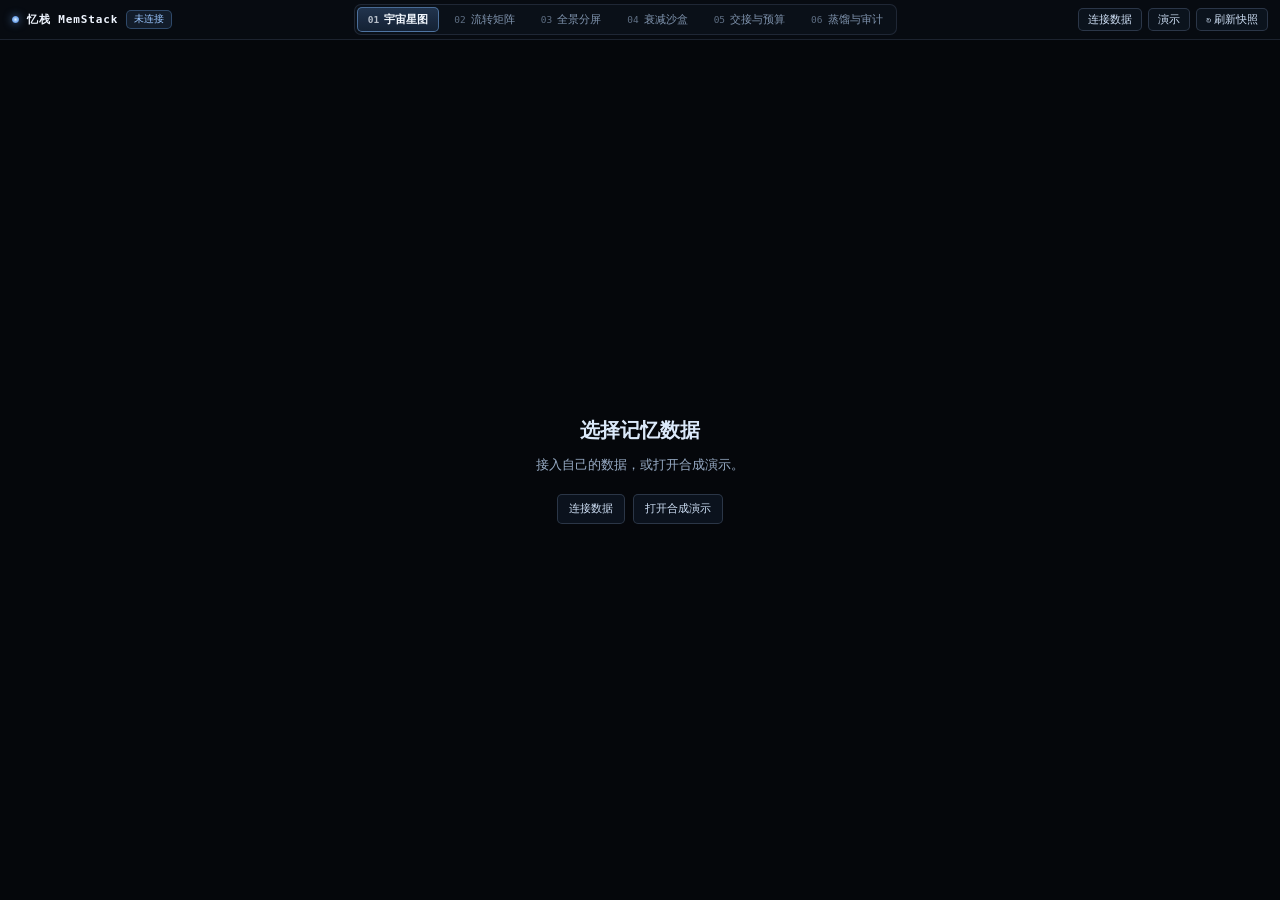
<file: desktop/web/index.html>
<!DOCTYPE html>
<html lang="zh-CN">
<head>
<meta http-equiv="Content-Security-Policy" content="default-src 'self'; script-src 'self' 'unsafe-inline'; style-src 'self' 'unsafe-inline'; img-src 'self' data:; connect-src 'none'; object-src 'none'; base-uri 'none'; form-action 'none'">
<meta charset="utf-8" />
<meta name="viewport" content="width=device-width, initial-scale=1.0" />
<title>忆栈 MemStack</title>
<link rel="icon" type="image/png" sizes="32x32" href="favicon.png" />
<link rel="icon" type="image/png" sizes="192x192" href="icon-192.png" />
<link rel="apple-touch-icon" sizes="512x512" href="icon-512.png" />
<meta name="theme-color" content="#0B1220" />
<style>
  * { box-sizing: border-box; margin: 0; padding: 0; }
  :root {
    --bg: #05070B;
    --bar: rgba(8, 12, 18, 0.94);
    --line: rgba(154, 182, 222, 0.14);
    --text: #EAF1FA;
    --muted: #7F93AD;
    --blue: #659BE6;
    --blue-hi: #9AC6FF;
    --ok: #64D4B4;
    --warn: #E4B56E;
    --err: #F08A95;
    --mono: "JetBrains Mono", "Cascadia Mono", Consolas, monospace;
    --sans: "PingFang SC", "Microsoft YaHei UI", "Segoe UI", sans-serif;
  }
  html, body {
    width: 100%; height: 100%; overflow: hidden;
    background: var(--bg); color: var(--text);
    font-family: var(--sans);
  }
  .shell {
    width: 100vw; height: 100vh;
    display: flex; flex-direction: column;
  }
  .nav {
    height: 40px; flex-shrink: 0;
    background: var(--bar);
    border-bottom: 1px solid var(--line);
    padding: 0 12px;
    display: flex; align-items: center; justify-content: space-between; gap: 10px;
    user-select: none;
  }
  .nav-l, .nav-c, .nav-r {
    display: flex; align-items: center; gap: 8px;
  }
  .nav-l { flex-shrink: 0; }
  .nav-r { flex-shrink: 0; }
  .orb {
    width: 7px; height: 7px; border-radius: 50%;
    background: radial-gradient(circle, #D8EEFF 0%, #659BE6 65%, rgba(101,155,230,0) 100%);
    box-shadow: 0 0 8px rgba(101,155,230,0.7);
  }
  .brand {
    font-family: var(--mono); font-size: 11px; font-weight: 700;
    letter-spacing: 0.08em; color: #EFF5FF; white-space: nowrap;
  }
  .pill-stat {
    font-family: var(--mono); font-size: 9.8px; color: var(--blue-hi);
    background: rgba(101, 155, 230, 0.12);
    border: 1px solid rgba(118, 178, 250, 0.30);
    border-radius: 5px; padding: 2px 7px; white-space: nowrap;
  }
  .tabs {
    display: flex; align-items: center; gap: 4px;
    background: rgba(12, 17, 26, 0.9);
    border: 1px solid var(--line); border-radius: 7px; padding: 2px;
    overflow-x: auto; max-width: 100%;
  }
  .tab {
    background: transparent; border: 1px solid transparent;
    color: var(--muted); font-family: var(--sans); font-size: 11px; font-weight: 500;
    padding: 4px 10px; border-radius: 5px; cursor: pointer;
    white-space: nowrap; transition: all .14s;
    display: flex; align-items: center; gap: 5px;
  }
  .tab:hover { color: #DCE8F8; background: rgba(101,155,230,0.08); }
  .tab.active {
    color: #F4F9FF; font-weight: 600;
    background: linear-gradient(180deg, rgba(101,155,230,0.26), rgba(74,126,204,0.16));
    border-color: rgba(130,188,255,0.48);
  }
  .tab .num { font-family: var(--mono); font-size: 9.5px; opacity: 0.72; }
  .btn-nav {
    background: rgba(13, 20, 32, 0.9);
    border: 1px solid rgba(154,182,222,0.22);
    color: #CFE0F6; font-family: var(--sans); font-size: 10.6px;
    padding: 3.5px 9px; border-radius: 5px; cursor: pointer;
    white-space: nowrap; transition: all .14s;
  }
  .btn-nav:hover { border-color: rgba(130,188,255,0.52); color: #FFF; }
  .btn-nav:disabled { opacity: 0.55; cursor: wait; }
  .lock-pill {
    font-family: var(--mono); font-size: 9.8px; color: var(--ok);
    background: rgba(82, 200, 168, 0.10);
    border: 1px solid rgba(82, 200, 168, 0.32);
    border-radius: 5px; padding: 2px 7px; white-space: nowrap;
  }
  .lock-pill.warn { color: var(--warn); background: rgba(228,181,110,0.10); border-color: rgba(228,181,110,0.34); }
  .lock-pill.err { color: var(--err); background: rgba(240,138,149,0.12); border-color: rgba(240,138,149,0.4); }
  .sched-txt {
    font-family: var(--mono); font-size: 9.8px; color: var(--muted); white-space: nowrap;
  }
  iframe#stage {
    flex: 1; width: 100%; border: 0; background: var(--bg); display: block;
  }
  @media (max-width: 1180px) {
    .sched-txt, .brand { display: none; }
    .tab { padding: 4px 7px; font-size: 10.5px; }
  }
</style>
<link rel="stylesheet" href="connection.css">
<link rel="stylesheet" href="button-feedback.css">
</head>
<body>
<div class="shell">
  <header class="nav">
    <div class="nav-l">
      <i class="orb"></i>
      <span class="brand">忆栈 MemStack</span>
      <span class="pill-stat" id="navTotal">未连接</span>
    </div>
    <nav class="tabs" id="navTabs">
      <button class="tab active" data-mod="m1"><span class="num">01</span>宇宙星图</button>
      <button class="tab" data-mod="m2"><span class="num">02</span>流转矩阵</button>
      <button class="tab" data-mod="m3"><span class="num">03</span>全景分屏</button>
      <button class="tab" data-mod="m4"><span class="num">04</span>衰减沙盒</button>
      <button class="tab" data-mod="m5"><span class="num">05</span>交接与预算</button>
      <button class="tab" data-mod="m6"><span class="num">06</span>蒸馏与审计</button>
    </nav>
    <div class="nav-r">
      <button class="btn-nav" id="btnSource">连接数据</button><button class="btn-nav" id="btnDemo">演示</button>
      <button class="btn-nav" id="btnRefresh">↻ 刷新快照</button>
      <button class="btn-nav" id="btnUndo" hidden>撤销写入</button>
      <span class="lock-pill" id="navLock">只读</span>
    </div>
  </header>
  <iframe id="stage" title="记忆可视化" hidden></iframe>
  <section id="workspaceEmpty" class="workspace-empty">
    <h1 id="emptyTitle">选择记忆数据</h1>
    <p id="emptyDetail">接入自己的数据，或打开合成演示。</p>
    <div class="source-actions">
      <button class="btn-nav" id="emptySource">连接数据</button>
      <button class="btn-nav" id="emptyDemo">打开合成演示</button>
    </div>
  </section>
</div>
<dialog class="source-dialog" id="sourceDialog" aria-labelledby="sourceTitle">
  <div class="source-head">
    <h2 id="sourceTitle">连接记忆数据</h2>
    <button class="btn-nav" id="sourceClose" aria-label="关闭">关闭</button>
  </div>
  <div class="source-types">
    <button class="btn-nav" id="pickFolder">选忆栈数据目录</button>
    <button class="btn-nav" id="pickFile">选 SQLite / JSONL</button>
    <button class="btn-nav" id="pickHttp">连接 HTTP 接口</button>
  </div>
  <div id="folderExtras" hidden>
    <button class="btn-nav" id="pickDsh">关联 DSH 会话目录</button>
    <button class="btn-nav" id="pickVault">关联 Vault 笔记库</button>
    <button class="btn-nav" id="toggleWrite">启用本机写入</button>
  </div>
  <form id="urlForm" hidden>
    <label>接口基础地址 <input type="url" id="httpUrl" placeholder="http://127.0.0.1:8787" required></label>
    <div><button class="btn-nav" type="submit">连接</button></div>
  </form>
  <form id="mapForm" hidden>
    <p id="fileName"></p>
    <label id="tableLabel">数据表 <select id="tableSelect"></select></label>
    <div class="fields-grid">
      <label>内容字段 <input id="map-content" data-field="content" list="fields" required></label>
      <label>强度字段 <input id="map-strength" data-field="strength" list="fields"></label>
      <label>时间字段 <input id="map-time" data-field="time" list="fields"></label>
      <label>分组 / 池字段 <input id="map-pool" data-field="pool" list="fields"></label>
      <label>实体标签字段 <input id="map-entities" data-field="entities" list="fields"></label>
    </div>
    <datalist id="fields"></datalist>
    <div><button class="btn-nav" type="submit">连接</button></div>
  </form>
  <p id="sourceError" role="status"></p>
  <button class="btn-nav" id="disconnect">断开当前连接</button>
</dialog>
<script src="projection.js"></script>
<script src="lab-runtime.js"></script>
<script src="desktop.js"></script>
</body>
</html>
</file>
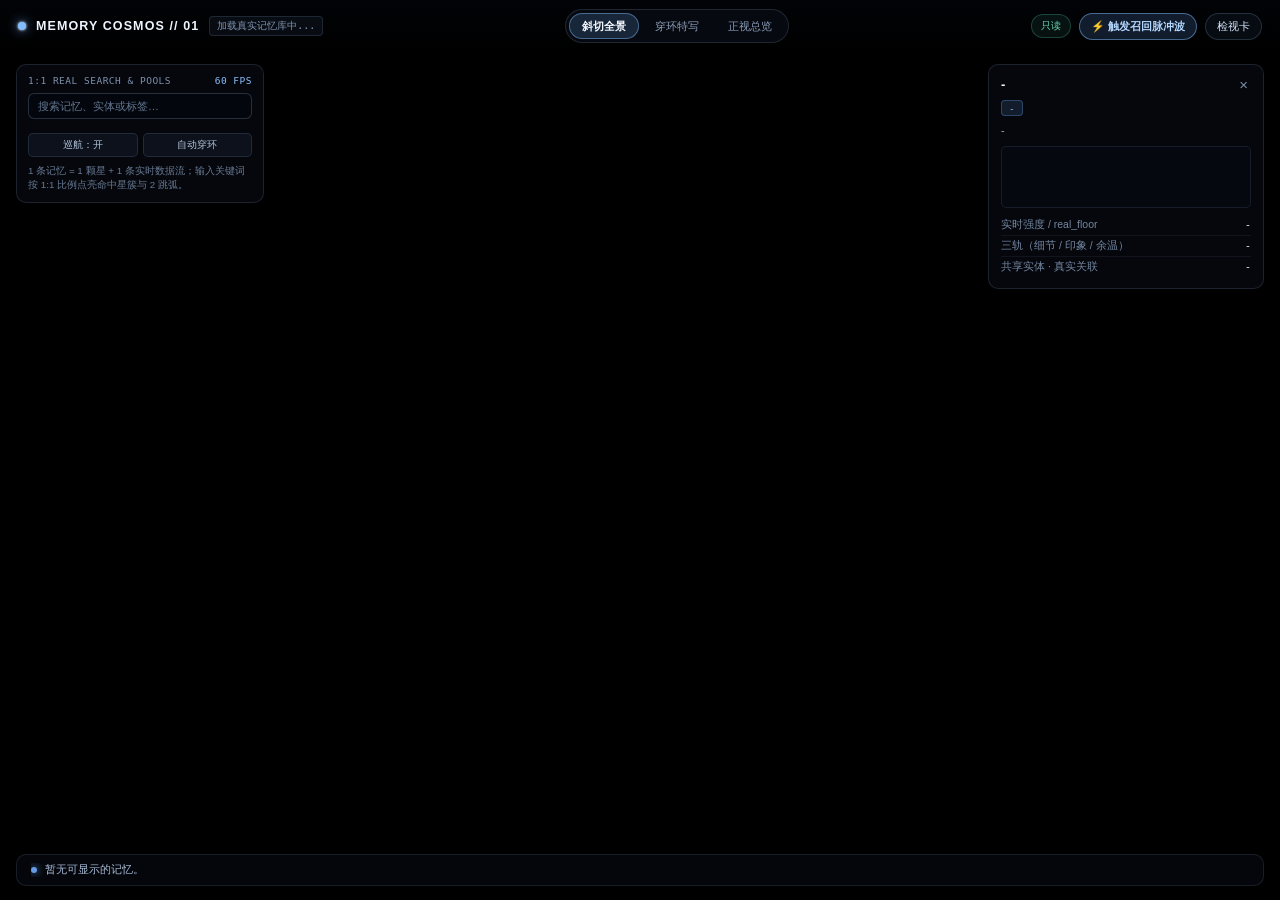
<file: desktop/web/m1.html>
<!DOCTYPE html>
<html lang="zh-CN">
<head>
<meta http-equiv="Content-Security-Policy" content="default-src 'self'; script-src 'self' 'unsafe-inline'; style-src 'self' 'unsafe-inline'; img-src 'self' data:; connect-src 'none'; object-src 'none'; base-uri 'none'; form-action 'none'">
<meta charset="UTF-8" />
<meta name="viewport" content="width=device-width, initial-scale=1.0" />
<title>MEMORY COSMOS · 模块 01 电影级 GPU 机械星环神经宇宙</title>
<style>
  * { box-sizing: border-box; margin: 0; padding: 0; }
  html, body {
    width: 100%; height: 100%; overflow: hidden;
    background: #020306; color: #E4ECF8;
    font-family: -apple-system, BlinkMacSystemFont, "Segoe UI", "PingFang SC", "Microsoft YaHei", sans-serif;
    user-select: none;
  }
  #stage { position: fixed; inset: 0; }
  #stage canvas { position: absolute; inset: 0; width: 100%; height: 100%; display: block; }
  #hudCanvas { cursor: grab; z-index: 4; }
  #hudCanvas.dragging { cursor: grabbing; }

  /* Ultra-sleek floating cinema HUD (never suffocates the 3D megastructure) */
  .top-hud {
    position: fixed; top: 0; left: 0; right: 0; height: 52px; z-index: 12;
    display: flex; align-items: center; justify-content: space-between;
    padding: 0 18px; pointer-events: none;
    background: linear-gradient(180deg, rgba(2,4,8,0.82) 0%, rgba(2,4,8,0) 100%);
  }
  .top-hud > * { pointer-events: auto; }
  .brand { display: flex; align-items: center; gap: 10px; }
  .orb {
    width: 8px; height: 8px; border-radius: 50%; background: #82BEFF;
    box-shadow: 0 0 12px #659BE6, 0 0 3px #FFF;
  }
  .b-title { font-size: 12.5px; font-weight: 700; letter-spacing: 1.1px; color: #EFF5FF; }
  .b-meta {
    font-family: "JetBrains Mono", Consolas, monospace; font-size: 10px; color: #7F93B0;
    padding: 2px 7px; border-radius: 4px;
    background: rgba(12, 17, 26, 0.72); border: 1px solid rgba(148,178,216,0.16);
  }

  .cam-pills {
    display: inline-flex; gap: 3px; padding: 3px; border-radius: 999px;
    background: rgba(8, 12, 20, 0.78); border: 1px solid rgba(148,178,216,0.18);
    backdrop-filter: blur(10px);
  }
  .cam-btn {
    background: transparent; border: 1px solid transparent; color: #8A9DB8;
    font-size: 11px; padding: 4.5px 12px; border-radius: 999px; cursor: pointer;
    transition: all .16s ease; font-family: inherit;
  }
  .cam-btn:hover { color: #E4EEF9; }
  .cam-btn.active {
    background: rgba(101, 155, 230, 0.20); border-color: rgba(130, 188, 255, 0.45);
    color: #F4F9FF; font-weight: 600;
  }

  .top-actions { display: flex; align-items: center; gap: 8px; }
  .hud-btn {
    background: rgba(10, 15, 24, 0.78); border: 1px solid rgba(148,178,216,0.22);
    color: #CFE0F5; font-size: 11px; padding: 5px 11px; border-radius: 999px;
    cursor: pointer; backdrop-filter: blur(10px); transition: all .15s; font-family: inherit;
  }
  .hud-btn:hover { border-color: rgba(130,188,255,0.6); color: #FFF; background: rgba(20, 34, 56, 0.85); }
  .hud-btn.pri {
    background: rgba(96, 154, 235, 0.18); border-color: rgba(130,188,255,0.48);
    color: #B4D7FF; font-weight: 600;
  }
  .ro-badge {
    font-family: "JetBrains Mono", Consolas, monospace; font-size: 10px; color: #67D6B8;
    padding: 4px 9px; border-radius: 999px;
    background: rgba(78, 196, 168, 0.09); border: 1px solid rgba(78, 196, 168, 0.28);
  }

  /* Left Slim Entity / Pool Filter + Live 3D Search Rail */
  .left-rail {
    position: fixed; left: 16px; top: 64px; z-index: 10; width: 248px;
    background: rgba(7, 10, 16, 0.78); border: 1px solid rgba(148,178,216,0.16);
    border-radius: 10px; padding: 10px 11px; backdrop-filter: blur(12px);
    display: flex; flex-direction: column; gap: 7px;
  }
  .search-wrap { position: relative; display: flex; align-items: center; }
  .search-inp {
    width: 100%; background: rgba(4, 7, 13, 0.90); border: 1px solid rgba(148,178,216,0.24);
    border-radius: 6px; color: #EDF4FF; font-size: 11px; padding: 6px 26px 6px 9px;
    outline: none; font-family: inherit; transition: border-color .14s;
  }
  .search-inp:focus { border-color: rgba(130, 188, 255, 0.68); box-shadow: 0 0 0 2px rgba(101,155,230,0.16); }
  .search-inp::placeholder { color: #647792; }
  .search-clr {
    position: absolute; right: 6px; background: none; border: none; color: #7C90AB;
    font-size: 13px; cursor: pointer; display: none; padding: 0 3px;
  }
  .search-clr.show { display: block; }
  .search-clr:hover { color: #FFF; }
  .search-res {
    display: none; flex-direction: column; gap: 3px; max-height: 185px; overflow-y: auto;
    padding-top: 2px; border-top: 1px solid rgba(148,178,216,0.10);
  }
  .search-res.show { display: flex; }
  .sr-item {
    display: flex; justify-content: space-between; align-items: center; gap: 6px;
    padding: 5px 7px; border-radius: 5px; cursor: pointer;
    background: rgba(14, 21, 34, 0.65); border: 1px solid transparent;
    transition: all .12s;
  }
  .sr-item:hover, .sr-item.active {
    background: rgba(101, 155, 230, 0.18); border-color: rgba(130, 188, 255, 0.45);
  }
  .sr-t { font-size: 11px; color: #E8F1FD; white-space: nowrap; overflow: hidden; text-overflow: ellipsis; }
  .sr-m { font-family: "JetBrains Mono", Consolas, monospace; font-size: 9.5px; color: #8AC2FF; flex-shrink: 0; }
  .sr-empty { font-size: 10.5px; color: #6E819B; padding: 6px 4px; text-align: center; }
  .rail-head {
    display: flex; justify-content: space-between; align-items: center;
    font-family: "JetBrains Mono", Consolas, monospace; font-size: 9.5px; color: #7E92AE; letter-spacing: 0.5px;
  }
  .chip-row { display: flex; flex-wrap: wrap; gap: 4px; }
  .chip {
    font-size: 10px; padding: 2.5px 7px; border-radius: 99px; cursor: pointer;
    background: rgba(148,178,216,0.07); border: 1px solid rgba(148,178,216,0.15);
    color: #A4B5CC; transition: all .14s;
  }
  .chip:hover, .chip.active {
    background: rgba(101,155,230,0.22); border-color: rgba(130,188,255,0.52); color: #F2F7FF;
  }
  .mini-ctrl { display: flex; gap: 5px; }
  .mini-ctrl button {
    flex: 1; background: rgba(14,20,32,0.8); border: 1px solid rgba(148,178,216,0.16);
    color: #B4C5DC; font-size: 10px; padding: 4px 0; border-radius: 5px; cursor: pointer; font-family: inherit;
  }
  .mini-ctrl button:hover { border-color: rgba(130,188,255,0.48); color: #FFF; }
  .hint-txt { font-size: 9.8px; color: #687A94; line-height: 1.42; }

  /* Right Selected Memory Card (Compact & Closable) */
  .right-card {
    position: fixed; right: 16px; top: 64px; z-index: 10; width: 276px;
    background: rgba(7, 10, 16, 0.78); border: 1px solid rgba(148,178,216,0.16);
    border-radius: 10px; padding: 11px 12px; backdrop-filter: blur(12px);
    display: flex; flex-direction: column; gap: 7px; transition: opacity .2s, transform .2s;
  }
  .right-card.hidden { opacity: 0; pointer-events: none; transform: translateX(16px); }
  .rc-top { display: flex; justify-content: space-between; align-items: center; }
  .rc-title { font-size: 13px; font-weight: 600; color: #F3F8FF; }
  .rc-close { background: none; border: none; color: #7C8FA8; font-size: 15px; cursor: pointer; padding: 0 3px; }
  .rc-close:hover { color: #FFF; }
  .rc-badge {
    display: inline-block; font-family: "JetBrains Mono", Consolas, monospace; font-size: 9.5px;
    color: #8FC4FF; background: rgba(101,155,230,0.14); border: 1px solid rgba(101,155,230,0.34);
    padding: 1.5px 7px; border-radius: 4px; width: fit-content;
  }
  .rc-desc { font-size: 10.8px; color: #9FB0C8; line-height: 1.48; }
  .rc-kv { display: flex; justify-content: space-between; font-size: 10.5px; padding: 3px 0; border-bottom: 1px solid rgba(148,178,216,0.08); }
  .rc-kv:last-child { border-bottom: none; }
  .rc-kv span:first-child { color: #7487A2; }
  .rc-kv span:last-child { font-family: "JetBrains Mono", Consolas, monospace; color: #E2EEFC; }

  /* Ultra-slim bottom cinema telemetry strip */
  .bot-strip {
    position: fixed; left: 16px; right: 16px; bottom: 14px; z-index: 10;
    background: rgba(6, 9, 15, 0.76); border: 1px solid rgba(148,178,216,0.14);
    border-radius: 10px; padding: 8px 14px; backdrop-filter: blur(10px);
    display: flex; align-items: center; justify-content: space-between; gap: 16px;
    font-family: "JetBrains Mono", Consolas, monospace; font-size: 10.5px;
  }
  .bot-stream { display: flex; align-items: center; gap: 8px; color: #A8BCD6; overflow: hidden; white-space: nowrap; }
  .live-dot { width: 6px; height: 6px; border-radius: 50%; background: #659BE6; box-shadow: 0 0 8px #659BE6; flex-shrink: 0; }
  .bot-metrics { display: flex; align-items: center; gap: 14px; flex-shrink: 0; }
  .bm { color: #7A8DA8; }
  .bm strong { color: #EAF2FF; font-weight: 600; margin-left: 4px; }
  .bm.hi strong { color: #8AC2FF; }

  #tip {
    position: fixed; pointer-events: none; z-index: 20;
    background: rgba(7, 11, 18, 0.92); border: 1px solid rgba(120,180,255,0.45);
    border-radius: 6px; padding: 5px 9px; font-size: 11px; color: #EDF4FF;
    display: none; backdrop-filter: blur(6px);
  }
</style>
</head>
<body>
<div id="stage">
  <canvas id="glCanvas"></canvas>
  <canvas id="hudCanvas"></canvas>
</div>

<div class="top-hud">
  <div class="brand">
    <i class="orb"></i>
    <span class="b-title">MEMORY COSMOS // 01</span>
    <span class="b-meta" id="topMeta">加载真实记忆库中...</span>
  </div>

  <div class="cam-pills" id="camPills">
    <button class="cam-btn active" data-cam="wide">斜切全景</button>
    <button class="cam-btn" data-cam="close">穿环特写</button>
    <button class="cam-btn" data-cam="top">正视总览</button>
  </div>

  <div class="top-actions">
    <span class="ro-badge">只读</span>
    <button class="hud-btn pri" id="btnRecall">⚡ 触发召回脉冲波</button>
    <button class="hud-btn" id="btnToggleCard">检视卡</button>
  </div>
</div>

<div class="left-rail">
  <div class="rail-head"><span>1:1 REAL SEARCH &amp; POOLS</span><span style="color:#8AC2FF" id="fpsOut">60 FPS</span></div>
  <div class="search-wrap">
    <input class="search-inp" id="searchInp" placeholder="搜索记忆、实体或标签…" aria-label="搜索记忆、实体或标签" autocomplete="off" />
    <button class="search-clr" id="searchClr" title="清空 (Esc)">×</button>
  </div>
  <div class="search-res" id="searchRes"></div>
  <div class="chip-row" id="poolChips"></div>
  <div class="mini-ctrl">
    <button id="btnOrbit">巡航：开</button>
    <button id="btnFly">自动穿环</button>
  </div>
  <div class="hint-txt" id="hintTxt">1 条记忆 = 1 颗星 + 1 条实时数据流；输入关键词按 1:1 比例点亮命中星簇与 2 跳弧。</div>
</div>

<div class="right-card" id="rightCard">
  <div class="rc-top">
    <span class="rc-title" id="rcTitle">-</span>
    <button class="rc-close" id="rcClose" title="收起以全屏欣赏">×</button>
  </div>
  <span class="rc-badge" id="rcBadge">-</span>
  <div class="rc-desc" id="rcDesc">-</div>
  <canvas id="miniCurve" height="62" style="width:100%;height:62px;border-radius:5px;background:#05080F;border:1px solid rgba(148,178,216,0.12)"></canvas>
  <div>
    <div class="rc-kv"><span>实时强度 / real_floor</span><span id="rcFloor">-</span></div>
    <div class="rc-kv"><span>三轨（细节 / 印象 / 余温）</span><span id="rcTri">-</span></div>
    <div class="rc-kv"><span>共享实体 · 真实关联</span><span id="rcEnt">-</span></div>
  </div>
</div>

<div class="bot-strip">
  <div class="bot-stream">
    <i class="live-dot"></i>
    <span id="liveFeed">正在载入记忆快照…</span>
  </div>
  <div class="bot-metrics" id="botMetrics"></div>
</div>

<div id="tip"></div>

<script src="gemini-data.js"></script>
<script src="m1-live.js"></script>
<script>
(function(){
  const glCanvas = document.getElementById('glCanvas');
  const hudCanvas = document.getElementById('hudCanvas');
  const hud = hudCanvas.getContext('2d');
  const tip = document.getElementById('tip');
  let W = 0, H = 0, DPR = Math.min(2, window.devicePixelRatio || 1);

  let seed = 2026112199;
  function rnd() { seed = (seed * 1664525 + 1013904223) >>> 0; return seed / 4294967296; }

  // ===== 4x4 MATRIX MATH (WITH CAMERA ROLL FOR DIAGONAL FRAMING) =====
  function mat4Perspective(fovRad, aspect, near, far) {
    const f = 1.0 / Math.tan(fovRad * 0.5), nf = 1.0 / (near - far);
    return new Float32Array([f/aspect,0,0,0, 0,f,0,0, 0,0,(far+near)*nf,-1, 0,0,2*far*near*nf,0]);
  }
  function mat4LookAt(eye, target, up) {
    let zx=eye[0]-target[0], zy=eye[1]-target[1], zz=eye[2]-target[2];
    let zl=Math.hypot(zx,zy,zz)||1; zx/=zl; zy/=zl; zz/=zl;
    let xx=up[1]*zz-up[2]*zy, xy=up[2]*zx-up[0]*zz, xz=up[0]*zy-up[1]*zx;
    let xl=Math.hypot(xx,xy,xz)||1; xx/=xl; xy/=xl; xz/=xl;
    let yx=zy*xz-zz*xy, yy=zz*xx-zx*xz, yz=zx*xy-zy*xx;
    return new Float32Array([
      xx,yx,zx,0, xy,yy,zy,0, xz,yz,zz,0,
      -(xx*eye[0]+xy*eye[1]+xz*eye[2]),
      -(yx*eye[0]+yy*eye[1]+yz*eye[2]),
      -(zx*eye[0]+zy*eye[1]+zz*eye[2]), 1
    ]);
  }
  function mat4Mul(a, b) {
    const o = new Float32Array(16);
    for (let i=0;i<4;i++) for (let j=0;j<4;j++) o[j*4+i]=a[i]*b[j*4]+a[4+i]*b[j*4+1]+a[8+i]*b[j*4+2]+a[12+i]*b[j*4+3];
    return o;
  }

  // ===== CAMERA PRESETS (WIDE DIAGONAL & FLY-THROUGH CLOSE-UP) =====
  const CAM_PRESETS = {
    wide:  { yaw: 0.42, pitch: 0.62, dist: 3.15, roll: 0.46, tx: 0.14, ty: -0.06, tz: 0.0 },
    close: { yaw: 0.18, pitch: 0.24, dist: 1.88, roll: 0.34, tx: 0.46, ty: 0.04,  tz: 0.25 },
    top:   { yaw: 0.00, pitch: 1.05, dist: 4.15, roll: 0.00, tx: 0.00, ty: 0.00,  tz: 0.0 }
  };
  const urlCam = new URLSearchParams(location.search).get('cam');
  const initKey = (urlCam && CAM_PRESETS[urlCam]) ? urlCam : 'wide';
  const cam = { ...CAM_PRESETS[initKey], tyaw: CAM_PRESETS[initKey].yaw, tpitch: CAM_PRESETS[initKey].pitch, tdist: CAM_PRESETS[initKey].dist, troll: CAM_PRESETS[initKey].roll, ttx: CAM_PRESETS[initKey].tx, tty: CAM_PRESETS[initKey].ty, ttz: CAM_PRESETS[initKey].tz };
  let autoOrbit = true, autoFly = false, dragging = false, focusPool = -1, burst = 0, burstPhase = 0;

  // ===== WEBGL INITIALIZATION =====
  const gl = glCanvas.getContext('webgl', { alpha: false, antialias: false, powerPreference: 'high-performance' });
  if (!gl) {
    document.getElementById('topMeta').textContent = '当前设备无法渲染 WebGL，可使用流转矩阵。';
    return;
  }
  function compile(type, src) {
    const s = gl.createShader(type);
    gl.shaderSource(s, src); gl.compileShader(s);
    if (!gl.getShaderParameter(s, gl.COMPILE_STATUS)) console.error('SHADER:', gl.getShaderInfoLog(s));
    return s;
  }
  function makeProg(vs, fs) {
    const p = gl.createProgram();
    gl.attachShader(p, compile(gl.VERTEX_SHADER, vs));
    gl.attachShader(p, compile(gl.FRAGMENT_SHADER, fs));
    gl.linkProgram(p);
    if (!gl.getProgramParameter(p, gl.LINK_STATUS)) console.error('LINK:', gl.getProgramInfoLog(p));
    return p;
  }

  // ---- SHADER A: 3D MECHANICAL RING BLOCKS (ZERO pow() NaN-SAFE D3D11/NVIDIA!) ----
  const RING_VS = `
    precision highp float;
    attribute vec3 aPos;
    attribute vec3 aCol;
    attribute float aPhase;
    attribute float aBright;
    uniform mat4 uMVP;
    uniform float uTime;
    uniform float uBurst;
    varying vec3 vCol;
    varying float vAlpha;
    void main() {
      float ang = uTime * (aPhase >= 0.0 ? 0.032 : -0.022);
      float c = cos(ang), s = sin(ang);
      vec3 p = vec3(aPos.x * c - aPos.z * s, aPos.y, aPos.x * s + aPos.z * c);
      gl_Position = uMVP * vec4(p, 1.0);
      float wave = 0.65 + 0.35 * sin(abs(aPhase) * 6.2831 - uTime * 2.2);
      float s0 = max(0.0, sin(abs(aPhase) * 2.0 - uTime * 1.15));
      float s2 = s0 * s0; float s4 = s2 * s2; float scan = s4 * s4 * s4;
      vCol = aCol * (0.9 + 0.55 * scan + uBurst * 0.45);
      vAlpha = clamp(aBright * (0.72 + 0.28 * wave + scan * 0.65), 0.0, 1.0);
    }
  `;
  const RING_FS = `
    precision highp float;
    varying vec3 vCol;
    varying float vAlpha;
    void main() {
      gl_FragColor = vec4(vCol * vAlpha, vAlpha);
    }
  `;

  // ---- SHADER B: POLYCHROMATIC SYNAPTIC FILAMENTS (NaN-SAFE) ----
  const WEB_VS = `
    precision highp float;
    attribute vec3 aPos;
    attribute vec3 aCol;
    attribute float aAlong;
    attribute float aSeed;
    attribute float aPool;
    uniform mat4 uMVP;
    uniform float uTime;
    uniform float uFocusPool;
    uniform float uBurst;
    uniform float uDim;
    varying vec3 vCol;
    varying float vAlong;
    varying float vSeed;
    varying float vAlpha;
    void main() {
      float rot = uTime * 0.018;
      float c = cos(rot), s = sin(rot);
      vec3 p = vec3(aPos.x * c - aPos.z * s, aPos.y, aPos.x * s + aPos.z * c);
      p.y += sin(p.x * 3.5 + uTime * 0.8 + aSeed * 6.28) * 0.008;
      gl_Position = uMVP * vec4(p, 1.0);
      float fBoost = (uFocusPool < -0.5) ? 1.0 : ((abs(aPool - uFocusPool) < 0.3) ? 2.1 : 0.14);
      vCol = aCol * (1.0 + uBurst * 0.45);
      vAlong = aAlong;
      vSeed = aSeed;
      vAlpha = fBoost * uDim;
    }
  `;
  const WEB_FS = `
    precision highp float;
    uniform float uTime;
    uniform float uBurst;
    uniform float uDensity;
    varying vec3 vCol;
    varying float vAlong;
    varying float vSeed;
    varying float vAlpha;
    void main() {
      float pulsePos = fract(uTime * (0.18 + vSeed * 0.25) + vSeed * 7.3);
      float k = max(0.0, 1.0 - abs(vAlong - pulsePos) * 6.5);
      float k2 = k * k;
      float spark = k2 * k2;
      float base = (0.076 + spark * (0.33 + uBurst * 0.36)) * uDensity;
      vec3 col = mix(vCol, vec3(0.92, 0.97, 1.0), spark * 0.56);
      gl_FragColor = vec4(col * base * vAlpha, base * vAlpha);
    }
  `;

  // ---- SHADER C: 1:1 REAL MEMORY COMET DATA-FLOW STREAKS (NaN-SAFE) ----
  const COMET_VS = `
    precision highp float;
    attribute vec3 aStart;
    attribute vec3 aDir;
    attribute vec3 aCol;
    attribute float aEnd;
    attribute float aSeed;
    attribute float aPool;
    attribute float aMatch;
    uniform mat4 uMVP;
    uniform float uTime;
    uniform float uFocusPool;
    uniform float uBurst;
    uniform float uBurstPhase;
    uniform float uSearchActive;
    varying vec3 vCol;
    varying float vEnd;
    varying float vFade;
    void main() {
      float poolHit = (uFocusPool < -0.5) ? 1.0 : ((abs(aPool - uFocusPool) < 0.3) ? 1.35 : 0.08);
      float mBoost = (uSearchActive > 0.5) ? ((aMatch > 0.5) ? 1.45 : 0.06) : 1.0;
      float spd = (0.22 + aSeed * 0.36) * ((aMatch > 0.5 && uSearchActive > 0.5) ? 1.25 : 1.0);
      float life = fract(aSeed * 13.7 + uTime * spd + uBurstPhase * (0.35 + aSeed * 0.55));
      float len = 0.18 + aSeed * 0.24;
      float uPos = mix(max(0.0, life - len), life, aEnd);
      vec3 p = aStart + aDir * uPos;
      float rot = uTime * 0.018;
      float c = cos(rot), s = sin(rot);
      p = vec3(p.x * c - p.z * s, p.y, p.x * s + p.z * c);
      gl_Position = uMVP * vec4(p, 1.0);
      vCol = mix(aCol, vec3(1.0, 0.99, 1.0), aEnd * 0.88);
      vEnd = aEnd;
      vFade = max(0.0, sin(life * 3.14159)) * poolHit * mBoost;
    }
  `;
  const COMET_FS = `
    precision highp float;
    varying vec3 vCol;
    varying float vEnd;
    varying float vFade;
    void main() {
      float e = clamp(vEnd, 0.0, 1.0);
      float a = (e * e) * clamp(vFade, 0.0, 1.28) * 0.86;
      gl_FragColor = vec4(vCol * a * 1.28, a);
    }
  `;

  // ---- SHADER C2: INCOMING NEW-STAR DATA-FLOW STREAMS (REUSES EXACT COMET_FS!) ----
  const ARR_VS = `
    precision highp float;
    attribute vec3 aPos;
    attribute vec3 aCol;
    attribute float aEnd;
    attribute float aFade;
    uniform mat4 uMVP;
    uniform float uTime;
    varying vec3 vCol;
    varying float vEnd;
    varying float vFade;
    void main() {
      float rot = uTime * 0.018;
      float c = cos(rot), s = sin(rot);
      vec3 p = vec3(aPos.x * c - aPos.z * s, aPos.y, aPos.x * s + aPos.z * c);
      gl_Position = uMVP * vec4(p, 1.0);
      vCol = mix(aCol, vec3(1.0, 0.99, 1.0), aEnd * 0.88);
      vEnd = aEnd;
      vFade = aFade;
    }
  `;

  // ---- SHADER D: 1:1 REAL MEMORY STARS + DEEP COSMOS BACKDROP (NaN-SAFE) ----
  const STAR_VS = `
    precision highp float;
    attribute vec3 aPos;
    attribute vec3 aCol;
    attribute float aSize;
    attribute float aSeed;
    attribute float aPool;
    attribute float aMatch;
    uniform mat4 uMVP;
    uniform float uTime;
    uniform float uDpr;
    uniform float uFocusPool;
    uniform float uBurst;
    uniform float uDim;
    uniform float uSearchActive;
    varying vec3 vCol;
    varying float vAlpha;
    void main() {
      float rot = uTime * (aPool > 4.5 ? 0.004 : 0.018);
      float c = cos(rot), s = sin(rot);
      vec3 p = vec3(aPos.x * c - aPos.z * s, aPos.y, aPos.x * s + aPos.z * c);
      vec4 clip = uMVP * vec4(p, 1.0);
      gl_Position = clip;
      float depth = clamp(4.2 / max(0.7, clip.w), 0.35, 2.4);
      float tw = 0.78 + 0.22 * sin(uTime * (1.8 + aSeed * 3.0) + aSeed * 25.0);
      float isHit = (uSearchActive > 0.5 && aPool < 4.5) ? ((aMatch > 0.5) ? 1.75 : 0.16) : 1.0;
      gl_PointSize = clamp(aSize * depth * uDpr * ((aMatch > 0.5 && uSearchActive > 0.5 && aPool < 4.5) ? 1.45 : 1.0), 1.0, 16.0);
      float fBoost = (uFocusPool < -0.5 || aPool > 4.5) ? 1.0 : ((abs(aPool - uFocusPool) < 0.3) ? 1.65 : 0.10);
      vCol = aCol * (1.0 + uBurst * 0.32);
      float baseA = (aPool > 4.5) ? (0.14 + 0.32 * aSeed) : (0.42 + 0.52 * aSeed);
      vAlpha = clamp(baseA * tw * fBoost * isHit * (aPool > 4.5 ? 1.0 : mix(uDim, 1.0, aMatch)), 0.0, 1.0);
    }
  `;
  const STAR_FS = `
    precision highp float;
    varying vec3 vCol;
    varying float vAlpha;
    void main() {
      vec2 uv = gl_PointCoord - 0.5;
      float d = length(uv) * 2.0;
      if (d > 1.0) discard;
      float core = exp(-d * d * 18.0);
      float h = max(0.0, 1.0 - d);
      float halo = h * h * h * 0.32;
      float I = core + halo;
      vec3 col = mix(vCol, vec3(1.0), core * 0.45);
      gl_FragColor = vec4(col * I * vAlpha, I * vAlpha);
    }
  `;

  // ---- SHADER E: DUAL-SCALE MULTI-PASS HDR BLOOM + ACES FILMIC COMPOSITE ----
  const QUAD_VS = `attribute vec2 aPos; varying vec2 vUv; void main(){ vUv=aPos*0.5+0.5; gl_Position=vec4(aPos,0.0,1.0); }`;
  const BRIGHT_FS = `
    precision highp float;
    uniform sampler2D uTex; varying vec2 vUv;
    void main() {
      vec3 c = texture2D(uTex, vUv).rgb;
      float lum = dot(c, vec3(0.2126, 0.7152, 0.0722));
      float s = smoothstep(0.22, 0.88, lum);
      gl_FragColor = vec4(c * s * 1.04, 1.0);
    }
  `;
  const BLUR_FS = `
    precision highp float;
    uniform sampler2D uTex; uniform vec2 uDir; varying vec2 vUv;
    void main() {
      vec3 sum = texture2D(uTex, vUv).rgb * 0.227027;
      sum += texture2D(uTex, vUv + uDir * 1.384615).rgb * 0.316216;
      sum += texture2D(uTex, vUv - uDir * 1.384615).rgb * 0.316216;
      sum += texture2D(uTex, vUv + uDir * 3.230769).rgb * 0.070270;
      sum += texture2D(uTex, vUv - uDir * 3.230769).rgb * 0.070270;
      gl_FragColor = vec4(sum, 1.0);
    }
  `;
  const COMP_FS = `
    precision highp float;
    uniform sampler2D uScene;
    uniform sampler2D uBloomTight;
    uniform sampler2D uBloomWide;
    varying vec2 vUv;
    void main() {
      // Pure deep cosmos obsidian with whisper of dark space-blue depth
      vec2 d = (vUv - vec2(0.50, 0.48)) * vec2(1.45, 1.0);
      vec3 bg = mix(vec3(0.014, 0.022, 0.038), vec3(0.004, 0.006, 0.011), smoothstep(0.0, 0.95, length(d)));
      vec3 sc = texture2D(uScene, vUv).rgb;
      vec3 bt = texture2D(uBloomTight, vUv).rgb;
      vec3 bw = texture2D(uBloomWide, vUv).rgb;
      vec3 col = bg + sc * 0.97 + bt * 0.41 + bw * 0.36;
      // ACES Filmic tone mapping -> crisp highlights, rich deep-space saturation!
      col = (col * (2.51 * col + 0.03)) / (col * (2.43 * col + 0.59) + 0.14);
      gl_FragColor = vec4(clamp(col, 0.0, 1.0), 1.0);
    }
  `;

  // ===== BUILD ALL GPU GEOMETRY BUFFERS (1:1 REAL MEMORY COSMOS) =====
  let SNAP = window.MEMORY_SNAPSHOT;
  if (!SNAP || !Array.isArray(SNAP.items) || SNAP.items.length === 0) {
    document.getElementById('liveFeed').textContent = '暂无可显示的记忆。';
    return;
  }
  const connection = parent.m1Connection;
  const resumed = parent.m1Scene && parent.m1Scene.connection === connection ? parent.m1Scene.state : null;
  let scene = resumed ? M1Live.merge(resumed, SNAP) : M1Live.anchor(SNAP.items);
  if (parent.m1Connection === connection) parent.m1Scene = { connection, state: scene };
  let RAW_ITEMS = scene.items;
  let N_MEM = RAW_ITEMS.length;
  let arrivals = null;
  const POOL_COLS = [
    [0.40, 0.68, 1.00], // 0: Active L0/L1 electric starry blue
    [0.92, 0.68, 0.38], // 1: Short-term 3d warm golden amber
    [0.74, 0.44, 0.98], // 2: Intimate cosmic violet-rose
    [0.34, 0.86, 0.68], // 3: Schedule / Working emerald-teal
    [0.48, 0.62, 0.80]  // 4: Cold archive cool slate-blue
  ];
  const visPoolOf = m => {
    const a = m.appearance || m;
    return (a.sc === 1 || a.p === 4) ? 3 : (a.p === 0 ? 0 : a.p === 1 ? 1 : a.p === 2 ? 2 : 4);
  };
  let NODES = [], ANCHORS = [], searchActiveFlag = 0.0;

  let progRing, progWeb, progComet, progArrFlow, progStar, progBright, progBlur, progComp;
  let bufQuad, bufRingQuads, bufRingRails, bufWeb, bufComets, bufStars, bufStarMatch, bufCometMatch, bufArrLines, bufArrStars, bufArrStarMatch;
  let cntRingQuads = 0, cntRingRails = 0, cntWeb = 0, cntComets = 0, cntStars = 0;
  let fboScene, fboH1, fboH2, fboQ1, fboQ2;

  function makeFBO(w, h) {
    const tex = gl.createTexture();
    gl.bindTexture(gl.TEXTURE_2D, tex);
    gl.texImage2D(gl.TEXTURE_2D, 0, gl.RGBA, w, h, 0, gl.RGBA, gl.UNSIGNED_BYTE, null);
    gl.texParameteri(gl.TEXTURE_2D, gl.TEXTURE_MIN_FILTER, gl.LINEAR);
    gl.texParameteri(gl.TEXTURE_2D, gl.TEXTURE_MAG_FILTER, gl.LINEAR);
    gl.texParameteri(gl.TEXTURE_2D, gl.TEXTURE_WRAP_S, gl.CLAMP_TO_EDGE);
    gl.texParameteri(gl.TEXTURE_2D, gl.TEXTURE_WRAP_T, gl.CLAMP_TO_EDGE);
    const fbo = gl.createFramebuffer();
    gl.bindFramebuffer(gl.FRAMEBUFFER, fbo);
    gl.framebufferTexture2D(gl.FRAMEBUFFER, gl.COLOR_ATTACHMENT0, gl.TEXTURE_2D, tex, 0);
    const ok = gl.checkFramebufferStatus(gl.FRAMEBUFFER) === gl.FRAMEBUFFER_COMPLETE;
    gl.bindFramebuffer(gl.FRAMEBUFFER, null);
    return { fbo, tex, w, h, ok };
  }
  function rebuildFBOs() {
    if (!gl) return;
    [fboScene, fboH1, fboH2, fboQ1, fboQ2].forEach(f => { if (f) { gl.deleteFramebuffer(f.fbo); gl.deleteTexture(f.tex); } });
    const w = Math.max(64, glCanvas.width), h = Math.max(64, glCanvas.height);
    fboScene = makeFBO(w, h);
    fboH1 = makeFBO(Math.max(4, w>>1), Math.max(4, h>>1));
    fboH2 = makeFBO(Math.max(4, w>>1), Math.max(4, h>>1));
    fboQ1 = makeFBO(Math.max(4, w>>2), Math.max(4, h>>2));
    fboQ2 = makeFBO(Math.max(4, w>>2), Math.max(4, h>>2));
  }

  function buildGeometry() {
    seed = 2026112199;
    // 1. MONUMENTAL 3D MECHANICAL RING CHASSIS (3,600+ glowing 3D arc-block slabs across 7 concentric tiers + Y thickness!)
    const rq = [];
    const addArcQuad = (rIn, rOut, a0, a1, y, col, phase, bright) => {
      const c0=Math.cos(a0), s0=Math.sin(a0), c1=Math.cos(a1), s1=Math.sin(a1);
      const p00=[c0*rIn, y, s0*rIn], p01=[c0*rOut, y, s0*rOut];
      const p10=[c1*rIn, y, s1*rIn], p11=[c1*rOut, y, s1*rOut];
      const push = p => rq.push(p[0],p[1],p[2], col[0],col[1],col[2], phase, bright);
      push(p00); push(p01); push(p11);
      push(p00); push(p11); push(p10);
    };

    const ringTracks = [
      // rIn,   rOut,  count, yOff, dir, baseCol,                   density
      [1.37, 1.388, 380,  0.022,  1, [0.76, 0.88, 0.96], 0.86], // Innermost razor vernier ticks
      [1.398,1.434, 260,  0.008,  1, [0.54, 0.84, 0.94], 0.76], // Sleek cyan-silver segmented data blocks
      [1.442,1.464, 200, -0.020, -1, [0.85, 0.75, 0.58], 0.54], // Subtle champagne-amber counter-ring
      [1.476,1.516, 300,  0.028,  1, [0.68, 0.82, 0.92], 0.80], // Main dense telemetry ledger array
      [1.524,1.548, 280, -0.026, -1, [0.46, 0.74, 0.88], 0.68], // Lower depth parallel cyan blocks
      [1.564,1.608, 220,  0.006,  1, [0.78, 0.86, 0.94], 0.72], // Outer structural armor segments
      [1.622,1.652, 340, -0.012, -1, [0.42, 0.58, 0.74], 0.56], // Outer staggered fin ticks
      [1.668,1.694, 180,  0.036,  1, [0.55, 0.76, 0.88], 0.44]  // Elevated upper crown ticks
    ];
    ringTracks.forEach(([rIn, rOut, count, yOff, dir, col, dens]) => {
      const step = (Math.PI * 2) / count;
      for (let i = 0; i < count; i++) {
        const a = i * step;
        // Honest "历史缺测" darkened gap sector around angle 3.7..4.25 rad
        const inMissing = (a > 3.75 && a < 4.22);
        if (inMissing && rnd() > 0.22) continue;
        if (rnd() > dens) continue;
        const fillFrac = (i % 8 === 0) ? 0.78 : (0.28 + rnd() * 0.46);
        const isNow = (a > 0.62 && a < 0.70);
        const c = isNow ? [1.0, 0.90, 0.70] : [col[0]*(0.8+rnd()*0.35), col[1]*(0.8+rnd()*0.35), col[2]*(0.85+rnd()*0.25)];
        const br = isNow ? 1.0 : inMissing ? 0.14 : (0.22 + rnd() * 0.70);
        addArcQuad(rIn, rOut, a, a + step * fillFrac, yOff, c, dir * (i / count), br);
        // Mirror slight bottom thickness for real 3D parallax in close-up!
        if (i % 3 === 0) {
          addArcQuad(rIn + 0.005, rOut - 0.005, a, a + step * fillFrac, yOff - 0.045, [c[0]*0.55, c[1]*0.65, c[2]*0.78], dir * (i / count), br * 0.48);
        }
      }
    });
    cntRingQuads = rq.length / 8;
    if (!bufRingQuads) bufRingQuads = gl.createBuffer();
    gl.bindBuffer(gl.ARRAY_BUFFER, bufRingQuads);
    gl.bufferData(gl.ARRAY_BUFFER, new Float32Array(rq), gl.STATIC_DRAW);

    // 2. RAZOR-CRISP CONCENTRIC STRUCTURAL RAILS + RADIAL CROSS-STRUTS (gl.LINES)
    const rr = [];
    const addRailCircle = (rad, y, col, br, segs = 220) => {
      for (let i = 0; i < segs; i++) {
        const a0 = (i / segs) * Math.PI * 2, a1 = ((i + 1) / segs) * Math.PI * 2;
        const miss = (a0 > 3.75 && a0 < 4.22) ? 0.22 : 1.0;
        rr.push(Math.cos(a0)*rad, y, Math.sin(a0)*rad, col[0],col[1],col[2], i/segs, br*miss,
                Math.cos(a1)*rad, y, Math.sin(a1)*rad, col[0],col[1],col[2], (i+1)/segs, br*miss);
      }
    };
    [
      [1.362,  0.022, [0.82, 0.92, 1.00], 0.72],
      [1.394,  0.008, [0.60, 0.85, 0.95], 0.50],
      [1.470,  0.028, [0.76, 0.88, 0.98], 0.62],
      [1.470, -0.030, [0.46, 0.68, 0.86], 0.36],
      [1.556,  0.006, [0.80, 0.88, 0.95], 0.56],
      [1.615, -0.012, [0.54, 0.74, 0.88], 0.44],
      [1.660,  0.036, [0.70, 0.82, 0.92], 0.38],
      [1.706,  0.000, [0.42, 0.58, 0.74], 0.28]
    ].forEach(([r,y,c,b]) => addRailCircle(r, y, c, b));

    // 72 Radial Structural Ribs across the ring chassis
    for (let i = 0; i < 72; i++) {
      const a = (i / 72) * Math.PI * 2;
      const major = i % 6 === 0;
      const c = major ? [0.78, 0.90, 0.98] : [0.48, 0.65, 0.80];
      const b = major ? 0.48 : 0.20;
      rr.push(Math.cos(a)*1.362, 0.022, Math.sin(a)*1.362, c[0],c[1],c[2], i/72, b,
              Math.cos(a)*1.706, 0.000, Math.sin(a)*1.706, c[0],c[1],c[2], i/72, b);
    }
    cntRingRails = rr.length / 8;
    if (!bufRingRails) bufRingRails = gl.createBuffer();
    gl.bindBuffer(gl.ARRAY_BUFFER, bufRingRails);
    gl.bufferData(gl.ARRAY_BUFFER, new Float32Array(rr), gl.STATIC_DRAW);

    // 3. STRICT 1:1 REAL MEMORY NODES (EXACTLY N_MEM = SNAP.items.length NODES!)
    NODES = RAW_ITEMS.map(m => {
      const vp = visPoolOf(m);
      const [x, y, z] = m.pos;
      const rad = Math.hypot(x, y, z);
      const coreMix = Math.exp(-rad * rad * 4.0) * 0.72;
      const bc = POOL_COLS[vp];
      const col = [
        bc[0] + (0.96 - bc[0]) * coreMix,
        bc[1] + (0.98 - bc[1]) * coreMix,
        bc[2] + (1.00 - bc[2]) * coreMix
      ];
      return { x, y, z, col, pool: vp, rad, m };
    });

    const poolLbl = SNAP.poolLabels;
    ANCHORS = RAW_ITEMS.map(m => {
      const vp = visPoolOf(m);
      const pName = m.sc ? '课表/工作窗' : (m.p === 0 ? `活跃 L${m.ag <= 7 ? 0 : (m.ag <= 30 ? 1 : 2)}` : m.label || poolLbl[m.p]);
      const entStr = m.en.length ? m.en.join(' · ') : (m.tg[0] || m.k);
      const kw = [m.t, m.id, m.k, pName, ...m.en, ...m.tg].join(' ').toLowerCase();
      return {
        id: m.i, key: m.key, memId: m.id, pool: vp, rawPool: m.p, title: m.t.slice(0,22) + (m.t.length>22 ? '…' : ''),
        badge: `${pName} · 地板 ${m.f.toFixed(1)} · ${m.k}`,
        desc: `${m.en.length ? '关联实体「' + m.en.join('、') + '」；' : ''}归属${poolLbl[m.p]}池（强度 ${m.s.toFixed(1)} / 真实地板 ${m.f.toFixed(1)}），实时出边 ${(m.lk||[]).length} 条。`,
        floor: `${m.s.toFixed(1)} / ${m.f.toFixed(1)}`,
        tri: `${m.s.toFixed(0)} / ${m.im.toFixed(0)} / ${m.em.toFixed(0)}`,
        ent: `${entStr} · ${(m.lk||[]).length} 边`,
        kw, s: m.s, f: m.f, imp: m.im, emo: m.em, p: m.pos,
        links: (m.lk || []).map(x => x[0]), lkRaw: m.lk || [], en: m.en, sc: m.sc, rc: m.rc
      };
    });

    // 3b. LOCAL 3D-CELL OPTICAL ATTENUATION (prevents 8-bit additive saturation in dense clusters)
    const cellCnt = new Map();
    NODES.forEach(n => {
      const ck = `${Math.round(n.x * 5)},${Math.round(n.y * 5)},${Math.round(n.z * 5)}`;
      n._ck = ck;
      cellCnt.set(ck, (cellCnt.get(ck) || 0) + 1);
    });
    NODES.forEach(n => {
      n.densAtten = 1.0 / Math.sqrt(Math.max(1.0, (cellCnt.get(n._ck) || 1) / 4.0));
    });

    // 4. REAL SYNAPTIC WEB FROM ACTUAL bge-m3 + ENTITY + ±3D COMPUTED EDGES
    const web = [];
    const REASON_TINT = [[0.42,0.72,1.00], [0.92,0.70,0.34], [0.34,0.88,0.68]];
    NODES.forEach(a => {
      (a.m.lk || []).forEach(([tIdx, rType]) => {
        const b = NODES[tIdx];
        if (!b) return;
        const rc = REASON_TINT[rType] || a.col;
        const att = 0.35 + 0.65 * Math.min(a.densAtten, b.densAtten);
        const cA = [(a.col[0]*0.6 + rc[0]*0.4)*att, (a.col[1]*0.6 + rc[1]*0.4)*att, (a.col[2]*0.6 + rc[2]*0.4)*att];
        const sd = rnd();
        web.push(a.x,a.y,a.z, cA[0],cA[1],cA[2], 0.0, sd, a.pool,
                 b.x,b.y,b.z, cA[0],cA[1],cA[2], 1.0, sd, a.pool);
      });
    });
    const entGroups = new Map();
    NODES.forEach(n => (n.m.edgeEntities || n.m.en || []).forEach(e => { if (!entGroups.has(e)) entGroups.set(e, []); entGroups.get(e).push(n); }));
    entGroups.forEach(grp => {
      const step = grp.length > 26 ? Math.ceil(grp.length / 26) : 1;
      for (let i = 0; i < grp.length - step; i += step) {
        const a = grp[i], b = grp[i + step], sd = rnd();
        const att = 0.42 + 0.58 * Math.min(a.densAtten, b.densAtten);
        web.push(a.x,a.y,a.z, 0.34*att,0.85*att,0.68*att, 0.0, sd, a.pool,
                 b.x,b.y,b.z, 0.34*att,0.85*att,0.68*att, 1.0, sd, a.pool);
      }
    });
    cntWeb = web.length / 9;
    if (!bufWeb) bufWeb = gl.createBuffer();
    gl.bindBuffer(gl.ARRAY_BUFFER, bufWeb);
    gl.bufferData(gl.ARRAY_BUFFER, new Float32Array(web), gl.STATIC_DRAW);

    // 5. STRICT 1:1 LIVE COMET DATA-FLOW STREAMS: EXACTLY N_MEM = SNAP.items.length STREAMS!
    const cm = [];
    const cmMatch = new Float32Array(N_MEM * 2);
    NODES.forEach((n, idx) => {
      const tgtIdx = (n.m.lk && n.m.lk.length > 0) ? n.m.lk[0][0] : ((idx + 1) % N_MEM);
      const tgt = NODES[tgtIdx] || { x: 0, y: 0, z: 0 };
      let dx = tgt.x - n.x, dy = tgt.y - n.y, dz = tgt.z - n.z;
      if (Math.hypot(dx, dy, dz) < 0.05) { dx = -n.x * 0.7; dy = -n.y * 0.7; dz = -n.z * 0.7; }
      const baseCol = POOL_COLS[n.pool];
      const ca = 0.48 + 0.52 * n.densAtten;
      const col = [baseCol[0]*ca, baseCol[1]*ca, baseCol[2]*ca];
      const sd = 0.25 + (n.m.s / 100) * 0.65 + (idx % 17) * 0.006;
      cm.push(n.x,n.y,n.z, dx,dy,dz, col[0],col[1],col[2], 0.0, sd, n.pool,
              n.x,n.y,n.z, dx,dy,dz, col[0],col[1],col[2], 1.0, sd, n.pool);
      cmMatch[idx * 2] = 1.0; cmMatch[idx * 2 + 1] = 1.0;
    });
    cntComets = cm.length / 12; // cntComets / 2 === N_MEM strictly 1:1!
    if (!bufComets) bufComets = gl.createBuffer();
    gl.bindBuffer(gl.ARRAY_BUFFER, bufComets);
    gl.bufferData(gl.ARRAY_BUFFER, new Float32Array(cm), gl.STATIC_DRAW);

    if (!bufCometMatch) bufCometMatch = gl.createBuffer();
    gl.bindBuffer(gl.ARRAY_BUFFER, bufCometMatch);
    gl.bufferData(gl.ARRAY_BUFFER, cmMatch, gl.DYNAMIC_DRAW);

    // 6. 1:1 REAL MEMORY STARS (N_MEM points) + DEEP-SPACE COSMOS BACKDROP (2,600 ambient outer stars, aPool=5.0)
    const st = [];
    const BACKDROP = 2600;
    const stMatch = new Float32Array(N_MEM + BACKDROP);
    NODES.forEach((n, idx) => {
      const ap = n.m.appearance || n.m;
      const sz = (2.0 + (ap.s / 100) * 2.1 + (ap.rc > 0 ? 1.2 : 0)) * (0.76 + 0.24 * n.densAtten);
      const sa = 0.48 + 0.52 * n.densAtten;
      st.push(n.x, n.y, n.z, n.col[0]*sa, n.col[1]*sa, n.col[2]*sa, sz, 0.35 + (ap.s / 100) * 0.6, n.pool);
      stMatch[idx] = 1.0;
    });
    seed = 2026112201;
    for (let i = 0; i < BACKDROP; i++) {
      const a = rnd() * Math.PI * 2, phi = Math.acos(2 * rnd() - 1);
      const rad = 2.4 + rnd() * 5.2;
      st.push(rad*Math.sin(phi)*Math.cos(a), rad*Math.cos(phi), rad*Math.sin(phi)*Math.sin(a), 0.72, 0.84, 1.0, 0.8 + rnd()*1.1, rnd()*0.5, 5.0);
      stMatch[N_MEM + i] = 1.0;
    }
    cntStars = st.length / 9;
    if (!bufStars) bufStars = gl.createBuffer();
    gl.bindBuffer(gl.ARRAY_BUFFER, bufStars);
    gl.bufferData(gl.ARRAY_BUFFER, new Float32Array(st), gl.STATIC_DRAW);

    if (!bufStarMatch) bufStarMatch = gl.createBuffer();
    gl.bindBuffer(gl.ARRAY_BUFFER, bufStarMatch);
    gl.bufferData(gl.ARRAY_BUFFER, stMatch, gl.DYNAMIC_DRAW);
  }

  function initWebGL() {
    if (!gl) return;
    progRing = makeProg(RING_VS, RING_FS);
    progWeb = makeProg(WEB_VS, WEB_FS);
    progComet = makeProg(COMET_VS, COMET_FS);
    progArrFlow = makeProg(ARR_VS, COMET_FS);
    progStar = makeProg(STAR_VS, STAR_FS);
    progBright = makeProg(QUAD_VS, BRIGHT_FS);
    progBlur = makeProg(QUAD_VS, BLUR_FS);
    progComp = makeProg(QUAD_VS, COMP_FS);

    bufQuad = gl.createBuffer();
    gl.bindBuffer(gl.ARRAY_BUFFER, bufQuad);
    gl.bufferData(gl.ARRAY_BUFFER, new Float32Array([-1,-1, 1,-1, -1,1, -1,1, 1,-1, 1,1]), gl.STATIC_DRAW);
    bufArrLines = gl.createBuffer();
    bufArrStars = gl.createBuffer();
    bufArrStarMatch = gl.createBuffer();

    buildGeometry();
  }

  function bindA(prog, name, sz, stride, off) {
    const loc = gl.getAttribLocation(prog, name);
    if (loc >= 0) { gl.enableVertexAttribArray(loc); gl.vertexAttribPointer(loc, sz, gl.FLOAT, false, stride, off); }
  }
  function drawQuad(prog, tex, fn) {
    gl.disable(gl.BLEND);
    gl.useProgram(prog);
    gl.bindBuffer(gl.ARRAY_BUFFER, bufQuad);
    const loc = gl.getAttribLocation(prog, 'aPos');
    gl.enableVertexAttribArray(loc); gl.vertexAttribPointer(loc, 2, gl.FLOAT, false, 0, 0);
    gl.activeTexture(gl.TEXTURE0); gl.bindTexture(gl.TEXTURE_2D, tex);
    if (fn) fn();
    gl.drawArrays(gl.TRIANGLES, 0, 6);
  }

  // ===== LIVE 1:1 REAL MEMORY STATE, FILTER & GPU MATCH SYNC =====
  let selAnchor = null, hovAnchor = null, lastMVP = null;
  let FEATURED_IDS = new Set();
  let searchQuery = '', matchedIds = new Set(), neighborIds = new Set(), searchDim = 1.0, targetDim = 1.0;

  function syncMatchBuffers() {
    if (!gl || !bufStarMatch || !bufCometMatch) return;
    const BACKDROP = 2600;
    const stM = new Float32Array(N_MEM + BACKDROP);
    const cmM = new Float32Array(N_MEM * 2);
    const hasQ = matchedIds.size > 0 || searchQuery.length > 0;
    for (let i = 0; i < N_MEM; i++) {
      const m = !hasQ || matchedIds.has(i) || (selAnchor && selAnchor.id === i) ? 1.0 : (neighborIds.has(i) ? 0.55 : 0.0);
      stM[i] = m;
      cmM[i * 2] = m;
      cmM[i * 2 + 1] = m;
    }
    for (let i = 0; i < BACKDROP; i++) stM[N_MEM + i] = 1.0;
    gl.bindBuffer(gl.ARRAY_BUFFER, bufStarMatch);
    gl.bufferSubData(gl.ARRAY_BUFFER, 0, stM);
    gl.bindBuffer(gl.ARRAY_BUFFER, bufCometMatch);
    gl.bufferSubData(gl.ARRAY_BUFFER, 0, cmM);
  }

  function populateRealHUD() {
    const p = SNAP.pools;
    const schedWork = ANCHORS.filter(a => a.pool === 3).length;
    const coldCnt = ANCHORS.filter(a => a.pool === 4).length;
    const actCnt = ANCHORS.filter(a => a.pool === 0).length;
    const stCnt = ANCHORS.filter(a => a.pool === 1).length;
    const intCnt = ANCHORS.filter(a => a.pool === 2).length;

    document.getElementById('topMeta').textContent = `WEBGL HDR · ${N_MEM.toLocaleString()} 真实记忆 · ${N_MEM.toLocaleString()} 条 1:1 数据流 · ${SNAP.edge_counts.total.toLocaleString()} 关联边`;
    document.getElementById('poolChips').innerHTML = [
      [-1, `全宇宙 ${N_MEM.toLocaleString()}`],
      [0, `活跃 ${actCnt}`],
      [1, `短期 ${stCnt}`],
      [2, `亲密 ${intCnt}`],
      [3, `课表/工作 ${schedWork}`],
      [4, `冷存 ${coldCnt}`]
    ].map(([id, txt]) => `<span class="chip${id === focusPool ? ' active' : ''}" data-p="${id}">${txt}</span>`).join('');

    document.querySelectorAll('#poolChips .chip').forEach(ch => ch.addEventListener('click', () => {
      document.querySelectorAll('#poolChips .chip').forEach(x => x.classList.remove('active'));
      ch.classList.add('active'); focusPool = Number(ch.dataset.p); burst = 0.55;
      updateFlowMetric();
    }));

    document.getElementById('botMetrics').innerHTML = `
      <span class="bm hi">活跃<strong>${p.active}</strong></span>
      <span class="bm">短期 3d<strong>${p.shortterm}</strong></span>
      <span class="bm">亲密 70<strong>${p.intimate}</strong></span>
      <span class="bm">冷存<strong>${p.cold}</strong></span>
      <span class="bm">工作<strong>${p.working}</strong></span>
      <span class="bm">实体簇<strong>${SNAP.entities.length}</strong></span>
      <span class="bm hi">1:1数据流<strong id="cometCnt">${N_MEM} / ${N_MEM}</strong></span>
    `;

    // Pick top 12 prominent real nodes spanning entities & pools as default soft reticles
    const picks = [];
    const byScore = [...ANCHORS].sort((a, b) => (b.en.length * 15 + b.s + (b.sc ? 20 : 0)) - (a.en.length * 15 + a.s + (a.sc ? 20 : 0)));
    for (const a of byScore) {
      if (picks.length >= 12) break;
      if (picks.filter(x => x.pool === a.pool).length < 4) picks.push(a);
    }
    FEATURED_IDS = new Set(picks.map(x => x.id));
    if (selAnchor) selAnchor = ANCHORS.find(a => a.key === selAnchor.key) || byScore[0];
    else selAnchor = byScore[0];
  }

  function updateFlowMetric() {
    const el = document.getElementById('cometCnt');
    if (!el) return;
    if (searchQuery) {
      el.textContent = `${matchedIds.size} / ${N_MEM}`;
    } else if (focusPool >= 0) {
      const cnt = ANCHORS.filter(a => a.pool === focusPool).length;
      el.textContent = `${cnt} / ${N_MEM}`;
    } else {
      el.textContent = `${N_MEM} / ${N_MEM}`;
    }
  }

  function drawMiniCurve(a) {
    const cv = document.getElementById('miniCurve');
    const r = cv.getBoundingClientRect();
    const mw = Math.max(220, r.width || 248), mh = 62;
    cv.width = Math.round(mw * DPR); cv.height = Math.round(mh * DPR);
    const c = cv.getContext('2d'); c.setTransform(DPR, 0, 0, DPR, 0, 0);
    c.clearRect(0, 0, mw, mh);
    c.fillStyle = 'rgba(148,178,216,0.045)'; c.fillRect(0, 0, mw * 0.24, mh);
    c.fillStyle = '#566882'; c.font = '9px sans-serif'; c.fillText('示意', 14, 34);
    const nx = mw * 0.64;
    c.strokeStyle = 'rgba(130,188,255,0.42)'; c.setLineDash([2,2]);
    c.beginPath(); c.moveTo(nx, 4); c.lineTo(nx, mh-4); c.stroke(); c.setLineDash([]);
    const fy = v => 54 - (v / 100) * 44;
    const line = (y1, y2, y3, col, lw) => {
      c.strokeStyle = col; c.lineWidth = lw;
      c.beginPath(); c.moveTo(mw*0.24, fy(y1)); c.quadraticCurveTo(mw*0.44, fy((y1+y2)/2+3), nx, fy(y2)); c.stroke();
      c.setLineDash([3,3]); c.beginPath(); c.moveTo(nx, fy(y2)); c.lineTo(mw-8, fy(y3)); c.stroke(); c.setLineDash([]);
    };
    const fut = a.rawPool === 3 ? a.s : Math.max(a.f, a.s - (a.rawPool === 1 ? 36 : 16));
    line(Math.min(98, a.s+8), a.s, fut, '#659BE6', 1.65);
    if (a.imp > 0) line(a.imp+3, a.imp, Math.max(20, a.imp-4), '#A6B6CC', 1.05);
    line(Math.min(95, a.emo+6), a.emo, Math.max(a.emo*0.25, a.emo-14), '#837CC4', 0.8);
  }
  function selectAnchor(a) {
    selAnchor = a;
    document.getElementById('rcTitle').textContent = a.title;
    document.getElementById('rcBadge').textContent = a.badge;
    document.getElementById('rcDesc').textContent = a.desc;
    document.getElementById('rcFloor').textContent = a.floor;
    document.getElementById('rcTri').textContent = a.tri;
    document.getElementById('rcEnt').textContent = a.ent;
    document.getElementById('rightCard').classList.remove('hidden');
    drawMiniCurve(a);
  }

  function projPt(p, mvp, t) {
    const rot = t * 0.018, c = Math.cos(rot), s = Math.sin(rot);
    const x = p[0]*c - p[2]*s, y = p[1], z = p[0]*s + p[2]*c;
    const cx = mvp[0]*x + mvp[4]*y + mvp[8]*z + mvp[12];
    const cy = mvp[1]*x + mvp[5]*y + mvp[9]*z + mvp[13];
    const cw = mvp[3]*x + mvp[7]*y + mvp[11]*z + mvp[15];
    if (cw <= 0.1) return null;
    return { x: (cx/cw*0.5+0.5)*W, y: (-cy/cw*0.5+0.5)*H };
  }

  // ===== MASTER 60FPS GPU RENDER LOOP =====
  let lastT = 0, fpsAcc = 0, fpsFrames = 0;
  function render(ts) {
    const t = ts * 0.001;
    const dt = lastT ? Math.min(0.05, (ts - lastT) * 0.001) : 0.016;
    if (lastT) {
      fpsAcc += (ts - lastT); fpsFrames++;
      if (fpsAcc > 500) {
        document.getElementById('fpsOut').textContent = Math.round(fpsFrames * 1000 / fpsAcc) + ' FPS';
        fpsAcc = 0; fpsFrames = 0;
      }
    }
    lastT = ts;

    if (burst > 0) {
      burstPhase += dt * burst * 1.15;
      burst = Math.max(0, burst - dt * 0.85);
    }
    searchDim += (targetDim - searchDim) * 0.08;
    if (autoFly && !dragging) {
      const cyc = (Math.sin(t * 0.35) + 1) * 0.5;
      cam.tyaw = 0.42 - cyc * 0.28;
      cam.tpitch = 0.62 - cyc * 0.38;
      cam.tdist = 3.15 - cyc * 1.25;
      cam.ttx = 0.14 + cyc * 0.32;
    } else if (autoOrbit && !dragging) {
      cam.tyaw += 0.0014;
    }

    cam.yaw += (cam.tyaw - cam.yaw) * 0.07;
    cam.pitch += (cam.tpitch - cam.pitch) * 0.07;
    cam.dist += (cam.tdist - cam.dist) * 0.07;
    cam.roll += (cam.troll - cam.roll) * 0.07;
    cam.tx += (cam.ttx - cam.tx) * 0.07;
    cam.ty += (cam.tty - cam.ty) * 0.07;
    cam.tz += (cam.ttz - cam.tz) * 0.07;

    const eye = [
      cam.tx + Math.sin(cam.yaw) * Math.cos(cam.pitch) * cam.dist,
      cam.ty + Math.sin(cam.pitch) * cam.dist,
      cam.tz + Math.cos(cam.yaw) * Math.cos(cam.pitch) * cam.dist
    ];
    // Tilted up vector creates diagonal orbital framing
    const up = [Math.sin(cam.roll), Math.cos(cam.roll), 0];
    const proj = mat4Perspective(46 * Math.PI / 180, Math.max(1, W) / Math.max(1, H), 0.08, 40.0);
    const view = mat4LookAt(eye, [cam.tx, cam.ty, cam.tz], up);
    const mvp = mat4Mul(proj, view);
    lastMVP = mvp;

    if (gl && fboScene) {
      const useBloom = fboScene.ok && fboH1 && fboH1.ok && fboH2 && fboH2.ok && fboQ1 && fboQ1.ok && fboQ2 && fboQ2.ok;
      gl.bindFramebuffer(gl.FRAMEBUFFER, useBloom ? fboScene.fbo : null);
      gl.viewport(0, 0, useBloom ? fboScene.w : glCanvas.width, useBloom ? fboScene.h : glCanvas.height);
      gl.clearColor(0.008, 0.012, 0.022, 1);
      gl.clear(gl.COLOR_BUFFER_BIT);
      gl.enable(gl.BLEND);
      gl.blendFunc(gl.ONE, gl.ONE);

      // 1a. 22,000+ Polychromatic Synaptic Micro-Filaments
      gl.useProgram(progWeb);
      gl.bindBuffer(gl.ARRAY_BUFFER, bufWeb);
      bindA(progWeb, 'aPos', 3, 36, 0);
      bindA(progWeb, 'aCol', 3, 36, 12);
      bindA(progWeb, 'aAlong', 1, 36, 24);
      bindA(progWeb, 'aSeed', 1, 36, 28);
      bindA(progWeb, 'aPool', 1, 36, 32);
      gl.uniformMatrix4fv(gl.getUniformLocation(progWeb, 'uMVP'), false, mvp);
      gl.uniform1f(gl.getUniformLocation(progWeb, 'uTime'), t);
      gl.uniform1f(gl.getUniformLocation(progWeb, 'uFocusPool'), focusPool);
      gl.uniform1f(gl.getUniformLocation(progWeb, 'uBurst'), burst);
      const densityGain = Math.min(1.0, Math.sqrt(1550 / Math.max(400, N_MEM)));
      gl.uniform1f(gl.getUniformLocation(progWeb, 'uDim'), searchDim);
      gl.uniform1f(gl.getUniformLocation(progWeb, 'uDensity'), densityGain);
      gl.drawArrays(gl.LINES, 0, cntWeb);

      // 1b. 1:1 Real Memory Stars (1,641 memories) + Deep Cosmos Backdrop
      gl.useProgram(progStar);
      gl.bindBuffer(gl.ARRAY_BUFFER, bufStars);
      bindA(progStar, 'aPos', 3, 36, 0);
      bindA(progStar, 'aCol', 3, 36, 12);
      bindA(progStar, 'aSize', 1, 36, 24);
      bindA(progStar, 'aSeed', 1, 36, 28);
      bindA(progStar, 'aPool', 1, 36, 32);
      gl.bindBuffer(gl.ARRAY_BUFFER, bufStarMatch);
      bindA(progStar, 'aMatch', 1, 4, 0);
      gl.uniformMatrix4fv(gl.getUniformLocation(progStar, 'uMVP'), false, mvp);
      gl.uniform1f(gl.getUniformLocation(progStar, 'uTime'), t);
      gl.uniform1f(gl.getUniformLocation(progStar, 'uDpr'), DPR);
      gl.uniform1f(gl.getUniformLocation(progStar, 'uFocusPool'), focusPool);
      gl.uniform1f(gl.getUniformLocation(progStar, 'uBurst'), burst);
      gl.uniform1f(gl.getUniformLocation(progStar, 'uDim'), searchDim);
      gl.uniform1f(gl.getUniformLocation(progStar, 'uSearchActive'), searchActiveFlag);
      gl.drawArrays(gl.POINTS, 0, cntStars);

      // 1c. Strict 1:1 Real Memory Comet Data-Flow Streaks (1 stream per real memory!)
      gl.useProgram(progComet);
      gl.bindBuffer(gl.ARRAY_BUFFER, bufComets);
      bindA(progComet, 'aStart', 3, 48, 0);
      bindA(progComet, 'aDir', 3, 48, 12);
      bindA(progComet, 'aCol', 3, 48, 24);
      bindA(progComet, 'aEnd', 1, 48, 36);
      bindA(progComet, 'aSeed', 1, 48, 40);
      bindA(progComet, 'aPool', 1, 48, 44);
      gl.bindBuffer(gl.ARRAY_BUFFER, bufCometMatch);
      bindA(progComet, 'aMatch', 1, 4, 0);
      gl.uniformMatrix4fv(gl.getUniformLocation(progComet, 'uMVP'), false, mvp);
      gl.uniform1f(gl.getUniformLocation(progComet, 'uTime'), t);
      gl.uniform1f(gl.getUniformLocation(progComet, 'uFocusPool'), focusPool);
      gl.uniform1f(gl.getUniformLocation(progComet, 'uBurst'), burst);
      gl.uniform1f(gl.getUniformLocation(progComet, 'uBurstPhase'), burstPhase);
      gl.uniform1f(gl.getUniformLocation(progComet, 'uSearchActive'), searchActiveFlag);
      gl.drawArrays(gl.LINES, 0, cntComets);
      drawWebGLArrivals(mvp, t, searchActiveFlag);

      // 1d. Monumental 3D Mechanical Ring Rails + 3,600+ Segmented Glow Slabs
      gl.useProgram(progRing);
      gl.uniformMatrix4fv(gl.getUniformLocation(progRing, 'uMVP'), false, mvp);
      gl.uniform1f(gl.getUniformLocation(progRing, 'uTime'), t);
      gl.uniform1f(gl.getUniformLocation(progRing, 'uBurst'), burst);

      gl.bindBuffer(gl.ARRAY_BUFFER, bufRingRails);
      bindA(progRing, 'aPos', 3, 32, 0);
      bindA(progRing, 'aCol', 3, 32, 12);
      bindA(progRing, 'aPhase', 1, 32, 24);
      bindA(progRing, 'aBright', 1, 32, 28);
      gl.drawArrays(gl.LINES, 0, cntRingRails);

      gl.bindBuffer(gl.ARRAY_BUFFER, bufRingQuads);
      bindA(progRing, 'aPos', 3, 32, 0);
      bindA(progRing, 'aCol', 3, 32, 12);
      bindA(progRing, 'aPhase', 1, 32, 24);
      bindA(progRing, 'aBright', 1, 32, 28);
      gl.drawArrays(gl.TRIANGLES, 0, cntRingQuads);

      if (fboScene.ok && fboH1.ok && fboH2.ok && fboQ1.ok && fboQ2.ok) {
        // PASS 2: BRIGHT EXTRACT -> HALF-RES (TIGHT BLOOM) & QUARTER-RES (WIDE NEBULA HALO)
        gl.bindFramebuffer(gl.FRAMEBUFFER, fboH1.fbo);
        gl.viewport(0, 0, fboH1.w, fboH1.h);
        drawQuad(progBright, fboScene.tex, () => gl.uniform1i(gl.getUniformLocation(progBright, 'uTex'), 0));

        for (let p = 0; p < 2; p++) {
          const sp = 1.3 + p * 1.0;
          gl.bindFramebuffer(gl.FRAMEBUFFER, fboH2.fbo);
          drawQuad(progBlur, fboH1.tex, () => { gl.uniform1i(gl.getUniformLocation(progBlur, 'uTex'), 0); gl.uniform2f(gl.getUniformLocation(progBlur, 'uDir'), sp / fboH1.w, 0); });
          gl.bindFramebuffer(gl.FRAMEBUFFER, fboH1.fbo);
          drawQuad(progBlur, fboH2.tex, () => { gl.uniform1i(gl.getUniformLocation(progBlur, 'uTex'), 0); gl.uniform2f(gl.getUniformLocation(progBlur, 'uDir'), 0, sp / fboH1.h); });
        }

        gl.bindFramebuffer(gl.FRAMEBUFFER, fboQ1.fbo);
        gl.viewport(0, 0, fboQ1.w, fboQ1.h);
        drawQuad(progBlur, fboH1.tex, () => { gl.uniform1i(gl.getUniformLocation(progBlur, 'uTex'), 0); gl.uniform2f(gl.getUniformLocation(progBlur, 'uDir'), 1.8 / fboQ1.w, 0); });
        for (let p = 0; p < 2; p++) {
          const sp = 2.0 + p * 1.4;
          gl.bindFramebuffer(gl.FRAMEBUFFER, fboQ2.fbo);
          drawQuad(progBlur, fboQ1.tex, () => { gl.uniform1i(gl.getUniformLocation(progBlur, 'uTex'), 0); gl.uniform2f(gl.getUniformLocation(progBlur, 'uDir'), sp / fboQ1.w, 0); });
          gl.bindFramebuffer(gl.FRAMEBUFFER, fboQ1.fbo);
          drawQuad(progBlur, fboQ2.tex, () => { gl.uniform1i(gl.getUniformLocation(progBlur, 'uTex'), 0); gl.uniform2f(gl.getUniformLocation(progBlur, 'uDir'), 0, sp / fboQ1.h); });
        }

        // PASS 3: ACES FILMIC COMPOSITE TO SCREEN
        gl.bindFramebuffer(gl.FRAMEBUFFER, null);
        gl.viewport(0, 0, glCanvas.width, glCanvas.height);
        gl.disable(gl.BLEND);
        gl.useProgram(progComp);
        gl.bindBuffer(gl.ARRAY_BUFFER, bufQuad);
        const loc = gl.getAttribLocation(progComp, 'aPos');
        gl.enableVertexAttribArray(loc); gl.vertexAttribPointer(loc, 2, gl.FLOAT, false, 0, 0);
        gl.activeTexture(gl.TEXTURE0); gl.bindTexture(gl.TEXTURE_2D, fboScene.tex); gl.uniform1i(gl.getUniformLocation(progComp, 'uScene'), 0);
        gl.activeTexture(gl.TEXTURE1); gl.bindTexture(gl.TEXTURE_2D, fboH1.tex); gl.uniform1i(gl.getUniformLocation(progComp, 'uBloomTight'), 1);
        gl.activeTexture(gl.TEXTURE2); gl.bindTexture(gl.TEXTURE_2D, fboQ1.tex); gl.uniform1i(gl.getUniformLocation(progComp, 'uBloomWide'), 2);
        gl.drawArrays(gl.TRIANGLES, 0, 6);
      }
    }

    // CRISP 2D HUD: SELECTED / SEARCH CONSTELLATION 2-HOP BEAMS + RETICLES + LABELS
    hud.clearRect(0, 0, W, H);
    const hasSearch = searchQuery.length > 0;
    const screenMap = new Map();
    const hudSet = new Set(FEATURED_IDS);
    if (selAnchor) {
      hudSet.add(selAnchor.id);
      (selAnchor.links || []).forEach(tid => hudSet.add(tid));
    }
    if (hovAnchor) hudSet.add(hovAnchor.id);
    let hitRenderCnt = 0;
    if (hasSearch) {
      for (const id of matchedIds) {
        if (hitRenderCnt++ >= 36) break;
        hudSet.add(id);
        (ANCHORS[id].links || []).slice(0, 2).forEach(lid => hudSet.add(lid));
      }
    }
    hudSet.forEach(id => {
      const a = ANCHORS[id];
      if (!a) return;
      const sp = projPt(a.p, mvp, t);
      if (sp) screenMap.set(id, sp);
    });

    const drawArc = (a, b, bright) => {
      const p1 = screenMap.get(a.id), p2 = screenMap.get(b.id);
      if (!p1 || !p2) return;
      const mx = (p1.x + p2.x) * 0.5, my = (p1.y + p2.y) * 0.5 - 28;
      hud.save();
      hud.strokeStyle = bright ? 'rgba(130, 198, 255, 0.78)' : 'rgba(130, 188, 255, 0.28)';
      hud.lineWidth = bright ? 1.5 : 0.9;
      if (!bright) hud.setLineDash([4, 4]);
      hud.beginPath(); hud.moveTo(p1.x, p1.y); hud.quadraticCurveTo(mx, my, p2.x, p2.y); hud.stroke();
      const u = (t * (bright ? 0.65 : 0.35) + a.id * 0.21) % 1;
      const m = 1 - u;
      const sx = m*m*p1.x + 2*m*u*mx + u*u*p2.x;
      const sy = m*m*p1.y + 2*m*u*my + u*u*p2.y;
      hud.fillStyle = '#FFFFFF';
      hud.shadowColor = '#78BCFF'; hud.shadowBlur = 8;
      hud.beginPath(); hud.arc(sx, sy, bright ? 2.4 : 1.6, 0, Math.PI * 2); hud.fill();
      hud.restore();
    };

    hudSet.forEach(id => {
      const a = ANCHORS[id];
      if (!a) return;
      const isMatch = matchedIds.has(id);
      if ((hasSearch && isMatch) || (!hasSearch && selAnchor && id === selAnchor.id)) {
        (a.links || []).forEach(tid => {
          const target = ANCHORS[tid];
          if (target) drawArc(a, target, hasSearch ? (isMatch && matchedIds.has(tid)) : true);
        });
      }
    });

    let pillCount = 0;
    hudSet.forEach(id => {
      const a = ANCHORS[id];
      const sp = screenMap.get(id);
      if (!a || !sp || sp.x < 20 || sp.x > W - 20 || sp.y < 52 || sp.y > H - 56) return;
      const isSel = selAnchor && a.id === selAnchor.id;
      const isHov = a === hovAnchor;
      const isMatch = matchedIds.has(a.id);
      const isNbr = neighborIds.has(a.id);

      if (isSel || (hasSearch && isMatch && pillCount < 14)) {
        if (!isSel) pillCount++;
        const ph = (t * 0.65 + a.id * 0.17) % 1;
        hud.strokeStyle = `rgba(146, 206, 255, ${((1 - ph) * 0.65).toFixed(2)})`;
        hud.lineWidth = 1;
        hud.beginPath(); hud.arc(sp.x, sp.y, 10 + ph * 22, 0, Math.PI * 2); hud.stroke();
        hud.strokeStyle = isSel ? '#FFFFFF' : '#8AC4FF'; hud.lineWidth = isSel ? 1.45 : 1.15;
        hud.beginPath(); hud.arc(sp.x, sp.y, isSel ? 10 : 8, 0, Math.PI * 2); hud.stroke();
        hud.fillStyle = '#FFFFFF';
        hud.beginPath(); hud.arc(sp.x, sp.y, isSel ? 2.8 : 2.2, 0, Math.PI * 2); hud.fill();
        hud.font = (isSel ? '600 ' : '500 ') + '10.5px "PingFang SC", sans-serif';
        const tw = hud.measureText(a.title).width;
        hud.fillStyle = isSel ? 'rgba(10, 18, 32, 0.90)' : 'rgba(6, 10, 18, 0.80)';
        hud.strokeStyle = isSel ? 'rgba(155, 208, 255, 0.72)' : 'rgba(120, 178, 245, 0.42)'; hud.lineWidth = 0.9;
        hud.beginPath(); hud.roundRect(sp.x + 14, sp.y - 10, tw + 14, 20, 4); hud.fill(); hud.stroke();
        hud.fillStyle = '#EDF5FF'; hud.textAlign = 'left';
        hud.fillText(a.title, sp.x + 21, sp.y + 3.5);
      } else if (hasSearch && isNbr && pillCount < 18) {
        hud.strokeStyle = 'rgba(130, 188, 255, 0.55)'; hud.lineWidth = 1;
        hud.beginPath(); hud.arc(sp.x, sp.y, 5.5, 0, Math.PI * 2); hud.stroke();
        hud.fillStyle = '#A8D0FF'; hud.beginPath(); hud.arc(sp.x, sp.y, 1.8, 0, Math.PI * 2); hud.fill();
      } else if (!hasSearch) {
        hud.strokeStyle = isHov ? 'rgba(200,230,255,0.88)' : 'rgba(160,196,238,0.34)';
        hud.lineWidth = 1;
        hud.beginPath(); hud.arc(sp.x, sp.y, isHov ? 8 : 4.5, 0, Math.PI * 2); hud.stroke();
      }
    });

    requestAnimationFrame(render);
  }

  function resize() {
    W = Math.max(320, window.innerWidth || document.documentElement.clientWidth || 1280);
    H = Math.max(240, window.innerHeight || document.documentElement.clientHeight || 720);
    glCanvas.width = Math.round(W * DPR); glCanvas.height = Math.round(H * DPR);
    hudCanvas.width = Math.round(W * DPR); hudCanvas.height = Math.round(H * DPR);
    hud.setTransform(DPR, 0, 0, DPR, 0, 0);
    rebuildFBOs();
  }

  // ===== INTERACTION =====
  let lx = 0, ly = 0, moved = 0;
  hudCanvas.addEventListener('mousedown', e => { dragging = true; lx = e.clientX; ly = e.clientY; moved = 0; hudCanvas.classList.add('dragging'); });
  window.addEventListener('mouseup', () => { dragging = false; hudCanvas.classList.remove('dragging'); });
  window.addEventListener('mousemove', e => {
    if (dragging) {
      const dx = e.clientX - lx, dy = e.clientY - ly; moved += Math.hypot(dx, dy);
      cam.tyaw -= dx * 0.006; cam.tpitch = Math.max(-0.35, Math.min(1.25, cam.tpitch + dy * 0.005));
      lx = e.clientX; ly = e.clientY;
    } else if (lastMVP) {
      const t = performance.now() * 0.001;
      let best = null, bd = 16 * 16;
      for (let i = 0; i < ANCHORS.length; i++) {
        const a = ANCHORS[i];
        if (focusPool >= 0 && a.pool !== focusPool) continue;
        if (searchQuery && !matchedIds.has(a.id) && !neighborIds.has(a.id)) continue;
        const sp = projPt(a.p, lastMVP, t); if (!sp) continue;
        const d = (sp.x - e.clientX) ** 2 + (sp.y - e.clientY) ** 2;
        if (d < bd) { bd = d; best = a; }
      }
      hovAnchor = best;
      if (best) {
        hudCanvas.style.cursor = 'pointer';
        tip.style.display = 'block';
        tip.style.left = Math.min(W - 260, e.clientX + 16) + 'px';
        tip.style.top = (e.clientY - 12) + 'px';
        tip.innerHTML = `<strong>${escapeHtml(best.title)}</strong> <span style="color:#8EA4C2">│ ${escapeHtml(best.badge)}</span>`;
      } else {
        hudCanvas.style.cursor = 'grab';
        tip.style.display = 'none';
      }
    }
  });
  hudCanvas.addEventListener('wheel', e => {
    e.preventDefault();
    cam.tdist = Math.max(1.25, Math.min(5.5, cam.tdist * (e.deltaY > 0 ? 1.09 : 0.92)));
  }, { passive: false });
  hudCanvas.addEventListener('click', () => { if (moved < 6 && hovAnchor) { selectAnchor(hovAnchor); burst = 0.8; syncMatchBuffers(); } });

  function applyCamPreset(key) {
    const p = CAM_PRESETS[key]; if (!p) return;
    autoFly = false; document.getElementById('btnFly').textContent = '自动穿环';
    cam.tyaw = p.yaw; cam.tpitch = p.pitch; cam.tdist = p.dist; cam.troll = p.roll;
    cam.ttx = p.tx; cam.tty = p.ty; cam.ttz = p.tz;
    document.querySelectorAll('#camPills .cam-btn').forEach(b => b.classList.toggle('active', b.dataset.cam === key));
  }
  document.querySelectorAll('#camPills .cam-btn').forEach(b => b.addEventListener('click', () => applyCamPreset(b.dataset.cam)));
  if (urlCam && CAM_PRESETS[urlCam]) applyCamPreset(urlCam);

  document.getElementById('btnOrbit').addEventListener('click', function(){ autoOrbit = !autoOrbit; this.textContent = '巡航：' + (autoOrbit ? '开' : '关'); });
  document.getElementById('btnFly').addEventListener('click', function(){ autoFly = !autoFly; this.textContent = autoFly ? '停止穿环' : '自动穿环'; });
  document.getElementById('rcClose').addEventListener('click', () => document.getElementById('rightCard').classList.add('hidden'));
  document.getElementById('btnToggleCard').addEventListener('click', () => document.getElementById('rightCard').classList.toggle('hidden'));

  let feedI = 0;
  document.getElementById('btnRecall').addEventListener('click', () => {
    burst = 1.0;
    const fIds = [...FEATURED_IDS];
    feedI = (feedI + 1) % Math.max(1, fIds.length);
    const a = ANCHORS[fIds[feedI]] || ANCHORS[0];
    selectAnchor(a);
    syncMatchBuffers();
    document.getElementById('liveFeed').textContent = `[真实脉冲] ${a.title} · ${a.badge} · 1:1 全库 ${N_MEM} 条流共振中`;
  });

  // ===== LIVE 3D SEARCH & CAMERA FLY-TO LINKAGE ACROSS ALL N_MEM MEMORIES =====
  const searchInp = document.getElementById('searchInp');
  const searchClr = document.getElementById('searchClr');
  const searchRes = document.getElementById('searchRes');

  function flyToAnchor(a) {
    selectAnchor(a);
    syncMatchBuffers();
    const t = performance.now() * 0.001, rot = t * 0.018;
    const wx = a.p[0] * Math.cos(rot) - a.p[2] * Math.sin(rot);
    const wy = a.p[1];
    const wz = a.p[0] * Math.sin(rot) + a.p[2] * Math.cos(rot);
    autoOrbit = false; document.getElementById('btnOrbit').textContent = '巡航：关';
    cam.ttx = wx * 0.75; cam.tty = wy * 0.75; cam.ttz = wz * 0.75;
    cam.tdist = 2.15; cam.tpitch = 0.44;
    burst = 0.9;
    document.getElementById('liveFeed').textContent = `[1:1 定位] 命中「${a.title}」(${matchedIds.size}条) · 等比例点亮 ${matchedIds.size} 条数据流`;
  }

  function runSearch(raw) {
    searchQuery = raw.trim().toLowerCase();
    searchClr.classList.toggle('show', searchQuery.length > 0);
    matchedIds.clear(); neighborIds.clear();

    if (!searchQuery) {
      searchActiveFlag = 0.0;
      searchRes.classList.remove('show');
      targetDim = 1.0;
      autoOrbit = true; document.getElementById('btnOrbit').textContent = '巡航：开';
      const p = CAM_PRESETS.wide;
      cam.ttx = p.tx; cam.tty = p.ty; cam.ttz = p.tz; cam.tdist = p.dist; cam.tpitch = p.pitch;
      syncMatchBuffers();
      updateFlowMetric();
      document.getElementById('liveFeed').textContent = `[当前快照] ${N_MEM.toLocaleString()} 条记忆 = ${N_MEM.toLocaleString()} 条实时星轨脉冲流 · 只读 (${SNAP.generated_at})`;
      return;
    }

    searchActiveFlag = 1.0;
    const terms = searchQuery.split(/\s+/).filter(Boolean);
    const hits = ANCHORS.map(a => {
      let score = 0;
      terms.forEach(tk => {
        if (a.title.toLowerCase().includes(tk)) score += 3;
        else if (a.en.some(e => e.toLowerCase().includes(tk))) score += 2.4;
        else if (a.kw.includes(tk)) score += 1.2;
      });
      return { a, score };
    }).filter(x => x.score > 0).sort((x, y) => y.score - x.score || y.a.s - x.a.s);

    hits.forEach(({ a }) => {
      matchedIds.add(a.id);
      (a.links || []).forEach(lid => neighborIds.add(lid));
    });
    targetDim = hits.length > 0 ? 0.30 : 0.20;
    updateFlowMetric();

    searchRes.classList.add('show');
    if (hits.length === 0) {
      syncMatchBuffers();
      searchRes.innerHTML = `<div class="sr-empty">未命中「${escapeHtml(raw)}」</div>`;
      return;
    }

    const headNote = `<div style="font-family:'JetBrains Mono',monospace;font-size:9px;color:#8AC2FF;padding:2px 5px">命中 ${hits.length} / ${N_MEM} 条 · 已点亮 ${hits.length} 条流</div>`;
    searchRes.innerHTML = headNote + hits.slice(0, 28).map(({ a }, idx) =>
      `<div class="sr-item ${idx === 0 ? 'active' : ''}" data-aid="${a.id}">
        <span class="sr-t">${escapeHtml(a.title)}</span>
        <span class="sr-m">${a.s.toFixed(0)} · F${a.f.toFixed(0)}</span>
      </div>`
    ).join('');
    searchRes.querySelectorAll('.sr-item').forEach(el => {
      el.addEventListener('click', () => {
        searchRes.querySelectorAll('.sr-item').forEach(x => x.classList.remove('active'));
        el.classList.add('active');
        const found = ANCHORS[Number(el.dataset.aid)];
        if (found) flyToAnchor(found);
      });
    });

    flyToAnchor(hits[0].a);
  }

  searchInp.addEventListener('input', e => runSearch(e.target.value));
  searchClr.addEventListener('click', () => { searchInp.value = ''; runSearch(''); searchInp.focus(); });
  window.addEventListener('keydown', e => { if (e.key === 'Escape' && searchQuery) { searchInp.value = ''; runSearch(''); } });

  initWebGL();
  populateRealHUD();
  syncMatchBuffers();
  if (selAnchor) selectAnchor(selAnchor);
  document.getElementById('liveFeed').textContent = `[当前快照] ${N_MEM.toLocaleString()} 条记忆 = ${N_MEM.toLocaleString()} 条实时星轨脉冲流 · 只读 (${SNAP.generated_at})`;

  const urlQ = new URLSearchParams(location.search).get('q');
  if (urlQ) { searchInp.value = urlQ; setTimeout(() => runSearch(urlQ), 80); }

  function applyMergedScene(merged, nextSnap, addedCount) {
    SNAP = nextSnap;
    scene = { items: merged.items, added: [] };
    if (parent.m1Connection === connection) parent.m1Scene = { connection, state: scene };
    RAW_ITEMS = scene.items;
    N_MEM = RAW_ITEMS.length;
    buildGeometry();
    populateRealHUD();
    if (searchQuery) {
      runSearch(searchInp.value);
    } else {
      syncMatchBuffers();
      if (selAnchor) selectAnchor(selAnchor);
      updateFlowMetric();
      document.getElementById('liveFeed').textContent = addedCount > 0
        ? `[增量落位] 新增 ${addedCount} 条记忆已融入星环 · 全库 ${N_MEM.toLocaleString()} 条（原星锚定未偏移）`
        : `[当前快照] ${N_MEM.toLocaleString()} 条记忆 = ${N_MEM.toLocaleString()} 条实时星轨脉冲流 · 只读 (${SNAP.generated_at})`;
    }
    if (addedCount > 0) burst = Math.max(burst, 0.45);
  }

  function drawWebGLArrivals(mvp, t, searchActiveFlag) {
    if (!arrivals || !gl || !progArrFlow) return;
    const now = performance.now() * 0.001;
    const { items, merged, snapshot, start, duration, step, end } = arrivals;
    const lineVerts = [];
    const starVerts = [];
    const starMatch = [];
    const SEGS = 12;
    const TAIL_LEN = 0.32;

    items.forEach((star, idx) => {
      const elapsed = now - (start + idx * step);
      if (elapsed < 0) return;
      const p = Math.min(1, elapsed / duration);
      const lane = ((idx % 7) - 3) * 0.055;
      const vp = visPoolOf(star);
      const col = POOL_COLS[vp] || POOL_COLS[0];
      const poolHit = (focusPool < -0.5) ? 1.0 : (Math.abs(vp - focusPool) < 0.3 ? 1.35 : 0.08);
      const fadeEnv = Math.max(0.28, Math.sin(Math.min(0.995, p) * Math.PI)) * poolHit * 1.28;

      const tailStart = Math.max(0, p - TAIL_LEN);
      let prevPt = M1Live.arrivalPoint(star.pos, tailStart, t, lane);
      let prevE = 0.0;
      for (let s = 1; s <= SEGS; s++) {
        const u = s / SEGS;
        const currPt = M1Live.arrivalPoint(star.pos, tailStart + (p - tailStart) * u, t, lane);
        lineVerts.push(
          prevPt[0], prevPt[1], prevPt[2], col[0], col[1], col[2], prevE, fadeEnv,
          currPt[0], currPt[1], currPt[2], col[0], col[1], col[2], u, fadeEnv
        );
        prevPt = currPt;
        prevE = u;
      }

      if (p > 0.62 && star.lk && star.lk.length > 0) {
        const tgt = merged.items[star.lk[0][0]];
        if (tgt && tgt.pos) {
          const tether = ((p - 0.62) / 0.38) * 0.32 * poolHit;
          lineVerts.push(
            prevPt[0], prevPt[1], prevPt[2], col[0], col[1], col[2], 0.52, tether,
            tgt.pos[0], tgt.pos[1], tgt.pos[2], col[0], col[1], col[2], 0.72, tether
          );
        }
      }

      const sz = 2.0 + ((star.s || 50) / 100) * 2.1 + 0.6;
      starVerts.push(prevPt[0], prevPt[1], prevPt[2], col[0], col[1], col[2], sz, 0.88, vp);
      starMatch.push(1.0);
    });

    if (lineVerts.length > 0) {
      gl.useProgram(progArrFlow);
      gl.bindBuffer(gl.ARRAY_BUFFER, bufArrLines);
      gl.bufferData(gl.ARRAY_BUFFER, new Float32Array(lineVerts), gl.DYNAMIC_DRAW);
      bindA(progArrFlow, 'aPos', 3, 32, 0);
      bindA(progArrFlow, 'aCol', 3, 32, 12);
      bindA(progArrFlow, 'aEnd', 1, 32, 24);
      bindA(progArrFlow, 'aFade', 1, 32, 28);
      gl.uniformMatrix4fv(gl.getUniformLocation(progArrFlow, 'uMVP'), false, mvp);
      gl.uniform1f(gl.getUniformLocation(progArrFlow, 'uTime'), t);
      gl.drawArrays(gl.LINES, 0, lineVerts.length / 8);
    }

    if (starVerts.length > 0) {
      gl.useProgram(progStar);
      gl.bindBuffer(gl.ARRAY_BUFFER, bufArrStars);
      gl.bufferData(gl.ARRAY_BUFFER, new Float32Array(starVerts), gl.DYNAMIC_DRAW);
      bindA(progStar, 'aPos', 3, 36, 0);
      bindA(progStar, 'aCol', 3, 36, 12);
      bindA(progStar, 'aSize', 1, 36, 24);
      bindA(progStar, 'aSeed', 1, 36, 28);
      bindA(progStar, 'aPool', 1, 36, 32);
      gl.bindBuffer(gl.ARRAY_BUFFER, bufArrStarMatch);
      gl.bufferData(gl.ARRAY_BUFFER, new Float32Array(starMatch), gl.DYNAMIC_DRAW);
      bindA(progStar, 'aMatch', 1, 4, 0);
      gl.uniformMatrix4fv(gl.getUniformLocation(progStar, 'uMVP'), false, mvp);
      gl.uniform1f(gl.getUniformLocation(progStar, 'uTime'), t);
      gl.uniform1f(gl.getUniformLocation(progStar, 'uDpr'), DPR);
      gl.uniform1f(gl.getUniformLocation(progStar, 'uFocusPool'), focusPool);
      gl.uniform1f(gl.getUniformLocation(progStar, 'uBurst'), Math.max(burst, 0.25));
      gl.uniform1f(gl.getUniformLocation(progStar, 'uDim'), searchDim);
      gl.uniform1f(gl.getUniformLocation(progStar, 'uSearchActive'), searchActiveFlag);
      gl.drawArrays(gl.POINTS, 0, starVerts.length / 9);
    }

    if (now >= end) {
      const done = arrivals;
      arrivals = null;
      applyMergedScene(done.merged, done.snapshot, done.items.length);
    }
  }

  window.updateM1Snapshot = function(nextSnap) {
    if (!nextSnap || !Array.isArray(nextSnap.items)) return;
    if (arrivals) {
      const prev = arrivals;
      arrivals = null;
      applyMergedScene(prev.merged, prev.snapshot, prev.items.length);
    }
    const merged = M1Live.merge(scene, nextSnap);
    if (!merged.added.length) {
      applyMergedScene(merged, nextSnap, 0);
      return;
    }
    const now = performance.now() * 0.001;
    const duration = 1.65;
    const step = Math.min(0.08, 0.9 / Math.max(1, merged.added.length - 1));
    arrivals = {
      items: merged.added,
      merged,
      snapshot: nextSnap,
      start: now,
      duration,
      step,
      end: now + duration + step * (merged.added.length - 1)
    };
    document.getElementById('liveFeed').textContent = `[新光点接入] 正在从环口接入 ${merged.added.length} 条新记忆（原有 ${N_MEM.toLocaleString()} 颗老星保持不动）…`;
  };

  resize();
  window.captureView = () => ({ cam: { ...cam }, query: searchInp.value, autoOrbit, autoFly, focusPool,
    showCard: !document.getElementById('rightCard').classList.contains('hidden') });
  const restored = parent.restoredView;
  if (restored?.mod === 'm1') {
    if (restored.query) { searchInp.value = restored.query; runSearch(restored.query); }
    Object.assign(cam, restored.cam);
    ({ autoOrbit, autoFly, focusPool } = restored);
    document.getElementById('btnOrbit').textContent = '巡航：' + (autoOrbit ? '开' : '关');
    document.getElementById('btnFly').textContent = autoFly ? '停止穿环' : '自动穿环';
    document.getElementById('rightCard').classList.toggle('hidden', !restored.showCard);
    document.querySelectorAll('#poolChips .chip').forEach(b => b.classList.toggle('active', Number(b.dataset.p) === focusPool));
    updateFlowMetric();
  }
  window.addEventListener('resize', resize);
  requestAnimationFrame(render);
})();
</script>
</body>
</html>
</file>
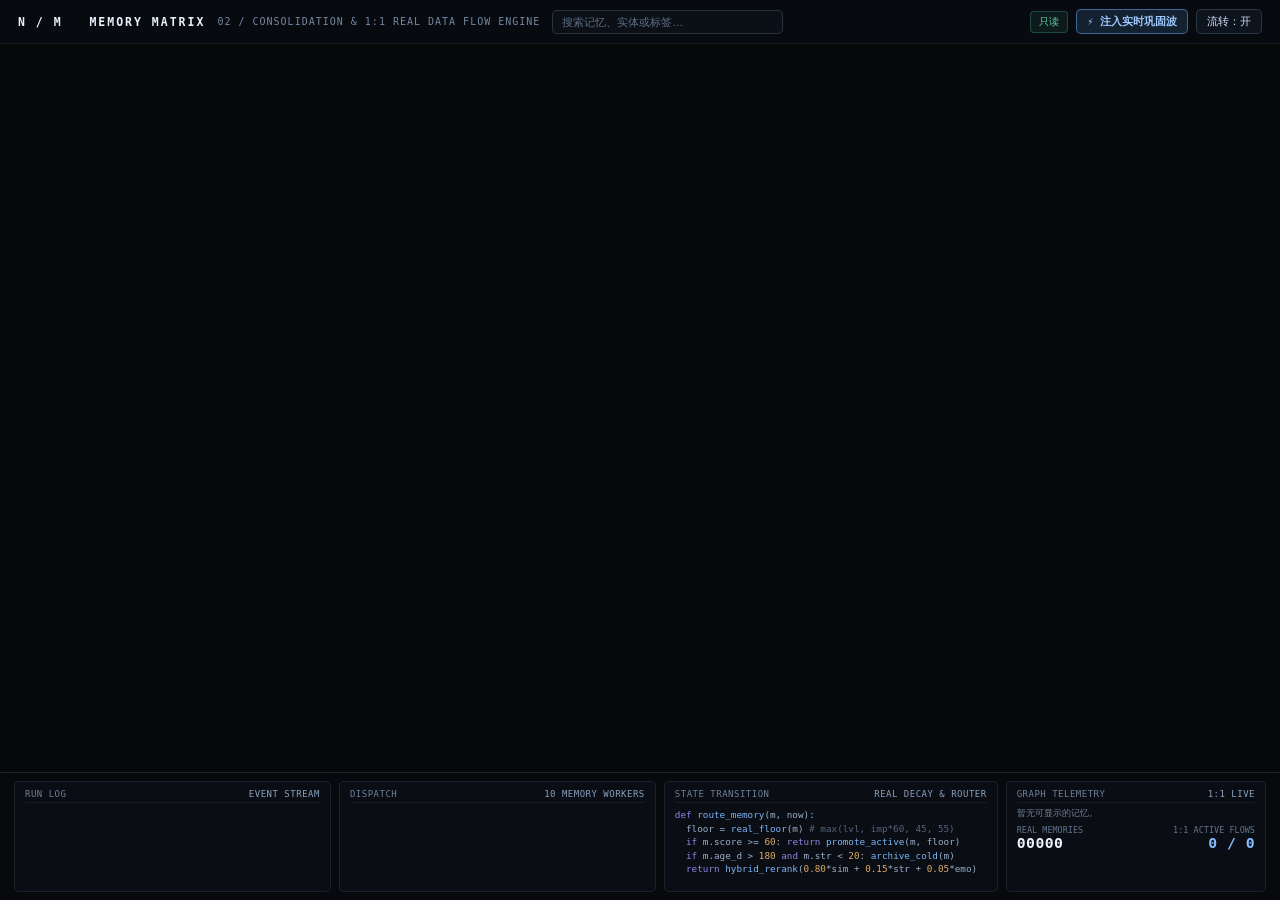
<file: desktop/web/m2.html>
<!DOCTYPE html>
<html lang="zh-CN">
<head>
<meta http-equiv="Content-Security-Policy" content="default-src 'self'; script-src 'self' 'unsafe-inline'; style-src 'self' 'unsafe-inline'; img-src 'self' data:; connect-src 'none'; object-src 'none'; base-uri 'none'; form-action 'none'">
<meta charset="UTF-8" />
<meta name="viewport" content="width=device-width, initial-scale=1.0" />
<title>MEMORY MATRIX · 模块 02 电影级高密流转与沉淀矩阵</title>
<style>
  * { box-sizing: border-box; margin: 0; padding: 0; }
  html, body {
    width: 100%; height: 100%; overflow: hidden;
    background: #06080A; color: #DCE6F4;
    font-family: -apple-system, BlinkMacSystemFont, "Segoe UI", "PingFang SC", "Microsoft YaHei", sans-serif;
    font-size: 11px; user-select: none;
  }
  .app { display: flex; flex-direction: column; height: 100vh; width: 100vw; }

  /* Ultra-crisp top strip engineering HUD */
  .top {
    height: 44px; flex-shrink: 0;
    background: #070A0E; border-bottom: 1px solid rgba(148, 174, 210, 0.12);
    display: flex; align-items: center; justify-content: space-between;
    padding: 0 18px; gap: 14px;
  }
  .top-l { display: flex; align-items: center; gap: 12px; min-width: 0; flex: 1; }
  .nm-tag {
    font-family: "JetBrains Mono", Consolas, monospace; font-size: 11.5px;
    font-weight: 700; letter-spacing: 2px; color: #E8F1FC; white-space: nowrap;
  }
  .nm-sub {
    font-family: "JetBrains Mono", Consolas, monospace; font-size: 10px;
    color: #7487A2; letter-spacing: 1px; white-space: nowrap; overflow: hidden; text-overflow: ellipsis;
  }
  .search-box { position: relative; width: clamp(160px, 18vw, 280px); flex-shrink: 0; }
  .search-inp {
    width: 100%; background: #0B0F16; border: 1px solid rgba(148,174,210,0.22);
    border-radius: 5px; color: #EDF4FF; font-size: 11px; padding: 5px 26px 5px 9px;
    outline: none; font-family: inherit;
  }
  .search-inp:focus { border-color: rgba(118,180,255,0.65); }
  .search-inp::placeholder { color: #5D6F88; }
  .search-clr {
    position: absolute; right: 6px; top: 50%; transform: translateY(-50%);
    background: none; border: none; color: #7C90AB; cursor: pointer; font-size: 13px; display: none;
  }
  .search-clr.show { display: block; }

  .top-r { display: flex; align-items: center; gap: 8px; flex-shrink: 0; font-family: "JetBrains Mono", Consolas, monospace; font-size: 10px; }
  .btn {
    background: #0E141E; border: 1px solid rgba(148,174,210,0.22); color: #CBE0F8;
    font-size: 10.5px; padding: 4.5px 10px; border-radius: 5px; cursor: pointer; font-family: inherit;
    transition: all .13s; white-space: nowrap;
  }
  .btn:hover { background: #162235; border-color: rgba(118,180,255,0.58); color: #FFF; }
  .btn.pri { background: rgba(94,154,235,0.16); border-color: rgba(118,180,255,0.48); color: #9FC9FF; font-weight: 600; }
  .ro { color: #5FD1AF; padding: 3px 8px; border-radius: 4px; background: rgba(78,196,168,0.09); border: 1px solid rgba(78,196,168,0.28); white-space: nowrap; }

  /* Full-Bleed Matrix Canvas Stage */
  .stage { flex: 1; position: relative; overflow: hidden; background: #06080A; }
  canvas#matrixCv { width: 100%; height: 100%; display: block; cursor: crosshair; }

  /* Floating non-obstructive readout pill on hover/search */
  .hover-pill {
    position: absolute; pointer-events: none; z-index: 12; display: none;
    background: rgba(8, 12, 19, 0.94); border: 1px solid rgba(118, 180, 255, 0.48);
    border-radius: 7px; padding: 8px 11px; max-width: 280px;
    box-shadow: 0 12px 30px rgba(0,0,0,0.7); backdrop-filter: blur(8px);
  }
  .hp-head { display: flex; justify-content: space-between; gap: 10px; align-items: center; margin-bottom: 4px; }
  .hp-name { font-family: "JetBrains Mono", Consolas, monospace; font-weight: 700; font-size: 11px; color: #F0F6FF; }
  .hp-tag { font-family: "JetBrains Mono", Consolas, monospace; font-size: 9.5px; color: #8AC2FF; }
  .hp-desc { font-size: 10.5px; color: #9FB1C8; line-height: 1.45; margin-bottom: 5px; }
  .hp-meta { font-family: "JetBrains Mono", Consolas, monospace; font-size: 9.5px; color: #6E829E; display: flex; justify-content: space-between; }

  /* Full-Width 4-Panel Bottom Telemetry Dock */
  .dock {
    height: 128px; flex-shrink: 0;
    background: #07090D; border-top: 1px solid rgba(148,174,210,0.14);
    display: grid; grid-template-columns: 1.12fr 1.12fr 1.18fr 0.92fr;
    gap: 8px; padding: 8px 14px;
  }
  .d-card {
    background: #0A0D13; border: 1px solid rgba(148,174,210,0.13); border-radius: 5px;
    padding: 7px 10px; display: flex; flex-direction: column; overflow: hidden;
  }
  .d-head {
    display: flex; justify-content: space-between; align-items: center; gap: 6px;
    font-family: "JetBrains Mono", Consolas, monospace; font-size: 9px;
    color: #6E8099; letter-spacing: 0.5px; margin-bottom: 5px; white-space: nowrap;
    padding-bottom: 3px; border-bottom: 1px solid rgba(148,174,210,0.08);
  }
  .d-head span { overflow: hidden; text-overflow: ellipsis; }
  .d-head span:last-child { color: #8AA2C0; }

  /* Panel 1: Run Log */
  .log-lines {
    font-family: "JetBrains Mono", Consolas, monospace; font-size: 9.2px;
    line-height: 1.45; color: #9CB0C9; overflow: hidden;
  }
  .log-lines .tm { color: #506078; margin-right: 6px; }
  .log-lines .nd { color: #D8E6F8; display: inline-block; width: 88px; }
  .log-lines .ok { color: #5DC9A3; }
  .log-lines .ms { color: #7C92B0; float: right; }

  /* Panel 2: Dispatch 10-Worker Sedimentation Bars */
  .disp-grid { display: grid; grid-template-columns: 1fr 1fr; gap: 3.5px 12px; margin-top: 1px; }
  .dp-row { display: flex; align-items: center; gap: 6px; font-family: "JetBrains Mono", Consolas, monospace; font-size: 9px; color: #8FA3BE; }
  .dp-lbl { width: 64px; white-space: nowrap; overflow: hidden; text-overflow: ellipsis; }
  .dp-bar { flex: 1; height: 4px; background: #141B27; border-radius: 2px; overflow: hidden; }
  .dp-fill { height: 100%; border-radius: 2px; transition: width .25s ease; }
  .dp-val { width: 22px; text-align: right; color: #C5D5E8; }

  /* Panel 3: State Transition Live Code */
  .code-box {
    font-family: "JetBrains Mono", Consolas, monospace; font-size: 9.3px;
    line-height: 1.46; color: #9BB0CC; white-space: pre; overflow: hidden;
  }
  .kw { color: #8E89E6; } .fn { color: #7CB6FA; } .st { color: #67CCA8; } .nm { color: #DFAD68; } .cm { color: #53647D; }

  /* Panel 4: Graph Telemetry Big Counters + Sparkline */
  .gt-meta { font-family: "JetBrains Mono", Consolas, monospace; font-size: 8.8px; color: #6F829D; margin-bottom: 5px; white-space: nowrap; overflow: hidden; text-overflow: ellipsis; }
  .gt-nums { display: flex; justify-content: space-between; align-items: baseline; gap: 8px; margin-bottom: 5px; }
  .gt-k { font-family: "JetBrains Mono", Consolas, monospace; font-size: 8.5px; color: #62748E; white-space: nowrap; }
  .gt-v { font-family: "JetBrains Mono", Consolas, monospace; font-size: clamp(14px, 1.15vw, 20px); font-weight: 700; color: #EDF4FF; letter-spacing: 0.5px; line-height: 1.1; white-space: nowrap; }
  .gt-v.blue { color: #85BDFF; }
  canvas#sparkCv { width: 100%; height: 24px; display: block; }
</style>
<link rel="stylesheet" href="button-feedback.css">
</head>
<body>
<div class="app">
  <header class="top">
    <div class="top-l">
      <span class="nm-tag">N / M &nbsp; MEMORY MATRIX</span>
      <span class="nm-sub" id="nmSub">02 / CONSOLIDATION &amp; 1:1 REAL DATA FLOW ENGINE</span>
      <div class="search-box">
        <input class="search-inp" id="qInp" placeholder="搜索记忆、实体或标签…" aria-label="搜索记忆、实体或标签" autocomplete="off" />
        <button class="search-clr" id="qClr">×</button>
      </div>
    </div>
    <div class="top-r">
      <span class="ro">只读</span>
      <button class="btn pri" id="btnSurge">⚡ 注入实时巩固波</button>
      <button class="btn" id="btnPause">流转：开</button>
    </div>
  </header>

  <div class="stage" id="stage">
    <canvas id="matrixCv"></canvas>
    <div class="hover-pill" id="hPill">
      <div class="hp-head"><span class="hp-name" id="hpName"></span><span class="hp-tag" id="hpTag"></span></div>
      <div class="hp-desc" id="hpDesc"></div>
      <div class="hp-meta"><span id="hpSrc"></span><span id="hpFlow"></span></div>
    </div>
  </div>

  <footer class="dock">
    <div class="d-card">
      <div class="d-head"><span>RUN LOG</span><span>EVENT STREAM</span></div>
      <div class="log-lines" id="runLog"></div>
    </div>
    <div class="d-card">
      <div class="d-head"><span>DISPATCH</span><span>10 MEMORY WORKERS</span></div>
      <div class="disp-grid" id="dispGrid"></div>
    </div>
    <div class="d-card">
      <div class="d-head"><span>STATE TRANSITION</span><span>REAL DECAY &amp; ROUTER</span></div>
      <div class="code-box"><span class="kw">def</span> <span class="fn">route_memory</span>(m, now):
  floor = <span class="fn">real_floor</span>(m) <span class="cm"># max(lvl, imp*60, 45, 55)</span>
  <span class="kw">if</span> m.score >= <span class="nm">60</span>: <span class="kw">return</span> <span class="fn">promote_active</span>(m, floor)
  <span class="kw">if</span> m.age_d > <span class="nm">180</span> <span class="kw">and</span> m.str &lt; <span class="nm">20</span>: <span class="fn">archive_cold</span>(m)
  <span class="kw">return</span> <span class="fn">hybrid_rerank</span>(<span class="nm">0.80</span>*sim + <span class="nm">0.15</span>*str + <span class="nm">0.05</span>*emo)</div>
    </div>
    <div class="d-card">
      <div class="d-head"><span>GRAPH TELEMETRY</span><span id="gtStatus">1:1 LIVE</span></div>
      <div class="gt-meta" id="gtMeta">加载真实记忆流中...</div>
      <div class="gt-nums">
        <div><div class="gt-k">REAL MEMORIES</div><div class="gt-v" id="cntCommit">00000</div></div>
        <div style="text-align:right"><div class="gt-k">1:1 ACTIVE FLOWS</div><div class="gt-v blue" id="cntFlight">0 / 0</div></div>
      </div>
      <canvas id="sparkCv"></canvas>
    </div>
  </footer>
</div>

<script src="gemini-data.js"></script>
<script>
(function(){
  const cv = document.getElementById('matrixCv');
  const ctx = cv.getContext('2d');
  const stage = document.getElementById('stage');
  const hPill = document.getElementById('hPill');
  const sparkCv = document.getElementById('sparkCv');
  const sctx = sparkCv.getContext('2d');
  const DPR = Math.min(2, window.devicePixelRatio || 1);

  let W = 0, H = 0, paused = false, surge = 0;
  let hovNode = null, searchQuery = '', matchedModSet = new Set(), matchedFlowSet = new Set();

  const SNAP = window.MEMORY_SNAPSHOT;
  if (!SNAP || !Array.isArray(SNAP.items) || SNAP.items.length === 0) {
    document.getElementById('gtMeta').textContent = '暂无可显示的记忆。';
    return;
  }
  const RAW_ITEMS = SNAP.items;
  const N_MEM = RAW_ITEMS.length;
  document.getElementById('qInp').placeholder = `搜全部 ${N_MEM.toLocaleString()} 条记忆或泳道`;
  document.getElementById('cntCommit').textContent = String(N_MEM).padStart(5, '0');
  document.getElementById('gtMeta').textContent = `40 MODULES / ${N_MEM.toLocaleString()} 1:1 FLOWS / ${SNAP.edge_counts.total.toLocaleString()} EDGES`;
  document.getElementById('cntFlight').textContent = `${N_MEM} / ${N_MEM}`;

  // Offscreen cache for N_MEM 1:1 silk-cone micro-filaments (0.1ms blit at 60fps!)
  const mistCv = document.createElement('canvas');
  const mctx = mistCv.getContext('2d');

  function mkRand(seed) { let s = seed; return () => { s = (s * 1664525 + 1013904223) >>> 0; return s / 4294967296; }; }

  const POOL_NAMES = ['活跃', '短期', '亲密', '冷存', '工作'];
  const RT = SNAP.runtime || {};
  const FLAGS = RT.flags || {};
  const gateTriageOn = Boolean(FLAGS.gate_triage);
  const consTime = RT.consolidate_time || '未提供';
  const lastConsAt = RT.last_consolidate_at ? `（上次 ${RT.last_consolidate_at.slice(5, 16)}）` : '';

  // ===== 40 REAL ARCHITECTURE MODULES ACROSS 4 COLUMNS =====
  const COLS = [
    { title: 'INPUT / PERCEPTION · 短期与输入', items: [
      { id:'001', name:'sensory_dialogue',  c:'#58C790', v1:'-', v2:'对话流', m:'window_ledger',    kw:'对话 滑窗 输入 window', desc:'DSH 对话原始滑窗输入（保留 30 天 / 500 轮），window_ledger = True 已启用。' },
      { id:'002', name:'working_mem_ctx',   c:'#58C790', v1:'-', v2:'TTL24h', m:'working_mem.json', kw:'工作记忆 会话 TTL 24h', desc:'会话隔离工作台，单块≤500 tok、总上限 50k tok、TTL 24h。' },
      { id:'003', name:'shortterm_fresh',   c:'#52B8CC', v1:'-', v2:'+0.15',  m:'owner_shortterm',  kw:'短期 3天窗 新鲜 24h', desc:'短期 3 天窗 24h 新鲜段，检索享 SHORT_TERM_FRESH_BONUS = +0.15。' },
      { id:'004', name:'shortterm_decay',   c:'#D2C662', v1:'-', v2:'<30清',  m:'decay_logic.py',   kw:'短期 衰减 30 阈值 平方 遗忘', desc:'按 100·(1-(t/3)²) 平方加速衰减，跌破 30.0 自动淘汰清理。' },
      { id:'005', name:'tool_card_promote', c:'#58C790', v1:'-', v2:'proc',   m:'config.py',        kw:'工具卡 提权 绘图参数 参数 代码 脚本', desc:'TOOL_CARD_PROMOTE 自动捕获可复用工具/代码参数卡优先巩固。' },
      { id:'006', name:'schedule_parser',   c:'#58C790', v1:'-', v2:'+0.08',  m:'owner_active',     kw:'课表 体育课 生效 窗口 解耦', desc:'抽取 effective_from/to 课表生效区间，与衰减强度完全解耦。' },
      { id:'007', name:'emotion_capture',   c:'#52B8CC', v1:'-', v2:'冻结',   m:'decay_logic.py',   kw:'情绪 三轨 印象 余温 安抚 强度', desc:'冻结记录原始 event_intensity 与 emotion_intensity，驱动三轨保护。' },
      { id:'008', name:'entity_extractor',  c:'#58C790', v1:'-', v2:SNAP.entities.length+'簇', m:'entity_graph.py', kw:'实体 标签 记忆', desc:`当前来源有 ${SNAP.entities.length} 个实体簇。` },
      { id:'009', name:'candidate_pool',    c:'#58C790', v1:'-', v2:gateTriageOn?'拦截开':'只记不拦', m:RT.candidates_lines == null ? '未提供' : RT.candidates_lines+'行草稿', kw:'候选池 观测 噪声 标记 gate_triage', desc:`candidate_pool=True（已启用，记录 ${RT.candidates_lines ?? '未提供'} 行草稿本）；gate_triage=${gateTriageOn?'True':'False'}（仅记 mark 标记不硬拦写入，防误删）。` },
      { id:'010', name:'bge_m3_embedder',   c:'#52B8CC', v1:'-', v2:'1024d',  m:'embeddings.sqlite',kw:'bge-m3 向量 1024 语义 Ollama', desc:'本地 Ollama bge-m3 1024 维向量编码器，向量绝不下发前端。' }
    ]},
    { title: 'DECISION / GATE & FLOOR · 三层分级与地板', items: [
      { id:'011', name:'triage_L1_min',     c:'#CC7AB6', v1:'-', v2:'L1≥20',  m:'daily_consolidate',kw:'三层 沉淀 分级 20 L1 巩固', desc:'每日 23:25 巩固第一档阈值 TRIAGE_L1_MIN = 20（20–39 归 L1 边缘档，已启用）。' },
      { id:'012', name:'triage_L2_min',     c:'#CC7AB6', v1:'-', v2:'L2≥40',  m:'daily_consolidate',kw:'三层 沉淀 分级 40 L2 巩固', desc:'每日 23:25 巩固第二档阈值 TRIAGE_L2_MIN = 40（40–59 归 L2 中层，已启用；活跃池现有大量 L2 记忆）。' },
      { id:'013', name:'consolidate_60',    c:'#54BAC8', v1:'-', v2:consTime, m:'L3≥60巩固',        kw:`巩固 ${consTime} 阈值 60 L3 核心`, desc:`Windows 计划任务每日 ${consTime} 自动巩固（CONSOLIDATION_SCORE_THRESHOLD = 60 → L3 核心）${lastConsAt}。` },
      { id:'014', name:'vector_dedupe',     c:'#CFC666', v1:'-', v2:'已启·合并', m:'detect_duplicates',kw:'去重 合并 向量 冗余 召回', desc:'dedup_containment = True 已启动；基于 bge-m3 与包含度合并同义记忆并累加提及/命中。' },
      { id:'015', name:'floor_importance',  c:'#CC7AB6', v1:'-', v2:'层1',    m:'real_floor()',     kw:'地板 importance 保护 衰减', desc:'五层真实地板第 1 层：按重要度自动算出基础保底高度。' },
      { id:'016', name:'floor_core_person', c:'#CC7AB6', v1:'-', v2:'F45+',   m:'CORE_FLOOR',       kw:'地板 45 核心人物', desc:'模型可为核心人物相关记忆设定衰减地板。' },
      { id:'017', name:'floor_episode',     c:'#CC7AB6', v1:'-', v2:'F45',    m:'EPISODE_FLOOR',    kw:'地板 45 情景档 聚合 衰减', desc:'多轮对话聚合的情景档案享 45.0 地板与 0.8 超慢衰减。' },
      { id:'018', name:'floor_intimate',    c:'#CC7AB6', v1:'-', v2:'F70/55', m:'owner_intimate',   kw:'地板 70 55 亲密 安抚 最高', desc:'亲密专池真实地板（70.0 / 默认 55.0），且 INTIMATE_IGNORES_EMOTION = True。' },
      { id:'019', name:'emo_decay_shield',  c:'#CC7AB6', v1:'-', v2:'×0.25',  m:'EMOTION_PROTECT',  kw:'情绪 保护 衰减 减缓 护盾', desc:'高情绪衰减保护已生效（≥85→×0.25、≥60→×0.40、≥40→×0.70）。' },
      { id:'020', name:'cold_archive_rule', c:'#CC7AB6', v1:'-', v2:'冻结',   m:'COLD_ARCHIVE',     kw:'冷存 180天 归档 冻结 20', desc:'同时满足超过 180 天且强度 <20 时原子迁移至 owner_cold.json 并冻结。' }
    ]},
    { title: 'EXECUTION / LONG-TERM POOLS · 长期与冷存', items: [
      { id:'021', name:'active_L0_tier',    c:'#8A78D8', v1:'-', v2:'×1.0',   m:'owner_active',     kw:'长期 活跃 L0 7天', desc:'长期活跃 L0（0–7天），重排时效系数 ×1.0 满权重。' },
      { id:'022', name:'active_L1_tier',    c:'#CE8D49', v1:'-', v2:'×0.8',   m:'owner_active',     kw:'长期 活跃 L1 30天 降权', desc:'长期活跃 L1（7–30天），时效权重平滑降权至 ×0.8。' },
      { id:'023', name:'active_L2_tier',    c:'#CE8D49', v1:'-', v2:`待>${30}d`, m:'owner_active',   kw:'长期 活跃 L2 180天 空池', desc:`规则已启用（30–180天 ×0.5）；当前 L2 有 ${SNAP.active_tiers.L2} 条。最老活跃记忆未活跃 ${RT.oldest_inactive_d ?? '—'} 天。` },
      { id:'024', name:'episode_archive',   c:'#CE8D49', v1:'-', v2:'600s',   m:'episode.py',       kw:'情景 聚合 档案 故事 因果', desc:`episode=True 已启动（按 600s 会话断点聚合，活跃池现存情景档 ${SNAP.active_tiers.episode} 条）。` },
      { id:'025', name:'intimate_vault',    c:'#CE8D49', v1:'-', v2:'F70',    m:'owner_intimate',   kw:'亲密 专池 安抚 晚安', desc:`${SNAP.pools.intimate} 条专属亲密记忆独立脱敏存储于 owner_intimate.json。` },
      { id:'026', name:'cold_storage_pool', c:'#6C82A0', v1:'-', v2:'冻结',   m:'owner_cold.json',  kw:'冷存 归档 冻结 历史', desc:'冷存归档主仓（强度冻结不消耗日常重排，经冷召回按需唤醒）。' },
      { id:'027', name:'cold_awake_beam',   c:'#54BAC8', v1:'-', v2:'→50',    m:'recall_cold()',    kw:'冷存 唤醒 50 打捞 关联', desc:'与活跃/近期簇保持语义/实体桥接的冷存可唤醒备选记忆。' },
      { id:'028', name:'entity_graph_hub',  c:'#CE8D49', v1:'-', v2:'+0.10',  m:'entity_graph.py',  kw:'实体图 联系 加权', desc:`${SNAP.entities.length} 个共享实体簇跨池连结，最高贡献 +0.10 召回加权。` },
      { id:'029', name:'assoc_2hop_engine', c:'#CE8D49', v1:'-', v2:'2-hop',  m:'associate_engine', kw:'联想 2跳 链式 记忆联系', desc:`真实计算得 ${SNAP.edge_counts.total.toLocaleString()} 条语义/±3d/实体边支撑 2 跳联想。` },
      { id:'030', name:'lessons_reflect',   c:'#CE8D49', v1:'-', v2:`${RT.lessons_count ?? 0}教/${RT.reflection_count ?? 0}反`, m:'lessons.py', kw:'教训 反思 经验', desc:`lessons=True & reflection=True 已启动（现存 ${RT.lessons_count ?? 0} 条教训 + ${RT.reflection_count ?? 0} 条反思）。` }
    ]},
    { title: 'OUTPUT / RECALL & DISTILL · 输出与双蒸馏', items: [
      { id:'031', name:'hybrid_rerank',     c:'#58C790', v1:'-', v2:'Top-5',  m:'recall_engine.py', kw:'重排 召回 语义 强度 情绪', desc:'0.80×语义 + 0.15×强度 + 0.05×情绪，优先投送被高频召回记忆。' },
      { id:'032', name:'budget_limiter',    c:'#58C790', v1:'-', v2:'3000字', m:'RECALL_MAX_CHARS', kw:'预算 字符 截断 3000 1500', desc:'长期注入严格≤3000 字、短期≤1500 字，与 DSH token 单位分离。' },
      { id:'033', name:'session_init_pack', c:'#52B8CC', v1:'-', v2:'开场',   m:'session_init.py',  kw:'开场 注入 课表 工作记忆', desc:'companion 开场装配：工作记忆 + 课表生效窗 + 长期高权摘要。' },
      { id:'034', name:'handover_card',     c:'#D2C662', v1:'-', v2:'120字',  m:'handover.json',    kw:'交接单 24h 120字 跨会话', desc:'handover=True 已启动；高新鲜短期记忆直连跨会话交接短卡（120 字 / 24h TTL）。' },
      { id:'035', name:'dsh_distill_cards', c:'#659BE6', v1:'-', v2:SNAP.distill ? SNAP.distill.cards+'卡' : '未提供', m:'distillation/main', kw:'DSH 蒸馏 卡片 stale', desc:`${SNAP.distill ? `${SNAP.distill.batches} 批 ${SNAP.distill.cards} 张卡片（active ${SNAP.distill.active}）` : '当前来源未提供蒸馏卡片'}。` },
      { id:'036', name:'vault_maintain',    c:'#58C790', v1:'-', v2:'Vault',  m:'maintain.py',      kw:'Vault 第二大脑 知识库 实体', desc:'可同步到独立笔记库。' },
      { id:'037', name:'krouter_skills',    c:'#58C790', v1:'-', v2:'技能',   m:'skills.py',        kw:'krouter 技能 经验卡 转化 代码 工具', desc:'把可复用代码/工具/工作流记忆沉淀为 Agent 技能模板。' },
      { id:'038', name:'dsh_prompt_slim',   c:'#58C790', v1:'-', v2:'白名单', m:'cordis.patch.yml', kw:'DSH 瘦身 压缩 白名单 上下文', desc:'短期高频上下文经白名单配置瘦身压缩，其余路径硬拒 403。' },
      { id:'039', name:'recall_audit_log',  c:'#52B8CC', v1:'-', v2:SNAP.audit ? SNAP.audit.total_hits+'次' : '未提供', m:'recall_audit', kw:'审计 日志 召回 历史 真实', desc:`${SNAP.audit ? `累计 ${SNAP.audit.total_hits.toLocaleString()} 次召回记录` : '当前来源未提供召回审计日志'}。` },
      { id:'040', name:'sha256_guard',      c:'#58C790', v1:'-', v2:'只读',   m:'isolation_audit',  kw:'安全 SHA-256 隔离 只读 验收', desc:'只读保护生产 5 池哈希零变化（详见本地审计）。' }
    ]}
  ];

  // ===== STRICT 1:1 REAL MEMORY ROUTING: 1 REAL MEMORY === 1 DATA STREAM =====
  const rand = mkRand(2026112142);
  const flowColCounts = [new Array(10).fill(0), new Array(10).fill(0), new Array(10).fill(0), new Array(10).fill(0)];
  const colFlowList = [Array.from({length:10},()=>[]), Array.from({length:10},()=>[]), Array.from({length:10},()=>[]), Array.from({length:10},()=>[])];

  function routeMemory(m) {
    // Col 0: Intake & Capture Stage (every active/enabled channel shows real routed items)
    let r0 = 0;
    if (m.p === 4) r0 = 1;
    else if (m.sc) r0 = 5;
    else if (m.p === 1 && m.s >= 80) r0 = 2;
    else if (m.p === 1) r0 = 3;
    else if ((m.tg && m.tg.some(t => /工具|tool|proc|代码|脚本/.test(t))) || /显卡|工具|脚本|代码|comfy|python/i.test(m.t)) r0 = 4;
    else if (m.em >= 40) r0 = 6;
    else if (m.p === 0 && !m.ep && m.mt !== 'lesson' && m.mt !== 'reflection' && !m.en?.length) r0 = 0; // direct dialogue turns
    else if (m.p === 0 && m.en && m.en.length > 0) r0 = 7;
    else if (m.p === 3 && m.s < 25 && m.rc === 0) r0 = 8; // buffered candidates / archive
    else if (m.lk && m.lk.length > 0) r0 = 9;

    // Col 1: Consolidation Level & Five-Layer Floor Gate (ALL 3 consolidation levels L1/L2/L3 active!)
    let r1 = 4;
    if (m.p === 3) r1 = 9;
    else if (m.p === 2) r1 = 7;
    else if (m.lv === 1) r1 = 0; // REAL triage_L1_min (level=1)!
    else if (m.ep || m.mt === 'episode') r1 = 6;
    else if (m.em >= 40) r1 = 8; // EMOTION_DECAY_PROTECT active streams!
    else if (m.lv === 3 && !m.ep && m.f < 45) r1 = 2; // REAL consolidate_60 (level=3 >=60)!
    else if ((m.mc || 1) > 1 || (m.p === 1 && m.rc > 0)) r1 = 3; // vector_dedupe merged!
    else if (m.f >= 45) r1 = 5;
    else if (m.lv === 2 && m.p === 0) r1 = 1; // REAL triage_L2_min (level=2 active memories)!
    else if (m.f >= 15) r1 = 4;
    else if (m.lv === 2) r1 = 1; // remaining shortterm/working level=2 streams!

    // Col 2: Pool & Long-Term Consolidation Tier (real L0/L1/L2, episodes, lessons/reflection)
    let r2 = 8;
    if (m.mt === 'lesson' || m.mt === 'reflection') r2 = 9; // REAL 23 lesson+reflection items!
    else if (m.p === 0 && (m.ep || m.mt === 'episode')) r2 = 3;
    else if (m.p === 2) r2 = 4;
    else if (m.p === 3) r2 = (m.lk && m.lk.some(x => x[0] < SNAP.pools.active)) ? 6 : 5;
    else if (m.p === 0) r2 = (m.ag <= 7) ? 0 : (m.ag <= 30 ? 1 : 2);
    else if (m.en && m.en.length > 0) r2 = 7;
    else if (m.lk && m.lk.length > 0) r2 = 8;
    else r2 = 9;

    // Col 3: Output, Recall, Distill & Read-Only SHA-256 Audit Sink
    let r3 = 8;
    if (m.p === 4 || m.sc) r3 = 2;
    else if (m.rc > 0 || (m.p === 0 && m.s >= 88)) r3 = 0;
    else if (m.p === 1 && m.s >= 82) r3 = 3;
    else if (/显卡|工具|脚本|代码|模型|python/i.test(m.t)) r3 = 6;
    else if (m.en && m.en.length >= 2) r3 = 5;
    else if (m.p === 0 && m.s >= 65) r3 = 1;
    else if (m.p === 0) r3 = 4;
    else if (m.p === 1) r3 = 7;
    else if (m.p === 3 && (!m.en || !m.en.length) && m.s < 40) r3 = 9; // sealed read-only SHA-256 audited cold archive!

    return [r0, r1, r2, r3];
  }

  const SEG_COLORS = ['#58C790', '#AFC9E8', '#C696DF', '#6EB3FA'];
  const FLOWS = RAW_ITEMS.map((m, idx) => {
    const [r0, r1, r2, r3] = routeMemory(m);
    const cols = [r0, r1, r2, r3];
    cols.forEach((ri, ci) => { flowColCounts[ci][ri]++; colFlowList[ci][ri].push(idx); });
    const cHex = m.p === 2 ? '#E28AD4' : (m.sc || m.p === 4) ? '#5EE0AA' : m.p === 1 ? '#F2B866' : m.p === 3 ? '#7B94B5' : '#85C0FF';
    const pName = m.sc ? '课表' : POOL_NAMES[m.p];
    const kw = [m.t, m.id, m.k, pName, ...(m.en||[]), ...(m.tg||[])].join(' ').toLowerCase();
    return {
      i: idx, m, cols, kw, cHex,
      oy: [(rand()-0.5)*22, (rand()-0.5)*16, (rand()-0.5)*22, (rand()-0.5)*22, (rand()-0.5)*22],
      pinch: 0.36 + rand() * 0.28,
      phase: (idx * 0.6180339887) % 1,
      spd: 0.055 + (m.s / 100) * 0.075 + rand() * 0.04,
      len: 0.16 + rand() * 0.14
    };
  });

  // Update every card's real count badge strictly from FLOWS!
  COLS.forEach((col, ci) => {
    col.items.forEach((it, ri) => {
      it.realCnt = flowColCounts[ci][ri];
      it.v1 = it.realCnt + '条';
    });
  });

  // Geometry layout calculator (balanced wide chambers across all viewport widths!)
  let L = null, RECTS = [];
  function computeLayout() {
    const padX = Math.max(12, Math.round(W * 0.011)), topY = 26, botY = H - 10;
    const cw = Math.min(182, Math.max(114, Math.floor(W * 0.104)));
    const availGap = Math.max(160, W - padX * 2 - cw * 4 - 14);
    const g0 = Math.round(availGap * 0.27);
    const g1 = Math.round(availGap * 0.25);
    const g2 = Math.round(availGap * 0.24);
    const col0 = padX;
    const busX = col0 + cw + g0 + 7;
    const col1 = busX + 7 + g1;
    const col2 = col1 + cw + g2;
    const col3 = W - cw - padX;
    const rowH = (botY - topY) / 10;
    const rowMid = i => topY + (i + 0.5) * rowH;
    L = { topY, botY, cw, colXs: [col0, col1, col2, col3], busX, rowH, rowMid, segs: [
      [col0 + cw, busX - 7],
      [busX + 7,  col1],
      [col1 + cw, col2],
      [col2 + cw, col3]
    ]};

    RECTS = [];
    COLS.forEach((col, ci) => {
      col.items.forEach((item, ri) => {
        RECTS.push({ x: L.colXs[ci], y: topY + ri * rowH + 2, w: cw, h: rowH - 5, ci, ri, item });
      });
    });

    // Bake strictly N_MEM (1,641) 1:1 4-chamber silk-cone trajectories onto offscreen buffer!
    mistCv.width = Math.round(W * DPR);
    mistCv.height = Math.round(H * DPR);
    mctx.setTransform(DPR, 0, 0, DPR, 0, 0);
    mctx.clearRect(0, 0, W, H);

    mctx.strokeStyle = 'rgba(148, 174, 210, 0.032)';
    mctx.lineWidth = 0.7;
    for (let x = 18; x < W; x += 22) { mctx.beginPath(); mctx.moveTo(x, 0); mctx.lineTo(x, H); mctx.stroke(); }
    for (let y = 18; y < H; y += 22) { mctx.beginPath(); mctx.moveTo(0, y); mctx.lineTo(W, y); mctx.stroke(); }

    mctx.save();
    mctx.globalCompositeOperation = 'lighter';
    mctx.lineWidth = 0.52;
    const mistAlphas = ['rgba(92,204,148,0.036)', 'rgba(205,222,245,0.034)', 'rgba(192,146,214,0.038)', 'rgba(104,172,238,0.038)'];
    FLOWS.forEach(f => {
      const busRow = (f.cols[0] * 0.45 + f.cols[1] * 0.55);
      const ptsY = [rowMid(f.cols[0])+f.oy[0], rowMid(busRow)+f.oy[1], rowMid(f.cols[1])+f.oy[2], rowMid(f.cols[2])+f.oy[3], rowMid(f.cols[3])+f.oy[4]];
      for (let seg = 0; seg < 4; seg++) {
        const [x1, x2] = L.segs[seg];
        const y1 = ptsY[seg], y2 = ptsY[seg + 1];
        const cx1 = x1 + (x2 - x1) * f.pinch, cx2 = x2 - (x2 - x1) * (1 - f.pinch);
        mctx.strokeStyle = mistAlphas[seg];
        mctx.beginPath();
        mctx.moveTo(x1, y1);
        mctx.bezierCurveTo(cx1, y1, cx2, y2, x2, y2);
        mctx.stroke();
      }
    });
    mctx.restore();
  }

  function cubicPt(p0x, p0y, c1x, c1y, c2x, c2y, p3x, p3y, u) {
    const m = 1 - u;
    return {
      x: m*m*m*p0x + 3*m*m*u*c1x + 3*m*u*u*c2x + u*u*u*p3x,
      y: m*m*m*p0y + 3*m*m*u*c1y + 3*m*u*u*c2y + u*u*u*p3y
    };
  }

  function isFlowHot(f) {
    if (hovNode) return f.cols[hovNode.ci] === hovNode.ri;
    if (searchQuery) return matchedFlowSet.has(f.i);
    return false;
  }

  // ===== BOTTOM DISPATCH 10 WORKERS FROM REAL FLOW DISTRIBUTION =====
  const WORKERS = [
    ['shortterm',  '#52B8CC', Math.round((SNAP.pools.shortterm / N_MEM) * 100)],
    ['active_L0',  '#58C790', Math.round((SNAP.active_tiers.L0 / Math.max(1, SNAP.pools.active)) * 100)],
    ['active_L1',  '#8A78D8', Math.round((SNAP.active_tiers.L1 / Math.max(1, SNAP.pools.active)) * 100)],
    ['intimate_70','#CC7AB6', Math.round((SNAP.pools.intimate / N_MEM) * 100 * 4)],
    ['floor_45+',  '#659BE6', Math.round(((SNAP.tower_tiers[1] + SNAP.tower_tiers[2]) / N_MEM) * 100)],
    ['cold_pool',  '#7B94B5', Math.round((SNAP.pools.cold / N_MEM) * 100)],
    ['episode',    '#D2C662', Math.round((SNAP.active_tiers.episode / Math.max(1, SNAP.pools.active)) * 100 * 4)],
    ['entity_32',  '#CE8D49', Math.min(98, SNAP.entities.length * 3)],
    ['dsh_cards',  '#659BE6', SNAP.distill ? Math.round((SNAP.distill.active / Math.max(1, SNAP.distill.cards)) * 100 * 2) : 0],
    ['sched_win',  '#58C790', Math.round((SNAP.tower_tiers[0] / N_MEM) * 100 * 10)]
  ];
  const dispEl = document.getElementById('dispGrid');
  dispEl.innerHTML = WORKERS.map(([name, col, pct], i) =>
    `<div class="dp-row"><span class="dp-lbl">${name}</span><div class="dp-bar"><div class="dp-fill" id="dw_${i}" style="width:${Math.min(100,pct)}%;background:${col}"></div></div><span class="dp-val" id="dv_${i}">${Math.min(100,pct)}</span></div>`
  ).join('');

  const HOT_STREAM = FLOWS.filter(f => f.m.p !== 3).slice(0, 60);
  const STREAM_SRC = HOT_STREAM.length ? HOT_STREAM : FLOWS;
  let logTick = 0;
  function updateRunLog(t) {
    const el = document.getElementById('runLog');
    let html = '';
    for (let i = 0; i < 6; i++) {
      const f = STREAM_SRC[(logTick + i) % STREAM_SRC.length];
      const nd = POOL_NAMES[f.m.p] + '·F' + Math.round(f.m.f);
      const msg = escapeHtml(f.m.t.slice(0, 14));
      const st = 'S' + Math.round(f.m.s);
      const sec = f.m.time ? new Date(f.m.time).toLocaleDateString() : '—';
      html += `<div><span class="tm">${sec}</span><span class="nd">${nd}</span><span class="ok">${msg}</span><span class="ms">${st}</span></div>`;
    }
    el.innerHTML = html;
  }

  // Sparkline history for bottom-right telemetry card
  const sparkHist = new Array(44).fill(1);
  function drawSpark() {
    const r = sparkCv.getBoundingClientRect();
    const sw = Math.max(120, r.width || 220), sh = 24;
    if (sparkCv.width !== Math.round(sw * DPR)) { sparkCv.width = Math.round(sw * DPR); sparkCv.height = Math.round(sh * DPR); }
    sctx.setTransform(DPR, 0, 0, DPR, 0, 0);
    sctx.clearRect(0, 0, sw, sh);
    sctx.strokeStyle = '#75B4FC'; sctx.lineWidth = 1.25;
    sctx.beginPath();
    sparkHist.forEach((v, i) => {
      const x = (i / (sparkHist.length - 1)) * sw;
      const y = sh - 3 - v * (sh - 6);
      if (i === 0) sctx.moveTo(x, y); else sctx.lineTo(x, y);
    });
    sctx.stroke();
  }

  // ===== 60FPS MAIN RENDER LOOP =====
  let lastLogStep = -1, simT = 0, lastTs = 0;
  function render(ts) {
    const dt = lastTs ? Math.min(0.05, (ts - lastTs) * 0.001) : 0.016;
    lastTs = ts;
    if (!paused) simT += dt;
    if (surge > 0) surge = Math.max(0, surge - dt * 0.65);
    const t = simT;

    if (L) {
      ctx.fillStyle = '#06080A';
      ctx.fillRect(0, 0, W, H);

      // 1. Blit pre-baked N_MEM (1,641) 1:1 additive silk-cone micro-filaments (instant!)
      const hasFocus = Boolean(hovNode || searchQuery);
      ctx.save();
      ctx.globalAlpha = hasFocus ? 0.34 : 1.0;
      ctx.drawImage(mistCv, 0, 0, W, H);
      ctx.restore();

      // 2. Column Headers + Central 512-Channel Vertical Bus
      ctx.font = '600 9.5px "JetBrains Mono", "PingFang SC", sans-serif';
      ctx.fillStyle = '#6E809A'; ctx.textAlign = 'left';
      const shortTitles = ['INPUT · 短期与输入', 'GATE · 门控与地板', 'POOLS · 长期与冷存', 'OUTPUT · 输出与蒸馏'];
      COLS.forEach((col, ci) => ctx.fillText(L.cw < 152 ? shortTitles[ci] : col.title, L.colXs[ci], 17));
      ctx.textAlign = 'center'; ctx.fillStyle = '#9BC6FA';
      ctx.fillText(L.cw < 152 ? `${N_MEM} REAL STREAMS` : `STATE IN · ${N_MEM.toLocaleString()} REAL STREAMS`, L.busX, 17);
      ctx.textAlign = 'left';

      // Central vertical 512-channel LED Bus bar
      ctx.fillStyle = '#0A0E15';
      ctx.strokeStyle = 'rgba(164, 194, 232, 0.34)'; ctx.lineWidth = 1;
      ctx.fillRect(L.busX - 7, L.topY, 14, L.botY - L.topY);
      ctx.strokeRect(L.busX - 7, L.topY, 14, L.botY - L.topY);
      const busSlots = 92;
      const slotH = (L.botY - L.topY - 8) / busSlots;
      for (let i = 0; i < busSlots; i++) {
        const wave = Math.sin(i * 0.42 - t * 5.2) + Math.cos(i * 0.17 + t * 2.4);
        const lit = wave > 0.35 || (surge > 0.2 && wave > -0.4);
        ctx.fillStyle = lit ? 'rgba(210, 234, 255, 0.88)' : 'rgba(101, 155, 230, 0.14)';
        ctx.fillRect(L.busX - 3.5, L.topY + 4 + i * slotH, 7, Math.max(1.5, slotH * 0.52));
      }

      // 3. STRICT 1:1 LIVE ANIMATED COMET PACKETS: EXACTLY N_MEM = 1,641 STREAMS TRAVERSING CHAMBERS 0..3!
      ctx.save();
      ctx.globalCompositeOperation = 'lighter';
      FLOWS.forEach(f => {
        const hot = isFlowHot(f);
        if (hasFocus && !hot) return; // keep focus crystal-clear at exact K / N_MEM count!
        if (f.prog === undefined) f.prog = f.phase;
        const spd = f.spd * (hot ? 1.65 : (1.0 + surge * 1.65));
        if (!paused) f.prog = (f.prog + dt * spd) % 1;
        const totalU = f.prog * 4.0;
        const seg = Math.min(3, Math.floor(totalU));
        const u = totalU - seg;
        const busRow = f.cols[0] * 0.45 + f.cols[1] * 0.55;
        const segY1 = seg === 0 ? L.rowMid(f.cols[0]) + f.oy[0] : seg === 1 ? L.rowMid(busRow) + f.oy[1] : seg === 2 ? L.rowMid(f.cols[1]) + f.oy[2] : L.rowMid(f.cols[2]) + f.oy[3];
        const segY2 = seg === 0 ? L.rowMid(busRow) + f.oy[1]   : seg === 1 ? L.rowMid(f.cols[1]) + f.oy[2] : seg === 2 ? L.rowMid(f.cols[2]) + f.oy[3] : L.rowMid(f.cols[3]) + f.oy[4];
        const [x1, x2] = L.segs[seg];
        const cx1 = x1 + (x2 - x1) * f.pinch, cx2 = x2 - (x2 - x1) * (1 - f.pinch);

        if (hot) {
          // Highlight full 4-stage path when hovered or search-matched
          ctx.strokeStyle = 'rgba(130, 198, 255, 0.18)';
          ctx.lineWidth = 0.72;
          ctx.beginPath(); ctx.moveTo(x1, segY1); ctx.bezierCurveTo(cx1, segY1, cx2, segY2, x2, segY2); ctx.stroke();
        }

        const u0 = Math.max(0, u - f.len);
        const pH = cubicPt(x1, segY1, cx1, segY1, cx2, segY2, x2, segY2, u);
        const pM = cubicPt(x1, segY1, cx1, segY1, cx2, segY2, x2, segY2, (u0 + u) * 0.5);
        const pT = cubicPt(x1, segY1, cx1, segY1, cx2, segY2, x2, segY2, u0);

        ctx.strokeStyle = hot ? 'rgba(150, 212, 255, 0.72)' : 'rgba(182, 214, 248, 0.30)';
        ctx.lineWidth = hot ? 1.45 : 0.78;
        ctx.beginPath(); ctx.moveTo(pT.x, pT.y); ctx.quadraticCurveTo(pM.x, pM.y, pH.x, pH.y); ctx.stroke();

        ctx.fillStyle = hot ? '#FFFFFF' : f.cHex;
        ctx.beginPath(); ctx.arc(pH.x, pH.y, hot ? 1.75 : 0.92, 0, Math.PI * 2); ctx.fill();
      });
      ctx.restore();

      // 4. DRAW ALL 40 PRECISION MICRO-TELEMETRY CARDS
      RECTS.forEach(rc => {
        const isHov = hovNode && hovNode.item.id === rc.item.id;
        const isMatch = matchedModSet.has(rc.item.id);
        const dim = hasFocus && !isHov && !isMatch;

        ctx.save();
        const isOff = Boolean(rc.item.disabled);
        ctx.globalAlpha = dim ? 0.34 : (isOff ? 0.52 : 1.0);

        ctx.fillStyle = (isHov || isMatch) ? '#131B29' : (isOff ? '#080A0E' : '#0B0F16');
        ctx.strokeStyle = (isHov || isMatch) ? 'rgba(130, 192, 255, 0.78)' : (isOff ? 'rgba(148, 174, 210, 0.14)' : 'rgba(148, 174, 210, 0.16)');
        ctx.lineWidth = (isHov || isMatch) ? 1.15 : 0.7;
        if (isOff) ctx.setLineDash([3, 3]);
        ctx.fillRect(rc.x, rc.y, rc.w, rc.h);
        ctx.strokeRect(rc.x, rc.y, rc.w, rc.h);
        ctx.setLineDash([]);

        ctx.fillStyle = rc.item.c;
        ctx.fillRect(rc.x, rc.y, rc.w, 12);
        ctx.fillStyle = isOff ? '#C2CEDE' : '#070A0E';
        ctx.font = '700 8.5px "JetBrains Mono", Consolas, monospace';
        const maxTitleChars = Math.max(10, Math.floor((rc.w - 30) / 5.2));
        ctx.fillText(rc.item.name.slice(0, maxTitleChars), rc.x + 5, rc.y + 9);
        ctx.textAlign = 'right';
        ctx.fillStyle = isOff ? 'rgba(194,206,222,0.72)' : 'rgba(7,10,14,0.72)';
        ctx.fillText(rc.item.id, rc.x + rc.w - 4, rc.y + 9);
        ctx.textAlign = 'left';

        const my1 = rc.y + 24, my2 = rc.y + 36;
        ctx.font = '9px "JetBrains Mono", "PingFang SC", sans-serif';
        const maxSrcChars = Math.max(7, Math.floor((rc.w - 48) / 5.4));
        ctx.fillStyle = '#7C8FA9'; ctx.fillText(rc.item.m.slice(0, maxSrcChars), rc.x + 5, my1);
        ctx.textAlign = 'right'; ctx.fillStyle = isOff ? '#7888A0' : '#E6F0FC'; ctx.fillText(rc.item.v1, rc.x + rc.w - 5, my1);
        ctx.textAlign = 'left';

        if (rc.h >= 38) {
          const ratio = isOff ? 0 : Math.min(1.0, Math.sqrt((rc.item.realCnt || 0) / Math.max(1, N_MEM * 0.45)));
          const bFill = isOff ? 0 : (0.08 + ratio * 0.88);
          ctx.fillStyle = '#151E2E'; ctx.fillRect(rc.x + 5, my2 - 4, rc.w - 46, 3.2);
          if (bFill > 0) {
            ctx.fillStyle = (isHov || isMatch) ? '#9AC8FF' : rc.item.c;
            ctx.fillRect(rc.x + 5, my2 - 4, (rc.w - 46) * bFill, 3.2);
          }
          ctx.textAlign = 'right'; ctx.fillStyle = isOff ? '#D8A25E' : '#92A8C4'; ctx.fillText(rc.item.v2, rc.x + rc.w - 5, my2);
          ctx.textAlign = 'left';
        }
        ctx.restore();
      });
    }

    // Periodic live telemetry updates (2.5 Hz)
    const step = Math.floor(t * 2.5);
    if (step !== lastLogStep) {
      lastLogStep = step;
      logTick++;
      updateRunLog(t);
      const hotCnt = hovNode ? hovNode.item.realCnt : searchQuery ? matchedFlowSet.size : N_MEM;
      document.getElementById('cntFlight').textContent = (hovNode || searchQuery) ? `${hotCnt} / ${N_MEM}` : `${N_MEM} / ${N_MEM}`;
      sparkHist.push(hotCnt / N_MEM);
      if (sparkHist.length > 44) sparkHist.shift();
      drawSpark();
    }

    requestAnimationFrame(render);
  }

  function resize() {
    const r = stage.getBoundingClientRect();
    W = Math.max(600, r.width); H = Math.max(360, r.height);
    cv.width = Math.round(W * DPR); cv.height = Math.round(H * DPR);
    ctx.setTransform(DPR, 0, 0, DPR, 0, 0);
    computeLayout();
  }

  // ===== INTERACTIVE HOVER & FULL 1,641-ITEM LIVE SEARCH =====
  cv.addEventListener('mousemove', e => {
    const r = cv.getBoundingClientRect(), mx = e.clientX - r.left, my = e.clientY - r.top;
    const hit = RECTS.find(rc => mx >= rc.x && mx <= rc.x + rc.w && my >= rc.y && my <= rc.y + rc.h);
    hovNode = hit || null;
    if (hit) {
      cv.style.cursor = 'pointer';
      const fIds = colFlowList[hit.ci][hit.ri] || [];
      const sample = fIds.slice(0, 2).map(id => FLOWS[id].m.t.slice(0, 14)).join(' · ');
      document.getElementById('hpName').textContent = hit.item.name;
      document.getElementById('hpTag').textContent = `${hit.item.realCnt} / ${N_MEM} 条流 · ${hit.item.v2}`;
      document.getElementById('hpDesc').textContent = hit.item.desc + (sample ? `\n实样：${sample}` : '');
      document.getElementById('hpSrc').textContent = hit.item.m;
      document.getElementById('hpFlow').textContent = `${hit.item.realCnt} 条真实记忆流已高亮`;
      document.getElementById('cntFlight').textContent = `${hit.item.realCnt} / ${N_MEM}`;
      hPill.style.display = 'block';
      const px = (hit.x + hit.w + 290 < W) ? (hit.x + hit.w + 12) : (hit.x - 290);
      const py = Math.max(12, Math.min(H - 120, hit.y));
      hPill.style.left = px + 'px'; hPill.style.top = py + 'px';
    } else {
      cv.style.cursor = 'crosshair';
      hPill.style.display = 'none';
      document.getElementById('cntFlight').textContent = searchQuery ? `${matchedFlowSet.size} / ${N_MEM}` : `${N_MEM} / ${N_MEM}`;
    }
  });
  cv.addEventListener('mouseleave', () => {
    hovNode = null; hPill.style.display = 'none';
    document.getElementById('cntFlight').textContent = searchQuery ? `${matchedFlowSet.size} / ${N_MEM}` : `${N_MEM} / ${N_MEM}`;
  });

  const qInp = document.getElementById('qInp'), qClr = document.getElementById('qClr');
  function runQuery(v) {
    searchQuery = v.trim().toLowerCase();
    qClr.classList.toggle('show', searchQuery.length > 0);
    matchedModSet.clear();
    matchedFlowSet.clear();
    if (!searchQuery) {
      document.getElementById('cntFlight').textContent = `${N_MEM} / ${N_MEM}`;
      document.getElementById('gtStatus').textContent = '1:1 LIVE';
      return;
    }
    const terms = searchQuery.split(/\s+/).filter(Boolean);
    FLOWS.forEach(f => {
      if (terms.every(tk => f.kw.includes(tk))) {
        matchedFlowSet.add(f.i);
        f.cols.forEach((ri, ci) => matchedModSet.add(COLS[ci].items[ri].id));
      }
    });
    COLS.forEach(c => c.items.forEach(it => {
      const hay = (it.name + ' ' + it.m + ' ' + it.kw + ' ' + it.desc).toLowerCase();
      if (terms.every(tk => hay.includes(tk))) matchedModSet.add(it.id);
    }));
    document.getElementById('cntFlight').textContent = `${matchedFlowSet.size} / ${N_MEM}`;
    document.getElementById('gtStatus').textContent = `HIT ${matchedFlowSet.size}`;
    surge = 0.75;
  }
  qInp.addEventListener('input', e => runQuery(e.target.value));
  qClr.addEventListener('click', () => { qInp.value = ''; runQuery(''); });
  document.getElementById('btnSurge').addEventListener('click', () => { surge = 1.0; });
  document.getElementById('btnPause').addEventListener('click', function(){ paused = !paused; this.textContent = '流转：' + (paused ? '暂停' : '开'); });

  const uq = new URLSearchParams(location.search).get('q');
  if (uq) { qInp.value = uq; runQuery(uq); }

  window.captureView = () => ({ query: qInp.value, paused });
  const restored = parent.restoredView;
  if (restored?.mod === 'm2') {
    qInp.value = restored.query;
    runQuery(restored.query);
    if (restored.paused) document.getElementById('btnPause').click();
  }
  window.addEventListener('resize', resize);
  resize();
  updateRunLog(0);
  drawSpark();
  requestAnimationFrame(render);
})();
</script>
</body>
</html>
</file>
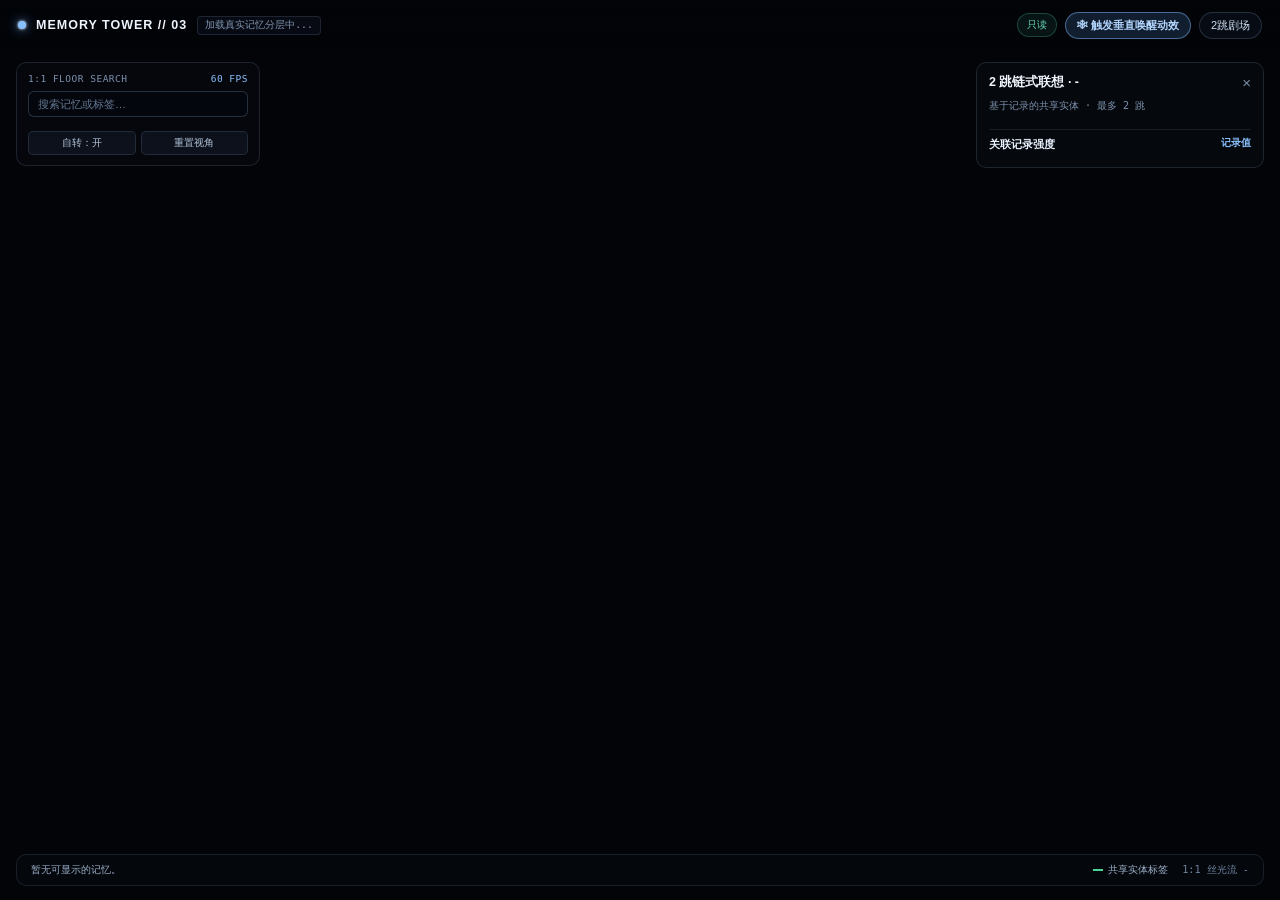
<file: desktop/web/m3.html>
<!DOCTYPE html>
<html lang="zh-CN">
<head>
<meta http-equiv="Content-Security-Policy" content="default-src 'self'; script-src 'self' 'unsafe-inline'; style-src 'self' 'unsafe-inline'; img-src 'self' data:; connect-src 'none'; object-src 'none'; base-uri 'none'; form-action 'none'">
<meta charset="UTF-8" />
<meta name="viewport" content="width=device-width, initial-scale=1.0" />
<title>MEMORY TOWER · 模块 03 电影级 GPU 3D 螺旋光幕五层地板塔</title>
<style>
  * { box-sizing: border-box; margin: 0; padding: 0; }
  html, body {
    width: 100%; height: 100%; overflow: hidden;
    background: #020407; color: #E5EDF8;
    font-family: -apple-system, BlinkMacSystemFont, "Segoe UI", "PingFang SC", "Microsoft YaHei", sans-serif;
    user-select: none;
  }
  #stage { position: fixed; inset: 0; }
  #stage canvas { position: absolute; inset: 0; width: 100%; height: 100%; display: block; }
  #hudCanvas { cursor: grab; z-index: 4; }
  #hudCanvas.dragging { cursor: grabbing; }

  .top-hud {
    position: fixed; top: 0; left: 0; right: 0; height: 50px; z-index: 12;
    display: flex; align-items: center; justify-content: space-between;
    padding: 0 18px; pointer-events: none;
    background: linear-gradient(180deg, rgba(2,4,8,0.84) 0%, rgba(2,4,8,0) 100%);
  }
  .top-hud > * { pointer-events: auto; }
  .brand { display: flex; align-items: center; gap: 10px; }
  .orb { width: 8px; height: 8px; border-radius: 50%; background: #85C0FF; box-shadow: 0 0 12px #659BE6, 0 0 3px #FFF; }
  .b-title { font-size: 12.5px; font-weight: 700; letter-spacing: 1px; color: #EFF5FF; }
  .b-meta {
    font-family: "JetBrains Mono", Consolas, monospace; font-size: 9.8px; color: #7F93B0;
    padding: 2px 7px; border-radius: 4px; background: rgba(10,15,24,0.72); border: 1px solid rgba(148,178,216,0.16);
  }
  .top-acts { display: flex; align-items: center; gap: 8px; }
  .hud-btn {
    background: rgba(10,15,24,0.78); border: 1px solid rgba(148,178,216,0.22);
    color: #CFE0F5; font-size: 11px; padding: 5px 11px; border-radius: 999px;
    cursor: pointer; backdrop-filter: blur(10px); transition: all .14s; font-family: inherit;
  }
  .hud-btn:hover { border-color: rgba(130,188,255,0.62); color: #FFF; background: rgba(20,34,56,0.86); }
  .hud-btn.pri { background: rgba(96,154,235,0.18); border-color: rgba(130,188,255,0.48); color: #B4D7FF; font-weight: 600; }
  .ro-badge {
    font-family: "JetBrains Mono", Consolas, monospace; font-size: 10px; color: #67D6B8;
    padding: 4px 9px; border-radius: 999px;
    background: rgba(78,196,168,0.09); border: 1px solid rgba(78,196,168,0.28);
  }

  /* Left Search & Floor Control Rail */
  .left-rail {
    position: fixed; left: 16px; top: 62px; z-index: 10; width: 244px;
    background: rgba(7, 10, 16, 0.78); border: 1px solid rgba(148,178,216,0.16);
    border-radius: 10px; padding: 10px 11px; backdrop-filter: blur(12px);
    display: flex; flex-direction: column; gap: 7px;
  }
  .rail-head {
    display: flex; justify-content: space-between; align-items: center;
    font-family: "JetBrains Mono", Consolas, monospace; font-size: 9.5px; color: #7E92AE; letter-spacing: 0.5px;
  }
  .search-wrap { position: relative; display: flex; align-items: center; }
  .search-inp {
    width: 100%; background: rgba(4,7,13,0.90); border: 1px solid rgba(148,178,216,0.24);
    border-radius: 6px; color: #EDF4FF; font-size: 11px; padding: 6px 26px 6px 9px;
    outline: none; font-family: inherit;
  }
  .search-inp:focus { border-color: rgba(130,188,255,0.68); }
  .search-inp::placeholder { color: #647792; }
  .search-clr {
    position: absolute; right: 6px; background: none; border: none; color: #7C90AB;
    font-size: 13px; cursor: pointer; display: none;
  }
  .search-clr.show { display: block; }
  .search-res {
    display: none; flex-direction: column; gap: 3px; max-height: 155px; overflow-y: auto;
    padding-top: 2px; border-top: 1px solid rgba(148,178,216,0.10);
  }
  .search-res.show { display: flex; }
  .sr-item {
    display: flex; justify-content: space-between; align-items: center; gap: 6px;
    padding: 4.5px 7px; border-radius: 5px; cursor: pointer;
    background: rgba(14,21,34,0.65); border: 1px solid transparent; font-size: 10.8px;
  }
  .sr-item:hover, .sr-item.active { background: rgba(101,155,230,0.20); border-color: rgba(130,188,255,0.48); }
  .sr-m { font-family: "JetBrains Mono", Consolas, monospace; font-size: 9.5px; color: #8AC2FF; }

  .floor-list { display: flex; flex-direction: column; gap: 3px; }
  .fl-btn {
    display: flex; justify-content: space-between; align-items: center;
    padding: 4.5px 8px; border-radius: 5px; cursor: pointer;
    background: rgba(13,18,28,0.65); border: 1px solid rgba(148,178,216,0.12);
    color: #B4C5DC; font-size: 10.5px; transition: all .13s;
  }
  .fl-btn:hover, .fl-btn.active { background: rgba(101,155,230,0.18); border-color: rgba(130,188,255,0.50); color: #F4F9FF; }
  .fl-dot { width: 7px; height: 7px; border-radius: 50%; margin-right: 6px; display: inline-block; }
  .fl-c { font-family: "JetBrains Mono", Consolas, monospace; font-size: 9.5px; color: #7C90AB; }
  .mini-ctrl { display: flex; gap: 5px; }
  .mini-ctrl button {
    flex: 1; background: rgba(14,20,32,0.8); border: 1px solid rgba(148,178,216,0.16);
    color: #B4C5DC; font-size: 10px; padding: 4px 0; border-radius: 5px; cursor: pointer; font-family: inherit;
  }
  .mini-ctrl button:hover { border-color: rgba(130,188,255,0.5); color: #FFF; }

  /* Right Closable 2-Hop & Hybrid Rerank Theater Card */
  .right-card {
    position: fixed; right: 16px; top: 62px; z-index: 10; width: 288px;
    background: rgba(7, 10, 16, 0.80); border: 1px solid rgba(148,178,216,0.16);
    border-radius: 10px; padding: 11px 12px; backdrop-filter: blur(12px);
    display: flex; flex-direction: column; gap: 8px; transition: opacity .2s, transform .2s;
  }
  .right-card.hidden { opacity: 0; pointer-events: none; transform: translateX(16px); }
  .rc-top { display: flex; justify-content: space-between; align-items: center; }
  .rc-title { font-size: 12.5px; font-weight: 600; color: #F2F7FF; }
  .rc-close { background: none; border: none; color: #7C8FA8; font-size: 15px; cursor: pointer; }
  .rc-close:hover { color: #FFF; }
  .chain-item {
    display: flex; justify-content: space-between; align-items: center;
    padding: 5px 7px; border-radius: 4px; background: rgba(13,19,30,0.78);
    border-left: 2.5px solid #659BE6; font-size: 10.5px; cursor: pointer;
  }
  .chain-item:hover { background: rgba(24,36,56,0.85); }
  .score-row { margin-top: 4px; }
  .score-lbl { display: flex; justify-content: space-between; font-size: 10px; color: #C8D7EA; margin-bottom: 2.5px; }
  .score-bar { height: 6px; border-radius: 99px; background: #131B28; overflow: hidden; display: flex; gap: 1px; }

  .bot-strip {
    position: fixed; left: 16px; right: 16px; bottom: 14px; z-index: 10;
    background: rgba(6, 9, 15, 0.78); border: 1px solid rgba(148,178,216,0.14);
    border-radius: 10px; padding: 8px 14px; backdrop-filter: blur(10px);
    display: flex; align-items: center; justify-content: space-between; gap: 14px;
    font-family: "JetBrains Mono", Consolas, monospace; font-size: 10.2px; color: #9BB0C9;
  }
  .leg { display: flex; gap: 14px; align-items: center; }
  .leg i { display: inline-block; width: 10px; height: 2px; vertical-align: middle; margin-right: 5px; }
</style>
<link rel="stylesheet" href="button-feedback.css">
</head>
<body>
<div id="stage">
  <canvas id="glCanvas"></canvas>
  <canvas id="hudCanvas"></canvas>
</div>

<div class="top-hud">
  <div class="brand">
    <i class="orb"></i>
    <span class="b-title">MEMORY TOWER // 03</span>
    <span class="b-meta" id="topMeta">加载真实记忆分层中...</span>
  </div>
  <div class="top-acts">
    <span class="ro-badge">只读</span>
    <button class="hud-btn pri" id="btnWake">❄ 触发垂直唤醒动效</button>
    <button class="hud-btn" id="btnCard">2跳剧场</button>
  </div>
</div>

<div class="left-rail">
  <div class="rail-head"><span>1:1 FLOOR SEARCH</span><span style="color:#8AC2FF" id="fpsOut">60 FPS</span></div>
  <div class="search-wrap">
    <input class="search-inp" id="qInp" placeholder="搜索记忆或标签…" aria-label="搜索记忆或标签" autocomplete="off" />
    <button class="search-clr" id="qClr">×</button>
  </div>
  <div class="search-res" id="qRes"></div>
  <div class="floor-list" id="floorBtns"></div>
  <div class="mini-ctrl">
    <button id="btnSpin">自转：开</button>
    <button id="btnReset">重置视角</button>
  </div>
</div>

<div class="right-card" id="rightCard">
  <div class="rc-top">
    <span class="rc-title" id="rcTitle">2 跳链式联想 · -</span>
    <button class="rc-close" id="rcClose">×</button>
  </div>
  <div style="font-size:10px;color:#7C90AB;font-family:'JetBrains Mono',monospace">基于记录的共享实体 · 最多 2 跳</div>
  <div id="chainBox" style="display:flex;flex-direction:column;gap:4px"></div>
  <div style="border-top:1px solid rgba(148,178,216,0.12);padding-top:7px">
    <div style="display:flex;justify-content:space-between;font-size:11px;font-weight:600;color:#EAF2FF;margin-bottom:4px">
      <span>关联记录强度</span>
      <span style="font-family:'JetBrains Mono',monospace;font-size:9.5px;color:#8AC2FF">记录值</span>
    </div>
    <div id="rerankBox"></div>
  </div>
</div>

<div class="bot-strip">
  <span id="feedTxt">正在载入记忆快照…</span>
  <div class="leg">
    <span><i style="background:#46D69C"></i>共享实体标签</span>
    <span style="color:#6E829E" id="flowStat">1:1 丝光流 -</span>
  </div>
</div>

<script src="frame-data.js"></script>
<script>
(function(){
  const glCanvas = document.getElementById('glCanvas');
  const hudCanvas = document.getElementById('hudCanvas');
  const hud = hudCanvas.getContext('2d');
  let W = 0, H = 0, DPR = Math.min(2, window.devicePixelRatio || 1);

  let seed = 2026112177;
  function rnd() { seed = (seed * 1664525 + 1013904223) >>> 0; return seed / 4294967296; }

  // 4x4 Matrix Math
  function mat4Perspective(fovRad, aspect, near, far) {
    const f = 1.0 / Math.tan(fovRad * 0.5), nf = 1.0 / (near - far);
    return new Float32Array([f/aspect,0,0,0, 0,f,0,0, 0,0,(far+near)*nf,-1, 0,0,2*far*near*nf,0]);
  }
  function mat4LookAt(eye, target, up) {
    let zx=eye[0]-target[0], zy=eye[1]-target[1], zz=eye[2]-target[2];
    let zl=Math.hypot(zx,zy,zz)||1; zx/=zl; zy/=zl; zz/=zl;
    let xx=up[1]*zz-up[2]*zy, xy=up[2]*zx-up[0]*zz, xz=up[0]*zy-up[1]*zx;
    let xl=Math.hypot(xx,xy,xz)||1; xx/=xl; xy/=xl; xz/=xl;
    let yx=zy*xz-zz*xy, yy=zz*xx-zx*xz, yz=zx*xy-zy*xx;
    return new Float32Array([
      xx,yx,zx,0, xy,yy,zy,0, xz,yz,zz,0,
      -(xx*eye[0]+xy*eye[1]+xz*eye[2]),
      -(yx*eye[0]+yy*eye[1]+yz*eye[2]),
      -(zx*eye[0]+zy*eye[1]+zz*eye[2]), 1
    ]);
  }
  function mat4Mul(a, b) {
    const o = new Float32Array(16);
    for (let i=0;i<4;i++) for (let j=0;j<4;j++) o[j*4+i]=a[i]*b[j*4]+a[4+i]*b[j*4+1]+a[8+i]*b[j*4+2]+a[12+i]*b[j*4+3];
    return o;
  }

  // ===== REAL MEMORY SNAPSHOT (STRICT 1:1 FLOOR NODES & 1:1 SILK FLOWS) =====
  const SNAP = window.MEMORY_SNAPSHOT;
  if (!SNAP || !Array.isArray(SNAP.items) || SNAP.items.length === 0) {
    document.getElementById('feedTxt').textContent = '暂无可显示的记忆。';
    return;
  }
  const RAW_ITEMS = SNAP.items;
  const N_MEM = RAW_ITEMS.length;


  const FLOORS = [
    { idx:0, y: 1.04, r: 1.20, cnt: SNAP.tower_tiers[0], col:[0.26, 0.86, 0.62], hex:'#46D69C', lbl: '' },
    { idx:1, y: 0.62, r: 1.50, cnt: SNAP.tower_tiers[1], col:[0.86, 0.36, 0.78], hex:'#D864CC', lbl: '' },
    { idx:2, y: 0.18, r: 1.66, cnt: SNAP.tower_tiers[2], col:[0.32, 0.62, 1.00], hex:'#569CFF', lbl: '' },
    { idx:3, y:-0.24, r: 1.56, cnt: SNAP.tower_tiers[3], col:[0.54, 0.42, 0.98], hex:'#8C70F8', lbl: '' },
    { idx:4, y:-0.66, r: 1.36, cnt: SNAP.tower_tiers[4], col:[0.90, 0.68, 0.30], hex:'#E0AE50', lbl: '' },
    { idx:5, y:-1.06, r: 1.14, cnt: SNAP.tower_tiers[5], col:[0.42, 0.56, 0.72], hex:'#6C8AA8', lbl: '' }
  ];

  // Deterministically distribute all N_MEM memories cleanly onto concentric tracks of their exact tower floor
  FLOORS.forEach(floor => { floor.lbl = SNAP.towerLabels[floor.idx] || '未接入'; });
  const floorSlots = [[], [], [], [], [], []];
  RAW_ITEMS.forEach(m => { floorSlots[m.tw].push(m.i); });
  const floorSlotIdx = new Int32Array(N_MEM);
  floorSlots.forEach(arr => arr.forEach((mIdx, k) => { floorSlotIdx[mIdx] = k; }));

  function nodePosOnFloor(m) {
    const fl = FLOORS[m.tw];
    const total = Math.max(1, fl.cnt);
    const k = floorSlotIdx[m.i];
    const tracks = total > 240 ? 4 : total > 100 ? 3 : total > 30 ? 2 : 1;
    const tr = k % tracks;
    const perTrack = Math.ceil(total / tracks);
    const kInTr = Math.floor(k / tracks);
    const ang = (kInTr / perTrack) * Math.PI * 2 + m.tw * 0.41 + tr * (Math.PI / perTrack);
    const r = fl.r + (tr - (tracks - 1) * 0.5) * 0.056;
    return [Math.cos(ang) * r, fl.y, Math.sin(ang) * r, ang, r, tracks];
  }

  const NODES = RAW_ITEMS.map(m => {
    const [x, y, z, ang, rad, tracks] = nodePosOnFloor(m);
    const fl = FLOORS[m.tw];
    const pName = m.label;
    const kw = [m.t, m.id, m.k, pName, fl.lbl, ...(m.en||[]), ...(m.tg||[])].join(' ').toLowerCase();
    return {
      id: m.i, memId: m.id, m, f: m.tw, pos: [x, y, z], ang, rad, tracks,
      title: m.t, badge: pName + ' · ' + m.strengthLabel, kw
    };
  });

  // ===== WEBGL SETUP =====
  const gl = glCanvas.getContext('webgl', { alpha: false, antialias: false, powerPreference: 'high-performance' });
  if (!gl) {
    document.getElementById('topMeta').textContent = '当前设备无法渲染 WebGL，可使用流转矩阵。';
    return;
  }
  function compile(type, src) {
    const s = gl.createShader(type); gl.shaderSource(s, src); gl.compileShader(s);
    if (!gl.getShaderParameter(s, gl.COMPILE_STATUS)) console.error('SHADER:', gl.getShaderInfoLog(s));
    return s;
  }
  function makeProg(vs, fs) {
    const p = gl.createProgram(); gl.attachShader(p, compile(gl.VERTEX_SHADER, vs)); gl.attachShader(p, compile(gl.FRAGMENT_SHADER, fs)); gl.linkProgram(p);
    if (!gl.getProgramParameter(p, gl.LINK_STATUS)) console.error('LINK:', gl.getProgramInfoLog(p));
    return p;
  }

  // ---- SHADER 1: STRICT 1:1 REAL MEMORY SPECTRAL SILK WINGS (N_MEM FILAMENTS!) ----
  const SILK_VS = `
    precision highp float;
    attribute vec3 aPos;
    attribute vec3 aCol;
    attribute float aAlong;
    attribute float aSeed;
    attribute float aFloor;
    attribute float aMatch;
    uniform mat4 uMVP;
    uniform float uTime;
    uniform float uFocusFloor;
    uniform float uDim;
    uniform float uSearchActive;
    varying vec3 vCol;
    varying float vAlong;
    varying float vSeed;
    varying float vAlpha;
    void main() {
      float rot = uTime * 0.10;
      float c = cos(rot), s = sin(rot);
      vec3 p = vec3(aPos.x * c - aPos.z * s, aPos.y, aPos.x * s + aPos.z * c);
      gl_Position = uMVP * vec4(p, 1.0);
      float fBoost = (uFocusFloor < -0.5) ? 1.0 : ((abs(aFloor - uFocusFloor) < 0.3) ? 1.95 : 0.10);
      float mBoost = (uSearchActive > 0.5) ? ((aMatch > 0.5) ? 1.65 : 0.08) : 1.0;
      vCol = mix(aCol, vec3(0.86, 0.95, 1.0), (uSearchActive > 0.5 && aMatch > 0.5) ? 0.35 : 0.0);
      vAlong = aAlong;
      vSeed = aSeed;
      vAlpha = fBoost * mBoost * mix(uDim, 1.0, aMatch);
    }
  `;
  const SILK_FS = `
    precision highp float;
    uniform float uTime;
    varying vec3 vCol;
    varying float vAlong;
    varying float vSeed;
    varying float vAlpha;
    void main() {
      float w = fract(vAlong * 0.9 - uTime * (0.24 + vSeed * 0.18) + vSeed * 4.0);
      float k = max(0.0, 1.0 - abs(w - 0.5) * 6.5);
      float k2 = k * k;
      float spark = k2 * k2;
      float fadeEnds = max(0.0, sin(vAlong * 3.14159));
      float a = (0.165 + spark * 0.44) * (0.45 + 0.55 * fadeEnds) * vAlpha;
      vec3 col = mix(vCol, vec3(0.96, 0.99, 1.0), spark * 0.52);
      gl_FragColor = vec4(col * clamp(a, 0.0, 1.3), clamp(a, 0.0, 1.0));
    }
  `;

  // ---- SHADER 2: STRICT 1:1 REAL MEMORY 3D SLABS (N_MEM SLABS) + ORBITAL RING RAILS ----
  const SLAB_VS = `
    precision highp float;
    attribute vec3 aPos;
    attribute vec3 aCol;
    attribute float aFloor;
    attribute float aBright;
    attribute float aMatch;
    uniform mat4 uMVP;
    uniform float uTime;
    uniform float uFocusFloor;
    uniform float uDim;
    uniform float uSearchActive;
    varying vec3 vCol;
    varying float vAlpha;
    void main() {
      float rot = uTime * 0.10;
      float c = cos(rot), s = sin(rot);
      vec3 p = vec3(aPos.x * c - aPos.z * s, aPos.y, aPos.x * s + aPos.z * c);
      gl_Position = uMVP * vec4(p, 1.0);
      float fBoost = (uFocusFloor < -0.5) ? 1.0 : ((abs(aFloor - uFocusFloor) < 0.3) ? 1.45 : 0.16);
      float mBoost = (uSearchActive > 0.5) ? ((aMatch > 0.5) ? 1.55 : 0.12) : 1.0;
      vCol = mix(aCol, vec3(1.0), (uSearchActive > 0.5 && aMatch > 0.5) ? 0.30 : 0.0);
      vAlpha = clamp(aBright * fBoost * mBoost * max(0.32, mix(uDim, 1.0, aMatch)), 0.0, 1.0);
    }
  `;
  const SLAB_FS = `precision highp float; varying vec3 vCol; varying float vAlpha; void main(){ gl_FragColor = vec4(vCol * vAlpha, vAlpha); }`;

  // ---- SHADER 3: 4,200-PARTICLE LUMINOUS WHITE DOUBLE-HELIX CENTRAL SPINE + AWAKENING VORTEX ----
  const HELIX_VS = `
    precision highp float;
    attribute vec3 aPos;
    attribute vec3 aCol;
    attribute float aSize;
    attribute float aSeed;
    attribute float aType; // 0 = central helix, 1 = cold awakening vortex
    uniform mat4 uMVP;
    uniform float uTime;
    uniform float uDpr;
    uniform float uWake;
    uniform vec2 uWakePos;
    varying vec3 vCol;
    varying float vAlpha;
    void main() {
      vec3 p = aPos;
      float alphaMul = 1.0;
      if (aType < 0.5) {
        float rot = -uTime * 0.55;
        float c = cos(rot), s = sin(rot);
        p = vec3(p.x * c - p.z * s, p.y, p.x * s + p.z * c);
      } else {
        float prog = fract(uWake + aSeed * 0.25);
        p.y = -1.06 + prog * 1.28;
        float a = prog * 12.0 + uTime * 3.0 + aSeed * 6.28;
        float rr = 0.03 + (1.0 - prog) * 0.06;
        p.x = uWakePos.x + cos(a) * rr;
        p.z = uWakePos.y + sin(a) * rr;
        alphaMul = sin(prog * 3.14159) * 1.4;
      }
      vec4 clip = uMVP * vec4(p, 1.0);
      gl_Position = clip;
      float dep = clamp(4.8 / max(0.8, clip.w), 0.4, 2.2);
      gl_PointSize = clamp(aSize * dep * uDpr, 1.2, 12.0);
      vCol = aCol;
      vAlpha = clamp((0.35 + 0.60 * aSeed) * alphaMul, 0.0, 1.0);
    }
  `;
  const HELIX_FS = `
    precision highp float;
    varying vec3 vCol; varying float vAlpha;
    void main() {
      vec2 uv = gl_PointCoord - 0.5;
      float d = length(uv) * 2.0; if (d > 1.0) discard;
      float core = exp(-d * d * 16.0);
      float k = max(0.0, 1.0 - d);
      float halo = k * k * k * 0.35;
      float I = core + halo;
      gl_FragColor = vec4(mix(vCol, vec3(1.0), core * 0.65) * I * vAlpha, I * vAlpha);
    }
  `;

  // ---- SHADER 4: DUAL-SCALE HDR BLOOM + ACES FILMIC COMPOSITE ----
  const QUAD_VS = `attribute vec2 aPos; varying vec2 vUv; void main(){ vUv=aPos*0.5+0.5; gl_Position=vec4(aPos,0.0,1.0); }`;
  const BRIGHT_FS = `
    precision highp float; uniform sampler2D uTex; varying vec2 vUv;
    void main(){ vec3 c=texture2D(uTex,vUv).rgb; float l=dot(c,vec3(0.2126,0.7152,0.0722)); gl_FragColor=vec4(c*smoothstep(0.14,0.82,l)*1.18,1.0); }
  `;
  const BLUR_FS = `
    precision highp float; uniform sampler2D uTex; uniform vec2 uDir; varying vec2 vUv;
    void main(){
      vec3 s=texture2D(uTex,vUv).rgb*0.227027;
      s+=texture2D(uTex,vUv+uDir*1.384615).rgb*0.316216; s+=texture2D(uTex,vUv-uDir*1.384615).rgb*0.316216;
      s+=texture2D(uTex,vUv+uDir*3.230769).rgb*0.070270; s+=texture2D(uTex,vUv-uDir*3.230769).rgb*0.070270;
      gl_FragColor=vec4(s,1.0);
    }
  `;
  const COMP_FS = `
    precision highp float;
    uniform sampler2D uScene, uBloomT, uBloomW; varying vec2 vUv;
    void main(){
      vec2 d=(vUv-vec2(0.50,0.48))*vec2(1.4,1.0);
      vec3 bg=mix(vec3(0.014,0.022,0.036), vec3(0.004,0.006,0.010), smoothstep(0.0,0.95,length(d)));
      vec3 col=bg + texture2D(uScene,vUv).rgb*1.02 + texture2D(uBloomT,vUv).rgb*0.58 + texture2D(uBloomW,vUv).rgb*0.62;
      col=(col*(2.51*col+0.03))/(col*(2.43*col+0.59)+0.14);
      gl_FragColor=vec4(clamp(col,0.0,1.0),1.0);
    }
  `;

  let progSilk, progSlab, progHelix, progBright, progBlur, progComp;
  let bufQuad, bufSilk, bufSilkMatch, bufSlabs, bufSlabMatch, bufRings, bufHelix;
  let cntSilk=0, cntSlabs=0, cntRings=0, cntHelix=0;
  let fboScene, fboH1, fboH2, fboQ1, fboQ2;

  function makeFBO(w, h) {
    const tex = gl.createTexture(); gl.bindTexture(gl.TEXTURE_2D, tex);
    gl.texImage2D(gl.TEXTURE_2D,0,gl.RGBA,w,h,0,gl.RGBA,gl.UNSIGNED_BYTE,null);
    gl.texParameteri(gl.TEXTURE_2D,gl.TEXTURE_MIN_FILTER,gl.LINEAR); gl.texParameteri(gl.TEXTURE_2D,gl.TEXTURE_MAG_FILTER,gl.LINEAR);
    gl.texParameteri(gl.TEXTURE_2D,gl.TEXTURE_WRAP_S,gl.CLAMP_TO_EDGE); gl.texParameteri(gl.TEXTURE_2D,gl.TEXTURE_WRAP_T,gl.CLAMP_TO_EDGE);
    const fbo = gl.createFramebuffer(); gl.bindFramebuffer(gl.FRAMEBUFFER, fbo);
    gl.framebufferTexture2D(gl.FRAMEBUFFER,gl.COLOR_ATTACHMENT0,gl.TEXTURE_2D,tex,0);
    const ok = gl.checkFramebufferStatus(gl.FRAMEBUFFER) === gl.FRAMEBUFFER_COMPLETE;
    gl.bindFramebuffer(gl.FRAMEBUFFER,null);
    return { fbo, tex, w, h, ok };
  }
  function rebuildFBOs() {
    if (!gl) return;
    [fboScene,fboH1,fboH2,fboQ1,fboQ2].forEach(f => { if (f) { gl.deleteFramebuffer(f.fbo); gl.deleteTexture(f.tex); } });
    const w=Math.max(64, glCanvas.width), h=Math.max(64, glCanvas.height);
    fboScene = makeFBO(w, h);
    fboH1 = makeFBO(Math.max(4,w>>1), Math.max(4,h>>1)); fboH2 = makeFBO(Math.max(4,w>>1), Math.max(4,h>>1));
    fboQ1 = makeFBO(Math.max(4,w>>2), Math.max(4,h>>2)); fboQ2 = makeFBO(Math.max(4,w>>2), Math.max(4,h>>2));
  }

  function buildGeometry() {
    // 1. STRICT 1:1 REAL MEMORY SPECTRAL SILK WINGS: EXACTLY N_MEM FILAMENTS (1 PER MEMORY!)
    const silk = [];
    const silkSegs = 16;
    const silkMatch = new Float32Array(N_MEM * silkSegs * 2);
    const spectralPalette = [
      [0.86, 0.28, 0.78],
      [0.54, 0.34, 0.96],
      [0.26, 0.64, 1.00],
      [0.24, 0.86, 0.62],
      [0.92, 0.72, 0.28]
    ];
    NODES.forEach((nd, idx) => {
      const m = nd.m, fl = FLOORS[m.tw];
      const [sx, sy, sz] = nd.pos;
      const ang = nd.ang;
      const wingCol = spectralPalette[(idx + m.tw * 2) % spectralPalette.length];
      const strW = 0.45 + (m.s / 100) * 0.55;
      const blendCol = [
        (fl.col[0] * 0.55 + wingCol[0] * 0.45) * strW,
        (fl.col[1] * 0.55 + wingCol[1] * 0.45) * strW,
        (fl.col[2] * 0.55 + wingCol[2] * 0.45) * strW
      ];
      const frac = ((idx % 29) / 28) - 0.5;
      const sd = 0.25 + (m.s / 100) * 0.65;
      const ty = Math.max(-1.14, Math.min(1.14, sy + frac * 0.85 + (rnd() - 0.5) * 0.12));
      const tAng = ang + frac * 0.75;
      const tx = Math.cos(tAng) * 0.20, tz = Math.sin(tAng) * 0.20;
      const cx = sx * 0.48 + Math.cos(ang + frac * 0.45) * 0.20;
      const cy = sy * 0.68 + ty * 0.32;
      const cz = sz * 0.48 + Math.sin(ang + frac * 0.45) * 0.20;
      const cr = Math.min(1, blendCol[0] + frac * 0.16);
      const cg = Math.min(1, blendCol[1] - frac * 0.10);
      const cb = Math.min(1, blendCol[2] + (0.25 - Math.abs(frac)) * 0.22);

      let px = sx, py = sy, pz = sz;
      const baseV = idx * silkSegs * 2;
      for (let g = 1; g <= silkSegs; g++) {
        const u = g / silkSegs, inv = 1 - u;
        const nx = inv*inv*sx + 2*inv*u*cx + u*u*tx;
        const ny = inv*inv*sy + 2*inv*u*cy + u*u*ty;
        const nz = inv*inv*sz + 2*inv*u*cz + u*u*tz;
        silk.push(px,py,pz, cr,cg,cb, (g-1)/silkSegs, sd, m.tw,
                  nx,ny,nz, cr,cg,cb, g/silkSegs,     sd, m.tw);
        silkMatch[baseV + (g - 1) * 2] = 1.0;
        silkMatch[baseV + (g - 1) * 2 + 1] = 1.0;
        px = nx; py = ny; pz = nz;
      }
    });
    cntSilk = silk.length / 9; // cntSilk / 32 === N_MEM strictly 1:1!
    bufSilk = gl.createBuffer(); gl.bindBuffer(gl.ARRAY_BUFFER, bufSilk);
    gl.bufferData(gl.ARRAY_BUFFER, new Float32Array(silk), gl.STATIC_DRAW);
    bufSilkMatch = gl.createBuffer(); gl.bindBuffer(gl.ARRAY_BUFFER, bufSilkMatch);
    gl.bufferData(gl.ARRAY_BUFFER, silkMatch, gl.DYNAMIC_DRAW);

    // 2. STRICT 1:1 REAL MEMORY 3D ORBITAL NODE SLABS (EXACTLY N_MEM SLABS ON 6 TIERS!)
    const sl = [];
    const slMatch = new Float32Array(N_MEM * 6);
    NODES.forEach((nd, idx) => {
      const m = nd.m, fl = FLOORS[m.tw];
      const [x, y, z] = nd.pos;
      const ang = nd.ang;
      const rx = Math.cos(ang), rz = Math.sin(ang);
      const tx = -rz, tz = rx;
      const perTr = Math.max(8, Math.ceil(fl.cnt / nd.tracks));
      const hw = Math.max(0.011, Math.min(0.058, ((Math.PI * 2 * fl.r) / perTr) * 0.34));
      const hl = nd.tracks >= 3 ? 0.016 : 0.024;
      const p0=[x-tx*hw-rx*hl, y, z-tz*hw-rz*hl];
      const p1=[x+tx*hw-rx*hl, y, z+tz*hw-rz*hl];
      const p2=[x+tx*hw+rx*hl, y, z+tz*hw+rz*hl];
      const p3=[x-tx*hw+rx*hl, y, z-tz*hw+rz*hl];
      const br = 0.55 + (m.s / 100) * 0.45;
      const col = [0.68 + fl.col[0]*0.30, 0.72 + fl.col[1]*0.26, 0.80 + fl.col[2]*0.20];
      const push = p => sl.push(p[0],p[1],p[2], col[0],col[1],col[2], m.tw, br);
      push(p0); push(p1); push(p2);
      push(p0); push(p2); push(p3);
      for (let v = 0; v < 6; v++) slMatch[idx * 6 + v] = 1.0;
    });
    cntSlabs = sl.length / 8; // cntSlabs / 6 === N_MEM strictly 1:1!
    bufSlabs = gl.createBuffer(); gl.bindBuffer(gl.ARRAY_BUFFER, bufSlabs);
    gl.bufferData(gl.ARRAY_BUFFER, new Float32Array(sl), gl.STATIC_DRAW);
    bufSlabMatch = gl.createBuffer(); gl.bindBuffer(gl.ARRAY_BUFFER, bufSlabMatch);
    gl.bufferData(gl.ARRAY_BUFFER, slMatch, gl.DYNAMIC_DRAW);

    // 3. 6 CONCENTRIC PRECISION ORBITAL RING RAILS
    const rg = [];
    FLOORS.forEach((fl, fi) => {
      const segs = 140;
      for (let i = 0; i < segs; i++) {
        const a0=(i/segs)*Math.PI*2, a1=((i+1)/segs)*Math.PI*2;
        rg.push(Math.cos(a0)*fl.r, fl.y, Math.sin(a0)*fl.r, 0.68,0.78,0.90, fi, 0.34,
                Math.cos(a1)*fl.r, fl.y, Math.sin(a1)*fl.r, 0.68,0.78,0.90, fi, 0.34);
        rg.push(Math.cos(a0)*(fl.r-0.09), fl.y, Math.sin(a0)*(fl.r-0.09), fl.col[0],fl.col[1],fl.col[2], fi, 0.18,
                Math.cos(a1)*(fl.r-0.09), fl.y, Math.sin(a1)*(fl.r-0.09), fl.col[0],fl.col[1],fl.col[2], fi, 0.18);
      }
    });
    cntRings = rg.length / 8;
    bufRings = gl.createBuffer(); gl.bindBuffer(gl.ARRAY_BUFFER, bufRings);
    gl.bufferData(gl.ARRAY_BUFFER, new Float32Array(rg), gl.STATIC_DRAW);

    // 4. 4,200-PARTICLE LUMINOUS WHITE DOUBLE-HELIX CENTRAL SPINE + 260 COLD-AWAKENING VORTEX SPARKS!
    const hx = [];
    // Double helix vertical ribbon strands + crisp dotted spiral rungs
    const turns = 7.5;
    for (let i = 0; i < 1600; i++) {
      const u = i / 1599;
      const y = -1.24 + u * 2.48;
      const a = u * Math.PI * 2 * turns;
      const rad = 0.21 + Math.sin(u * Math.PI) * 0.03;
      const s = i % 2;
      const aa = a + s * Math.PI;
      hx.push(Math.cos(aa)*rad, y, Math.sin(aa)*rad, 0.94, 0.97, 1.0, 2.0 + rnd()*1.4, rnd(), 0.0);
    }
    // Delicate dotted horizontal spiral rungs between the two helixes (creates exact dotted ladder texture!)
    for (let r = 0; r < 90; r++) {
      const u = r / 89;
      const y = -1.20 + u * 2.40;
      const a = u * Math.PI * 2 * turns;
      const rad = 0.21 + Math.sin(u * Math.PI) * 0.03;
      for (let d = 0; d < 18; d++) {
        const f = (d / 17) * 2 - 1;
        hx.push(Math.cos(a)*rad*f, y, Math.sin(a)*rad*f, 0.85, 0.92, 1.0, 1.4, 0.5 + rnd()*0.5, 0.0);
      }
    }
    // Subtle halo dust around spine
    for (let i = 0; i < 900; i++) {
      const y = (rnd() - 0.5) * 2.4;
      const a = rnd() * Math.PI * 2, rad = 0.06 + rnd() * 0.28;
      hx.push(Math.cos(a)*rad, y, Math.sin(a)*rad, 0.72, 0.84, 1.0, 1.1 + rnd()*1.0, rnd()*0.6, 0.0);
    }
    // 260 rising Cold-Awakening Vortex sparks (aType = 1.0)
    for (let i = 0; i < 260; i++) {
      hx.push(0, 0, 0, 0.56, 0.84, 1.0, 2.2 + rnd()*2.2, rnd(), 1.0);
    }
    cntHelix = hx.length / 9;
    bufHelix = gl.createBuffer(); gl.bindBuffer(gl.ARRAY_BUFFER, bufHelix);
    gl.bufferData(gl.ARRAY_BUFFER, new Float32Array(hx), gl.STATIC_DRAW);
  }

  function initWebGL() {
    if (!gl) return;
    progSilk = makeProg(SILK_VS, SILK_FS);
    progSlab = makeProg(SLAB_VS, SLAB_FS);
    progHelix = makeProg(HELIX_VS, HELIX_FS);
    progBright = makeProg(QUAD_VS, BRIGHT_FS);
    progBlur = makeProg(QUAD_VS, BLUR_FS);
    progComp = makeProg(QUAD_VS, COMP_FS);
    bufQuad = gl.createBuffer(); gl.bindBuffer(gl.ARRAY_BUFFER, bufQuad);
    gl.bufferData(gl.ARRAY_BUFFER, new Float32Array([-1,-1, 1,-1, -1,1, -1,1, 1,-1, 1,1]), gl.STATIC_DRAW);
    buildGeometry();
  }

  function bindA(p, n, sz, st, of) { const l=gl.getAttribLocation(p,n); if(l>=0){ gl.enableVertexAttribArray(l); gl.vertexAttribPointer(l,sz,gl.FLOAT,false,st,of); } }
  function drawQuad(p, tex, fn) {
    gl.disable(gl.BLEND); gl.useProgram(p); gl.bindBuffer(gl.ARRAY_BUFFER, bufQuad);
    const l=gl.getAttribLocation(p,'aPos'); gl.enableVertexAttribArray(l); gl.vertexAttribPointer(l,2,gl.FLOAT,false,0,0);
    gl.activeTexture(gl.TEXTURE0); gl.bindTexture(gl.TEXTURE_2D, tex);
    if (fn) fn(); gl.drawArrays(gl.TRIANGLES, 0, 6);
  }

  // ===== CAMERA, SEARCH & 2-HOP REAL MEMORY UI STATE =====
  const cam = { yaw: 0.25, pitch: 0.30, dist: 4.35, tyaw: 0.25, tpitch: 0.30, tdist: 4.35 };
  let autoSpin = true, dragging = false, focusFloor = -1, wakeProg = 0.2, wakeFast = 0;
  let FEATURED_IDS = new Set(), coldWakeNode = null, selFeat = null;
  let searchQ = '', matchIds = new Set(), dimVal = 1.0, targetDim = 1.0, lastMVP = null;

  const REASON_META = [
    ['语义关联', '#569CFF', 1],
    ['±3d 时间 +0.12', '#E0AE50', 1],
    ['共享实体 +0.10', '#46D69C', 1]
  ];

  function getRealLinks(nd) {
    const out = [];
    const seen = new Set([nd.id]);
    (nd.m.lk || []).slice(0, 3).forEach(([tid, rType, w]) => {
      if (tid >= 0 && tid < N_MEM && !seen.has(tid)) {
        seen.add(tid);
        const [lbl, col, hop] = REASON_META[rType] || REASON_META[0];
        out.push([tid, `${lbl} · ${(w || 0.7).toFixed(2)}`, col, hop, w || 0.72]);
      }
    });
    // Add 1 true 2-hop transitive neighbor (HOP_DECAY = 0.6) from hop-1 seed
    if (out.length > 0) {
      const h1 = NODES[out[0][0]];
      const h2 = (h1.m.lk || []).find(([tid2]) => tid2 >= 0 && tid2 < N_MEM && !seen.has(tid2));
      if (h2) {
        const [tid2, r2, w2] = h2;
        const [lbl2, col2] = REASON_META[r2] || REASON_META[2];
        out.push([tid2, `2跳×0.6 · ${lbl2.slice(0,4)}`, col2, 2, (w2 || 0.7) * 0.6]);
      }
    }
    return out;
  }

  function syncMatchBuffers() {
    if (!gl || !bufSilkMatch || !bufSlabMatch) return;
    const silkSegs = 16;
    const skM = new Float32Array(N_MEM * silkSegs * 2);
    const slM = new Float32Array(N_MEM * 6);
    const hasQ = searchQ.length > 0;
    for (let i = 0; i < N_MEM; i++) {
      const m = (!hasQ || matchIds.has(i) || (selFeat && selFeat.id === i)) ? 1.0 : 0.0;
      const b1 = i * silkSegs * 2;
      for (let k = 0; k < silkSegs * 2; k++) skM[b1 + k] = m;
      const b2 = i * 6;
      for (let k = 0; k < 6; k++) slM[b2 + k] = m;
    }
    gl.bindBuffer(gl.ARRAY_BUFFER, bufSilkMatch);
    gl.bufferSubData(gl.ARRAY_BUFFER, 0, skM);
    gl.bindBuffer(gl.ARRAY_BUFFER, bufSlabMatch);
    gl.bufferSubData(gl.ARRAY_BUFFER, 0, slM);
  }

  function updateFlowStat() {
    const el = document.getElementById('flowStat');
    if (!el) return;
    if (searchQ) el.textContent = `1:1 丝光流 ${matchIds.size} / ${N_MEM}`;
    else if (focusFloor >= 0) el.textContent = `1:1 丝光流 ${FLOORS[focusFloor].cnt} / ${N_MEM}`;
    else el.textContent = `1:1 丝光流 ${N_MEM} / ${N_MEM}`;
  }

  function populateRealFloorHUD() {
    document.getElementById('topMeta').textContent = `WEBGL HDR · ${N_MEM.toLocaleString()} 真实节点 · ${N_MEM.toLocaleString()} 条 1:1 丝光流 · ${SNAP.edge_counts.total.toLocaleString()} 关联`;
    const btnHtml = [
      `<div class="fl-btn active" data-f="-1"><span><i class="fl-dot" style="background:#9BC6FF"></i>全部光幕</span><span class="fl-c">${N_MEM.toLocaleString()}</span></div>`,
      ...FLOORS.filter(fl => SNAP.towerLabels[fl.idx]).map(fl => `<div class="fl-btn" data-f="${fl.idx}"><span><i class="fl-dot" style="background:${fl.hex}"></i>${escapeHtml(fl.lbl)}</span><span class="fl-c">${fl.cnt}</span></div>`)
    ].join('');
    document.getElementById('floorBtns').innerHTML = btnHtml;
    document.querySelectorAll('#floorBtns .fl-btn').forEach(b => b.addEventListener('click', () => {
      document.querySelectorAll('#floorBtns .fl-btn').forEach(x => x.classList.remove('active'));
      b.classList.add('active'); focusFloor = Number(b.dataset.f);
      updateFlowStat();
    }));

    // Pick 8 representative prominent nodes across floors for unobtrusive default floating labels
    const picked = [];
    const sorted = [...NODES].sort((a, b) => (b.m.en.length * 14 + b.m.s + (b.m.lk?.length||0) * 8) - (a.m.en.length * 14 + a.m.s + (a.m.lk?.length||0) * 8));
    for (let fi = 0; fi < 6; fi++) {
      const cand = sorted.find(n => n.f === fi && !picked.includes(n) && n.m.lk && n.m.lk.length > 0) || sorted.find(n => n.f === fi);
      if (cand) picked.push(cand);
    }
    FEATURED_IDS = new Set(picked.slice(0, 8).map(n => n.id));
    selFeat = picked[0] || NODES[0];
    coldWakeNode = NODES.find(n => n.f === 5 && n.m.lk && n.m.lk.length > 0) || NODES.find(n => n.f === 5) || NODES[0];
    updateFlowStat();
  }

  function updateRightCard(nd) {
    selFeat = nd;
    const links = getRealLinks(nd);
    document.getElementById('rcTitle').textContent = '2 跳链式联想 · ' + nd.title.slice(0, 14);
    document.getElementById('chainBox').innerHTML = links.length ? links.map(([tid, lbl, col, hop, sc]) => {
      const target = NODES[tid];
      return `<div class="chain-item" style="border-left-color:${col}" data-tid="${tid}">
        <div><div style="color:#EBF3FF">${escapeHtml(target ? target.title.slice(0, 18) : '')}</div><div style="font-size:9.5px;color:${col}">${lbl}</div></div>
        <span style="font-family:'JetBrains Mono',monospace;color:#8AC2FF;font-weight:600">${hop} 跳</span>
      </div>`;
    }).join('') : `<div style="font-size:10px;color:#6E829E;padding:6px">该记忆暂无共享标签关联</div>`;

    document.querySelectorAll('#chainBox .chain-item').forEach(el => {
      el.addEventListener('click', () => {
        const t = NODES[Number(el.dataset.tid)];
        if (t) focusNode(t);
      });
    });

    const rows = [nd, ...links.slice(0, 3).map(([tid]) => NODES[tid])];
    document.getElementById('rerankBox').innerHTML = rows.map((entry, index) =>
      '<div class="score-row"><div class="score-lbl"><span>#' + (index + 1) + ' ' +
      escapeHtml(entry.title.slice(0, 14)) + '</span><span>' + escapeHtml(entry.m.strengthLabel) +
      '</span></div><div class="score-bar"><div style="width:' + entry.m.s +
      '%;background:#569CFF"></div></div></div>'
    ).join('');
  }

  function focusNode(nd) {
    updateRightCard(nd);
    syncMatchBuffers();
    autoSpin = false; document.getElementById('btnSpin').textContent = '自转：关';
    const rot = performance.now() * 0.001 * 0.10;
    const worldAng = nd.ang + rot;
    cam.tyaw = Math.atan2(Math.cos(worldAng), Math.sin(worldAng));
    cam.tdist = 3.65;
    document.getElementById('feedTxt').textContent = `[1:1 聚焦] ${nd.title} (${nd.badge} · 强度 ${nd.m.strengthLabel}) · 已展开 ${getRealLinks(nd).length} 条 2 跳弧`;
  }

  function proj3D(p, mvp, t) {
    const rot = t * 0.10, c = Math.cos(rot), s = Math.sin(rot);
    const x = p[0]*c - p[2]*s, y = p[1], z = p[0]*s + p[2]*c;
    const cx = mvp[0]*x + mvp[4]*y + mvp[8]*z + mvp[12];
    const cy = mvp[1]*x + mvp[5]*y + mvp[9]*z + mvp[13];
    const cw = mvp[3]*x + mvp[7]*y + mvp[11]*z + mvp[15];
    if (cw <= 0.1) return null;
    return { x: (cx/cw*0.5+0.5)*W, y: (-cy/cw*0.5+0.5)*H, w: cw };
  }

  // ===== 60FPS MASTER RENDER LOOP =====
  let lastT = 0, fpsAcc = 0, fpsF = 0;
  function render(ts) {
    const t = ts * 0.001;
    if (lastT) { fpsAcc += ts - lastT; fpsF++; if (fpsAcc > 500) { document.getElementById('fpsOut').textContent = Math.round(fpsF*1000/fpsAcc) + ' FPS'; fpsAcc=0; fpsF=0; } }
    lastT = ts;

    if (autoSpin && !dragging) cam.tyaw += 0.0018;
    cam.yaw += (cam.tyaw - cam.yaw) * 0.075;
    cam.pitch += (cam.tpitch - cam.pitch) * 0.075;
    cam.dist += (cam.tdist - cam.dist) * 0.075;
    dimVal += (targetDim - dimVal) * 0.08;
    if (wakeFast > 0) wakeFast = Math.max(0, wakeFast - 0.012);
    wakeProg = (wakeProg + 0.0045 + wakeFast * 0.014) % 1;

    const eye = [Math.sin(cam.yaw)*Math.cos(cam.pitch)*cam.dist, Math.sin(cam.pitch)*cam.dist, Math.cos(cam.yaw)*Math.cos(cam.pitch)*cam.dist];
    const proj = mat4Perspective(44 * Math.PI / 180, Math.max(1,W)/Math.max(1,H), 0.1, 35.0);
    const view = mat4LookAt(eye, [0, 0.0, 0], [0, 1, 0]);
    const mvp = mat4Mul(proj, view);
    lastMVP = mvp;
    const searchActiveFlag = searchQ ? 1.0 : 0.0;

    if (gl && fboScene) {
      const useBloom = fboScene.ok && fboH1 && fboH1.ok && fboH2 && fboH2.ok && fboQ1 && fboQ1.ok && fboQ2 && fboQ2.ok;
      gl.bindFramebuffer(gl.FRAMEBUFFER, useBloom ? fboScene.fbo : null);
      gl.viewport(0, 0, useBloom ? fboScene.w : glCanvas.width, useBloom ? fboScene.h : glCanvas.height);
      gl.clearColor(0.008, 0.012, 0.022, 1); gl.clear(gl.COLOR_BUFFER_BIT);
      gl.enable(gl.BLEND); gl.blendFunc(gl.ONE, gl.ONE);

      // 1. Strict 1:1 Spectral Silk Wings (N_MEM filaments = 1 per memory!)
      gl.useProgram(progSilk);
      gl.bindBuffer(gl.ARRAY_BUFFER, bufSilk);
      bindA(progSilk,'aPos',3,36,0); bindA(progSilk,'aCol',3,36,12); bindA(progSilk,'aAlong',1,36,24); bindA(progSilk,'aSeed',1,36,28); bindA(progSilk,'aFloor',1,36,32);
      gl.bindBuffer(gl.ARRAY_BUFFER, bufSilkMatch);
      bindA(progSilk,'aMatch',1,4,0);
      gl.uniformMatrix4fv(gl.getUniformLocation(progSilk,'uMVP'), false, mvp);
      gl.uniform1f(gl.getUniformLocation(progSilk,'uTime'), t);
      gl.uniform1f(gl.getUniformLocation(progSilk,'uFocusFloor'), focusFloor);
      gl.uniform1f(gl.getUniformLocation(progSilk,'uDim'), dimVal);
      gl.uniform1f(gl.getUniformLocation(progSilk,'uSearchActive'), searchActiveFlag);
      gl.drawArrays(gl.LINES, 0, cntSilk);

      // 2. Orbital Ring Rails + Strict 1:1 Glowing 3D Memory Slabs (N_MEM slabs!)
      gl.useProgram(progSlab);
      gl.uniformMatrix4fv(gl.getUniformLocation(progSlab,'uMVP'), false, mvp);
      gl.uniform1f(gl.getUniformLocation(progSlab,'uTime'), t);
      gl.uniform1f(gl.getUniformLocation(progSlab,'uFocusFloor'), focusFloor);
      gl.uniform1f(gl.getUniformLocation(progSlab,'uDim'), dimVal);
      gl.uniform1f(gl.getUniformLocation(progSlab,'uSearchActive'), searchActiveFlag);
      const mLoc = gl.getAttribLocation(progSlab, 'aMatch');
      if (mLoc >= 0) { gl.disableVertexAttribArray(mLoc); gl.vertexAttrib1f(mLoc, 1.0); }
      gl.bindBuffer(gl.ARRAY_BUFFER, bufRings);
      bindA(progSlab,'aPos',3,32,0); bindA(progSlab,'aCol',3,32,12); bindA(progSlab,'aFloor',1,32,24); bindA(progSlab,'aBright',1,32,28);
      gl.drawArrays(gl.LINES, 0, cntRings);
      gl.bindBuffer(gl.ARRAY_BUFFER, bufSlabs);
      bindA(progSlab,'aPos',3,32,0); bindA(progSlab,'aCol',3,32,12); bindA(progSlab,'aFloor',1,32,24); bindA(progSlab,'aBright',1,32,28);
      gl.bindBuffer(gl.ARRAY_BUFFER, bufSlabMatch);
      bindA(progSlab,'aMatch',1,4,0);
      gl.drawArrays(gl.TRIANGLES, 0, cntSlabs);

      // 3. Double-Helix Spine + Cold Awakening Vortex at real Floor-5 node coords
      const rot = t * 0.10, cw = Math.cos(rot), sw = Math.sin(rot);
      const wn = coldWakeNode || NODES[0];
      const wx = wn.pos[0]*cw - wn.pos[2]*sw, wz = wn.pos[0]*sw + wn.pos[2]*cw;
      gl.useProgram(progHelix); gl.bindBuffer(gl.ARRAY_BUFFER, bufHelix);
      bindA(progHelix,'aPos',3,36,0); bindA(progHelix,'aCol',3,36,12); bindA(progHelix,'aSize',1,36,24); bindA(progHelix,'aSeed',1,36,28); bindA(progHelix,'aType',1,36,32);
      gl.uniformMatrix4fv(gl.getUniformLocation(progHelix,'uMVP'), false, mvp);
      gl.uniform1f(gl.getUniformLocation(progHelix,'uTime'), t);
      gl.uniform1f(gl.getUniformLocation(progHelix,'uDpr'), DPR);
      gl.uniform1f(gl.getUniformLocation(progHelix,'uWake'), wakeProg);
      gl.uniform2f(gl.getUniformLocation(progHelix,'uWakePos'), wx, wz);
      gl.drawArrays(gl.POINTS, 0, cntHelix);

      if (fboScene.ok && fboH1.ok && fboH2.ok && fboQ1.ok && fboQ2.ok) {
        // DUAL-SCALE HDR BLOOM
        gl.bindFramebuffer(gl.FRAMEBUFFER, fboH1.fbo); gl.viewport(0, 0, fboH1.w, fboH1.h);
        drawQuad(progBright, fboScene.tex, () => gl.uniform1i(gl.getUniformLocation(progBright,'uTex'), 0));
        for (let p=0; p<2; p++) {
          const sp = 1.3 + p * 1.1;
          gl.bindFramebuffer(gl.FRAMEBUFFER, fboH2.fbo);
          drawQuad(progBlur, fboH1.tex, () => { gl.uniform1i(gl.getUniformLocation(progBlur,'uTex'),0); gl.uniform2f(gl.getUniformLocation(progBlur,'uDir'), sp/fboH1.w, 0); });
          gl.bindFramebuffer(gl.FRAMEBUFFER, fboH1.fbo);
          drawQuad(progBlur, fboH2.tex, () => { gl.uniform1i(gl.getUniformLocation(progBlur,'uTex'),0); gl.uniform2f(gl.getUniformLocation(progBlur,'uDir'), 0, sp/fboH1.h); });
        }
        gl.bindFramebuffer(gl.FRAMEBUFFER, fboQ1.fbo); gl.viewport(0, 0, fboQ1.w, fboQ1.h);
        drawQuad(progBlur, fboH1.tex, () => { gl.uniform1i(gl.getUniformLocation(progBlur,'uTex'),0); gl.uniform2f(gl.getUniformLocation(progBlur,'uDir'), 1.8/fboQ1.w, 0); });
        for (let p=0; p<2; p++) {
          const sp = 2.0 + p * 1.4;
          gl.bindFramebuffer(gl.FRAMEBUFFER, fboQ2.fbo);
          drawQuad(progBlur, fboQ1.tex, () => { gl.uniform1i(gl.getUniformLocation(progBlur,'uTex'),0); gl.uniform2f(gl.getUniformLocation(progBlur,'uDir'), sp/fboQ1.w, 0); });
          gl.bindFramebuffer(gl.FRAMEBUFFER, fboQ1.fbo);
          drawQuad(progBlur, fboQ2.tex, () => { gl.uniform1i(gl.getUniformLocation(progBlur,'uTex'),0); gl.uniform2f(gl.getUniformLocation(progBlur,'uDir'), 0, sp/fboQ1.h); });
        }
        gl.bindFramebuffer(gl.FRAMEBUFFER, null); gl.viewport(0, 0, glCanvas.width, glCanvas.height);
        gl.disable(gl.BLEND); gl.useProgram(progComp); gl.bindBuffer(gl.ARRAY_BUFFER, bufQuad);
        const loc=gl.getAttribLocation(progComp,'aPos'); gl.enableVertexAttribArray(loc); gl.vertexAttribPointer(loc,2,gl.FLOAT,false,0,0);
        gl.activeTexture(gl.TEXTURE0); gl.bindTexture(gl.TEXTURE_2D, fboScene.tex); gl.uniform1i(gl.getUniformLocation(progComp,'uScene'),0);
        gl.activeTexture(gl.TEXTURE1); gl.bindTexture(gl.TEXTURE_2D, fboH1.tex);    gl.uniform1i(gl.getUniformLocation(progComp,'uBloomT'),1);
        gl.activeTexture(gl.TEXTURE2); gl.bindTexture(gl.TEXTURE_2D, fboQ1.tex);    gl.uniform1i(gl.getUniformLocation(progComp,'uBloomW'),2);
        gl.drawArrays(gl.TRIANGLES, 0, 6);
      }
    }

    // 2D HUD: 2-HOP REAL ASSOCIATION ARCS + DE-OVERLAPPED MICRO-LABEL CARDS
    hud.clearRect(0, 0, W, H);
    const hudIds = new Set(FEATURED_IDS);
    if (selFeat) {
      hudIds.add(selFeat.id);
      getRealLinks(selFeat).forEach(([tid]) => hudIds.add(tid));
    }
    if (searchQ) {
      let c = 0;
      for (const id of matchIds) {
        if (c++ >= 14) break;
        hudIds.add(id);
        (NODES[id].m.lk || []).slice(0, 1).forEach(([tid]) => hudIds.add(tid));
      }
    }

    const pMap = new Map();
    hudIds.forEach(id => { const nd = NODES[id]; const sp = nd && proj3D(nd.pos, mvp, t); if (sp) pMap.set(id, sp); });

    const activeSources = searchQ ? [...matchIds].slice(0, 8).map(id => NODES[id]) : (selFeat ? [selFeat] : []);
    activeSources.forEach(src => {
      const p1 = pMap.get(src.id); if (!p1) return;
      getRealLinks(src).forEach(([tid, , col, hop]) => {
        const p2 = pMap.get(tid); if (!p2) return;
        const mx = (p1.x + p2.x) * 0.5, my = (p1.y + p2.y) * 0.5 - (hop === 1 ? 26 : 14);
        hud.save();
        hud.strokeStyle = col;
        hud.globalAlpha = hop === 1 ? 0.85 : 0.45;
        hud.lineWidth = hop === 1 ? 1.55 : 0.95;
        if (hop === 2) hud.setLineDash([4, 4]);
        hud.beginPath(); hud.moveTo(p1.x, p1.y); hud.quadraticCurveTo(mx, my, p2.x, p2.y); hud.stroke();
        const u = (t * (hop === 1 ? 0.6 : 0.36) + tid * 0.19) % 1, inv = 1 - u;
        const bx = inv*inv*p1.x + 2*inv*u*mx + u*u*p2.x, by = inv*inv*p1.y + 2*inv*u*my + u*u*p2.y;
        hud.fillStyle = '#FFFFFF'; hud.globalAlpha = hop === 1 ? 1 : 0.65;
        hud.beginPath(); hud.arc(bx, by, hop === 1 ? 2.4 : 1.5, 0, Math.PI * 2); hud.fill();
        hud.restore();
      });
    });

    // Draw Micro-Label Cards (de-overlapped cleanly in screen space)
    const placedBoxes = [];
    const orderedIds = selFeat ? [selFeat.id, ...[...hudIds].filter(id => id !== selFeat.id)] : [...hudIds];
    orderedIds.forEach(id => {
      const nd = NODES[id];
      const sp = pMap.get(id);
      if (!nd || !sp || sp.x < 210 || sp.x > W - 260 || sp.y < 54 || sp.y > H - 58) return;
      const isSel = selFeat && nd.id === selFeat.id;
      const isMatch = matchIds.has(nd.id);
      if (focusFloor >= 0 && nd.f !== focusFloor && !isSel) return;
      if (searchQ && !isMatch && !isSel) return;

      const lx = sp.x > W * 0.5 ? sp.x + 12 : sp.x - 134;
      const ly = sp.y - 14;
      if (!isSel && placedBoxes.some(b => Math.abs(b.x - lx) < 126 && Math.abs(b.y - ly) < 30)) return;
      placedBoxes.push({ x: lx, y: ly });

      const fl = FLOORS[nd.f];
      hud.save();
      hud.fillStyle = isSel ? 'rgba(13, 21, 35, 0.92)' : 'rgba(12, 18, 26, 0.82)';
      hud.strokeStyle = isSel ? 'rgba(138, 198, 255, 0.78)' : 'rgba(148, 178, 216, 0.28)';
      hud.lineWidth = isSel ? 1.1 : 0.7;
      hud.beginPath(); hud.roundRect(lx, ly, 124, 26, 3.5); hud.fill(); hud.stroke();
      hud.fillStyle = fl.hex; hud.fillRect(lx + 1, ly + 1, 2.5, 24);
      hud.font = (isSel ? '600 ' : '500 ') + '10px "PingFang SC", sans-serif';
      hud.fillStyle = '#EDF4FF'; hud.textAlign = 'left';
      hud.fillText(nd.title.slice(0, 10), lx + 7, sp.y - 2);
      hud.font = '8.5px "JetBrains Mono", monospace';
      hud.fillStyle = '#7E93AF';
      hud.fillText(nd.badge.slice(0, 16), lx + 7, sp.y + 8.5);
      hud.strokeStyle = 'rgba(180,210,245,0.38)'; hud.lineWidth = 0.75;
      hud.beginPath(); hud.moveTo(sp.x, sp.y); hud.lineTo(sp.x > W*0.5 ? lx : lx + 124, sp.y); hud.stroke();
      hud.restore();
    });

    requestAnimationFrame(render);
  }

  function resize() {
    W = Math.max(320, window.innerWidth || document.documentElement.clientWidth || 1280);
    H = Math.max(240, window.innerHeight || document.documentElement.clientHeight || 720);
    glCanvas.width = Math.round(W * DPR); glCanvas.height = Math.round(H * DPR);
    hudCanvas.width = Math.round(W * DPR); hudCanvas.height = Math.round(H * DPR);
    hud.setTransform(DPR, 0, 0, DPR, 0, 0);
    rebuildFBOs();
  }

  // ===== INTERACTION & ALL-RECORD SEARCH =====
  let lx = 0, ly = 0, moved = 0;
  hudCanvas.addEventListener('mousedown', e => { dragging = true; lx = e.clientX; ly = e.clientY; moved = 0; hudCanvas.classList.add('dragging'); });
  window.addEventListener('mouseup', () => { dragging = false; hudCanvas.classList.remove('dragging'); });
  window.addEventListener('mousemove', e => {
    if (dragging) {
      const dx = e.clientX - lx, dy = e.clientY - ly; moved += Math.hypot(dx, dy);
      cam.tyaw -= dx * 0.006; cam.tpitch = Math.max(-0.35, Math.min(1.15, cam.tpitch + dy * 0.005));
      lx = e.clientX; ly = e.clientY;
    }
  });
  hudCanvas.addEventListener('wheel', e => { e.preventDefault(); cam.tdist = Math.max(2.2, Math.min(6.8, cam.tdist * (e.deltaY > 0 ? 1.09 : 0.92))); }, { passive: false });
  hudCanvas.addEventListener('click', e => {
    if (moved > 6 || !lastMVP) return;
    const t = performance.now() * 0.001;
    let best = null, bd = 22 * 22;
    for (let i = 0; i < N_MEM; i++) {
      const nd = NODES[i];
      if (focusFloor >= 0 && nd.f !== focusFloor) continue;
      if (searchQ && !matchIds.has(nd.id)) continue;
      const sp = proj3D(nd.pos, lastMVP, t); if (!sp) continue;
      const d = (sp.x - e.clientX)**2 + (sp.y - e.clientY)**2;
      if (d < bd) { bd = d; best = nd; }
    }
    if (best) focusNode(best);
  });

  const qInp = document.getElementById('qInp'), qClr = document.getElementById('qClr'), qRes = document.getElementById('qRes');
  function runQ(raw) {
    searchQ = raw.trim().toLowerCase();
    qClr.classList.toggle('show', searchQ.length > 0);
    matchIds.clear();
    if (!searchQ) {
      qRes.classList.remove('show');
      targetDim = 1.0; autoSpin = true; document.getElementById('btnSpin').textContent = '自转：开';
      cam.tdist = 4.35;
      syncMatchBuffers();
      updateFlowStat();
      return;
    }
    const terms = searchQ.split(/\s+/).filter(Boolean);
    const hits = NODES.filter(n => terms.every(tk => n.kw.includes(tk))).sort((a, b) => b.m.s - a.m.s);
    hits.forEach(h => matchIds.add(h.id));
    targetDim = hits.length > 0 ? 0.34 : 0.22;
    updateFlowStat();
    qRes.classList.add('show');
    qRes.innerHTML = hits.length === 0 ? `<div style="font-size:10px;color:#6E829E;padding:4px">未命中</div>` :
      `<div style="font-family:'JetBrains Mono',monospace;font-size:9px;color:#8AC2FF;padding:2px 5px">命中 ${hits.length} / ${N_MEM} 条 · 已点亮 ${hits.length} 条流</div>` +
      hits.slice(0, 26).map((h, i) => `<div class="sr-item ${i===0?'active':''}" data-id="${h.id}"><span>${escapeHtml(h.title.slice(0,13))}</span><span class="sr-m">${escapeHtml(h.m.strengthLabel)}</span></div>`).join('');
    qRes.querySelectorAll('.sr-item').forEach(el => el.addEventListener('click', () => {
      qRes.querySelectorAll('.sr-item').forEach(x => x.classList.remove('active')); el.classList.add('active');
      const nd = NODES[Number(el.dataset.id)]; if (nd) focusNode(nd);
    }));
    syncMatchBuffers();
    if (hits.length > 0) focusNode(hits[0]);
  }
  qInp.addEventListener('input', e => runQ(e.target.value));
  qClr.addEventListener('click', () => { qInp.value = ''; runQ(''); });
  window.addEventListener('keydown', e => { if (e.key === 'Escape' && searchQ) { qInp.value = ''; runQ(''); } });

  document.getElementById('btnSpin').addEventListener('click', function(){ autoSpin = !autoSpin; this.textContent = '自转：' + (autoSpin ? '开' : '关'); });
  document.getElementById('btnReset').addEventListener('click', () => {
    cam.tyaw=0.25; cam.tpitch=0.30; cam.tdist=4.35; focusFloor=-1; autoSpin=true;
    document.querySelectorAll('#floorBtns .fl-btn').forEach(x => x.classList.toggle('active', Number(x.dataset.f)===-1));
    updateFlowStat();
  });
  document.getElementById('btnWake').addEventListener('click', () => {
    wakeProg = 0.02; wakeFast = 1.0;
    if (coldWakeNode) focusNode(coldWakeNode);
  });
  document.getElementById('rcClose').addEventListener('click', () => document.getElementById('rightCard').classList.add('hidden'));
  document.getElementById('btnCard').addEventListener('click', () => document.getElementById('rightCard').classList.toggle('hidden'));

  initWebGL();
  populateRealFloorHUD();
  syncMatchBuffers();
  if (selFeat) updateRightCard(selFeat);
  document.getElementById('feedTxt').textContent = `[真实 1:1 塔楼] ${N_MEM.toLocaleString()} 个记忆节点 = ${N_MEM.toLocaleString()} 条丝光流 · 按来源分组 (${SNAP.generated_at})`;

  const uq = new URLSearchParams(location.search).get('q');
  if (uq) { qInp.value = uq; setTimeout(() => runQ(uq), 80); }

  resize();
  window.captureView = () => ({ cam: { ...cam }, query: qInp.value, autoSpin, focusFloor,
    showCard: !document.getElementById('rightCard').classList.contains('hidden') });
  const restored = parent.restoredView;
  if (restored?.mod === 'm3') {
    if (restored.query) { qInp.value = restored.query; runQ(restored.query); }
    Object.assign(cam, restored.cam);
    ({ autoSpin, focusFloor } = restored);
    document.getElementById('btnSpin').textContent = '自转：' + (autoSpin ? '开' : '关');
    document.getElementById('rightCard').classList.toggle('hidden', !restored.showCard);
    document.querySelectorAll('#floorBtns .fl-btn').forEach(b => b.classList.toggle('active', Number(b.dataset.f) === focusFloor));
    updateFlowStat();
  }
  window.addEventListener('resize', resize);
  requestAnimationFrame(render);
})();
</script>
</body>
</html>
</file>
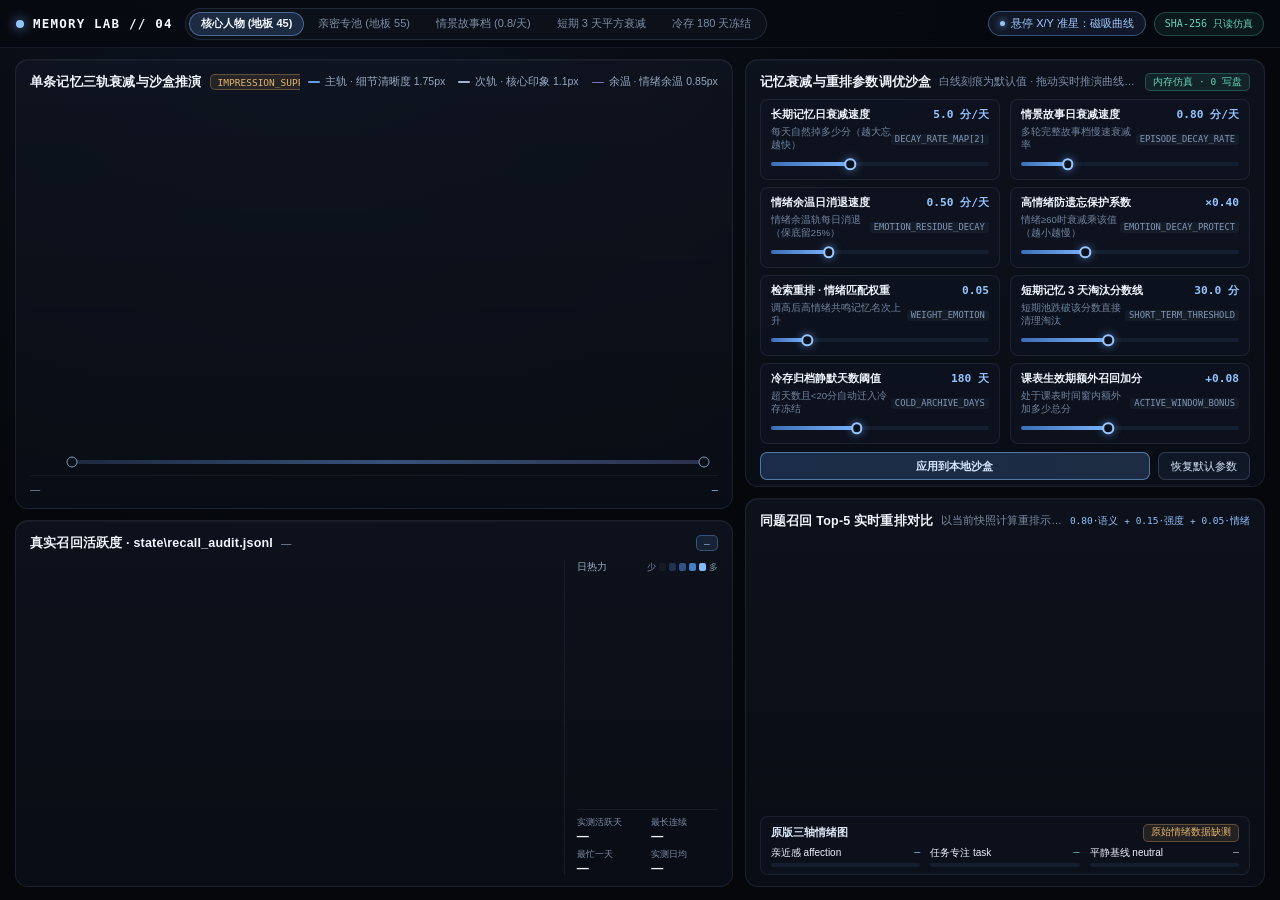
<file: desktop/web/m4.html>
<!DOCTYPE html>
<html lang="zh-CN">
<head>
<meta http-equiv="Content-Security-Policy" content="default-src 'self'; script-src 'self' 'unsafe-inline'; style-src 'self' 'unsafe-inline'; img-src 'self' data:; connect-src 'none'; object-src 'none'; base-uri 'none'; form-action 'none'">
<meta charset="UTF-8" />
<meta name="viewport" content="width=device-width, initial-scale=1.0" />
<title>MEMORY LAB · 模块 04 三轨情绪与衰减调参实验室（精修版）</title>
<style>
  :root {
    --bg: #05070B;
    --card: #0A0E16;
    --card-in: #0E1420;
    --border: rgba(154, 182, 222, 0.11);
    --border-hi: rgba(110, 172, 250, 0.45);
    --text: #ECF2FA;
    --muted: #7B8EA8;
    --dim: #506178;
    --blue: #659BE6;
    --blue-hi: #94C4FF;
    --silver: #A8B8CE;
    --violet: #8880CE;
    --teal: #52C8A8;
    --amber: #DFAD64;
    --mono: "JetBrains Mono", "Cascadia Mono", Consolas, monospace;
    --sans: -apple-system, BlinkMacSystemFont, "Segoe UI", "PingFang SC", "Microsoft YaHei", sans-serif;
  }
  * { box-sizing: border-box; margin: 0; padding: 0; }
  html, body {
    width: 100%; height: 100%; overflow: hidden;
    background: radial-gradient(circle at 24% -10%, rgba(56, 98, 168, 0.14), transparent 48%), var(--bg);
    color: var(--text); font-family: var(--sans); font-size: 11.5px; user-select: none;
  }
  .app { display: flex; flex-direction: column; height: 100vh; width: 100vw; }
  .mono { font-family: var(--mono); font-variant-numeric: tabular-nums; }

  /* Sleek Top Instrument Header */
  .top {
    height: 48px; flex-shrink: 0;
    background: rgba(7, 10, 16, 0.88);
    border-bottom: 1px solid var(--border);
    display: flex; align-items: center; justify-content: space-between;
    padding: 0 16px; gap: 12px; backdrop-filter: blur(12px);
  }
  .top-l { display: flex; align-items: center; gap: 12px; }
  .brand { display: flex; align-items: center; gap: 9px; }
  .orb { width: 8px; height: 8px; border-radius: 50%; background: var(--blue-hi); box-shadow: 0 0 12px var(--blue); }
  .b-title { font-family: var(--mono); font-size: 12.5px; font-weight: 700; letter-spacing: 1.2px; color: #F4F8FF; }
  .pill-bar {
    display: inline-flex; align-items: center; gap: 2px;
    background: #0B1019; border: 1px solid rgba(154,182,222,0.14);
    border-radius: 999px; padding: 3px;
  }
  .pill {
    background: transparent; border: 1px solid transparent; color: var(--muted);
    font-size: 11px; padding: 3.5px 11px; border-radius: 999px; cursor: pointer;
    transition: all .14s ease; font-family: inherit;
  }
  .pill:hover { color: #E5EEF9; }
  .pill.active {
    background: rgba(101, 155, 230, 0.20);
    border-color: rgba(130, 188, 255, 0.42);
    color: #F5F9FF; font-weight: 600;
  }

  .top-r { display: flex; align-items: center; gap: 8px; }
  .accent-pill {
    display: inline-flex; align-items: center; gap: 6px;
    background: rgba(101, 155, 230, 0.11); border: 1px solid rgba(118, 178, 250, 0.38);
    color: #9EC8FF; border-radius: 999px; padding: 4px 11px; font-size: 11px;
    cursor: pointer; font-family: inherit; transition: all .14s;
  }
  .accent-pill:hover { background: rgba(101, 155, 230, 0.20); color: #FFF; }
  .accent-pill i { width: 5.5px; height: 5.5px; border-radius: 50%; background: var(--blue-hi); box-shadow: 0 0 7px var(--blue-hi); }
  .ro-pill {
    font-family: var(--mono); font-size: 10px; color: #62D2B2;
    padding: 4px 10px; border-radius: 999px;
    background: rgba(82, 200, 168, 0.09); border: 1px solid rgba(82, 200, 168, 0.28);
  }

  /* Main Balanced 2-Column Layout */
  .main-grid {
    flex: 1; display: grid;
    grid-template-columns: 1.38fr 1fr;
    gap: 12px; padding: 11px 15px 13px; overflow: hidden;
  }
  .col-stack { display: flex; flex-direction: column; gap: 11px; overflow: hidden; }

  .card {
    background: linear-gradient(180deg, rgba(16, 22, 34, 0.72) 0%, rgba(10, 14, 22, 0.90) 100%);
    border: 1px solid var(--border);
    border-radius: 13px; padding: 11px 14px;
    display: flex; flex-direction: column; overflow: hidden;
    box-shadow: inset 0 1px 0 rgba(255, 255, 255, 0.04);
  }
  .c-head {
    display: flex; justify-content: space-between; align-items: center;
    gap: 8px; margin-bottom: 6px; flex-shrink: 0;
    height: 22px; min-height: 22px; max-height: 22px; overflow: hidden;
  }
  .c-title-wrap { display: flex; align-items: center; gap: 8px; flex-wrap: nowrap; white-space: nowrap; overflow: hidden; }
  .c-title { font-size: 12.5px; font-weight: 600; color: #F1F6FD; letter-spacing: 0.2px; white-space: nowrap; }
  .c-sub { font-size: 10.5px; color: var(--muted); white-space: nowrap; overflow: hidden; text-overflow: ellipsis; }
  .badge {
    font-family: var(--mono); font-size: 9.5px; padding: 1.5px 7px; border-radius: 5px;
    white-space: nowrap; flex-shrink: 0;
  }
  .badge.warn { color: #E4B56E; background: rgba(223,173,100,0.11); border: 1px solid rgba(223,173,100,0.32); }
  .badge.ok { color: #64D4B4; background: rgba(82,200,168,0.10); border: 1px solid rgba(82,200,168,0.28); }
  .badge.blue { color: #96C4FF; background: rgba(101,155,230,0.13); border: 1px solid rgba(118,178,250,0.34); }

  .legend { display: flex; gap: 13px; font-size: 10.5px; color: #96A8C2; align-items: center; white-space: nowrap; flex-shrink: 0; }
  .leg-i { display: inline-flex; align-items: center; gap: 5px; }
  .leg-l { display: inline-block; width: 12px; border-radius: 2px; }

  /* Interactive XY Curve Stage + Reference Dual-Handle Scrubber */
  .xy-stage { flex: 1; position: relative; min-height: 120px; cursor: crosshair; overflow: hidden; }
  .xy-stage canvas { position: absolute; inset: 0; width: 100%; height: 100%; display: block; }
  .scrubber {
    height: 14px; display: flex; align-items: center; position: relative;
    margin: 4px 14px 2px 42px; flex-shrink: 0;
  }
  .scrub-track {
    width: 100%; height: 4px; border-radius: 99px; background: #141C2B; overflow: hidden;
  }
  .scrub-fill {
    width: 100%; height: 100%;
    background: linear-gradient(90deg, rgba(101,155,230,0.10), rgba(101,155,230,0.42), rgba(136,128,206,0.20));
  }
  .scrub-handle {
    position: absolute; top: 50%; width: 11px; height: 11px; border-radius: 50%;
    background: #0B1019; border: 1.5px solid #7D93B2; transform: translate(-50%, -50%);
  }
  .scrub-handle.l { left: 0%; }
  .scrub-handle.r { left: 100%; }

  /* Floating Readout HUD */
  .ftip {
    position: absolute; pointer-events: none; z-index: 12; display: none;
    background: rgba(8, 12, 20, 0.95); border: 1px solid rgba(120, 182, 255, 0.45);
    border-radius: 9px; padding: 7px 10px; font-size: 10.5px; color: var(--text);
    box-shadow: 0 12px 28px rgba(0,0,0,0.72); min-width: 170px; backdrop-filter: blur(8px);
  }
  .ftip.show { display: block; }
  .ft-h {
    display: flex; justify-content: space-between; gap: 10px;
    font-family: var(--mono); font-size: 9.5px; color: var(--blue-hi);
    padding-bottom: 4px; margin-bottom: 4px; border-bottom: 1px solid rgba(154,182,222,0.12);
  }
  .ft-r { display: flex; justify-content: space-between; align-items: center; gap: 10px; margin-top: 2.5px; }
  .ft-k { color: #8FA2BC; display: inline-flex; align-items: center; gap: 5px; }
  .ft-v { font-family: var(--mono); font-weight: 600; color: #F4F8FF; }

  .card-foot {
    display: flex; justify-content: space-between; align-items: center;
    padding-top: 6px; margin-top: 4px; border-top: 1px solid rgba(154,182,222,0.08);
    font-size: 10.2px; color: var(--muted); flex-shrink: 0;
    height: 22px; min-height: 22px; max-height: 22px; white-space: nowrap; overflow: hidden;
  }

  /* Bottom-Left Integrated Wide Real Audit Curve + Vertical Compact Heatmap */
  .audit-split {
    flex: 1; display: grid; grid-template-columns: 1fr 154px; gap: 12px; min-height: 0; overflow: hidden;
  }
  .hm-side {
    display: flex; flex-direction: column; justify-content: space-between;
    border-left: 1px solid rgba(154,182,222,0.09); padding-left: 12px;
    min-height: 0; overflow: hidden;
  }
  .hm-top-wrap {
    flex: 1; display: flex; flex-direction: column; min-height: 0;
  }
  .hm-head { display: flex; justify-content: space-between; align-items: center; font-size: 10px; color: #9BB0CA; margin-bottom: 5px; flex-shrink: 0; }
  .hm-leg { display: flex; align-items: center; gap: 2.5px; font-size: 9px; color: var(--muted); }
  .hm-leg i { width: 7.5px; height: 7.5px; border-radius: 2px; display: inline-block; }
  .hm-mat {
    flex: 1; min-height: 0;
    display: grid; grid-template-columns: repeat(9, 1fr); gap: 2.5px;
  }
  .hm-cell { border-radius: 2px; cursor: pointer; transition: transform .1s; min-height: 0; }
  .hm-cell:hover { transform: scale(1.22); outline: 1px solid var(--blue-hi); z-index: 2; }
  .metrics-4 {
    display: grid; grid-template-columns: repeat(2, 1fr); gap: 4px 8px;
    padding-top: 6px; margin-top: 6px; border-top: 1px solid rgba(154,182,222,0.09);
    flex-shrink: 0;
  }
  .m4-k { font-size: 9.2px; color: var(--muted); }
  .m4-v { font-size: 12px; font-weight: 700; color: #F0F6FF; line-height: 1.2; font-variant-numeric: tabular-nums; }

  /* Right Top: Custom Precision Parameter Sliders (NO ugly browser range inputs!) */
  .p-groups { flex: 1; display: flex; flex-direction: column; justify-content: space-between; gap: 6px; }
  .p-grid { display: grid; grid-template-columns: 1fr 1fr; gap: 7px 10px; }
  .p-card {
    background: rgba(14, 20, 32, 0.72);
    border: 1px solid rgba(154, 182, 222, 0.10);
    border-radius: 8px; padding: 7px 10px 8px;
    display: flex; flex-direction: column; gap: 4px;
    transition: border-color .14s, background .14s;
  }
  .p-card:hover { border-color: rgba(118, 178, 250, 0.34); background: rgba(18, 26, 42, 0.85); }
  .p-card.changed { border-color: rgba(118, 178, 250, 0.50); }
  .p-top { display: flex; justify-content: space-between; align-items: baseline; gap: 6px; }
  .p-name { font-size: 11.2px; font-weight: 600; color: #EEF4FC; }
  .p-val { font-family: var(--mono); font-size: 11.2px; font-weight: 700; color: var(--blue-hi); }
  .p-meta { display: flex; justify-content: space-between; align-items: center; font-size: 9.6px; color: #6F839F; }
  .p-var { font-family: var(--mono); font-size: 8.8px; color: #8196B4; background: rgba(154,182,222,0.06); padding: 0.5px 4px; border-radius: 3px; }

  /* Custom Instrument Slider Widget */
  .c-slider {
    position: relative; height: 14px; display: flex; align-items: center; cursor: pointer; margin-top: 1px;
  }
  .cs-track {
    position: relative; width: 100%; height: 4.5px; border-radius: 99px;
    background: #151E2E; overflow: visible;
  }
  .cs-fill {
    position: absolute; left: 0; top: 0; bottom: 0; border-radius: 99px;
    background: linear-gradient(90deg, #3D6DB4, #7AB4FF);
  }
  .cs-def {
    position: absolute; top: -2px; width: 1.5px; height: 8.5px;
    background: rgba(255, 255, 255, 0.35); transform: translateX(-50%);
    pointer-events: none;
  }
  .cs-thumb {
    position: absolute; top: 50%; width: 11.5px; height: 11.5px; border-radius: 50%;
    background: #0B111C; border: 2px solid #96C6FF;
    box-shadow: 0 0 8px rgba(101, 155, 230, 0.65);
    transform: translate(-50%, -50%); transition: transform .08s;
  }
  .c-slider:hover .cs-thumb { transform: translate(-50%, -50%) scale(1.16); border-color: #FFF; }
  .c-slider input {
    position: absolute; inset: 0; width: 100%; height: 100%; opacity: 0; cursor: pointer; margin: 0;
  }

  .act-row { display: flex; gap: 8px; margin-top: 2px; flex-shrink: 0; }
  .btn {
    background: #101726; border: 1px solid rgba(154,182,222,0.22); color: #D2E3F8;
    font-size: 11px; padding: 5.5px 12px; border-radius: 7px; cursor: pointer; font-family: inherit; transition: all .14s;
  }
  .btn:hover { background: #18243A; border-color: rgba(130,188,255,0.58); color: #FFF; }
  .btn.pri {
    flex: 1; background: linear-gradient(90deg, rgba(72,126,204,0.28), rgba(101,155,230,0.22));
    border-color: rgba(130,188,255,0.52); color: #D4E8FF; font-weight: 600;
  }
  .btn.pri:hover { background: linear-gradient(90deg, rgba(72,126,204,0.42), rgba(101,155,230,0.34)); }

  /* Right Bottom: Stacked Hybrid Rerank Table + Mood Telemetry */
  .rr-list { display: flex; flex-direction: column; gap: 5px; flex: 1; justify-content: center; }
  .rr-row {
    display: grid; grid-template-columns: 24px 1.25fr 1.15fr 52px 38px;
    align-items: center; gap: 8px;
    padding: 5.5px 8px; border-radius: 7px;
    background: rgba(14, 20, 32, 0.62); border: 1px solid rgba(154,182,222,0.08);
  }
  .rr-rank { font-family: var(--mono); font-size: 10.5px; color: #7E92AE; font-weight: 600; }
  .rr-title { font-size: 11px; color: #EBF3FD; font-weight: 500; white-space: nowrap; overflow: hidden; text-overflow: ellipsis; }
  .rr-sub { font-family: var(--mono); font-size: 9px; color: #6E829E; margin-left: 5px; }
  .rr-bars { display: flex; flex-direction: column; gap: 2.5px; }
  .rr-stack { height: 5.5px; border-radius: 99px; background: #141D2C; overflow: hidden; display: flex; gap: 1px; }
  .rr-legend-mini { display: flex; justify-content: space-between; font-family: var(--mono); font-size: 8.6px; color: #6E829E; }
  .rr-tot { font-family: var(--mono); font-size: 11.2px; font-weight: 700; color: var(--blue-hi); text-align: right; }
  .rr-mv { text-align: right; }

  .mood-box {
    margin-top: 6px; padding: 7px 10px; border-radius: 8px;
    background: rgba(13, 18, 29, 0.78); border: 1px solid rgba(154,182,222,0.10);
    flex-shrink: 0;
  }
  .mood-bars { display: grid; grid-template-columns: repeat(3, 1fr); gap: 10px; margin-top: 4px; font-size: 10px; }
  .m-track { height: 4.5px; border-radius: 99px; background: #151E2E; overflow: hidden; margin-top: 3px; }
  .m-fill { height: 100%; border-radius: 99px; }
</style>
<link rel="stylesheet" href="button-feedback.css">
</head>
<body>
<div class="app">
  <!-- TOP HEADER -->
  <header class="top">
    <div class="top-l">
      <div class="brand">
        <i class="orb"></i>
        <span class="b-title">MEMORY LAB // 04</span>
      </div>
      <div class="pill-bar" id="samplePills">
        <button class="pill active" data-s="0">核心人物 (地板 45)</button>
        <button class="pill" data-s="1">亲密专池 (地板 55)</button>
        <button class="pill" data-s="2">情景故事档 (0.8/天)</button>
        <button class="pill" data-s="3">短期 3 天平方衰减</button>
        <button class="pill" data-s="4">冷存 180 天冻结</button>
      </div>
    </div>
    <div class="top-r">
      <button class="accent-pill" id="btnSnap"><i></i> 悬停 X/Y 准星：磁吸曲线</button>
      <span class="ro-pill">SHA-256 只读仿真</span>
    </div>
  </header>

  <!-- MAIN 2-COLUMN INSTRUMENT WORKSPACE -->
  <main class="main-grid">
    <!-- LEFT COLUMN: Two Interactive X/Y Curve Stages -->
    <div class="col-stack">
      <!-- Card 1: 3-Track Emotion & Decay Projection -->
      <section class="card" style="flex:1.18">
        <div class="c-head">
          <div class="c-title-wrap">
            <span class="c-title" id="c1Title">单条记忆三轨衰减与沙盒推演</span>
            <span class="badge warn">IMPRESSION_SUPPLEMENT=False</span>
          </div>
          <div class="legend">
            <span class="leg-i"><i class="leg-l" style="height:2.2px;background:#659BE6"></i>主轨 · 细节清晰度 1.75px</span>
            <span class="leg-i"><i class="leg-l" style="height:1.3px;background:#A6B5C9"></i>次轨 · 核心印象 1.1px</span>
            <span class="leg-i"><i class="leg-l" style="height:0.9px;background:#7B76B8"></i>余温 · 情绪余温 0.85px</span>
          </div>
        </div>
        <div class="xy-stage" id="box1">
          <canvas id="cv1"></canvas>
          <div class="ftip" id="tip1"></div>
        </div>
        <div class="scrubber">
          <div class="scrub-track"><div class="scrub-fill"></div></div>
          <div class="scrub-handle l"></div>
          <div class="scrub-handle r"></div>
        </div>
        <div class="card-foot">
          <span id="frozenInfo">—</span>
          <span class="mono" style="color:var(--blue-hi)" id="floorReadout">—</span>
        </div>
      </section>

      <!-- Card 2: Real 7,378 Recall Audit X/Y Curve + Reference Activity Heatmap + 4 Metrics -->
      <section class="card" style="flex:0.95">
        <div class="c-head">
          <div class="c-title-wrap">
            <span class="c-title">真实召回活跃度 · state\recall_audit.jsonl</span>
            <span class="c-sub" id="auditSub">—</span>
          </div>
          <span class="badge blue" id="hmHoverOut">—</span>
        </div>
        <div class="audit-split">
          <div class="xy-stage" id="box2" style="min-height:120px">
            <canvas id="cv2"></canvas>
            <div class="ftip" id="tip2"></div>
          </div>
          <div class="hm-side">
            <div class="hm-top-wrap">
              <div class="hm-head">
                <span>日热力</span>
                <div class="hm-leg">
                  <span>少</span>
                  <i style="background:#131B28"></i>
                  <i style="background:#1E3352"></i>
                  <i style="background:#2E548A"></i>
                  <i style="background:#487CC6"></i>
                  <i style="background:#84BAFF"></i>
                  <span>多</span>
                </div>
              </div>
              <div class="hm-mat" id="hmMat"></div>
            </div>
            <div class="metrics-4">
              <div><div class="m4-k">实测活跃天</div><div class="m4-v" id="m4Obs">—</div></div>
              <div><div class="m4-k">最长连续</div><div class="m4-v" id="m4Long">—</div></div>
              <div><div class="m4-k">最忙一天</div><div class="m4-v" id="m4Peak">—</div></div>
              <div><div class="m4-k">实测日均</div><div class="m4-v" id="m4Avg">—</div></div>
            </div>
          </div>
        </div>
      </section>
    </div>

    <!-- RIGHT COLUMN: Custom Precision Parameter Sandbox + Stacked Hybrid Rerank Table -->
    <div class="col-stack">
      <!-- Card 3: 8 Custom Precision Sliders -->
      <section class="card" style="flex:1.12">
        <div class="c-head">
          <div class="c-title-wrap">
            <span class="c-title">记忆衰减与重排参数调优沙盒</span>
            <span class="c-sub">白线刻痕为默认值 · 拖动实时推演曲线与排名</span>
          </div>
          <span class="badge ok" id="simBadge">内存仿真 · 0 写盘</span>
        </div>

        <div class="p-groups">
          <div class="p-grid" id="paramGrid"></div>

          <div class="act-row">
            <button class="btn pri" id="btnApply">应用到本地沙盒</button>
            <button class="btn" id="btnModuleUndo" hidden disabled>回滚本页</button>
            <span id="moduleUndoStatus" role="status" hidden></span>
            <button class="btn" id="btnReset">恢复默认参数</button>
          </div>
        </div>

        <div class="card-foot" id="overrideOut">
          <span>参数只在当前沙盒生效</span>
          <span class="mono" style="color:#64D4B4">误差校验 ≤ 1e-6</span>
        </div>
      </section>

      <!-- Card 4: Stacked Hybrid Rerank Top-5 + mood.py 3-Axis -->
      <section class="card" style="flex:1.01;justify-content:space-between">
        <div style="display:flex;flex-direction:column;flex:1;justify-content:space-between">
          <div class="c-head" style="margin-bottom:4px">
            <div class="c-title-wrap">
              <span class="c-title">同题召回 Top-5 实时重排对比</span>
              <span class="c-sub">以当前快照计算重排示例</span>
            </div>
            <span class="mono" style="font-size:9.5px;color:var(--blue-hi);white-space:nowrap;flex-shrink:0" id="formulaTag">0.80·语义 + 0.15·强度 + 0.05·情绪</span>
          </div>

          <div class="rr-list" id="rrList"></div>
        </div>

        <div class="mood-box">
          <div style="display:flex;justify-content:space-between;align-items:center">
            <span style="font-size:10.8px;font-weight:600;color:#DCE7F7">原版三轴情绪图</span>
            <span class="badge warn">原始情绪数据缺测</span>
          </div>
          <div class="mood-bars">
            <div>
              <div style="display:flex;justify-content:space-between"><span>亲近感 affection</span><span class="mono" style="color:#94C4FF">—</span></div>
              <div class="m-track"><div class="m-fill" style="width:0%;background:#659BE6"></div></div>
            </div>
            <div>
              <div style="display:flex;justify-content:space-between"><span>任务专注 task</span><span class="mono" style="color:#64D4B4">—</span></div>
              <div class="m-track"><div class="m-fill" style="width:0%;background:#52C8A8"></div></div>
            </div>
            <div>
              <div style="display:flex;justify-content:space-between"><span>平静基线 neutral</span><span class="mono" style="color:#A8B8CE">—</span></div>
              <div class="m-track"><div class="m-fill" style="width:0%;background:#8D9EB4"></div></div>
            </div>
          </div>
        </div>
      </section>
    </div>
  </main>
</div>

<script src="gemini-data.js"></script>
<script>
(function(){
  let LAB = window.parent.labRuntime;
  const fetch = (...args) => parent.labRuntime.request(...args);
  const escapeHtml = window.parent.escapeHtml;

  const DPR = Math.min(2, window.devicePixelRatio || 1);
  let snapMode = true, curSample = 0;

  // ===== 8 CLEAR HUMAN-NAMED PARAMETERS WITH CUSTOM PRECISION SLIDER RENDERING =====
  const PARAMS = [
    { id:'d2',  cn:'长期记忆日衰减速度', desc:'每天自然掉多少分（越大忘越快）', code:'DECAY_RATE_MAP[2]', min:1.0, max:12.0, step:0.5, def:5.0, val:5.0, fmt:v=>v.toFixed(1)+' 分/天' },
    { id:'ep',  cn:'情景故事日衰减速度', desc:'多轮完整故事档慢速衰减率',       code:'EPISODE_DECAY_RATE', min:0.2, max:3.0,  step:0.1, def:0.8, val:0.8, fmt:v=>v.toFixed(2)+' 分/天' },
    { id:'erd', cn:'情绪余温日消退速度', desc:'情绪余温轨每日消退（保底留25%）', code:'EMOTION_RESIDUE_DECAY', min:0.1, max:1.6, step:0.05, def:0.50, val:0.50, fmt:v=>v.toFixed(2)+' 分/天' },
    { id:'epf', cn:'高情绪防遗忘保护系数',desc:'情绪≥60时衰减乘该值（越小越慢）',code:'EMOTION_DECAY_PROTECT', min:0.15, max:1.0, step:0.05, def:0.40, val:0.40, fmt:v=>'×'+v.toFixed(2) },
    { id:'we',  cn:'检索重排 · 情绪匹配权重',desc:'调高后高情绪共鸣记忆名次上升', code:'WEIGHT_EMOTION', min:0.00, max:0.30, step:0.01, def:0.05, val:0.05, fmt:v=>v.toFixed(2) },
    { id:'st',  cn:'短期记忆 3 天淘汰分数线',desc:'短期池跌破该分数直接清理淘汰', code:'SHORT_TERM_THRESHOLD', min:10, max:60, step:2, def:30, val:30, fmt:v=>v.toFixed(1)+' 分' },
    { id:'cd',  cn:'冷存归档静默天数阈值',desc:'超天数且<20分自动迁入冷存冻结',   code:'COLD_ARCHIVE_DAYS', min:60, max:365, step:5, def:180, val:180, fmt:v=>v.toFixed(0)+' 天' },
    { id:'wb',  cn:'课表生效期额外召回加分',desc:'处于课表时间窗内额外加多少总分',code:'ACTIVE_WINDOW_BONUS', min:0.00, max:0.20, step:0.01, def:0.08, val:0.08, fmt:v=>'+'+v.toFixed(2) }
  ];
  const P = Object.fromEntries(PARAMS.map(p => [p.id, p]));

  const paramGrid = document.getElementById('paramGrid');
  paramGrid.innerHTML = PARAMS.map(p => {
    const pct = ((p.val - p.min) / (p.max - p.min)) * 100;
    const defPct = ((p.def - p.min) / (p.max - p.min)) * 100;
    return `<div class="p-card" id="pcard_${p.id}">
      <div class="p-top"><span class="p-name">${p.cn}</span><span class="p-val" id="pval_${p.id}">${p.fmt(p.val)}</span></div>
      <div class="p-meta"><span>${p.desc}</span><span class="p-var">${p.code}</span></div>
      <div class="c-slider">
        <div class="cs-track">
          <div class="cs-fill" id="pfill_${p.id}" style="width:${pct}%"></div>
          <div class="cs-def" style="left:${defPct}%" title="默认值 ${p.fmt(p.def)}"></div>
          <div class="cs-thumb" id="pthumb_${p.id}" style="left:${pct}%"></div>
        </div>
        <input type="range" id="pinp_${p.id}" min="${p.min}" max="${p.max}" step="${p.step}" value="${p.val}" />
      </div>
    </div>`;
  }).join('');

  function syncParamUI(p) {
    const pct = ((p.val - p.min) / (p.max - p.min)) * 100;
    const defPct = ((p.def - p.min) / (p.max - p.min)) * 100;
    const card = document.getElementById('pcard_' + p.id);
    const defEl = card.querySelector('.cs-def');
    if (defEl) { defEl.style.left = defPct + '%'; defEl.title = '默认值 ' + p.fmt(p.def); }
    document.getElementById('pval_' + p.id).textContent = p.fmt(p.val);
    document.getElementById('pfill_' + p.id).style.width = pct + '%';
    document.getElementById('pthumb_' + p.id).style.left = pct + '%';
    card.classList.toggle('changed', Math.abs(p.val - p.def) > 1e-4);
  }

  PARAMS.forEach(p => {
    document.getElementById('pinp_' + p.id).addEventListener('input', e => {
      p.val = parseFloat(e.target.value);
      syncParamUI(p);
      document.getElementById('simBadge').textContent = '内存仿真中 · 未写盘';
      updateRerank();
    });
  });

  // ===== 5 REAL MEMORY ARCHETYPES =====
  let SAMPLES = LAB.samples;

  // REAL recall_audit.jsonl daily counts
  let AUDIT_DAYS = LAB.recall?.days.map(day => [day[0].slice(5), ...day.slice(1)]) || [['—', null, null, null]];
  let MAX_AUDIT_V = 2500;

  // Build Vertical Rounded Square Heatmap that dynamically fills all the way down flush against .metrics-4 on any screen height!
  const hmMat = document.getElementById('hmMat'), hmOut = document.getElementById('hmHoverOut');
  const HM_COLS = ['#131B28', '#1E3352', '#2E548A', '#487CC6', '#84BAFF'];
  let lastHmRows = 0;
  function buildHeatmap() {
    const realTail = AUDIT_DAYS.filter(d => d[1] !== null);
    const r = hmMat.getBoundingClientRect();
    const cols = 9, gap = 2.5;
    const cellW = Math.max(11, ((r.width || 140) - (cols - 1) * gap) / cols);
    const rows = Math.max(8, Math.round(((r.height || 150) + gap) / (cellW + gap)));
    if (rows === lastHmRows && hmMat.children.length > 0) return;
    lastHmRows = rows;
    hmMat.style.gridTemplateRows = `repeat(${rows}, 1fr)`;
    hmMat.innerHTML = '';
    const total = cols * rows;
    for (let i = 0; i < total; i++) {
      const cell = document.createElement('div');
      cell.className = 'hm-cell';
      const tailIdx = i - (total - realTail.length);
      if (tailIdx >= 0) {
        const [dt, cnt] = realTail[tailIdx];
        const lvl = cnt > 1200 ? 4 : cnt > 400 ? 3 : cnt > 150 ? 2 : 1;
        cell.style.background = HM_COLS[lvl];
        cell.addEventListener('mouseenter', () => { hmOut.textContent = `${dt} · 召回 ${cnt} 次`; });
      } else {
        cell.style.background = HM_COLS[0];
        cell.addEventListener('mouseenter', () => { hmOut.textContent = `历史空白期 · 无记录 (0次)`; });
      }
      hmMat.appendChild(cell);
    }
  }
  buildHeatmap();
  window.addEventListener('resize', buildHeatmap);

  function fitCv(cv) {
    const r = cv.parentElement.getBoundingClientRect();
    const w = Math.max(220, Math.round(r.width || 560)), h = Math.max(120, Math.round(r.height || 180));
    const tw = Math.round(w * DPR), th = Math.round(h * DPR);
    if (Math.abs(cv.width - tw) > 1 || Math.abs(cv.height - th) > 1) {
      cv.width = tw; cv.height = th;
    }
    const ctx = cv.getContext('2d'); ctx.setTransform(DPR, 0, 0, DPR, 0, 0);
    return { ctx, w, h };
  }
  function buildMonotone(ctx, pts) {
    const n = pts.length; if (n < 2) return;
    const dx=[], dy=[], m=[];
    for (let i=0;i<n-1;i++){ dx[i]=pts[i+1].x-pts[i].x; dy[i]=pts[i+1].y-pts[i].y; m[i]=dy[i]/(dx[i]||1e-6); }
    const t = new Array(n).fill(0); t[0]=m[0]; t[n-1]=m[n-2];
    for (let i=1;i<n-1;i++) t[i]=(m[i-1]*m[i]<=0)?0:(m[i-1]+m[i])*0.5;
    for (let i=0;i<n-1;i++){
      if (Math.abs(m[i])<1e-6){ t[i]=0; t[i+1]=0; continue; }
      const a=t[i]/m[i], b=t[i+1]/m[i], h=Math.hypot(a,b);
      if (h>3){ const s=3/h; t[i]=s*a*m[i]; t[i+1]=s*b*m[i]; }
    }
    ctx.beginPath(); ctx.moveTo(pts[0].x, pts[0].y);
    for (let i=0;i<n-1;i++){
      const h=dx[i]/3;
      ctx.bezierCurveTo(pts[i].x+h, pts[i].y+h*t[i], pts[i+1].x-h, pts[i+1].y-h*t[i+1], pts[i+1].x, pts[i+1].y);
    }
  }
  function sampleInterp(arr, fIdx) {
    if (!arr) return null;
    const n = arr.length;
    const i0 = Math.max(0, Math.min(n-1, Math.floor(fIdx))), i1 = Math.max(0, Math.min(n-1, Math.ceil(fIdx)));
    if (arr[i0] === null || arr[i1] === null) return null;
    if (i0 === i1) return arr[i0];
    const u = fIdx - i0, cs = (1 - Math.cos(u * Math.PI)) * 0.5;
    return arr[i0] + (arr[i1] - arr[i0]) * (u * 0.65 + cs * 0.35);
  }
  function drawPill(ctx, w, h, txt, px, py) {
    ctx.save(); ctx.font = '600 9.5px "JetBrains Mono", monospace';
    const pw = ctx.measureText(txt).width + 10, ph = 15.5;
    const rx = Math.max(2, Math.min(w - pw - 2, px - pw / 2)), ry = Math.max(2, Math.min(h - ph - 1, py - ph / 2));
    ctx.fillStyle = '#121B2A'; ctx.strokeStyle = 'rgba(118,180,255,0.55)'; ctx.lineWidth = 0.85;
    ctx.beginPath(); ctx.roundRect(rx, ry, pw, ph, 4); ctx.fill(); ctx.stroke();
    ctx.fillStyle = '#A8D0FF'; ctx.textAlign = 'center'; ctx.textBaseline = 'middle';
    ctx.fillText(txt, rx + pw / 2, ry + ph / 2 + 0.4); ctx.restore();
  }

  // ===== CHART 1: 3-TRACK CURVE =====
  const cv1 = document.getElementById('cv1'), box1 = document.getElementById('box1'), tip1 = document.getElementById('tip1');
  let hov1 = { active: true, x: null, y: null, idx: 20, pinned: true };
  const N1 = 48, MISS1 = 9, NOW1 = 34;

  function compute3Track() {
    const smp = SAMPLES[curSample];
    const det = [...smp.det], imp = smp.imp ? [...smp.imp] : null, emo = [...smp.emo];
    const floor = smp.mode === 'short' ? P.st.val : smp.floor;
    for (let d = 1; d <= N1 - 1 - NOW1; d++) {
      const d0 = det[NOW1];
      if (smp.mode === 'cold') det.push(d0);
      else if (smp.mode === 'short') {
        const tDays = (d / (N1 - 1 - NOW1)) * 3.0;
        det.push(Math.max(0, 100 * (1 - Math.pow(tDays / 3.0, 2))));
      } else {
        const rate = smp.mode === 'episode' ? P.ep.val : P.d2.val;
        det.push(Math.max(floor, d0 - d * rate * P.epf.val * 1.15));
      }
      if (imp) imp.push(Math.max(Math.min(55, smp.ev * 0.6), imp[NOW1] - d * 0.32));
      emo.push(smp.mode === 'cold' ? emo[NOW1] : Math.max(smp.em * 0.25, emo[NOW1] - d * P.erd.val * 3.6));
    }
    return { det, imp, emo, floor, smp };
  }

  function drawChart1(tPulse) {
    const { ctx, w, h } = fitCv(cv1);
    const { det, imp, emo, floor, smp } = compute3Track();
    const PAD = { l: 42, r: 14, t: 18, b: 22 };
    const ix = i => PAD.l + (i / (N1 - 1)) * (w - PAD.l - PAD.r);
    const vy = v => PAD.t + (1 - Math.max(0, Math.min(100, v)) / 100) * (h - PAD.t - PAD.b);
    const lbl = i => i <= MISS1 ? '历史缺测' : i === NOW1 ? 'NOW' : (i < NOW1 ? (NOW1-i)+'天前' : '+'+(i-NOW1)+'天');

    ctx.clearRect(0, 0, w, h);
    ctx.font = '9.5px "JetBrains Mono", monospace'; ctx.textAlign = 'right'; ctx.textBaseline = 'middle';
    [0, 25, 50, 75, 100].forEach(v => {
      const y = Math.round(vy(v)) + 0.5;
      ctx.strokeStyle = v === 0 ? 'rgba(154,182,222,0.13)' : 'rgba(154,182,222,0.042)'; ctx.lineWidth = 0.75;
      ctx.beginPath(); ctx.moveTo(PAD.l, y); ctx.lineTo(w - PAD.r, y); ctx.stroke();
      ctx.fillStyle = '#5F718A'; ctx.fillText(String(v), PAD.l - 8, y);
    });

    const mx = ix(MISS1 + 1);
    ctx.save();
    ctx.fillStyle = 'rgba(154,182,222,0.022)'; ctx.fillRect(PAD.l, PAD.t, mx - PAD.l, h - PAD.t - PAD.b);
    ctx.beginPath(); ctx.rect(PAD.l, PAD.t, mx - PAD.l, h - PAD.t - PAD.b); ctx.clip();
    ctx.strokeStyle = 'rgba(154,182,222,0.045)'; ctx.lineWidth = 0.7;
    ctx.beginPath(); for (let k = PAD.l - 180; k < mx + 20; k += 10) { ctx.moveTo(k, h - PAD.b); ctx.lineTo(k + 180, PAD.t); } ctx.stroke();
    ctx.restore();
    ctx.fillStyle = '#5A6B82'; ctx.font = '9.5px "PingFang SC", sans-serif'; ctx.textAlign = 'center';
    ctx.fillText('历史缺测 (零伪造)', PAD.l + (mx - PAD.l) / 2, PAD.t + (h - PAD.t - PAD.b) / 2);

    const fy = Math.round(vy(floor)) + 0.5, nx = Math.round(ix(NOW1)) + 0.5;
    ctx.save();
    ctx.strokeStyle = 'rgba(118,180,255,0.28)'; ctx.lineWidth = 0.75; ctx.setLineDash([2.5, 4]);
    ctx.beginPath(); ctx.moveTo(mx, fy); ctx.lineTo(w - PAD.r, fy); ctx.stroke();
    ctx.fillStyle = '#8AC2FF'; ctx.font = '9px "JetBrains Mono", monospace'; ctx.textAlign = 'right';
    ctx.fillText((smp.mode === 'short' ? '淘汰线 ' : 'real_floor ') + floor.toFixed(1), w - PAD.r - 4, fy - 6);
    ctx.strokeStyle = 'rgba(130,188,255,0.38)'; ctx.setLineDash([2.5, 3]);
    ctx.beginPath(); ctx.moveTo(nx, PAD.t); ctx.lineTo(nx, h - PAD.b); ctx.stroke();
    ctx.textAlign = 'center'; ctx.fillText('NOW', nx, PAD.t - 6);
    ctx.restore();

    ctx.font = '9.5px "JetBrains Mono", "PingFang SC", sans-serif'; ctx.fillStyle = '#5F718A';
    ctx.textAlign = 'center'; ctx.textBaseline = 'top';
    [12, 20, 27, NOW1, 41, 47].forEach(i => ctx.fillText(lbl(i), ix(i), h - PAD.b + 5));

    const strokeC = (arr, sI, eI, col, lw, dash, fill, glow, core) => {
      if (!arr) return;
      const pts = []; for (let i = sI; i <= eI; i++) if (arr[i] !== null) pts.push({ x: ix(i), y: vy(arr[i]) });
      if (pts.length < 2) return;
      if (fill) {
        buildMonotone(ctx, pts);
        ctx.lineTo(pts[pts.length-1].x, h-PAD.b); ctx.lineTo(pts[0].x, h-PAD.b); ctx.closePath();
        ctx.fillStyle = fill; ctx.fill();
      }
      ctx.save();
      buildMonotone(ctx, pts);
      ctx.strokeStyle = col; ctx.lineWidth = lw; ctx.lineCap = 'round';
      if (dash) ctx.setLineDash(dash);
      if (glow) { ctx.shadowColor = glow; ctx.shadowBlur = 6; }
      ctx.stroke();
      if (core) {
        ctx.shadowBlur = 0; ctx.strokeStyle = core; ctx.lineWidth = lw * 0.35;
        ctx.stroke();
      }
      ctx.restore();
    };

    // Layer 3: Emotion Residue — Muted Deep Slate-Indigo (#7B76B8, 0.85px)
    const gE = ctx.createLinearGradient(0, PAD.t + 26, 0, h - PAD.b);
    gE.addColorStop(0, 'rgba(123, 118, 184, 0.11)');
    gE.addColorStop(1, 'rgba(123, 118, 184, 0)');
    strokeC(emo, MISS1+1, NOW1, '#7B76B8', 0.85, null, gE);
    strokeC(emo, NOW1, N1-1, 'rgba(123, 118, 184, 0.56)', 0.72, [2, 3]);

    // Layer 2: Core Impression — Matte Metallic Silver-Grey (#A6B5C9, 1.12px)
    const gI = ctx.createLinearGradient(0, PAD.t + 16, 0, h - PAD.b);
    gI.addColorStop(0, 'rgba(166, 181, 201, 0.055)');
    gI.addColorStop(1, 'rgba(166, 181, 201, 0)');
    strokeC(imp, MISS1+1, NOW1, '#A6B5C9', 1.12, null, gI);
    strokeC(imp, NOW1, N1-1, 'rgba(166, 181, 201, 0.54)', 0.92, [3, 3.5]);

    // Layer 1: Detail / Active Strength — Restrained Satin Starry Blue (#659BE6, 1.75px)
    const gM = ctx.createLinearGradient(0, PAD.t, 0, h - PAD.b);
    gM.addColorStop(0, 'rgba(101, 155, 230, 0.25)');
    gM.addColorStop(0.55, 'rgba(101, 155, 230, 0.055)');
    gM.addColorStop(1, 'rgba(101, 155, 230, 0)');
    const gF = ctx.createLinearGradient(0, PAD.t + 10, 0, h - PAD.b);
    gF.addColorStop(0, 'rgba(101, 155, 230, 0.11)');
    gF.addColorStop(1, 'rgba(101, 155, 230, 0)');
    strokeC(det, MISS1+1, NOW1, '#659BE6', 1.75, null, gM, 'rgba(101, 155, 230, 0.34)', 'rgba(218, 236, 255, 0.48)');
    strokeC(det, NOW1, N1-1, 'rgba(101, 155, 230, 0.68)', 1.22, [3.5, 4], gF);

    // Subtle single pulse bead gliding along main curve up to NOW (exact cosmos_blue_spec_preview feel)
    const pF = MISS1 + 1 + ((tPulse * 4.8) % (NOW1 - MISS1 - 1));
    const pv = sampleInterp(det, pF);
    if (pv !== null) {
      ctx.fillStyle = 'rgba(214, 236, 255, 0.90)';
      ctx.beginPath(); ctx.arc(ix(pF), vy(pv), 2.0, 0, Math.PI * 2); ctx.fill();
    }

    if (hov1.active) {
      const fIdx = hov1.pinned ? hov1.idx : Math.max(0, Math.min(N1-1, ((hov1.x - PAD.l)/(w - PAD.l - PAD.r))*(N1-1)));
      const cx = ix(fIdx), vd = sampleInterp(det, fIdx), vi = sampleInterp(imp, fIdx), ve = sampleInterp(emo, fIdx);
      const rawY = hov1.y !== null ? Math.max(0, Math.min(100, (1 - (hov1.y - PAD.t)/(h - PAD.t - PAD.b))*100)) : (vd !== null ? vd : 50);
      const tv = (snapMode && vd !== null) ? vd : rawY;
      const cy = vy(tv);

      ctx.save();
      ctx.strokeStyle = 'rgba(130, 183, 247, 0.46)'; ctx.lineWidth = 0.75; ctx.setLineDash([2.5, 3]);
      ctx.beginPath(); ctx.moveTo(cx, PAD.t); ctx.lineTo(cx, h - PAD.b); ctx.stroke();
      ctx.strokeStyle = 'rgba(205, 222, 244, 0.20)';
      ctx.beginPath(); ctx.moveTo(PAD.l, cy); ctx.lineTo(w - PAD.r, cy); ctx.stroke();
      ctx.restore();

      if (ve !== null) { ctx.fillStyle = '#7B76B8'; ctx.beginPath(); ctx.arc(cx, vy(ve), 2.1, 0, Math.PI*2); ctx.fill(); }
      if (vi !== null) { ctx.fillStyle = '#A6B5C9'; ctx.beginPath(); ctx.arc(cx, vy(vi), 2.4, 0, Math.PI*2); ctx.fill(); }
      if (vd !== null) {
        const py = vy(vd);
        ctx.fillStyle = 'rgba(101, 155, 230, 0.24)'; ctx.beginPath(); ctx.arc(cx, py, 7.2, 0, Math.PI*2); ctx.fill();
        ctx.fillStyle = '#CFE4FF'; ctx.strokeStyle = '#0B0E14'; ctx.lineWidth = 1.6;
        ctx.beginPath(); ctx.arc(cx, py, 3.2, 0, Math.PI*2); ctx.fill(); ctx.stroke();
      }
      const lx = lbl(Math.round(fIdx));
      drawPill(ctx, w, h, lx, cx, h - PAD.b + 10);
      drawPill(ctx, w, h, (snapMode && vd === null) ? '缺测' : tv.toFixed(1), PAD.l / 2 + 2, cy);

      const st = fIdx <= MISS1 + 0.5 ? '历史缺测' : fIdx > NOW1 + 0.3 ? '未来推演' : '实测节点';
      tip1.innerHTML = vd === null
        ? `<div class="ft-h"><span>${lx}</span><span>${st}</span></div><div class="ft-r"><span class="ft-k">无历史快照，零伪造插值</span></div>`
        : `<div class="ft-h"><span>${lx}</span><span>${st}</span></div>
           <div class="ft-r"><span class="ft-k"><i class="leg-l" style="height:2.2px;background:#659BE6"></i>细节清晰度</span><span class="ft-v">${vd.toFixed(1)}</span></div>
           ${vi !== null ? `<div class="ft-r"><span class="ft-k"><i class="leg-l" style="height:1.3px;background:#A6B5C9"></i>核心印象</span><span class="ft-v">${vi.toFixed(1)}</span></div>` : ''}
           <div class="ft-r"><span class="ft-k"><i class="leg-l" style="height:0.9px;background:#7B76B8"></i>情绪余温</span><span class="ft-v">${ve.toFixed(1)}</span></div>`;
      tip1.style.left = ((cx + 185 < w) ? (cx + 14) : (cx - 178)) + 'px';
      tip1.style.top = Math.max(6, Math.min(h - 86, cy - 34)) + 'px';
      tip1.classList.add('show');
    } else { tip1.classList.remove('show'); }
  }

  // ===== CHART 2: REAL AUDIT CURVE (3-TIER SATIN LAYERED TEXTURE) =====
  const cv2 = document.getElementById('cv2'), box2 = document.getElementById('box2'), tip2 = document.getElementById('tip2');
  let hov2 = { active: true, x: null, y: null, idx: Math.min(11, AUDIT_DAYS.length - 1), pinned: true };

  function drawChart2(tPulse) {
    const { ctx, w, h } = fitCv(cv2);
    if (!LAB.recall?.days.length) {
      ctx.clearRect(0,0,w,h); ctx.fillStyle = '#8297B2'; ctx.font = '12px system-ui';
      ctx.fillText('当前来源没有召回审计日志', 25, h/2); return;
    }
    const N2 = AUDIT_DAYS.length;
    const firstObs = AUDIT_DAYS.findIndex(d => d[1] !== null);
    const MISS2 = firstObs > 0 ? firstObs - 1 : -1;
    const MAX_V = MAX_AUDIT_V;
    const PAD = { l: 42, r: 10, t: 14, b: 22 };
    const ix = i => PAD.l + (i / Math.max(1, N2 - 1)) * (w - PAD.l - PAD.r);
    const vy = v => PAD.t + (1 - Math.max(0, Math.min(MAX_V, v)) / MAX_V) * (h - PAD.t - PAD.b);
    const vals = AUDIT_DAYS.map(d => d[1]);
    const valsAct = AUDIT_DAYS.map(d => d[2]);
    const valsFlr = AUDIT_DAYS.map(d => d[3]);

    ctx.clearRect(0, 0, w, h);
    ctx.font = '9px "JetBrains Mono", monospace'; ctx.textAlign = 'right'; ctx.textBaseline = 'middle';
    const midTick = Math.round(MAX_V * 0.5);
    [0, midTick, MAX_V].forEach(v => {
      const y = Math.round(vy(v)) + 0.5;
      ctx.strokeStyle = v === 0 ? 'rgba(148,172,206,0.14)' : 'rgba(148,172,206,0.045)'; ctx.lineWidth = 0.75;
      ctx.beginPath(); ctx.moveTo(PAD.l, y); ctx.lineTo(w - PAD.r, y); ctx.stroke();
      ctx.fillStyle = '#5F718A'; ctx.fillText(v === 0 ? '0' : (v / 1000).toFixed(1) + 'k', PAD.l - 7, y);
    });

    if (MISS2 >= 0) {
      const mx = ix(MISS2 + 1);
      ctx.save();
      ctx.fillStyle = 'rgba(148,172,206,0.024)'; ctx.fillRect(PAD.l, PAD.t, mx - PAD.l, h - PAD.t - PAD.b);
      ctx.beginPath(); ctx.rect(PAD.l, PAD.t, mx - PAD.l, h - PAD.t - PAD.b); ctx.clip();
      ctx.strokeStyle = 'rgba(148,172,206,0.045)'; ctx.lineWidth = 0.7;
      ctx.beginPath(); for (let k = PAD.l - 150; k < mx + 20; k += 9) { ctx.moveTo(k, h - PAD.b); ctx.lineTo(k + 150, PAD.t); } ctx.stroke();
      ctx.restore();
      ctx.fillStyle = '#5A6B82'; ctx.font = '9px "PingFang SC", sans-serif'; ctx.textAlign = 'center';
      ctx.fillText('无记录缺测', PAD.l + (mx - PAD.l) / 2, PAD.t + (h - PAD.t - PAD.b) / 2);
    }

    ctx.font = '9px "JetBrains Mono", monospace'; ctx.fillStyle = '#5F718A';
    ctx.textAlign = 'center'; ctx.textBaseline = 'top';
    const startLbl = Math.max(0, MISS2 + 1);
    const stepLbl = Math.max(1, Math.floor((N2 - startLbl) / 6));
    for (let i = startLbl; i < N2; i += stepLbl) ctx.fillText(AUDIT_DAYS[i][0], ix(i), h - PAD.b + 5);

    const drawSubCurve = (arr, col, lw, fill, glow, core) => {
      const pts = []; for (let i = MISS2 + 1; i < N2; i++) if (arr[i] !== null) pts.push({ x: ix(i), y: vy(arr[i]) });
      if (pts.length < 2) return;
      if (fill) {
        buildMonotone(ctx, pts);
        ctx.lineTo(pts[pts.length-1].x, h - PAD.b); ctx.lineTo(pts[0].x, h - PAD.b); ctx.closePath();
        ctx.fillStyle = fill; ctx.fill();
      }
      ctx.save();
      buildMonotone(ctx, pts);
      ctx.strokeStyle = col; ctx.lineWidth = lw; ctx.lineCap = 'round';
      if (glow) { ctx.shadowColor = glow; ctx.shadowBlur = 6; }
      ctx.stroke();
      if (core) { ctx.shadowBlur = 0; ctx.strokeStyle = core; ctx.lineWidth = lw * 0.35; ctx.stroke(); }
      ctx.restore();
    };

    // Layer 3: High-floor / Emotion recall sub-track (0.85px #7B76B8)
    const gF2 = ctx.createLinearGradient(0, PAD.t + 24, 0, h - PAD.b);
    gF2.addColorStop(0, 'rgba(123, 118, 184, 0.11)'); gF2.addColorStop(1, 'rgba(123, 118, 184, 0)');
    drawSubCurve(valsFlr, '#7B76B8', 0.85, gF2);

    // Layer 2: Active L0-L2 pool recall sub-track (1.12px #A6B5C9)
    const gA2 = ctx.createLinearGradient(0, PAD.t + 14, 0, h - PAD.b);
    gA2.addColorStop(0, 'rgba(166, 181, 201, 0.06)'); gA2.addColorStop(1, 'rgba(166, 181, 201, 0)');
    drawSubCurve(valsAct, '#A6B5C9', 1.12, gA2);

    // Layer 1: Total Recall Audit Hits (1.75px #659BE6, restrained satin glow)
    const gA = ctx.createLinearGradient(0, PAD.t, 0, h - PAD.b);
    gA.addColorStop(0, 'rgba(101, 155, 230, 0.25)'); gA.addColorStop(0.55, 'rgba(101, 155, 230, 0.055)'); gA.addColorStop(1, 'rgba(101, 155, 230, 0)');
    drawSubCurve(vals, '#659BE6', 1.75, gA, 'rgba(101, 155, 230, 0.34)', 'rgba(218, 236, 255, 0.48)');

    if (hov2.active) {
      const fIdx = hov2.pinned ? hov2.idx : Math.max(0, Math.min(N2-1, ((hov2.x - PAD.l)/(w - PAD.l - PAD.r))*(N2-1)));
      const rIdx = Math.round(fIdx), cx = ix(fIdx), v = sampleInterp(vals, fIdx), vA = sampleInterp(valsAct, fIdx), vF = sampleInterp(valsFlr, fIdx);
      const rawY = hov2.y !== null ? Math.max(0, Math.min(MAX_V, (1 - (hov2.y - PAD.t)/(h - PAD.t - PAD.b))*MAX_V)) : (v !== null ? v : 800);
      const tv = (snapMode && v !== null) ? v : rawY;
      const cy = vy(tv);

      ctx.save();
      ctx.strokeStyle = 'rgba(130, 183, 247, 0.45)'; ctx.lineWidth = 0.75; ctx.setLineDash([2.5, 3]);
      ctx.beginPath(); ctx.moveTo(cx, PAD.t); ctx.lineTo(cx, h - PAD.b); ctx.stroke();
      ctx.strokeStyle = 'rgba(205, 222, 244, 0.20)';
      ctx.beginPath(); ctx.moveTo(PAD.l, cy); ctx.lineTo(w - PAD.r, cy); ctx.stroke();
      ctx.restore();

      if (vF !== null) { ctx.fillStyle = '#7B76B8'; ctx.beginPath(); ctx.arc(cx, vy(vF), 2.0, 0, Math.PI*2); ctx.fill(); }
      if (vA !== null) { ctx.fillStyle = '#A6B5C9'; ctx.beginPath(); ctx.arc(cx, vy(vA), 2.3, 0, Math.PI*2); ctx.fill(); }
      if (v !== null) {
        const py = vy(v);
        ctx.fillStyle = 'rgba(101, 155, 230, 0.24)'; ctx.beginPath(); ctx.arc(cx, py, 6.8, 0, Math.PI*2); ctx.fill();
        ctx.fillStyle = '#CFE4FF'; ctx.strokeStyle = '#0B0E14'; ctx.lineWidth = 1.5;
        ctx.beginPath(); ctx.arc(cx, py, 3.0, 0, Math.PI*2); ctx.fill(); ctx.stroke();
      }
      const day = AUDIT_DAYS[rIdx];
      if (!day) return;
      const dayLbl = day[0];
      drawPill(ctx, w, h, dayLbl, cx, h - PAD.b + 10);
      drawPill(ctx, w, h, (snapMode && v === null) ? '缺测' : Math.round(tv) + '次', PAD.l / 2 + 1, cy);

      const exactV = day[1];
      tip2.innerHTML = exactV === null
        ? `<div class="ft-h"><span>${dayLbl}</span><span>历史缺测</span></div><div class="ft-r"><span class="ft-k">无审计记录</span></div>`
        : `<div class="ft-h"><span>${dayLbl}</span><span>实测审计</span></div>
           <div class="ft-r"><span class="ft-k"><i class="leg-l" style="height:2.2px;background:#659BE6"></i>当日总召回</span><span class="ft-v">${exactV} 次</span></div>
           <div class="ft-r"><span class="ft-k"><i class="leg-l" style="height:1.3px;background:#A6B5C9"></i>含 Level-2</span><span class="ft-v">${valsAct[rIdx]} 次</span></div>
           <div class="ft-r"><span class="ft-k"><i class="leg-l" style="height:0.9px;background:#7B76B8"></i>含 Level-3</span><span class="ft-v">${valsFlr[rIdx]} 次</span></div>`;
      tip2.style.left = ((cx + 168 < w) ? (cx + 10) : (cx - 165)) + 'px';
      tip2.style.top = Math.max(4, Math.min(h - 78, cy - 26)) + 'px';
      tip2.classList.add('show');
    } else { tip2.classList.remove('show'); }
  }

  // ===== STACKED HYBRID RERANK TOP-5 LIST =====
  let CANDS = LAB.candidates;
  function updateRerank() {
    const we = P.we.val, wb = P.wb.val, wSim = Math.max(0.55, 0.85 - we);
    document.getElementById('formulaTag').textContent = `${wSim.toFixed(2)}·语义 + 0.15·强度 + ${we.toFixed(2)}·情绪 + ${wb.toFixed(2)}·课表`;
    const list = CANDS.map(c => {
      const sSim = c.sim * wSim, sStr = c.str * 0.15, sEmo = c.emo * we, sWin = c.win ? wb : 0;
      return { ...c, sSim, sStr, sEmo, sWin, tot: sSim + sStr + sEmo + sWin };
    }).sort((a, b) => b.tot - a.tot);

    document.getElementById('rrList').innerHTML = list.map((c, idx) => {
      const diff = c.base - (idx + 1);
      const mv = diff > 0 ? `<span class="badge ok">▲+${diff}</span>` : diff < 0 ? `<span class="badge warn">▼${diff}</span>` : `<span class="mono" style="color:#556680;font-size:10px">—</span>`;
      return `<div class="rr-row">
        <span class="rr-rank">#${idx+1}</span>
        <div class="rr-title">${escapeHtml(c.t)}<span class="rr-sub">${escapeHtml(c.pool)}</span></div>
        <div class="rr-bars">
          <div class="rr-stack">
            <div style="width:${(c.sSim*100).toFixed(1)}%;background:#659BE6" title="语义分"></div>
            <div style="width:${(c.sStr*100).toFixed(1)}%;background:#A8B8CE" title="强度分"></div>
            <div style="width:${(c.sEmo*100).toFixed(1)}%;background:#8880CE" title="情绪分"></div>
            <div style="width:${(c.sWin*100).toFixed(1)}%;background:#52C8A8" title="课表加分"></div>
          </div>
          <div class="rr-legend-mini"><span>语义 ${c.sim.toFixed(2)}</span><span>强度 ${c.str.toFixed(2)}</span><span style="color:#A39CE8">情绪 ${c.emo.toFixed(2)}</span></div>
        </div>
        <span class="rr-tot">${c.tot.toFixed(3)}</span>
        <div class="rr-mv">${mv}</div>
      </div>`;
    }).join('');
  }

  // Events
  box1.addEventListener('mousemove', e => { const r=box1.getBoundingClientRect(); hov1={active:true,x:e.clientX-r.left,y:e.clientY-r.top,idx:20,pinned:false}; });
  box1.addEventListener('mouseleave', () => { hov1.active = false; });
  box2.addEventListener('mousemove', e => { const r=box2.getBoundingClientRect(); hov2={active:true,x:e.clientX-r.left,y:e.clientY-r.top,idx:11,pinned:false}; });
  box2.addEventListener('mouseleave', () => { hov2.active = false; });

  document.querySelectorAll('#samplePills .pill').forEach(b => b.addEventListener('click', () => {
    document.querySelectorAll('#samplePills .pill').forEach(x => x.classList.remove('active'));
    b.classList.add('active'); curSample = Number(b.dataset.s);
    const s = SAMPLES[curSample];
    document.getElementById('c1Title').textContent = '单条记忆三轨衰减与沙盒推演 · ' + s.name;
    document.getElementById('frozenInfo').innerHTML = `只读冻结：<strong style="color:#E2ECFA">当时事件强度 = ${s.ev?.toFixed(1) ?? '—'}</strong> · <strong style="color:#E2ECFA">当时情绪强度 = ${s.em?.toFixed(1) ?? '—'}</strong>（历史原始值永不改写）`;
    document.getElementById('floorReadout').textContent = s.rule;
    hov1 = { active: true, x: null, y: null, idx: 20, pinned: true };
  }));

  document.getElementById('btnSnap').addEventListener('click', function(){
    snapMode = !snapMode;
    this.innerHTML = '<i></i> 悬停 X/Y 准星：' + (snapMode ? '磁吸曲线' : '自由光标');
  });
  let settingsRev = null;
  let previousSettings = {};
  document.getElementById('btnApply').addEventListener('click', async function() {
    if (!location.protocol.startsWith('http')) {
      document.getElementById('simBadge').textContent = '已模拟回读校验 ✓';
      document.getElementById('overrideOut').innerHTML = '<span style="color:#64D4B4">当前沙盒参数已更新</span>';
      return;
    }
    const finish = parent.showButtonProgress(this, '保存中…');
    this.disabled = true;
    const values = Object.fromEntries(PARAMS.map(p => [p.id, p.val]));
    try {
      const r = await fetch('/api/settings', {
        method: 'POST', headers: { 'Content-Type': 'application/json' },
        body: JSON.stringify({ values, revision: settingsRev })
      });
      const res = await r.json();
      if (!r.ok) {
        document.getElementById('simBadge').textContent = '保存被拦截';
        document.getElementById('overrideOut').innerHTML = `<span style="color:#F08A95">⚠ HTTP ${r.status}: ${res.error || '校验失败，已回滚'}</span>`;
        if (r.status === 409) await hydrateSettings();
        return;
      }
      settingsRev = res.revision;
      PARAMS.forEach(p => {
        if (res.values && typeof res.values[p.id] === 'number') {
          p.val = res.values[p.id];
          document.getElementById('pinp_' + p.id).value = p.val;
          syncParamUI(p);
        }
      });
      document.getElementById('simBadge').textContent = LAB.canWrite('settings') ? (res.written ? '已保存到记忆库 ✓' : '模型参数无变化') : '已应用到沙盒 ✓';
      document.getElementById('overrideOut').textContent = LAB.canWrite('settings') ? '模型参数已回读核对' : '当前沙盒参数已更新';
    } catch (e) {
      document.getElementById('overrideOut').innerHTML = '<span style="color:#F08A95">⚠ 本地参数计算失败</span>';
    } finally {
      finish();
      this.disabled = false;
    }
  });
  document.getElementById('btnReset').addEventListener('click', () => {
    PARAMS.forEach(p => { p.val = p.def; document.getElementById('pinp_' + p.id).value = p.def; syncParamUI(p); });
    document.getElementById('simBadge').textContent = '已恢复默认值';
    updateRerank();
  });

  async function hydrateSettings(preserveEdits = false) {
    const r = await fetch('/api/settings', { cache: 'no-store' });
    if (!r.ok) return;
    const res = await r.json();
    settingsRev = res.revision;
    PARAMS.forEach(p => {
      if (res.defaults && typeof res.defaults[p.id] === 'number') p.def = res.defaults[p.id];
      if (!preserveEdits || p.val === previousSettings[p.id]) {
        p.val = res.values?.[p.id] ?? p.def;
        document.getElementById('pinp_' + p.id).value = p.val;
      }
      syncParamUI(p);
    });
    previousSettings = Object.fromEntries(PARAMS.map(p => [p.id, res.values?.[p.id] ?? p.def]));
    if (!preserveEdits) document.getElementById('simBadge').textContent = LAB.canWrite('settings') ? '本机写入已启用' : '本机参数沙盒';
    if (LAB.canWrite('settings')) document.getElementById('btnApply').textContent = '保存到记忆库';
    updateRerank();
  }

  async function hydrateTelemetry() {
    const r = await fetch('/api/telemetry', { cache: 'no-store' });
    if (!r.ok) return;
    const res = await r.json();
    const rec = res.recall;
    if (!rec?.days?.length) {
      AUDIT_DAYS = [['—', null, null, null]];
      lastHmRows = 0; buildHeatmap();
      document.getElementById('auditSub').textContent = '来源暂无召回审计记录';
      for (const id of ['m4Obs', 'm4Long', 'm4Peak', 'm4Avg']) document.getElementById(id).textContent = '—';
      return;
    }
    if (rec.days.length) {
      AUDIT_DAYS = rec.days.map(d => [String(d[0]).slice(5), d[1], d[2], d[3]]);
      MAX_AUDIT_V = Math.max(1000, Math.ceil((rec.peak || 2000) * 1.15 / 500) * 500);
      hov2.idx = Math.max(0, AUDIT_DAYS.findIndex(d => d[0] === String(rec.peak_day || '').slice(5)));
      if (hov2.idx < 0) hov2.idx = AUDIT_DAYS.length - 1;
      lastHmRows = 0; buildHeatmap();
      document.getElementById('auditSub').textContent = `实测 ${rec.total.toLocaleString()} 次命中 · 无记录日诚实标「历史缺测」`;
      document.getElementById('hmHoverOut').textContent = `最高峰 ${String(rec.peak_day || '').slice(5)} · ${(rec.peak || 0).toLocaleString()} 次`;
      document.getElementById('m4Obs').textContent = `${rec.n} 天`;
      document.getElementById('m4Long').textContent = `${rec.longest} 天`;
      document.getElementById('m4Peak').textContent = `${(rec.peak || 0).toLocaleString()} 次`;
      document.getElementById('m4Avg').textContent = `${Math.round(rec.total / Math.max(1, rec.n)).toLocaleString()} 次`;
    }
  }

  if (location.protocol.startsWith('http')) {
    hydrateSettings().catch(() => {});
    hydrateTelemetry().catch(() => {});
  }

  const syncUndo = parent.bindModuleUndo(document.getElementById('btnModuleUndo'),
    document.getElementById('moduleUndoStatus'), 'm4', 'settings');
  window.refreshData = (undoneAction) => {
    LAB = parent.labRuntime;
    syncUndo();
    SAMPLES = LAB.samples;
    CANDS = LAB.candidates;
    document.querySelector('#samplePills .pill.active')?.click();
    hydrateSettings(undoneAction !== 'settings').catch(() => {});
    hydrateTelemetry().catch(() => {});
  };
  document.querySelector('#samplePills .pill')?.click();
  updateRerank();
  function loop(ts) {
    const t = ts * 0.001;
    drawChart1(t);
    drawChart2(t);
    requestAnimationFrame(loop);
  }
  requestAnimationFrame(loop);
})();
</script>
</body>
</html>
</file>
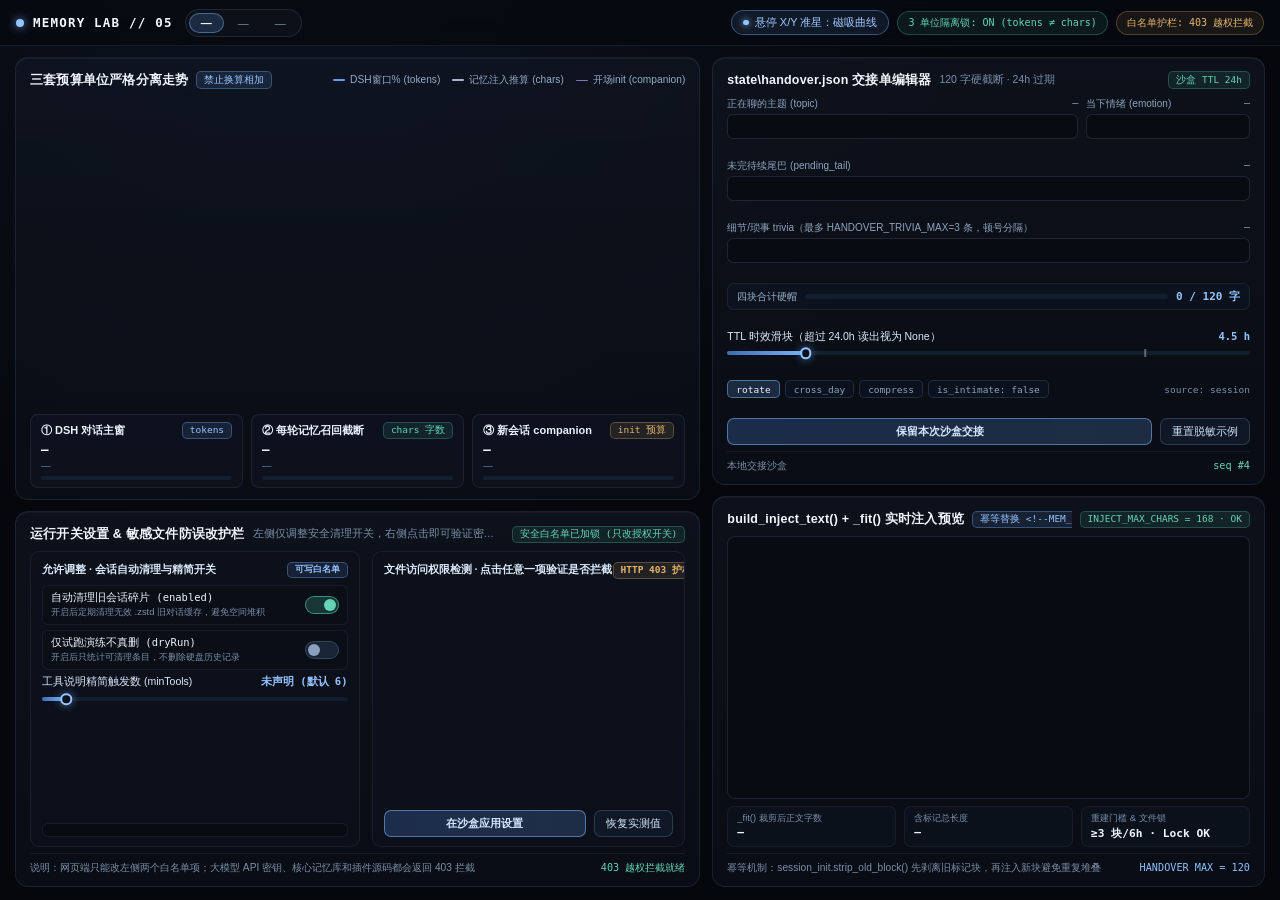
<file: desktop/web/m5.html>
<!DOCTYPE html>
<html lang="zh-CN">
<head>
<meta http-equiv="Content-Security-Policy" content="default-src 'self'; script-src 'self' 'unsafe-inline'; style-src 'self' 'unsafe-inline'; img-src 'self' data:; connect-src 'none'; object-src 'none'; base-uri 'none'; form-action 'none'">
<meta charset="UTF-8" />
<meta name="viewport" content="width=device-width, initial-scale=1.0" />
<title>MEMORY LAB // 05 · 上下文与交接台</title>
<style>
  :root {
    --bg: #05070B;
    --card: #0A0E16;
    --card-in: #0E1420;
    --border: rgba(154, 182, 222, 0.11);
    --border-hi: rgba(110, 172, 250, 0.45);
    --text: #ECF2FA;
    --muted: #7B8EA8;
    --dim: #506178;
    --blue: #659BE6;
    --blue-hi: #94C4FF;
    --silver: #A6B5C9;
    --violet: #7B76B8;
    --teal: #52C8A8;
    --amber: #DFAD64;
    --red: #DF6B78;
    --mono: "JetBrains Mono", "Cascadia Mono", Consolas, monospace;
    --sans: -apple-system, BlinkMacSystemFont, "Segoe UI", "PingFang SC", "Microsoft YaHei", sans-serif;
  }
  * { box-sizing: border-box; margin: 0; padding: 0; }
  html, body {
    width: 100%; height: 100%; overflow: hidden;
    background: radial-gradient(circle at 24% -10%, rgba(56, 98, 168, 0.14), transparent 48%), var(--bg);
    color: var(--text); font-family: var(--sans); font-size: 11.5px; user-select: none;
  }
  .app { display: flex; flex-direction: column; height: 100vh; width: 100vw; overflow: hidden; }
  .mono { font-family: var(--mono); font-variant-numeric: tabular-nums; }

  /* Top Instrument Header (46px fixed) */
  .top {
    height: 46px; min-height: 46px; max-height: 46px; flex-shrink: 0;
    background: rgba(7, 10, 16, 0.88);
    border-bottom: 1px solid var(--border);
    display: flex; align-items: center; justify-content: space-between;
    padding: 0 16px; gap: 12px; backdrop-filter: blur(12px);
  }
  .top-l { display: flex; align-items: center; gap: 12px; min-width: 0; }
  .brand { display: flex; align-items: center; gap: 9px; white-space: nowrap; flex-shrink: 0; }
  .orb { width: 8px; height: 8px; border-radius: 50%; background: var(--blue-hi); box-shadow: 0 0 10px var(--blue); }
  .b-title { font-family: var(--mono); font-size: 12.5px; font-weight: 700; letter-spacing: 1.2px; color: #F4F8FF; }
  .pill-bar {
    display: inline-flex; align-items: center; gap: 2px;
    background: #0B1019; border: 1px solid rgba(154,182,222,0.14);
    border-radius: 999px; padding: 3px; white-space: nowrap;
  }
  .pill {
    background: transparent; border: 1px solid transparent; color: var(--muted);
    font-size: 11px; padding: 3px 11px; border-radius: 999px; cursor: pointer;
    transition: all .14s ease; font-family: inherit; white-space: nowrap;
  }
  .pill:hover { color: #E5EEF9; }
  .pill.active {
    background: rgba(101, 155, 230, 0.20);
    border-color: rgba(130, 188, 255, 0.42);
    color: #F5F9FF; font-weight: 600;
  }
  .top-r { display: flex; align-items: center; gap: 8px; flex-shrink: 0; white-space: nowrap; }
  .accent-pill {
    display: inline-flex; align-items: center; gap: 6px;
    background: rgba(101, 155, 230, 0.11); border: 1px solid rgba(118, 178, 250, 0.38);
    color: #9EC8FF; border-radius: 999px; padding: 4px 11px; font-size: 11px;
    cursor: pointer; font-family: inherit; transition: all .14s; white-space: nowrap;
  }
  .accent-pill:hover { background: rgba(101, 155, 230, 0.20); color: #FFF; }
  .accent-pill i { width: 5.5px; height: 5.5px; border-radius: 50%; background: var(--blue-hi); box-shadow: 0 0 7px var(--blue-hi); }
  .ro-pill {
    font-family: var(--mono); font-size: 10px; color: #62D2B2;
    padding: 4px 10px; border-radius: 999px; white-space: nowrap;
    background: rgba(82, 200, 168, 0.09); border: 1px solid rgba(82, 200, 168, 0.28);
  }
  .warn-pill {
    font-family: var(--mono); font-size: 10px; color: #E4B56E;
    padding: 4px 10px; border-radius: 999px; white-space: nowrap;
    background: rgba(223, 173, 100, 0.09); border: 1px solid rgba(223, 173, 100, 0.28);
  }

  /* Balanced 2-Column Layout */
  .main-grid {
    flex: 1; min-height: 0; display: grid;
    grid-template-columns: 1.24fr 1fr;
    gap: 12px; padding: 11px 15px 13px; overflow: hidden;
  }
  .col-stack { display: flex; flex-direction: column; gap: 11px; min-height: 0; overflow: hidden; }

  .card {
    background: linear-gradient(180deg, rgba(16, 22, 34, 0.72) 0%, rgba(10, 14, 22, 0.90) 100%);
    border: 1px solid var(--border);
    border-radius: 13px; padding: 11px 14px;
    display: flex; flex-direction: column; overflow: hidden; min-height: 0;
    box-shadow: inset 0 1px 0 rgba(255, 255, 255, 0.04);
  }
  /* Strictly locked 22px single-line headers and footers -> 0px vertical jump */
  .c-head {
    display: flex; justify-content: space-between; align-items: center;
    gap: 8px; margin-bottom: 6px; flex-shrink: 0;
    height: 22px; min-height: 22px; max-height: 22px; overflow: hidden;
  }
  .c-title-wrap { display: flex; align-items: center; gap: 8px; flex-wrap: nowrap; white-space: nowrap; overflow: hidden; }
  .c-title { font-size: 12.5px; font-weight: 600; color: #F1F6FD; letter-spacing: 0.2px; white-space: nowrap; }
  .c-sub { font-size: 10.5px; color: var(--muted); white-space: nowrap; overflow: hidden; text-overflow: ellipsis; }
  .badge {
    font-family: var(--mono); font-size: 9.5px; padding: 1.5px 7px; border-radius: 5px;
    white-space: nowrap; flex-shrink: 0; line-height: 1.3;
  }
  .badge.warn { color: #E4B56E; background: rgba(223,173,100,0.11); border: 1px solid rgba(223,173,100,0.32); }
  .badge.ok { color: #64D4B4; background: rgba(82,200,168,0.10); border: 1px solid rgba(82,200,168,0.28); }
  .badge.blue { color: #96C4FF; background: rgba(101,155,230,0.13); border: 1px solid rgba(118,178,250,0.34); }
  .badge.err { color: #F08A95; background: rgba(223,107,120,0.12); border: 1px solid rgba(223,107,120,0.35); }

  .legend { display: flex; gap: 12px; font-size: 10.2px; color: #96A8C2; align-items: center; white-space: nowrap; flex-shrink: 0; }
  .leg-i { display: inline-flex; align-items: center; gap: 5px; }
  .leg-l { display: inline-block; width: 12px; border-radius: 2px; }

  .card-foot {
    display: flex; justify-content: space-between; align-items: center;
    padding-top: 6px; margin-top: 6px; border-top: 1px solid rgba(154,182,222,0.08);
    font-size: 10.2px; color: var(--muted); flex-shrink: 0; gap: 10px;
    height: 22px; min-height: 22px; max-height: 22px; white-space: nowrap; overflow: hidden;
  }
  .card-foot > span { overflow: hidden; text-overflow: ellipsis; white-space: nowrap; }

  /* Interactive XY Curve Stage */
  .xy-stage { flex: 1; position: relative; min-height: 110px; cursor: crosshair; overflow: hidden; }
  .xy-stage canvas { position: absolute; inset: 0; width: 100%; height: 100%; display: block; }

  .ftip {
    position: absolute; pointer-events: none; z-index: 12; display: none;
    background: rgba(8, 12, 20, 0.95); border: 1px solid rgba(120, 182, 255, 0.45);
    border-radius: 9px; padding: 7px 10px; font-size: 10.5px; color: var(--text);
    box-shadow: 0 12px 28px rgba(0,0,0,0.72); min-width: 196px; backdrop-filter: blur(8px);
  }
  .ftip.show { display: block; }
  .ft-h {
    display: flex; justify-content: space-between; gap: 10px;
    font-family: var(--mono); font-size: 9.5px; color: var(--blue-hi);
    padding-bottom: 4px; margin-bottom: 4px; border-bottom: 1px solid rgba(154,182,222,0.12);
  }
  .ft-r { display: flex; justify-content: space-between; align-items: center; gap: 10px; margin-top: 2.5px; }
  .ft-k { color: #8FA2BC; display: inline-flex; align-items: center; gap: 5px; }
  .ft-v { font-family: var(--mono); font-weight: 600; color: #F4F8FF; }

  /* 3-Unit Strict Isolation Strip */
  .unit-strip {
    display: grid; grid-template-columns: repeat(3, 1fr); gap: 8px;
    margin-top: 8px; flex-shrink: 0;
  }
  .u-box {
    background: rgba(14, 20, 32, 0.72); border: 1px solid rgba(154, 182, 222, 0.10);
    border-radius: 8px; padding: 7px 10px; display: flex; flex-direction: column; gap: 3px;
  }
  .u-top { display: flex; justify-content: space-between; align-items: center; gap: 6px; }
  .u-name { font-size: 11px; font-weight: 600; color: #EBF2FC; white-space: nowrap; }
  .u-val { font-family: var(--mono); font-size: 12.5px; font-weight: 700; color: #F2F7FF; }
  .u-sub { font-size: 9.6px; color: #7185A1; white-space: nowrap; overflow: hidden; text-overflow: ellipsis; }
  .u-bar { height: 4px; border-radius: 99px; background: #151E2E; overflow: hidden; margin-top: 2px; }
  .u-fill { height: 100%; border-radius: 99px; }

  /* Bottom-Left Whitelist Editor + 403 Probe */
  .wl-split {
    flex: 1; min-height: 0; display: grid; grid-template-columns: 1.05fr 1fr; gap: 12px; overflow: hidden;
  }
  .sub-panel {
    background: rgba(13, 18, 29, 0.70); border: 1px solid rgba(154,182,222,0.09);
    border-radius: 9px; padding: 9px 11px; display: flex; flex-direction: column; justify-content: space-between; min-height: 0; overflow: hidden;
  }
  .sp-title {
    display: flex; justify-content: space-between; align-items: center;
    font-size: 10.8px; font-weight: 600; color: #DCE8F8; margin-bottom: 6px; flex-shrink: 0;
    height: 18px; white-space: nowrap;
  }
  .sw-row {
    display: flex; justify-content: space-between; align-items: center;
    padding: 5px 8px; border-radius: 6px; background: rgba(10,14,22,0.65);
    border: 1px solid rgba(154,182,222,0.08); margin-bottom: 5px;
  }
  .sw-lbl { display: flex; flex-direction: column; gap: 1px; }
  .sw-k { font-family: var(--mono); font-size: 10.5px; color: #EAF2FC; }
  .sw-d { font-size: 9.4px; color: var(--muted); }
  .toggle {
    width: 34px; height: 18px; border-radius: 999px; background: #192436; border: 1px solid rgba(154,182,222,0.22);
    position: relative; cursor: pointer; transition: all .15s; flex-shrink: 0;
  }
  .toggle::after {
    content: ''; position: absolute; top: 2px; left: 2px; width: 12px; height: 12px;
    border-radius: 50%; background: #8BA0BC; transition: all .15s;
  }
  .toggle.on { background: rgba(82,200,168,0.22); border-color: rgba(82,200,168,0.60); }
  .toggle.on::after { left: 18px; background: #64D4B4; }

  /* Custom Instrument Slider */
  .p-row { display: flex; flex-direction: column; gap: 3px; margin-bottom: 6px; }
  .p-top { display: flex; justify-content: space-between; align-items: baseline; font-size: 10.5px; }
  .p-name { color: #DCE8F8; font-weight: 500; }
  .p-val { font-family: var(--mono); font-weight: 700; color: var(--blue-hi); }
  .c-slider { position: relative; height: 14px; display: flex; align-items: center; cursor: pointer; }
  .cs-track { position: relative; width: 100%; height: 4.5px; border-radius: 99px; background: #151E2E; }
  .cs-fill { position: absolute; left: 0; top: 0; bottom: 0; border-radius: 99px; background: linear-gradient(90deg, #3D6DB4, #7AB4FF); }
  .cs-def { position: absolute; top: -2px; width: 1.5px; height: 8.5px; background: rgba(255,255,255,0.35); transform: translateX(-50%); pointer-events: none; }
  .cs-thumb {
    position: absolute; top: 50%; width: 11.5px; height: 11.5px; border-radius: 50%;
    background: #0B111C; border: 2px solid #96C6FF; box-shadow: 0 0 8px rgba(101,155,230,0.65);
    transform: translate(-50%,-50%); pointer-events: none;
  }
  .c-slider input { position: absolute; inset: 0; width: 100%; height: 100%; opacity: 0; cursor: pointer; margin: 0; }

  .json-mini {
    font-family: var(--mono); font-size: 9.8px; color: #9CB4D4;
    background: #070B12; border: 1px solid rgba(154,182,222,0.10);
    border-radius: 6px; padding: 6px 8px; line-height: 1.4; white-space: pre; overflow: hidden;
  }

  /* 403 Path Probe List */
  .probe-list { display: flex; flex-direction: column; gap: 4.5px; flex: 1; justify-content: center; min-height: 0; }
  .probe-item {
    display: flex; justify-content: space-between; align-items: center; gap: 8px;
    padding: 5px 8px; border-radius: 6px; cursor: pointer;
    background: rgba(10,14,22,0.68); border: 1px solid rgba(154,182,222,0.08);
    transition: border-color .12s, background .12s;
  }
  .probe-item:hover { border-color: rgba(118,178,250,0.38); background: rgba(16,24,38,0.85); }
  .probe-item.sel { border-color: rgba(118,178,250,0.55); background: rgba(18,28,44,0.92); }
  .probe-p { font-family: var(--mono); font-size: 9.6px; color: #C8D8EC; white-space: nowrap; overflow: hidden; text-overflow: ellipsis; }

  .btn {
    background: #101726; border: 1px solid rgba(154,182,222,0.22); color: #D2E3F8;
    font-size: 11px; padding: 5px 11px; border-radius: 7px; cursor: pointer; font-family: inherit; transition: all .14s;
    white-space: nowrap;
  }
  .btn:hover { background: #18243A; border-color: rgba(130,188,255,0.58); color: #FFF; }
  .btn.pri {
    flex: 1; background: linear-gradient(90deg, rgba(72,126,204,0.28), rgba(101,155,230,0.22));
    border-color: rgba(130,188,255,0.52); color: #D4E8FF; font-weight: 600;
  }
  .btn.pri:hover { background: linear-gradient(90deg, rgba(72,126,204,0.42), rgba(101,155,230,0.34)); }
  .act-row { display: flex; gap: 8px; margin-top: 6px; flex-shrink: 0; }

  /* Right Top: Handover Schema Editor */
  .form-grid { display: flex; flex-direction: column; gap: 6px; flex: 1; justify-content: space-between; min-height: 0; }
  .f-row2 { display: grid; grid-template-columns: 1.5fr 0.7fr; gap: 8px; }
  .field { display: flex; flex-direction: column; gap: 3px; }
  .f-lbl { display: flex; justify-content: space-between; font-size: 10px; color: #8FA2BC; }
  .inp {
    width: 100%; background: #070B12; border: 1px solid rgba(154,182,222,0.16);
    border-radius: 6px; color: #ECF2FA; font-family: var(--sans); font-size: 11px;
    padding: 5.5px 9px; outline: none; transition: border-color .14s;
  }
  .inp:focus { border-color: rgba(118,178,250,0.55); }
  .cap-bar {
    display: flex; align-items: center; gap: 8px; padding: 5px 9px; border-radius: 7px;
    background: rgba(14,20,32,0.75); border: 1px solid rgba(154,182,222,0.10);
  }
  .cap-track { flex: 1; height: 5px; border-radius: 99px; background: #141D2D; overflow: hidden; }
  .cap-fill { height: 100%; border-radius: 99px; transition: width .15s, background .15s; }
  .chip-row { display: flex; gap: 5px; align-items: center; flex-wrap: nowrap; overflow: hidden; }
  .mini-chip {
    background: #0C121D; border: 1px solid rgba(154,182,222,0.16); color: #8CA0BA;
    font-family: var(--mono); font-size: 9.5px; padding: 2.5px 8px; border-radius: 5px; cursor: pointer;
    white-space: nowrap;
  }
  .mini-chip.on { background: rgba(101,155,230,0.20); border-color: rgba(130,188,255,0.48); color: #EAF2FF; }

  /* Right Bottom: build_inject_text Preview */
  .inject-box {
    flex: 1; min-height: 0; background: #070B12; border: 1px solid rgba(154,182,222,0.14);
    border-radius: 8px; padding: 9px 11px; font-family: var(--mono); font-size: 10.6px;
    line-height: 1.55; color: #CFE0F6; overflow-y: auto; white-space: pre-wrap; user-select: text;
  }
  .inject-box .mk { color: #64D4B4; }
  .inject-box .hd { color: #8AC2FF; }
  .inject-box .ex { color: #F08A95; }
  .meta-3 {
    display: grid; grid-template-columns: repeat(3, 1fr); gap: 8px; margin-top: 7px; flex-shrink: 0;
  }
  .m3-box {
    background: rgba(14,20,32,0.68); border: 1px solid rgba(154,182,222,0.08);
    border-radius: 7px; padding: 5px 9px;
  }
  .m3-k { font-size: 9.4px; color: var(--muted); }
  .m3-v { font-family: var(--mono); font-size: 11.2px; font-weight: 600; color: #EFF5FF; margin-top: 1px; }
</style>
<link rel="stylesheet" href="button-feedback.css">
</head>
<body>
<div class="app">
  <!-- TOP HEADER -->
  <header class="top">
    <div class="top-l">
      <div class="brand">
        <i class="orb"></i>
        <span class="b-title">MEMORY LAB // 05</span>
      </div>
      <div class="pill-bar" id="profPills">
        <button class="pill active" data-p="desktop" id="pill_desktop">—</button>
        <button class="pill" data-p="headless" id="pill_headless">—</button>
        <button class="pill" data-p="web" id="pill_web">—</button>
      </div>
    </div>
    <div class="top-r">
      <button class="accent-pill" id="btnSnap"><i></i> 悬停 X/Y 准星：磁吸曲线</button>
      <span class="ro-pill">3 单位隔离锁: ON (tokens ≠ chars)</span>
      <span class="warn-pill">白名单护栏: 403 越权拦截</span>
    </div>
  </header>

  <!-- MAIN 2-COLUMN WORKSPACE -->
  <main class="main-grid">
    <!-- LEFT COLUMN: 3-Unit Budgets Curve + DSH Whitelist & 403 Probe -->
    <div class="col-stack">
      <!-- Card 1: 3-Unit Budget Strict Separation & Restrained 3-Tier Satin Curves -->
      <section class="card" style="flex:1.12">
        <div class="c-head">
          <div class="c-title-wrap">
            <span class="c-title" id="c1Title">三套预算单位严格分离走势</span>
            <span class="badge blue">禁止换算相加</span>
          </div>
          <div class="legend">
            <span class="leg-i"><i class="leg-l" style="height:2.2px;background:#659BE6"></i>DSH窗口% (tokens)</span>
            <span class="leg-i"><i class="leg-l" style="height:1.3px;background:#A6B5C9"></i>记忆注入推算 (chars)</span>
            <span class="leg-i"><i class="leg-l" style="height:0.9px;background:#7B76B8"></i>开场init (companion)</span>
          </div>
        </div>

        <div class="xy-stage" id="box1">
          <canvas id="cvBudget"></canvas>
          <div class="ftip" id="tip1"></div>
        </div>

        <div class="unit-strip">
          <div class="u-box">
            <div class="u-top"><span class="u-name">① DSH 对话主窗</span><span class="badge blue">tokens</span></div>
            <div class="u-val" id="u1Val">—</div>
            <div class="u-sub" id="u1Sub">—</div>
            <div class="u-bar"><div class="u-fill" id="u1Fill" style="width:0%;background:#659BE6"></div></div>
          </div>
          <div class="u-box">
            <div class="u-top"><span class="u-name">② 每轮记忆召回截断</span><span class="badge ok">chars 字数</span></div>
            <div class="u-val" id="u2Val">—</div>
            <div class="u-sub" id="u2Sub">—</div>
            <div class="u-bar"><div class="u-fill" style="width:0%;background:#A6B5C9"></div></div>
          </div>
          <div class="u-box">
            <div class="u-top"><span class="u-name">③ 新会话 companion</span><span class="badge warn">init 预算</span></div>
            <div class="u-val" id="u3Val">—</div>
            <div class="u-sub" id="u3Sub">—</div>
            <div class="u-bar"><div class="u-fill" style="width:0%;background:#7B76B8"></div></div>
          </div>
        </div>
      </section>

      <!-- Card 2: DSH Whitelist Config Editor + 403 Security Guardrail -->
      <section class="card" style="flex:0.94">
        <div class="c-head">
          <div class="c-title-wrap">
            <span class="c-title">运行开关设置 &amp; 敏感文件防误改护栏</span>
            <span class="c-sub">左侧仅调整安全清理开关，右侧点击即可验证密钥/记忆库受 403 保护拦截</span>
          </div>
          <span class="badge ok" id="wlBadge">安全白名单已加锁 (只改授权开关)</span>
        </div>

        <div class="wl-split">
          <!-- Left: Whitelisted Controls -->
          <div class="sub-panel">
            <div>
              <div class="sp-title">
                <span>允许调整 · 会话自动清理与精简开关</span>
                <span class="badge blue" style="font-size:8.8px">可写白名单</span>
              </div>
              <div class="sw-row">
                <div class="sw-lbl"><span class="sw-k">自动清理旧会话碎片 (enabled)</span><span class="sw-d">开启后定期清理无效 .zstd 旧对话缓存，避免空间堆积</span></div>
                <div class="toggle on" id="tgEnabled"></div>
              </div>
              <div class="sw-row">
                <div class="sw-lbl"><span class="sw-k">仅试跑演练不真删 (dryRun)</span><span class="sw-d">开启后只统计可清理条目，不删除硬盘历史记录</span></div>
                <div class="toggle" id="tgDry"></div>
              </div>
              <div class="p-row" style="margin-top:4px">
                <div class="p-top"><span class="p-name">工具说明精简触发数 (minTools)</span><span class="p-val" id="slimVal">未声明 (默认 6)</span></div>
                <div class="c-slider" id="slimWrap">
                  <div class="cs-track">
                    <div class="cs-fill" id="slimFill" style="width:8%"></div>
                    <div class="cs-def" style="left:8%" title="插件默认值 minTools = 6"></div>
                    <div class="cs-thumb" id="slimThumb" style="left:8%"></div>
                  </div>
                  <input type="range" id="slimInp" min="1" max="64" step="1" value="6" />
                </div>
              </div>
            </div>
            <div class="json-mini" id="vacPreview"></div>
          </div>

          <!-- Right: 403 Unauthorized Path Probe -->
          <div class="sub-panel">
            <div class="sp-title">
              <span>文件访问权限检测 · 点击任意一项验证是否拦截</span>
              <span class="badge warn" id="probeHttp">HTTP 403 护栏</span>
            </div>
            <div class="probe-list" id="probeList"></div>
            <div class="act-row">
              <button class="btn pri" id="btnWlSave">在沙盒应用设置</button>
              <button class="btn" id="btnWlReset">恢复实测值</button>
            </div>
          </div>
        </div>

        <div class="card-foot" id="wlFoot">
          <span>说明：网页端只能改左侧两个白名单项；大模型 API 密钥、核心记忆库和插件源码都会返回 403 拦截</span>
          <span class="mono" style="color:#64D4B4">403 越权拦截就绪</span>
        </div>
      </section>
    </div>

    <!-- RIGHT COLUMN: state\handover.json Editor + build_inject_text Live Preview -->
    <div class="col-stack">
      <!-- Card 3: handover.json Editor (120 char hard cap + 24h TTL) -->
      <section class="card" style="flex:1.08">
        <div class="c-head">
          <div class="c-title-wrap">
            <span class="c-title">state\handover.json 交接单编辑器</span>
            <span class="c-sub">120 字硬截断 · 24h 过期</span>
          </div>
          <span class="badge ok" id="ttlBadge">沙盒 TTL 24h</span>
        </div>

        <div class="form-grid">
          <div class="f-row2">
            <div class="field">
              <div class="f-lbl"><span>正在聊的主题 (topic)</span><span class="mono" id="lenTopic">—</span></div>
              <input class="inp" id="hoTopic" value="" />
            </div>
            <div class="field">
              <div class="f-lbl"><span>当下情绪 (emotion)</span><span class="mono" id="lenEmo">—</span></div>
              <input class="inp" id="hoEmo" value="" />
            </div>
          </div>

          <div class="field">
            <div class="f-lbl"><span>未完待续尾巴 (pending_tail)</span><span class="mono" id="lenPend">—</span></div>
            <input class="inp" id="hoPend" value="" />
          </div>

          <div class="field">
            <div class="f-lbl"><span>细节/琐事 trivia（最多 HANDOVER_TRIVIA_MAX=3 条，顿号分隔）</span><span class="mono" id="lenTriv">—</span></div>
            <input class="inp" id="hoTriv" value="" />
          </div>

          <div class="cap-bar">
            <span class="mono" style="font-size:10px;color:#9BB0CA;white-space:nowrap">四块合计硬帽</span>
            <div class="cap-track"><div class="cap-fill" id="capFill" style="width:0%;background:#659BE6"></div></div>
            <span class="mono" id="capNum" style="font-size:11px;font-weight:700;color:#94C4FF;white-space:nowrap">0 / 120 字</span>
          </div>

          <div>
            <div class="p-top" style="margin-bottom:2px">
              <span class="p-name">TTL 时效滑块（超过 24.0h 读出视为 None）</span>
              <span class="p-val" id="ttlVal">4.5 h</span>
            </div>
            <div class="c-slider" id="ttlWrap">
              <div class="cs-track">
                <div class="cs-fill" id="ttlFill" style="width:15%"></div>
                <div class="cs-def" style="left:80%" title="HANDOVER_TTL_HOURS = 24h"></div>
                <div class="cs-thumb" id="ttlThumb" style="left:15%"></div>
              </div>
              <input type="range" id="ttlInp" min="0" max="30" step="0.5" value="4.5" />
            </div>
          </div>

          <div style="display:flex;justify-content:space-between;align-items:center;gap:8px">
            <div class="chip-row" id="trigChips">
              <button class="mini-chip on" data-t="rotate">rotate</button>
              <button class="mini-chip" data-t="cross_day">cross_day</button>
              <button class="mini-chip" data-t="compress">compress</button>
              <button class="mini-chip" id="btnIntimate">is_intimate: false</button>
            </div>
            <span class="mono" style="font-size:9.5px;color:#7B8EA8;white-space:nowrap">source: session</span>
          </div>

          <div class="act-row" style="margin-top:0">
            <button class="btn pri" id="btnHoSave">保留本次沙盒交接</button>
            <button class="btn" id="btnModuleUndo" hidden disabled>回滚本页</button>
            <span id="moduleUndoStatus" role="status" hidden></span>
            <button class="btn" id="btnHoReset">重置脱敏示例</button>
          </div>
        </div>

        <div class="card-foot" id="hoFoot">
          <span>本地交接沙盒</span>
          <span class="mono" style="color:#64D4B4">seq #4</span>
        </div>
      </section>

      <!-- Card 4: build_inject_text() + MEM_START Idempotent Preview -->
      <section class="card" style="flex:0.98">
        <div class="c-head">
          <div class="c-title-wrap">
            <span class="c-title">build_inject_text() + _fit() 实时注入预览</span>
            <span class="badge blue">幂等替换 &lt;!--MEM_START--&gt;</span>
          </div>
          <span class="badge ok" id="injStatus">INJECT_MAX_CHARS = 168 · OK</span>
        </div>

        <pre class="inject-box" id="injectPre"></pre>

        <div class="meta-3">
          <div class="m3-box">
            <div class="m3-k">_fit() 裁剪后正文字数</div>
            <div class="m3-v" id="mFitChars">—</div>
          </div>
          <div class="m3-box">
            <div class="m3-k">含标记总长度</div>
            <div class="m3-v" id="mTotChars">—</div>
          </div>
          <div class="m3-box">
            <div class="m3-k">重建门槛 &amp; 文件锁</div>
            <div class="m3-v">≥3 块/6h · Lock OK</div>
          </div>
        </div>

        <div class="card-foot">
          <span>幂等机制：session_init.strip_old_block() 先剥离旧标记块，再注入新块避免重复堆叠</span>
          <span class="mono" style="color:#8AC2FF">HANDOVER_MAX = 120</span>
        </div>
      </section>
    </div>
  </main>
</div>

<script src="gemini-data.js"></script>
<script>
(function(){
  const LAB = window.parent.labRuntime;
  const fetch = (...args) => parent.labRuntime.request(...args);
  const escapeHtml = window.parent.escapeHtml;

  const DPR = Math.min(2, window.devicePixelRatio || 1);
  let snapMode = true;
  let curProf = 'desktop';

  const PROFS = LAB.profiles;

  function fitCv(cv) {
    const r = cv.parentElement.getBoundingClientRect();
    const w = Math.max(220, Math.round(r.width || 560)), h = Math.max(110, Math.round(r.height || 170));
    const tw = Math.round(w * DPR), th = Math.round(h * DPR);
    if (Math.abs(cv.width - tw) > 1 || Math.abs(cv.height - th) > 1) { cv.width = tw; cv.height = th; }
    const ctx = cv.getContext('2d'); ctx.setTransform(DPR, 0, 0, DPR, 0, 0);
    return { ctx, w, h };
  }
  function buildMonotone(ctx, pts) {
    const n = pts.length; if (n < 2) return;
    const dx=[], dy=[], m=[];
    for (let i=0;i<n-1;i++){ dx[i]=pts[i+1].x-pts[i].x; dy[i]=pts[i+1].y-pts[i].y; m[i]=dy[i]/(dx[i]||1e-6); }
    const t = new Array(n).fill(0); t[0]=m[0]; t[n-1]=m[n-2];
    for (let i=1;i<n-1;i++) t[i]=(m[i-1]*m[i]<=0)?0:(m[i-1]+m[i])*0.5;
    for (let i=0;i<n-1;i++){
      if (Math.abs(m[i])<1e-6){ t[i]=0; t[i+1]=0; continue; }
      const a=t[i]/m[i], b=t[i+1]/m[i], h=Math.hypot(a,b);
      if (h>3){ const s=3/h; t[i]=s*a*m[i]; t[i+1]=s*b*m[i]; }
    }
    ctx.beginPath(); ctx.moveTo(pts[0].x, pts[0].y);
    for (let i=0;i<n-1;i++){
      const h=dx[i]/3;
      ctx.bezierCurveTo(pts[i].x+h, pts[i].y+h*t[i], pts[i+1].x-h, pts[i+1].y-h*t[i+1], pts[i+1].x, pts[i+1].y);
    }
  }
  function sampleInterp(arr, fIdx) {
    const n = arr.length;
    const i0 = Math.max(0, Math.min(n-1, Math.floor(fIdx))), i1 = Math.max(0, Math.min(n-1, Math.ceil(fIdx)));
    if (i0 === i1) return arr[i0];
    const u = fIdx - i0, cs = (1 - Math.cos(u * Math.PI)) * 0.5;
    return arr[i0] + (arr[i1] - arr[i0]) * (u * 0.65 + cs * 0.35);
  }
  function drawPill(ctx, w, h, txt, px, py) {
    ctx.save(); ctx.font = '600 9.5px "JetBrains Mono", monospace';
    const pw = ctx.measureText(txt).width + 10, ph = 15.5;
    const rx = Math.max(2, Math.min(w - pw - 2, px - pw / 2)), ry = Math.max(2, Math.min(h - ph - 1, py - ph / 2));
    ctx.fillStyle = '#121B2A'; ctx.strokeStyle = 'rgba(118,180,255,0.55)'; ctx.lineWidth = 0.85;
    ctx.beginPath(); ctx.roundRect(rx, ry, pw, ph, 4); ctx.fill(); ctx.stroke();
    ctx.fillStyle = '#A8D0FF'; ctx.textAlign = 'center'; ctx.textBaseline = 'middle';
    ctx.fillText(txt, rx + pw / 2, ry + ph / 2 + 0.4); ctx.restore();
  }

  // ===== CHART: 3-UNIT SEPARATED CURVES (Restrained 3-tier satin texture matching M4) =====
  const cv1 = document.getElementById('cvBudget'), box1 = document.getElementById('box1'), tip1 = document.getElementById('tip1');
  let hov1 = { active: true, x: null, y: null, idx: 11, pinned: true };

  function drawBudget(tPulse) {
    const { ctx, w, h } = fitCv(cv1);
    const pr = PROFS[curProf];
    const N = pr.dshPct.length;
    const PAD = { l: 44, r: 14, t: 18, b: 22 };
    const ix = i => PAD.l + (i / (N - 1)) * (w - PAD.l - PAD.r);
    const vy = v => PAD.t + (1 - Math.max(0, Math.min(100, v)) / 100) * (h - PAD.t - PAD.b);

    ctx.clearRect(0, 0, w, h);
    ctx.font = '9.5px "JetBrains Mono", monospace'; ctx.textAlign = 'right'; ctx.textBaseline = 'middle';
    [0, 25, 50, 75, 100].forEach(v => {
      const y = Math.round(vy(v)) + 0.5;
      ctx.strokeStyle = v === 0 ? 'rgba(148,172,206,0.14)' : 'rgba(148,172,206,0.045)'; ctx.lineWidth = 0.75;
      ctx.beginPath(); ctx.moveTo(PAD.l, y); ctx.lineTo(w - PAD.r, y); ctx.stroke();
      ctx.fillStyle = '#5F718A'; ctx.fillText(v + '%', PAD.l - 8, y);
    });

    // Prompt-Slim guide line + Vacuum Checkpoint verticals
    const slimY = Math.round(vy(75)) + 0.5;
    ctx.save();
    ctx.strokeStyle = 'rgba(101,155,230,0.24)'; ctx.lineWidth = 0.75; ctx.setLineDash([2.5, 4]);
    ctx.beginPath(); ctx.moveTo(PAD.l, slimY); ctx.lineTo(w - PAD.r, slimY); ctx.stroke();
    ctx.fillStyle = '#8AC2FF'; ctx.font = '9px "JetBrains Mono", monospace'; ctx.textAlign = 'right';
    ctx.fillText(`窗口压缩阈值 · minTools=${minToolsVal ?? '默认6'}`, w - PAD.r - 4, slimY - 6);
    [11, 18].forEach((ck, k) => {
      const x = Math.round(ix(ck)) + 0.5;
      ctx.strokeStyle = 'rgba(82,200,168,0.32)'; ctx.setLineDash([2.5, 3]);
      ctx.beginPath(); ctx.moveTo(x, PAD.t); ctx.lineTo(x, h - PAD.b); ctx.stroke();
      ctx.fillStyle = '#64D4B4'; ctx.textAlign = 'center';
      ctx.fillText(k === 0 ? 'vacuum #1' : 'slim 压缩', x, PAD.t - 6);
    });
    ctx.restore();

    ctx.font = '9.5px "JetBrains Mono", "PingFang SC", sans-serif'; ctx.fillStyle = '#5F718A';
    ctx.textAlign = 'center'; ctx.textBaseline = 'top';
    [0, 5, 11, 16, 20, 23].forEach(i => ctx.fillText('T' + (i + 1), ix(i), h - PAD.b + 5));

    const strokeC = (arr, col, lw, fill, glow, core) => {
      const pts = arr.flatMap((v, i) => v === null ? [] : [{ x: ix(i), y: vy(v) }]);
      if (pts.length < 2) return;
      if (fill) {
        buildMonotone(ctx, pts);
        ctx.lineTo(pts[pts.length-1].x, h - PAD.b); ctx.lineTo(pts[0].x, h - PAD.b); ctx.closePath();
        ctx.fillStyle = fill; ctx.fill();
      }
      ctx.save();
      buildMonotone(ctx, pts);
      ctx.strokeStyle = col; ctx.lineWidth = lw; ctx.lineCap = 'round';
      if (glow) { ctx.shadowColor = glow; ctx.shadowBlur = 6; }
      ctx.stroke();
      if (core) { ctx.shadowBlur = 0; ctx.strokeStyle = core; ctx.lineWidth = lw * 0.35; ctx.stroke(); }
      ctx.restore();
    };

    const gI = ctx.createLinearGradient(0, PAD.t + 26, 0, h - PAD.b);
    gI.addColorStop(0, 'rgba(123, 118, 184, 0.11)'); gI.addColorStop(1, 'rgba(123, 118, 184, 0)');
    strokeC(pr.iniPct, '#7B76B8', 0.85, gI);

    const gM = ctx.createLinearGradient(0, PAD.t + 16, 0, h - PAD.b);
    gM.addColorStop(0, 'rgba(166, 181, 201, 0.055)'); gM.addColorStop(1, 'rgba(166, 181, 201, 0)');
    strokeC(pr.memPct, '#A6B5C9', 1.12, gM);

    const gD = ctx.createLinearGradient(0, PAD.t, 0, h - PAD.b);
    gD.addColorStop(0, 'rgba(101, 155, 230, 0.25)'); gD.addColorStop(0.55, 'rgba(101, 155, 230, 0.055)'); gD.addColorStop(1, 'rgba(101, 155, 230, 0)');
    strokeC(pr.dshPct, '#659BE6', 1.75, gD, 'rgba(101, 155, 230, 0.34)', 'rgba(218, 236, 255, 0.48)');

    // Gentle travelling dot
    const pF = (tPulse * 3.8) % (N - 1);
    const pv = sampleInterp(pr.dshPct, pF);
    ctx.fillStyle = 'rgba(214, 236, 255, 0.90)';
    if (pv != null) { ctx.beginPath(); ctx.arc(ix(pF), vy(pv), 2.0, 0, Math.PI * 2); ctx.fill(); }

    if (hov1.active && pr.dshPct.some(v=>v!==null)) {
      const fIdx = hov1.pinned ? hov1.idx : Math.max(0, Math.min(N - 1, ((hov1.x - PAD.l) / (w - PAD.l - PAD.r)) * (N - 1)));
      const cx = ix(fIdx), vd = sampleInterp(pr.dshPct, fIdx), vm = sampleInterp(pr.memPct, fIdx), vi = sampleInterp(pr.iniPct, fIdx);
      const rawY = hov1.y !== null ? Math.max(0, Math.min(100, (1 - (hov1.y - PAD.t) / (h - PAD.t - PAD.b)) * 100)) : vd;
      const tv = snapMode ? (vd ?? rawY) : rawY;
      const cy = vy(tv ?? 0);

      ctx.save();
      ctx.strokeStyle = 'rgba(130, 183, 247, 0.46)'; ctx.lineWidth = 0.75; ctx.setLineDash([2.5, 3]);
      ctx.beginPath(); ctx.moveTo(cx, PAD.t); ctx.lineTo(cx, h - PAD.b); ctx.stroke();
      ctx.strokeStyle = 'rgba(205, 222, 244, 0.20)';
      ctx.beginPath(); ctx.moveTo(PAD.l, cy); ctx.lineTo(w - PAD.r, cy); ctx.stroke();
      ctx.restore();

      ctx.fillStyle = '#7B76B8'; ctx.beginPath(); ctx.arc(cx, vy(vi), 2.1, 0, Math.PI * 2); ctx.fill();
      ctx.fillStyle = '#A6B5C9'; ctx.beginPath(); ctx.arc(cx, vy(vm), 2.4, 0, Math.PI * 2); ctx.fill();
      const py = vy(vd);
      ctx.fillStyle = 'rgba(101, 155, 230, 0.24)'; ctx.beginPath(); ctx.arc(cx, py, 7.2, 0, Math.PI * 2); ctx.fill();
      ctx.fillStyle = '#CFE4FF'; ctx.strokeStyle = '#0B0E14'; ctx.lineWidth = 1.6;
      ctx.beginPath(); ctx.arc(cx, py, 3.2, 0, Math.PI * 2); ctx.fill(); ctx.stroke();

      const tLbl = '轮次 T' + (Math.round(fIdx) + 1);
      drawPill(ctx, w, h, tLbl, cx, h - PAD.b + 10);
      if (tv != null) drawPill(ctx, w, h, tv.toFixed(1) + '%', PAD.l / 2 + 2, cy);

      const tokUsed = vd == null ? '未记录' : Math.round(vd / 100 * pr.win).toLocaleString() + ' tokens';
      const memLimit = (budgetDetails.long ?? 3000) + (budgetDetails.short ?? 1500);
      const initLimit = budgetDetails.companion ?? 8000;
      const memChars = Math.round((vm / 100) * memLimit);
      const initBudget = Math.round((vi / 100) * initLimit);
      tip1.innerHTML = `<div class="ft-h"><span>${tLbl}</span><span>三单位不混算</span></div>
        <div class="ft-r"><span class="ft-k"><i class="leg-l" style="height:2.2px;background:#659BE6"></i>DSH 窗口</span><span class="ft-v">${tokUsed}</span></div>
        <div class="ft-r"><span class="ft-k"><i class="leg-l" style="height:1.3px;background:#A6B5C9"></i>注入推算</span><span class="ft-v">${memChars} / ${memLimit} 字</span></div>
        <div class="ft-r"><span class="ft-k"><i class="leg-l" style="height:0.9px;background:#7B76B8"></i>开场推算</span><span class="ft-v">${initBudget} / ${initLimit}</span></div>`;
      tip1.style.left = ((cx + 210 < w) ? (cx + 14) : (cx - 210)) + 'px';
      tip1.style.top = Math.max(6, Math.min(h - 86, cy - 34)) + 'px';
      tip1.classList.add('show');
    } else { tip1.classList.remove('show'); }
  }

  // ===== WHITELIST EDITOR & 403 PROBE =====
  let vacEnabled = true, vacDryRun = false, minToolsVal = null, minToolsDeclared = false;
  let dshEdited = false, handoverEdited = false;
  let dshLoaded = { enabled: true, dryRun: false, minTools: null, revisions: {} };
  const vacPre = document.getElementById('vacPreview');
  function renderVacPreview() {
    const slimLine = minToolsDeclared
      ? `,\n  "cordis.patch.yml[prompt-slim].minTools": ${minToolsVal}`
      : `,\n  "minTools": null /* 未在 cordis.patch.yml 声明 (插件默认 6) */`;
    vacPre.textContent = `{\n  "enabled": ${vacEnabled},\n  "dryRun": ${vacDryRun}${slimLine}\n}`;
  }
  document.getElementById('tgEnabled').addEventListener('click', function(){
    dshEdited = true;
    vacEnabled = !vacEnabled; this.classList.toggle('on', vacEnabled); renderVacPreview();
  });
  document.getElementById('tgDry').addEventListener('click', function(){
    dshEdited = true;
    vacDryRun = !vacDryRun; this.classList.toggle('on', vacDryRun); renderVacPreview();
  });
  const slimInp = document.getElementById('slimInp');
  function syncSlimUI() {
    const v = minToolsVal ?? 6;
    slimInp.value = v;
    slimInp.disabled = !minToolsDeclared;
    const pct = ((v - 1) / (64 - 1)) * 100;
    document.getElementById('slimFill').style.width = pct + '%';
    document.getElementById('slimThumb').style.left = pct + '%';
    document.getElementById('slimVal').textContent = minToolsDeclared ? String(v) : '未声明 (默认 6)';
    renderVacPreview();
  }
  slimInp.addEventListener('input', () => {
    dshEdited = true;
    minToolsVal = parseInt(slimInp.value, 10);
    syncSlimUI();
  });
  syncSlimUI();

  const PROBES = [
    { p:'记忆池只读挂载', target:'source', allow:false, code:'只读', msg:'源文件只读' },
    { p:'沙盒参数允许调整', target:'sandbox', allow:true, code:'沙盒', msg:'参数只在内存中更新' }
  ];
  const probeList = document.getElementById('probeList');
  let selProbe = 0;
  function renderProbes() {
    probeList.innerHTML = '';
    PROBES.forEach((it, idx) => {
      const div = document.createElement('div');
      div.className = 'probe-item' + (idx === selProbe ? ' sel' : '');
      div.innerHTML = `<span class="probe-p">${it.p}</span><span class="badge ${it.allow ? 'ok' : 'err'}">${it.code}</span>`;
      div.addEventListener('click', async () => {
        selProbe = idx;
        renderProbes();
        const badge = document.getElementById('probeHttp');
        if (location.protocol.startsWith('http')) {
          badge.className = 'badge warn';
          badge.textContent = '检测中…';
          try {
            const r = await fetch('/api/dsh/probe', {
              method: 'POST', headers: { 'Content-Type': 'application/json' },
              body: JSON.stringify({ target: it.target, field: it.field })
            });
            const body = await r.json();
            const ok = r.ok;
            badge.className = 'badge ' + (ok ? 'ok' : 'err');
            badge.textContent = `${r.status} ${ok ? 'ALLOWED' : 'BLOCKED'}`;
            const msg = ok ? `后端实测 ${r.status} OK：白名单放行 ${it.target}#${it.field}` : `后端实测 ${r.status} Forbidden：${body.error}`;
            document.getElementById('wlFoot').innerHTML = `<span>${msg}</span><span class="mono" style="color:${ok ? '#64D4B4' : '#F08A95'}">HTTP ${r.status}</span>`;
            return;
          } catch (_) {}
        }
        badge.className = 'badge ' + (it.allow ? 'ok' : 'err');
        badge.textContent = it.allow ? '200 ALLOWED' : '403 BLOCKED';
        document.getElementById('wlFoot').innerHTML = `<span>${it.msg}</span><span class="mono" style="color:${it.allow ? '#64D4B4' : '#F08A95'}">${it.code}</span>`;
      });
      probeList.appendChild(div);
    });
  }
  renderProbes();

  document.getElementById('btnWlSave').addEventListener('click', async function() {
    if (!location.protocol.startsWith('http')) {
      document.getElementById('wlBadge').textContent = '✓ 本地预览模式 (0 写盘)';
      return;
    }
    const finish = parent.showButtonProgress(this, '保存中…');
    this.disabled = true;
    const updates = { 'dsh-session-vacuum/config.json': { enabled: vacEnabled, dryRun: vacDryRun } };
    if (minToolsDeclared && minToolsVal !== null) {
      updates['cordis.patch.yml'] = { minTools: minToolsVal };
    }
    try {
      const r = await fetch('/api/dsh', {
        method: 'POST', headers: { 'Content-Type': 'application/json' },
        body: JSON.stringify({ updates, revisions: dshLoaded.revisions })
      });
      const res = await r.json();
      if (!r.ok) {
        document.getElementById('wlBadge').textContent = `拦截 (${r.status})`;
        document.getElementById('wlFoot').innerHTML = `<span style="color:#F08A95">⚠ HTTP ${r.status}: ${res.error}</span><span class="mono" style="color:#F08A95">GUARD</span>`;
        if (r.status === 409) await hydrateDsh();
        return;
      }
      applyDshState({...dshLoaded, ...res});
      document.getElementById('wlBadge').textContent = LAB.canWrite('dsh') ? '已保存 DSH 配置' : '已应用到沙盒';
      document.getElementById('wlFoot').textContent = LAB.canWrite('dsh') ? '配置已回读核对' : '沙盒设置已更新';
    } finally {
      finish();
      this.disabled = false;
    }
  });
  document.getElementById('btnWlReset').addEventListener('click', () => {
    applyDshState(dshLoaded);
    document.getElementById('wlBadge').textContent = '已恢复实测值';
  });

  // ===== HANDOVER 120-CHAR HARD CAP + 24H TTL SIMULATOR (Matching handover.py _fit) =====
  let hoTTL = 4.5, hoIntimate = false, hoTrigger = 'rotate', hoSeq = 4;
  const hoTopic = document.getElementById('hoTopic');
  const hoEmo = document.getElementById('hoEmo');
  const hoPend = document.getElementById('hoPend');
  const hoTriv = document.getElementById('hoTriv');

  function clipTxt(s, limit) {
    s = String(s || '').replace(/\s+/g, ' ').trim();
    if (!s || limit <= 0) return '';
    return s.length <= limit ? s : (limit > 1 ? s.slice(0, limit - 1) + '…' : '…');
  }
  function fitHandover(t, e, p, trArr) {
    const MAX = 120;
    let topic = clipTxt(t, 44), emo = clipTxt(e, 24), pend = clipTxt(p, 44), triv = trArr.slice(0, 3).map(x => clipTxt(x, 30)).filter(Boolean);
    const total = () => topic.length + emo.length + pend.length + triv.join('').length;
    while (total() > MAX && triv.length > 0) triv.pop();
    if (total() > MAX && pend.length > 16) pend = clipTxt(pend, Math.max(12, pend.length - (total() - MAX)));
    if (total() > MAX && topic.length > 16) topic = clipTxt(topic, Math.max(12, topic.length - (total() - MAX)));
    if (total() > MAX && emo.length > 8) emo = clipTxt(emo, Math.max(4, MAX - (topic.length + pend.length + triv.join('').length)));
    return { topic, emo, pend, triv, used: total() };
  }

  function updateHandover() {
    const rawT = hoTopic.value.trim(), rawE = hoEmo.value.trim(), rawP = hoPend.value.trim();
    const rawTrArr = hoTriv.value.split(/[、,，;；]/).map(s => s.trim()).filter(Boolean).slice(0, 3);
    const rawLen = rawT.length + rawE.length + rawP.length + rawTrArr.join('').length;

    document.getElementById('lenTopic').textContent = rawT.length + '字';
    document.getElementById('lenEmo').textContent = rawE.length + '字';
    document.getElementById('lenPend').textContent = rawP.length + '字';
    document.getElementById('lenTriv').textContent = rawTrArr.join('').length + '字';

    const capPct = Math.min(100, (rawLen / 120) * 100);
    const capFill = document.getElementById('capFill'), capNum = document.getElementById('capNum');
    capFill.style.width = capPct + '%';
    capFill.style.background = rawLen > 120 ? '#DFAD64' : '#659BE6';
    capNum.style.color = rawLen > 120 ? '#E4B56E' : '#94C4FF';
    capNum.textContent = `${rawLen} / 120 字` + (rawLen > 120 ? ' (已触发_fit裁剪)' : '');

    const expired = hoTTL > 24.0;
    const ttlBadge = document.getElementById('ttlBadge');
    ttlBadge.className = 'badge ' + (expired ? 'err' : 'ok');
    ttlBadge.textContent = expired ? `已流逝 ${hoTTL.toFixed(1)}h > 24h · 过期拦截` : `距写入 ${hoTTL.toFixed(1)}h / TTL 24h · 有效`;

    const fitted = fitHandover(rawT, rawE, rawP, rawTrArr);
    const injPre = document.getElementById('injectPre');
    const injStatus = document.getElementById('injStatus');

    if (expired) {
      injPre.innerHTML = `<span class="ex">[TTL_EXPIRED] written_at + 24h 已过期 (${hoTTL.toFixed(1)}h > 24.0h)</span>\nhandover.read_handover() -> None\n# 超过 24 小时不再注入上轮交接单，保持新会话纯净上下文。`;
      injStatus.className = 'badge err'; injStatus.textContent = 'read_handover() -> None (已过期)';
      document.getElementById('mFitChars').textContent = '0 / 120 字';
      document.getElementById('mTotChars').textContent = '0 / 168 字符';
      return;
    }

    const lines = [
      `正在聊：${fitted.topic || '—'}`,
      `情绪：${fitted.emo || '—'}`,
      `待续：${fitted.pend || '—'}`,
      `细节：${fitted.triv.join('；') || '—'}`
    ];
    const bodyStr = lines.join('\n');
    const fullStr = `<!--MEM_START-->\n[上次交接单 · trigger=${hoTrigger} · intimate=${hoIntimate}]\n${bodyStr}\n<!--MEM_END-->`;
    injPre.innerHTML = `<span class="mk">&lt;!--MEM_START--&gt;</span>\n<span class="hd">[上次交接单 · trigger=${hoTrigger} · intimate=${hoIntimate}]</span>\n${bodyStr.replace(/</g,'&lt;')}\n<span class="mk">&lt;!--MEM_END--&gt;</span>`;
    const over168 = fullStr.length > 168;
    injStatus.className = 'badge ' + (over168 ? 'warn' : 'ok');
    injStatus.textContent = `INJECT_MAX_CHARS = 168 · ${over168 ? '触发外层截断' : 'OK'}`;
    document.getElementById('mFitChars').textContent = `${fitted.used} / 120 字`;
    document.getElementById('mTotChars').textContent = `${fullStr.length} / 168 字符`;
  }

  let hoRev = null, previewTimer = null;
  function handoverPayload() {
    return {
      topic: hoTopic.value.trim(),
      emotion: hoEmo.value.trim(),
      pending_tail: hoPend.value.trim(),
      trivia: hoTriv.value.split(/[、,，;；]/).map(s => s.trim()).filter(Boolean).slice(0, 3),
      age_hours: hoTTL,
      trigger: hoTrigger,
      is_intimate: hoIntimate,
      revision: hoRev,
    };
  }
  async function syncServerPreview() {
    if (!location.protocol.startsWith('http')) return;
    try {
      const r = await fetch('/api/handover/preview', {
        method: 'POST', headers: { 'Content-Type': 'application/json' },
        body: JSON.stringify(handoverPayload())
      });
      if (!r.ok) return;
      const pv = await r.json();
      const injPre = document.getElementById('injectPre');
      const injStatus = document.getElementById('injStatus');
      if (pv.state === 'expired') {
        injPre.innerHTML = `<span class="ex">[TTL_EXPIRED] written_at + ${pv.ttl}h 已过期 (${hoTTL.toFixed(1)}h &gt; ${pv.ttl}.0h)</span>\nhandover.read_latest_handover() -&gt; None`;
        injStatus.className = 'badge err'; injStatus.textContent = 'read_latest_handover() -> None (已过期)';
        document.getElementById('mFitChars').textContent = '0 / ' + pv.cap + ' 字';
        document.getElementById('mTotChars').textContent = '0 / ' + pv.body_cap + ' 字符';
      } else if (pv.state === 'protected' || !pv.marker) {
        injPre.innerHTML = `<span class="ex">[INTIMATE_REDACTED] is_intimate=true · 禁止注入明文交接块</span>\nhandover.read_latest_handover() -&gt; None`;
        injStatus.className = 'badge warn'; injStatus.textContent = 'is_intimate=true · 已脱敏拦截';
        document.getElementById('mFitChars').textContent = `${pv.used} / ${pv.cap} 字`;
        document.getElementById('mTotChars').textContent = `0 / ${pv.body_cap} 字符`;
      } else {
        const escaped = String(pv.marker).replace(/&/g,'&amp;').replace(/</g,'&lt;').replace(/>/g,'&gt;');
        injPre.innerHTML = escaped
          .replace('&lt;!--MEM_START--&gt;', '<span class="mk">&lt;!--MEM_START--&gt;</span>')
          .replace('&lt;!--MEM_END--&gt;', '<span class="mk">&lt;!--MEM_END--&gt;</span>');
        const over = pv.body_chars > pv.body_cap;
        injStatus.className = 'badge ' + (over ? 'warn' : 'ok');
        injStatus.textContent = `INJECT_MAX_CHARS = ${pv.body_cap} · ${over ? '触发外层截断' : 'OK'}`;
        document.getElementById('mFitChars').textContent = `${pv.used} / ${pv.cap} 字`;
        document.getElementById('mTotChars').textContent = `${pv.body_chars} / ${pv.body_cap} 字符`;
      }
    } catch (_) {}
  }
  function scheduleServerPreview() {
    clearTimeout(previewTimer);
    previewTimer = setTimeout(syncServerPreview, 65);
  }

  [hoTopic, hoEmo, hoPend, hoTriv].forEach(el => el.addEventListener('input', () => { handoverEdited = true; updateHandover(); scheduleServerPreview(); }));
  const ttlInp = document.getElementById('ttlInp');
  ttlInp.addEventListener('input', () => {
    hoTTL = parseFloat(ttlInp.value);
    const pct = (hoTTL / 30) * 100;
    document.getElementById('ttlFill').style.width = pct + '%';
    document.getElementById('ttlThumb').style.left = pct + '%';
    document.getElementById('ttlVal').textContent = hoTTL.toFixed(1) + ' h';
    updateHandover();
    scheduleServerPreview();
  });
  document.querySelectorAll('#trigChips .mini-chip[data-t]').forEach(ch => ch.addEventListener('click', () => {
    document.querySelectorAll('#trigChips .mini-chip[data-t]').forEach(x => x.classList.remove('on'));
    handoverEdited = true;
    ch.classList.add('on'); hoTrigger = ch.dataset.t; updateHandover(); scheduleServerPreview();
  }));
  document.getElementById('btnIntimate').addEventListener('click', function(){
    hoIntimate = !hoIntimate; this.classList.toggle('on', hoIntimate);
    this.textContent = 'is_intimate: ' + hoIntimate; updateHandover(); scheduleServerPreview();
  });
  document.getElementById('btnHoSave').addEventListener('click', async function() {
    if (!location.protocol.startsWith('http')) {
      hoSeq += 1;
      document.getElementById('hoFoot').innerHTML = `<span style="color:#64D4B4">✓ 本地预览模式 (seq #${hoSeq})</span><span class="mono" style="color:#64D4B4">PREVIEW</span>`;
      return;
    }
    const finish = parent.showButtonProgress(this, '保存中…');
    this.disabled = true;
    try {
      const r = await fetch('/api/handover', {
        method: 'POST', headers: { 'Content-Type': 'application/json' },
        body: JSON.stringify(handoverPayload())
      });
      const res = await r.json();
      if (!r.ok) {
        document.getElementById('hoFoot').innerHTML = `<span style="color:#F08A95">⚠ HTTP ${r.status}: ${res.error}</span><span class="mono" style="color:#F08A95">REJECTED</span>`;
        if (r.status === 409) await hydrateHandover();
        return;
      }
      hoRev = res.revision;
      if (LAB.canWrite('handover')) handoverEdited = false;
      hoSeq = res.seq || (hoSeq + 1);
      const tag = res.protected ? '已加密隐私保护' : `seq #${hoSeq}`;
      document.getElementById('hoFoot').innerHTML = `<span style="color:#64D4B4">${res.written ? '已保存交接单' : '已加入本次会话沙盒'}</span><span class="mono" style="color:#64D4B4">${tag}</span>`;
    } finally {
      finish();
      this.disabled = false;
    }
  });
  document.getElementById('btnHoReset').addEventListener('click', () => {
    hoTopic.value = '';
    hoEmo.value = '';
    hoPend.value = '';
    hoTriv.value = '';
    hoTTL = 4.5; ttlInp.value = 4.5; ttlInp.dispatchEvent(new Event('input'));
    hoIntimate = false; document.getElementById('btnIntimate').classList.remove('on'); document.getElementById('btnIntimate').textContent = 'is_intimate: false';
    updateHandover();
    scheduleServerPreview();
  });
  updateHandover();

  function applyDshState(d) {
    dshEdited = false;
    dshLoaded = d;
    vacEnabled = d.enabled !== false;
    vacDryRun = Boolean(d.dryRun);
    minToolsDeclared = d.minTools !== null && d.minTools !== undefined;
    minToolsVal = minToolsDeclared ? Number(d.minTools) : null;
    document.getElementById('tgEnabled').classList.toggle('on', vacEnabled);
    document.getElementById('tgDry').classList.toggle('on', vacDryRun);
    syncSlimUI();
  }
  async function hydrateDsh() {
    const r = await fetch('/api/dsh', { cache: 'no-store' });
    if (r.ok && !dshEdited) applyDshState(await r.json());
  }
  async function hydrateHandover() {
    const r = await fetch('/api/handover', { cache: 'no-store' });
    if (!r.ok) return;
    const d = await r.json();
    hoRev = d.revision;
    if (handoverEdited) return;
    if (d.record) {
      hoTopic.value = d.record.topic || '';
      hoEmo.value = d.record.emotion || '';
      hoPend.value = d.record.pending_tail || '';
      hoTriv.value = (d.record.trivia || []).join('、');
      if (d.record.trigger) {
        hoTrigger = d.record.trigger;
        document.querySelectorAll('#trigChips .mini-chip[data-t]').forEach(x => x.classList.toggle('on', x.dataset.t === hoTrigger));
      }
      if (d.record.age_hours != null) {
        ttlInp.value = d.record.age_hours;
        hoTTL = Number(ttlInp.value);
      }
      if (d.record.seq) hoSeq = d.record.seq;
      document.getElementById('hoFoot').innerHTML = `<span>已加载交接记录</span><span class="mono" style="color:#64D4B4">seq #${hoSeq}</span>`;
    } else {
      [hoTopic, hoEmo, hoPend, hoTriv].forEach(el => { el.value = ''; });
      ttlInp.value = hoTTL = 0;
      hoSeq = 0;
      hoTrigger = 'rotate';
      document.querySelectorAll('#trigChips .mini-chip[data-t]').forEach(x => x.classList.toggle('on', x.dataset.t === hoTrigger));
      document.getElementById('hoFoot').textContent = '暂无可显示的交接记录';
    }
    updateHandover();
    syncServerPreview();
  }
  let budgetDetails = {};
  function renderBudgetSummary(pr) {
    const b = budgetDetails;
    if (hov1.pinned && pr.dshPct[hov1.idx] == null) {
      hov1.idx = Math.max(0, pr.dshPct.findLastIndex(value => value != null));
    }
    document.getElementById('c1Title').textContent = '三套预算单位严格分离走势 · ' + pr.label;
    const tokenText = pr.curTok?.toLocaleString() ?? '未提供';
    document.getElementById('u1Val').textContent = pr.win ? tokenText + ' / ' + pr.win.toLocaleString() : tokenText;
    document.getElementById('u1Sub').textContent = LAB.demo ? '合成演示' :
      pr.curTok === null ? '该配置暂无实测 token' : 'DSH 实测 · vacuum ' + (b.vac_logs ?? '—') + ' 条清理日志';
    document.getElementById('u1Fill').style.width = Math.min(100, (pr.curTok / Math.max(1, pr.win)) * 100).toFixed(2) + '%';
  }
  async function hydrateM5Telemetry() {
    const r = await fetch('/api/telemetry', { cache: 'no-store' });
    if (!r.ok) return;
    budgetDetails = (await r.json()).budgets || {};
    const b = budgetDetails;
    for (const [key, profile] of Object.entries(parent.labRuntime.profiles)) {
      const pr = PROFS[key];
      Object.assign(pr, profile);
      const srv = b.profiles?.[key];
      if (srv) {
        const win = srv.window ?? srv.windows?.[0] ?? null;
        const samples = srv.samples || [];
        pr.win = win;
        pr.curTok = samples.at(-1) ?? null;
        pr.dshPct = Array(24 - samples.length).fill(null).concat(samples.map(tok => win ? tok / win * 100 : null));
        pr.label = key + ' · ' + srv.files + ' 个会话档';
        if (srv.latest_kb != null) pr.label += ' (' + srv.latest_kb + ' KB)';
      }
      document.getElementById('pill_' + key).textContent = pr.label;
    }
    renderBudgetSummary(PROFS[curProf]);
    const long = b.long ?? 3000, short = b.short ?? 1500, init = b.companion ?? 8000, compact = b.compact ?? 1500;
    document.getElementById('u2Val').textContent = long.toLocaleString() + ' + ' + short.toLocaleString() + ' 字';
    document.getElementById('u2Sub').textContent = b.long == null ? '长期与短期沙盒预算' : '记忆库参数 · 长期与短期字符预算';
    document.getElementById('u3Val').textContent = init.toLocaleString() + ' / 紧凑 ' + compact.toLocaleString();
    document.getElementById('u3Sub').textContent = b.companion == null ? '新会话沙盒预算' : '记忆库参数 · 新会话预算';
  }
  const syncUndo = parent.bindModuleUndo(document.getElementById('btnModuleUndo'),
    document.getElementById('moduleUndoStatus'), 'm5', 'handover');
  window.refreshData = (undoneAction) => {
    syncUndo();
    if (undoneAction === 'dsh') dshEdited = false;
    if (undoneAction === 'handover') handoverEdited = false;
    if (LAB.canWrite('dsh')) document.getElementById('btnWlSave').textContent = '保存 DSH 配置';
    if (LAB.canWrite('handover')) document.getElementById('btnHoSave').textContent = '保存交接单';
    hydrateDsh().catch(() => {});
    hydrateHandover().catch(() => {});
    hydrateM5Telemetry().catch(() => {});
  };
  window.refreshData();

  const current = PROFS.desktop;
  document.getElementById('u1Val').textContent = current.curTok === null ? '未提供 tokens' : current.curTok.toLocaleString() + ' / ' + current.win.toLocaleString();
  document.getElementById('u1Sub').textContent = LAB.demo ? '合成演示' : '源数据未提供 token 计数';
  document.getElementById('u2Val').textContent = '3,000 + 1,500 字';
  document.getElementById('u2Sub').textContent = '长期与短期沙盒预算';
  document.getElementById('u3Val').textContent = '8,000 / 紧凑 1,500 字';
  document.getElementById('u3Sub').textContent = '新会话沙盒预算';
  for (const key of Object.keys(PROFS)) document.getElementById('pill_' + key).textContent = PROFS[key].label;
  // Topbar events
  document.querySelectorAll('#profPills .pill').forEach(b => b.addEventListener('click', () => {
    document.querySelectorAll('#profPills .pill').forEach(x => x.classList.remove('active'));
    b.classList.add('active'); curProf = b.dataset.p;
    renderBudgetSummary(PROFS[curProf]);
  }));
  document.getElementById('btnSnap').addEventListener('click', function(){
    snapMode = !snapMode; this.innerHTML = '<i></i> 悬停 X/Y 准星：' + (snapMode ? '磁吸曲线' : '自由光标');
  });
  box1.addEventListener('mousemove', e => { const r=box1.getBoundingClientRect(); hov1={active:true,x:e.clientX-r.left,y:e.clientY-r.top,idx:11,pinned:false}; });
  box1.addEventListener('mouseleave', () => { hov1.active = false; });

  function loop(ts) { drawBudget(ts * 0.001); requestAnimationFrame(loop); }
  requestAnimationFrame(loop);
})();
</script>
</body>
</html>
</file>
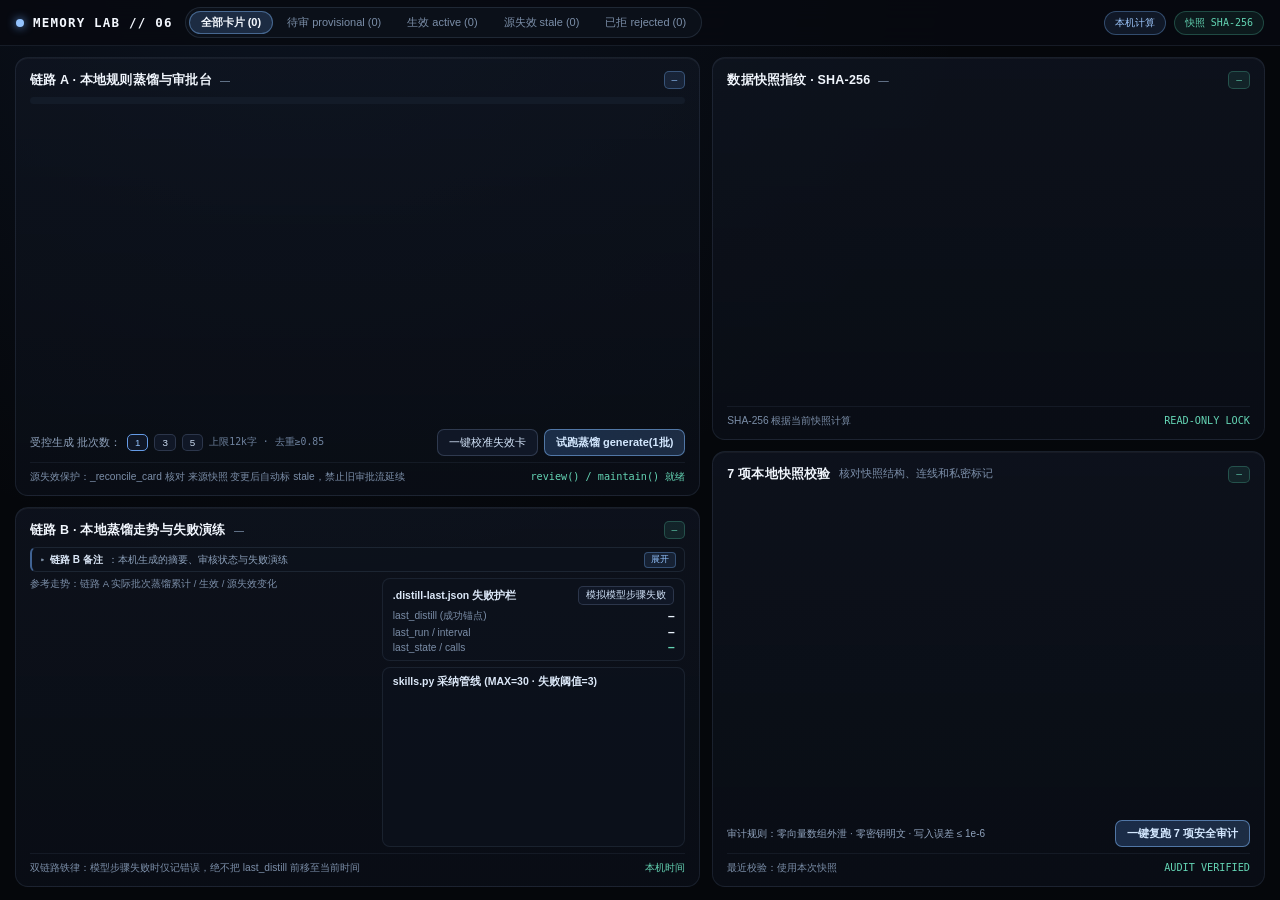
<file: desktop/web/m6.html>
<!DOCTYPE html>
<html lang="zh-CN">
<head>
<meta http-equiv="Content-Security-Policy" content="default-src 'self'; script-src 'self' 'unsafe-inline'; style-src 'self' 'unsafe-inline'; img-src 'self' data:; connect-src 'none'; object-src 'none'; base-uri 'none'; form-action 'none'">
<meta charset="UTF-8" />
<meta name="viewport" content="width=device-width, initial-scale=1.0" />
<title>MEMORY LAB // 06 · 双链路蒸馏与安全审计</title>
<style>
  :root {
    --bg: #05070B;
    --card: #0A0E16;
    --card-in: #0E1420;
    --border: rgba(154, 182, 222, 0.11);
    --border-hi: rgba(110, 172, 250, 0.45);
    --text: #ECF2FA;
    --muted: #7B8EA8;
    --dim: #506178;
    --blue: #659BE6;
    --blue-hi: #94C4FF;
    --silver: #A6B5C9;
    --violet: #7B76B8;
    --teal: #52C8A8;
    --amber: #DFAD64;
    --red: #DF6B78;
    --mono: "JetBrains Mono", "Cascadia Mono", Consolas, monospace;
    --sans: -apple-system, BlinkMacSystemFont, "Segoe UI", "PingFang SC", "Microsoft YaHei", sans-serif;
  }
  * { box-sizing: border-box; margin: 0; padding: 0; }
  html, body {
    width: 100%; height: 100%; overflow: hidden;
    background: radial-gradient(circle at 24% -10%, rgba(56, 98, 168, 0.14), transparent 48%), var(--bg);
    color: var(--text); font-family: var(--sans); font-size: 11.5px; user-select: none;
  }
  .app { display: flex; flex-direction: column; height: 100vh; width: 100vw; overflow: hidden; }
  .mono { font-family: var(--mono); font-variant-numeric: tabular-nums; }

  /* Top Instrument Header (46px fixed) */
  .top {
    height: 46px; min-height: 46px; max-height: 46px; flex-shrink: 0;
    background: rgba(7, 10, 16, 0.88);
    border-bottom: 1px solid var(--border);
    display: flex; align-items: center; justify-content: space-between;
    padding: 0 16px; gap: 12px; backdrop-filter: blur(12px);
  }
  .top-l { display: flex; align-items: center; gap: 12px; min-width: 0; }
  .brand { display: flex; align-items: center; gap: 9px; white-space: nowrap; flex-shrink: 0; }
  .orb { width: 8px; height: 8px; border-radius: 50%; background: var(--blue-hi); box-shadow: 0 0 10px var(--blue); }
  .b-title { font-family: var(--mono); font-size: 12.5px; font-weight: 700; letter-spacing: 1.2px; color: #F4F8FF; }
  .pill-bar {
    display: inline-flex; align-items: center; gap: 2px;
    background: #0B1019; border: 1px solid rgba(154,182,222,0.14);
    border-radius: 999px; padding: 3px; white-space: nowrap;
  }
  .pill {
    background: transparent; border: 1px solid transparent; color: var(--muted);
    font-size: 11px; padding: 3px 11px; border-radius: 999px; cursor: pointer;
    transition: all .14s ease; font-family: inherit; white-space: nowrap;
  }
  .pill:hover { color: #E5EEF9; }
  .pill.active {
    background: rgba(101, 155, 230, 0.20);
    border-color: rgba(130, 188, 255, 0.42);
    color: #F5F9FF; font-weight: 600;
  }
  .top-r { display: flex; align-items: center; gap: 8px; flex-shrink: 0; white-space: nowrap; }
  .ro-pill {
    font-family: var(--mono); font-size: 10px; color: #62D2B2;
    padding: 4px 10px; border-radius: 999px; white-space: nowrap;
    background: rgba(82, 200, 168, 0.09); border: 1px solid rgba(82, 200, 168, 0.28);
  }
  .blue-pill {
    font-family: var(--mono); font-size: 10px; color: #9EC8FF;
    padding: 4px 10px; border-radius: 999px; white-space: nowrap;
    background: rgba(101, 155, 230, 0.11); border: 1px solid rgba(118, 178, 250, 0.34);
  }

  /* 2-Column Main Workspace */
  .main-grid {
    flex: 1; min-height: 0; display: grid;
    grid-template-columns: 1.24fr 1fr;
    gap: 12px; padding: 11px 15px 13px; overflow: hidden;
  }
  .col-stack { display: flex; flex-direction: column; gap: 11px; min-height: 0; overflow: hidden; }

  .card {
    background: linear-gradient(180deg, rgba(16, 22, 34, 0.72) 0%, rgba(10, 14, 22, 0.90) 100%);
    border: 1px solid var(--border);
    border-radius: 13px; padding: 11px 14px;
    display: flex; flex-direction: column; overflow: hidden; min-height: 0;
    box-shadow: inset 0 1px 0 rgba(255, 255, 255, 0.04);
  }
  /* Fixed single-line 22px header & footer -> 0px vertical jump */
  .c-head {
    display: flex; justify-content: space-between; align-items: center;
    gap: 8px; margin-bottom: 6px; flex-shrink: 0;
    height: 22px; min-height: 22px; max-height: 22px; overflow: hidden;
  }
  .c-title-wrap { display: flex; align-items: center; gap: 8px; flex-wrap: nowrap; white-space: nowrap; overflow: hidden; }
  .c-title { font-size: 12.5px; font-weight: 600; color: #F1F6FD; letter-spacing: 0.2px; white-space: nowrap; }
  .c-sub { font-size: 10.5px; color: var(--muted); white-space: nowrap; overflow: hidden; text-overflow: ellipsis; }
  .badge {
    font-family: var(--mono); font-size: 9.5px; padding: 1.5px 7px; border-radius: 5px;
    white-space: nowrap; flex-shrink: 0; line-height: 1.3;
  }
  .badge.warn { color: #E4B56E; background: rgba(223,173,100,0.11); border: 1px solid rgba(223,173,100,0.32); }
  .badge.ok { color: #64D4B4; background: rgba(82,200,168,0.10); border: 1px solid rgba(82,200,168,0.28); }
  .badge.blue { color: #96C4FF; background: rgba(101,155,230,0.13); border: 1px solid rgba(118,178,250,0.34); }
  .badge.err { color: #F08A95; background: rgba(223,107,120,0.12); border: 1px solid rgba(223,107,120,0.35); }
  .badge.dim { color: #8FA2BC; background: rgba(154,182,222,0.08); border: 1px solid rgba(154,182,222,0.18); }

  .card-foot {
    display: flex; justify-content: space-between; align-items: center;
    padding-top: 6px; margin-top: 6px; border-top: 1px solid rgba(154,182,222,0.08);
    font-size: 10.2px; color: var(--muted); flex-shrink: 0; gap: 10px;
    height: 22px; min-height: 22px; max-height: 22px; white-space: nowrap; overflow: hidden;
  }
  .card-foot > span { overflow: hidden; text-overflow: ellipsis; white-space: nowrap; }

  /* Pipeline A Summary & Segmented Bar */
  .dist-stat-row {
    display: flex; justify-content: space-between; align-items: center; gap: 10px;
    margin-bottom: 6px; flex-shrink: 0; white-space: nowrap;
  }
  .seg-bar {
    height: 7px; border-radius: 99px; background: #131B28; overflow: hidden;
    display: flex; gap: 1.5px; margin-bottom: 6px; flex-shrink: 0;
  }
  .kind-strip {
    display: flex; gap: 6px; margin-bottom: 7px; flex-shrink: 0; overflow: hidden; white-space: nowrap;
  }
  .k-pill {
    font-size: 10px; color: #9BB0CA; background: rgba(14,20,32,0.72);
    border: 1px solid rgba(154,182,222,0.10); border-radius: 5px; padding: 2px 7px;
  }
  .k-pill b { font-family: var(--mono); color: #EAF2FC; margin-left: 4px; }

  /* Internal Fixed-Height Scrollable Card Review Queue */
  .card-queue {
    flex: 1; min-height: 0; overflow-y: auto; display: flex; flex-direction: column; gap: 5px;
    padding-right: 3px;
  }
  .card-queue::-webkit-scrollbar { width: 4px; }
  .card-queue::-webkit-scrollbar-thumb { background: rgba(154,182,222,0.22); border-radius: 99px; }
  .d-item {
    border-radius: 7px;
    background: rgba(14,20,32,0.68); border: 1px solid rgba(154,182,222,0.08);
    flex-shrink: 0; overflow: hidden; transition: border-color .14s;
  }
  .d-item.open { border-color: rgba(118,178,250,0.34); background: rgba(16,23,36,0.82); }
  .d-row {
    display: grid; grid-template-columns: 102px 72px 1fr auto;
    align-items: center; gap: 8px;
    padding: 5.5px 9px; cursor: pointer;
  }
  .d-row:hover { background: rgba(118,178,250,0.06); }
  .d-chev { display: inline-block; width: 11px; color: #7C92B0; font-size: 9px; transition: transform .14s; }
  .d-item.open .d-chev { color: var(--blue-hi); }
  .d-kind { font-family: var(--mono); font-size: 9.8px; color: #9BB0CA; white-space: nowrap; }
  .d-txt { font-size: 10.8px; color: #E8F1FC; white-space: nowrap; overflow: hidden; text-overflow: ellipsis; }
  .d-meta { font-family: var(--mono); font-size: 9.2px; color: #6B7E9A; margin-left: 6px; }
  .d-acts { display: flex; justify-content: flex-end; gap: 4px; white-space: nowrap; }
  .d-detail {
    border-top: 1px dashed rgba(154,182,222,0.14);
    padding: 7px 10px 8px; background: rgba(8,12,20,0.66);
    display: flex; flex-direction: column; gap: 5px; user-select: text;
  }
  .dd-full { font-size: 10.8px; color: #DCE8F8; line-height: 1.48; }
  .dd-quote {
    font-size: 10px; color: #92A7C4; padding: 3.5px 7px; border-left: 2px solid rgba(101,155,230,0.45);
    background: rgba(14,20,32,0.58); border-radius: 3px; line-height: 1.4;
  }
  .dd-grid {
    display: grid; grid-template-columns: 1.2fr 1.1fr 1fr; gap: 6px 10px;
    font-family: var(--mono); font-size: 9.4px; color: #7C91AD;
  }
  .dd-grid b { color: #C2D4EC; font-weight: 500; }
  .dd-foot {
    display: flex; justify-content: space-between; align-items: center;
    padding-top: 4px; border-top: 1px solid rgba(154,182,222,0.08); font-size: 9.8px; color: #8397B4;
  }
  .b-note-slot {
    position: relative; height: 24px; min-height: 24px; flex-shrink: 0;
    margin-bottom: 7px; z-index: 15;
  }
  .b-note {
    position: absolute; left: 0; right: 0; top: 0;
    background: rgba(13,18,29,0.72); border: 1px solid rgba(154,182,222,0.12);
    border-left: 2px solid rgba(101,155,230,0.60);
    border-radius: 6px; overflow: hidden;
    transition: border-color .14s, background .14s, box-shadow .14s;
  }
  .b-note.open {
    border-color: rgba(118,178,250,0.48); background: rgba(9,13,22,0.96);
    box-shadow: 0 14px 32px rgba(0,0,0,0.78); backdrop-filter: blur(10px);
  }
  .b-note-head {
    display: flex; align-items: center; justify-content: space-between; gap: 8px;
    padding: 4px 8px; cursor: pointer; font-size: 10px; color: #8CA0BA;
    height: 23px; white-space: nowrap; overflow: hidden;
  }
  .b-note-head:hover { background: rgba(118,178,250,0.06); color: #CFE0F6; }
  .b-note-sum { display: flex; align-items: center; gap: 5px; overflow: hidden; text-overflow: ellipsis; }
  .b-note-sum b { color: #DCE8F8; font-weight: 600; }
  .b-note-btn {
    font-family: var(--mono); font-size: 9px; color: #94C4FF;
    background: rgba(101,155,230,0.12); border: 1px solid rgba(118,178,250,0.32);
    border-radius: 4px; padding: 0.5px 6px; flex-shrink: 0;
  }
  .b-note-body {
    display: none; border-top: 1px dashed rgba(154,182,222,0.14);
    padding: 5px 9px 6px; font-size: 10px; line-height: 1.48; color: #94A8C4;
    flex-direction: column; gap: 2.5px; user-select: text;
  }
  .b-note.open .b-note-body { display: flex; }
  .b-note-body b { color: #E2EEFC; font-weight: 600; }
  .sub-cap { font-size: 9.5px; color: #7B8EA8; line-height: 1.35; }
  .s-btn {
    background: #101726; border: 1px solid rgba(154,182,222,0.20); color: #CFE0F6;
    font-size: 9.8px; padding: 2px 7px; border-radius: 5px; cursor: pointer; font-family: inherit;
  }
  .s-btn:hover { border-color: rgba(118,178,250,0.55); color: #FFF; }
  .s-btn.ok:hover { border-color: rgba(82,200,168,0.65); color: #64D4B4; }
  .s-btn.no:hover { border-color: rgba(223,107,120,0.65); color: #F08A95; }
  .s-btn.ok.sel { background: rgba(82,200,168,0.22); border-color: rgba(82,200,168,0.75); color: #84E4C8; font-weight: 600; }
  .s-btn.no.sel { background: rgba(223,107,120,0.22); border-color: rgba(223,107,120,0.75); color: #F7A0AA; font-weight: 600; }
  .s-btn.skip.sel { background: rgba(154,182,222,0.16); border-color: rgba(154,182,222,0.55); color: #DCE8F8; }
  .ai-tag {
    display: inline-block; font-family: var(--mono); font-size: 9px; line-height: 1.25;
    padding: 0.5px 5px; border-radius: 4px; margin-right: 5px; vertical-align: 1px;
  }
  .ai-tag.ai-ok { color: #64D4B4; background: rgba(82,200,168,0.13); border: 1px solid rgba(82,200,168,0.38); }
  .ai-tag.ai-no { color: #F08A95; background: rgba(223,107,120,0.13); border: 1px solid rgba(223,107,120,0.40); }
  .ai-tag.ai-hold { color: #E4B56E; background: rgba(223,173,100,0.13); border: 1px solid rgba(223,173,100,0.38); }
  .ai-tag.ai-skip { color: #8FA2BC; background: rgba(154,182,222,0.08); border: 1px solid rgba(154,182,222,0.24); }
  .dd-ai { font-size: 10px; color: #B4C6DE; display: flex; align-items: center; gap: 4px; }
  .btn.ok { background: rgba(82,200,168,0.18); border-color: rgba(82,200,168,0.52); color: #7EE4C6; font-weight: 600; }
  .btn.ok:hover { background: rgba(82,200,168,0.30); border-color: rgba(82,200,168,0.75); color: #FFF; }
  .btn.stop { background: rgba(223,107,120,0.16); border-color: rgba(223,107,120,0.55); color: #F7A0AA; }
  .btn.stop:hover { background: rgba(223,107,120,0.28); color: #FFF; }
  dialog.ms-dialog {
    margin: auto; padding: 0; border: 1px solid rgba(118,178,250,0.38); border-radius: 12px;
    background: linear-gradient(180deg, #101725 0%, #0A0F1A 100%); color: var(--text);
    width: min(380px, 90vw); box-shadow: 0 20px 56px rgba(0,0,0,0.78);
  }
  dialog.ms-dialog::backdrop { background: rgba(3,6,12,0.72); backdrop-filter: blur(4px); }
  .ms-dlg-head {
    padding: 12px 16px 8px; font-size: 13px; font-weight: 600; color: #F4F8FF;
    border-bottom: 1px solid rgba(154,182,222,0.10);
  }
  .ms-dlg-body { padding: 12px 16px; font-size: 11.5px; line-height: 1.6; color: #B8CAE0; }
  .ms-dlg-body b { color: #F1F6FD; font-family: var(--mono); }
  .ms-dlg-foot {
    padding: 10px 16px 13px; display: flex; justify-content: flex-end; gap: 8px;
    border-top: 1px solid rgba(154,182,222,0.08);
  }

  .batch-bar {
    display: flex; align-items: center; justify-content: space-between; gap: 10px;
    margin-top: 7px; flex-shrink: 0;
  }
  .distill-controls, .distill-options, .distill-actions { flex-wrap: wrap; }
  .distill-actions .btn:disabled { cursor: default; opacity: 0.65; }
  #moduleUndoStatus { max-width: 100%; white-space: normal; }
  .btn {
    background: #101726; border: 1px solid rgba(154,182,222,0.22); color: #D2E3F8;
    font-size: 11px; padding: 5px 11px; border-radius: 7px; cursor: pointer; font-family: inherit; transition: all .14s;
    white-space: nowrap;
  }
  .btn:hover { background: #18243A; border-color: rgba(130,188,255,0.58); color: #FFF; }
  .btn.pri {
    background: linear-gradient(90deg, rgba(72,126,204,0.28), rgba(101,155,230,0.22));
    border-color: rgba(130,188,255,0.52); color: #D4E8FF; font-weight: 600;
  }
  .btn.pri:hover { background: linear-gradient(90deg, rgba(72,126,204,0.42), rgba(101,155,230,0.34)); }

  /* Bottom-Left Vault Pipeline B + Batch Curve + Skills */
  .b-split {
    flex: 1; min-height: 0; display: grid; grid-template-columns: 1.12fr 1fr; gap: 12px; overflow: hidden;
  }
  .xy-stage { flex: 1; position: relative; min-height: 105px; cursor: crosshair; overflow: hidden; }
  .xy-stage canvas { position: absolute; inset: 0; width: 100%; height: 100%; display: block; }
  .ftip {
    position: absolute; pointer-events: none; z-index: 12; display: none;
    background: rgba(8, 12, 20, 0.95); border: 1px solid rgba(120, 182, 255, 0.45);
    border-radius: 9px; padding: 6px 9px; font-size: 10px; color: var(--text);
    box-shadow: 0 12px 28px rgba(0,0,0,0.72); min-width: 158px; backdrop-filter: blur(8px);
  }
  .ftip.show { display: block; }
  .ft-h {
    display: flex; justify-content: space-between; gap: 8px;
    font-family: var(--mono); font-size: 9.2px; color: var(--blue-hi);
    padding-bottom: 3px; margin-bottom: 3px; border-bottom: 1px solid rgba(154,182,222,0.12);
  }
  .ft-r { display: flex; justify-content: space-between; align-items: center; gap: 8px; margin-top: 2px; }
  .ft-k { color: #8FA2BC; display: inline-flex; align-items: center; gap: 4px; }
  .ft-v { font-family: var(--mono); font-weight: 600; color: #F4F8FF; }
  .leg-l { display: inline-block; width: 10px; border-radius: 2px; }

  .vault-side {
    display: flex; flex-direction: column; justify-content: space-between; gap: 6px; min-height: 0; overflow-y: auto;
  }
  .vault-side::-webkit-scrollbar { width: 3px; }
  .vault-side::-webkit-scrollbar-thumb { background: rgba(154,182,222,0.20); border-radius: 99px; }
  .v-box {
    background: rgba(13,18,29,0.74); border: 1px solid rgba(154,182,222,0.10);
    border-radius: 8px; padding: 7px 10px; display: flex; flex-direction: column; gap: 4px;
  }
  .kv-line { display: flex; justify-content: space-between; align-items: center; font-size: 10.2px; }
  .kv-k { color: var(--muted); }
  .kv-v { font-family: var(--mono); color: #EAF2FC; font-weight: 600; }

  .sk-row {
    display: grid; grid-template-columns: 1fr 90px 54px; align-items: center; gap: 6px;
    padding: 4px 8px; border-radius: 5px; background: rgba(10,14,22,0.68);
    border: 1px solid rgba(154,182,222,0.08); font-size: 10px;
  }

  /* Right Top: 5 Production Pools SHA-256 Lock */
  .pool-table { display: flex; flex-direction: column; gap: 6px; flex: 1; justify-content: space-between; min-height: 0; }
  .pool-row {
    display: grid; grid-template-columns: 1.25fr 66px 70px 1fr 82px;
    align-items: center; gap: 8px;
    padding: 7.5px 10px; border-radius: 8px;
    background: rgba(14,20,32,0.68); border: 1px solid rgba(154,182,222,0.09);
  }
  .pr-name { font-family: var(--mono); font-size: 11px; font-weight: 600; color: #EEF4FC; }
  .pr-desc { font-size: 9.4px; color: #6E829E; display: block; margin-top: 1px; }
  .pr-num { font-family: var(--mono); font-size: 11px; color: #DCE8F8; text-align: right; }
  .pr-sha { font-family: var(--mono); font-size: 9.6px; color: #7C92B0; text-align: right; }

  /* Right Bottom: 7-Point Audit Checklist */
  .audit-list { display: flex; flex-direction: column; gap: 4.8px; flex: 1; justify-content: space-between; min-height: 0; }
  .au-row {
    display: grid; grid-template-columns: 20px 1.2fr 1.1fr 64px;
    align-items: center; gap: 8px;
    padding: 5.5px 9px; border-radius: 7px;
    background: rgba(14,20,32,0.64); border: 1px solid rgba(154,182,222,0.08);
  }
  .au-idx { font-family: var(--mono); font-size: 10px; color: #7B8EA8; }
  .au-name { font-size: 10.8px; color: #EBF3FD; font-weight: 500; white-space: nowrap; overflow: hidden; text-overflow: ellipsis; }
  .au-ev { font-family: var(--mono); font-size: 9.5px; color: #8397B4; text-align: right; white-space: nowrap; }
</style>
<link rel="stylesheet" href="button-feedback.css">
</head>
<body>
<div class="app">
  <!-- TOP HEADER -->
  <header class="top">
    <div class="top-l">
      <div class="brand">
        <i class="orb"></i>
        <span class="b-title">MEMORY LAB // 06</span>
      </div>
      <div class="pill-bar" id="filterPills">
        <button class="pill active" data-st="all">全部卡片 (0)</button>
        <button class="pill" data-st="provisional">待审 provisional (0)</button>
        <button class="pill" data-st="active">生效 active (0)</button>
        <button class="pill" data-st="stale">源失效 stale (0)</button>
        <button class="pill" data-st="rejected">已拒 rejected (0)</button>
      </div>
    </div>
    <div class="top-r">
      <span class="blue-pill">本机计算</span>
      <span class="ro-pill">快照 SHA-256</span>
    </div>
  </header>

  <!-- MAIN 2-COLUMN WORKSPACE -->
  <main class="main-grid">
    <!-- LEFT COLUMN: Pipeline A + Pipeline B -->
    <div class="col-stack">
      <!-- Card 1: Pipeline A (DSH Distillation 本地摘要) -->
      <section class="card" style="flex:1.12">
        <div class="c-head">
          <div class="c-title-wrap">
            <span class="c-title">链路 A · 本地规则蒸馏与审批台</span>
            <span class="c-sub" id="pipeASub">—</span>
          </div>
          <span class="badge blue" id="cardCountBadge">—</span>
        </div>

        <div class="seg-bar" id="segBar">
          <div id="segAct" style="width:0%;background:#52C8A8" title="active"></div>
          <div id="segProv" style="width:0%;background:#659BE6" title="provisional"></div>
          <div id="segStale" style="width:0%;background:#DFAD64" title="stale"></div>
          <div id="segRej" style="width:0%;background:#3A475C" title="rejected"></div>
          <div id="segSup" style="width:0%;background:#7B76B8" title="superseded"></div>
        </div>

        <div class="kind-strip" id="kindStrip"></div>

        <div class="card-queue" id="cardQueue"></div>

        <div class="batch-bar distill-controls">
          <div class="distill-options" style="display:flex;align-items:center;gap:6px;white-space:nowrap">
            <span style="font-size:10.5px;color:#8FA2BC">受控生成 批次数：</span>
            <button class="s-btn" data-b="1" style="border-color:#659BE6;color:#94C4FF" id="b1">1</button>
            <button class="s-btn" data-b="3" id="b3">3</button>
            <button class="s-btn" data-b="5" id="b5">5</button>
            <span class="mono" style="font-size:9.8px;color:#6E829E">上限12k字 · 去重≥0.85</span>
          </div>
          <div class="distill-actions" style="display:flex;align-items:center;gap:6px;white-space:nowrap">
            <button class="btn" id="btnMaintain" title="核对全部失效卡的原始对话证据，能恢复的自动恢复">一键校准失效卡</button>
            <button class="btn pri" id="btnAiReview" hidden title="调用模型对当前待审卡出预审标记，仅生成草案不写盘，可逐条改判后确认落盘">AI预审</button>
            <button class="btn ok" id="btnCommitDraft" hidden>落盘 (0)</button>
            <button class="btn" id="btnClearDraft" hidden>清空</button>
            <button class="btn pri" id="btnGenDry">试跑蒸馏 generate(1批)</button>
            <button class="btn pri" id="btnGenWrite" hidden>生成并保存</button>
            <button class="btn" id="btnModuleUndo" hidden disabled>回滚本页</button>
            <span id="moduleUndoStatus" role="status" hidden></span>
          </div>
        </div>

        <div class="card-foot" id="pipeAFoot" role="status">
          <span>源失效保护：_reconcile_card 核对 来源快照 变更后自动标 stale，禁止旧审批流延续</span>
          <span class="mono" style="color:#64D4B4">review() / maintain() 就绪</span>
        </div>
      </section>

      <!-- Card 2: Pipeline B (Vault Periodic Distillation + Skill Evolution) -->
      <section class="card" style="flex:0.96">
        <div class="c-head">
          <div class="c-title-wrap">
            <span class="c-title">链路 B · 本地蒸馏走势与失败演练</span>
            <span class="c-sub" id="vaultSub">—</span>
          </div>
          <span class="badge ok" id="vaultStateBadge">—</span>
        </div>

        <div class="b-note-slot">
          <div class="b-note" id="bNote">
            <div class="b-note-head" id="bNoteToggle">
              <span class="b-note-sum"><span id="bNoteChev">▸</span><b>链路 B 备注</b>：本机生成的摘要、审核状态与失败演练</span>
              <span class="b-note-btn" id="bNoteBtn">展开</span>
            </div>
            <div class="b-note-body">
              <div>本机按强度和正文去重生成待审核摘要。开启本机写入后，通过和拒绝会保存至本地卡片库；只读或演示模式仅作用于本次会话。</div>
              <div>曲线展示实际生成和审核的批次。失败演练只在沙盒中运行。</div>
            </div>
          </div>
        </div>

        <div class="b-split">
          <!-- Left: 19-Batch Restrained Satin Curve -->
          <div style="display:flex;flex-direction:column;min-height:0">
            <div class="sub-cap" style="margin-bottom:3px;flex-shrink:0">参考走势：链路 A 实际批次蒸馏累计 / 生效 / 源失效变化</div>
            <div class="xy-stage" id="boxDist">
              <canvas id="cvDist"></canvas>
              <div class="ftip" id="tipDist"></div>
            </div>
          </div>

          <!-- Right: Vault State & Fail Guard + Skill Pipeline -->
          <div class="vault-side">
            <div class="v-box">
              <div style="display:flex;justify-content:space-between;align-items:center">
                <span style="font-size:10.5px;font-weight:600;color:#DCE8F8">.distill-last.json 失败护栏</span>
                <button class="s-btn no" id="btnSimFail">模拟模型步骤失败</button>
              </div>
              <div class="kv-line"><span class="kv-k">last_distill (成功锚点)</span><span class="kv-v" id="vLastOk">—</span></div>
              <div class="kv-line"><span class="kv-k">last_run / interval</span><span class="kv-v" id="vRunInt">—</span></div>
              <div class="kv-line"><span class="kv-k">last_state / calls</span><span class="kv-v" id="vStateTxt" style="color:#64D4B4">—</span></div>
            </div>

            <div class="v-box" style="flex:1;justify-content:flex-start;gap:5px">
              <div style="display:flex;justify-content:space-between;align-items:center">
                <span style="font-size:10.5px;font-weight:600;color:#DCE8F8">skills.py 采纳管线 (MAX=30 · 失败阈值=3)</span>
              </div>
              <div id="skillList" style="display:flex;flex-direction:column;gap:4.5px;margin-top:2px"></div>
            </div>
          </div>
        </div>

        <div class="card-foot" id="pipeBFoot" role="status">
          <span>双链路铁律：模型步骤失败时仅记错误，绝不把 last_distill 前移至当前时间</span>
          <span class="mono" style="color:#64D4B4">本机时间</span>
        </div>
      </section>
    </div>

    <!-- RIGHT COLUMN: Production 5-Pool SHA-256 Lock + 7-Point Isolation Security Audit -->
    <div class="col-stack">
      <!-- Card 3: Production 5-Pool Read-Only SHA-256 Fingerprint Lock -->
      <section class="card" style="flex:0.96">
        <div class="c-head">
          <div class="c-title-wrap">
            <span class="c-title">数据快照指纹 · SHA-256</span>
            <span class="c-sub" id="poolSub">—</span>
          </div>
          <span class="badge ok" id="shaStatus">—</span>
        </div>

        <div class="pool-table" id="poolTable"></div>

        <div class="card-foot">
          <span>SHA-256 根据当前快照计算</span>
          <span class="mono" style="color:#64D4B4">READ-ONLY LOCK</span>
        </div>
      </section>

      <!-- Card 4: 7-Point Isolation Parity & Zero-Leakage Security Audit -->
      <section class="card" style="flex:1.10">
        <div class="c-head">
          <div class="c-title-wrap">
            <span class="c-title">7 项本地快照校验</span>
            <span class="c-sub">核对快照结构、连线和私密标记</span>
          </div>
          <span class="badge ok" id="auditBadge">—</span>
        </div>

        <div class="audit-list" id="auditList"></div>

        <div class="batch-bar">
          <span style="font-size:10px;color:#8FA2BC;white-space:nowrap">审计规则：零向量数组外泄 · 零密钥明文 · 写入误差 ≤ 1e-6</span>
          <button class="btn pri" id="btnRerunAudit">一键复跑 7 项安全审计</button>
        </div>

        <div class="card-foot" id="auditFoot" role="status">
          <span>最近校验：使用本次快照</span>
          <span class="mono" style="color:#64D4B4">AUDIT VERIFIED</span>
        </div>
      </section>
    </div>
  </main>
</div>

<dialog id="commitDialog" class="ms-dialog">
  <div class="ms-dlg-head">确认批量落盘</div>
  <div class="ms-dlg-body" id="commitDialogBody"></div>
  <div class="ms-dlg-foot">
    <button class="btn" id="commitDlgCancel" type="button">取消</button>
    <button class="btn ok" id="commitDlgOk" type="button">确认写入</button>
  </div>
</dialog>

<script src="gemini-data.js"></script>
<script>
(function(){
  const LAB = window.parent.labRuntime;
  const fetch = (...args) => parent.labRuntime.request(...args);
  const escapeHtml = window.parent.escapeHtml;

  const DPR = Math.min(2, window.devicePixelRatio || 1);

  // ===== 1. PIPELINE A: SANITIZED REPRESENTATIVE CARDS (INDIVIDUALLY EXPANDABLE) =====
  let CARDS = [];

  let COUNTS = {};
  let curFilter = 'all';
  let maxBatches = 1;
  const expandedIds = new Set();
  const pendingReviews = new Map();
  const pendingSkills = new Set();
  const aiDrafts = new Map(); // id -> { version, aiVerdict, choice: 'approve'|'reject'|'hold'|'skip', reason }
  let aiBusy = false;
  let aiReviewRunning = false;
  let aiStopRequested = false;
  const esc = s => String(s ?? '').replace(/&/g,'&amp;').replace(/</g,'&lt;').replace(/>/g,'&gt;').replace(/"/g,'&quot;');

  function openCommitDialog(sum) {
    const dlg = document.getElementById('commitDialog');
    const body = document.getElementById('commitDialogBody');
    const okBtn = document.getElementById('commitDlgOk');
    const cancelBtn = document.getElementById('commitDlgCancel');
    body.innerHTML = `确认将 <b>${sum.ready}</b> 张卡片的审核结果写入本地卡片库？<br>通过 <b style="color:#64D4B4">${sum.app}</b> 张 · 拒绝 <b style="color:#F08A95">${sum.rej}</b> 张（存疑与跳过项不写入）。<br><span style="color:#7B8EA8;font-size:10.5px">写入后可随时点「回滚本页」一键撤销整批。</span>`;
    return new Promise(resolve => {
      const done = val => {
        okBtn.removeEventListener('click', onOk);
        cancelBtn.removeEventListener('click', onCancel);
        dlg.removeEventListener('cancel', onCancel);
        if (dlg.open) dlg.close();
        resolve(val);
      };
      const onOk = () => done(true);
      const onCancel = e => { if (e && e.type === 'cancel') e.preventDefault(); done(false); };
      okBtn.addEventListener('click', onOk);
      cancelBtn.addEventListener('click', onCancel);
      dlg.addEventListener('cancel', onCancel);
      dlg.showModal();
    });
  }

  function draftSummary() {
    let app = 0, rej = 0, hold = 0, total = 0;
    const byId = new Map(CARDS.map(c => [c.id, c]));
    for (const [id, d] of aiDrafts.entries()) {
      const card = byId.get(id);
      if (!card || card.readOnly || card.version !== d.version || (card.st !== 'provisional' && card.st !== 'stale')) {
        aiDrafts.delete(id);
        continue;
      }
      total += 1;
      if (d.choice === 'approve') app += 1;
      else if (d.choice === 'reject') rej += 1;
      else if (d.choice === 'hold') hold += 1;
    }
    return { app, rej, hold, total, ready: app + rej };
  }

  function syncAiControls() {
    const canBatch = window.parent.labRuntime?.canWrite?.('review_batch') === true;
    document.getElementById('btnGenWrite').hidden = window.parent.labRuntime?.canWrite?.('generate') !== true;
    const btnAi = document.getElementById('btnAiReview');
    const btnCommit = document.getElementById('btnCommitDraft');
    const btnClear = document.getElementById('btnClearDraft');
    const sum = draftSummary();
    btnAi.hidden = !canBatch;
    btnAi.disabled = aiBusy && !aiReviewRunning;
    btnAi.classList.toggle('stop', aiReviewRunning);
    btnAi.classList.toggle('pri', !aiReviewRunning);
    if (!aiReviewRunning) btnAi.textContent = 'AI预审';
    btnCommit.hidden = !canBatch || sum.ready === 0;
    btnCommit.disabled = aiBusy || sum.ready === 0;
    btnCommit.textContent = `落盘 (${sum.app}✓ ${sum.rej}✕)`;
    btnClear.hidden = !canBatch || sum.total === 0;
    btnClear.disabled = aiBusy;
  }

  function renderCards() {
    const q = document.getElementById('cardQueue');
    const items = curFilter === 'all' ? CARDS : CARDS.filter(c => c.st === curFilter);
    q.innerHTML = items.map(c => {
      const isOpen = expandedIds.has(c.id);
      const dispId = c.label || c.id;
      const confTxt = c.confLabel ? `conf ${esc(c.confLabel)}` : `conf ${Number(c.conf || 0).toFixed(2)}`;
      const stCls = c.st === 'active' ? 'ok' : c.st === 'provisional' ? 'blue' : c.st === 'stale' ? 'warn' : c.st === 'rejected' ? 'err' : 'dim';
      const pending = pendingReviews.get(c.id);
      const draft = !c.readOnly && (c.st === 'provisional' || c.st === 'stale') ? aiDrafts.get(c.id) : null;
      const acts = pending
        ? `<button class="s-btn" disabled aria-busy="true">${esc(pending)}</button>`
        : draft
          ? `<button class="s-btn ok${draft.choice === 'approve' ? ' sel' : ''}" data-draft="approve" data-id="${esc(c.id)}" title="确认或改为通过">✓</button><button class="s-btn no${draft.choice === 'reject' ? ' sel' : ''}" data-draft="reject" data-id="${esc(c.id)}" title="确认或改为拒绝">✕</button><button class="s-btn skip${draft.choice === 'skip' ? ' sel' : ''}" data-draft="skip" data-id="${esc(c.id)}" title="本次跳过不落盘">跳</button>`
        : !c.readOnly && c.st === 'provisional'
          ? `<button class="s-btn ok" data-act="app" data-id="${esc(c.id)}">通过</button><button class="s-btn no" data-act="rej" data-id="${esc(c.id)}">拒绝</button>`
          : !c.readOnly && c.st === 'stale'
            ? `<button class="s-btn ok" data-act="recheck" data-id="${esc(c.id)}" title="重新核对原始证据并尝试恢复生效">重审启用</button><button class="s-btn no" data-act="rej" data-id="${esc(c.id)}" title="确认不再使用并移入已拒">驳回</button>`
            : `<span class="mono" style="font-size:9px;color:#6E829E">${esc(c.rev)} · str ${Number(c.str || 0).toFixed(0)}</span>`;
      let aiBadge = '', aiDetail = '';
      if (draft) {
        const edited = draft.choice !== draft.aiVerdict;
        const cls = draft.choice === 'approve' ? 'ai-ok' : draft.choice === 'reject' ? 'ai-no' : draft.choice === 'skip' ? 'ai-skip' : 'ai-hold';
        const tagText = draft.choice === 'approve'
          ? (edited ? '改✓' : 'AI✓')
          : draft.choice === 'reject'
            ? (edited ? '改✕' : 'AI✕')
            : draft.choice === 'skip' ? '跳过' : 'AI?';
        aiBadge = `<span class="ai-tag ${cls}" title="${esc(draft.reason)}">${tagText}</span>`;
        aiDetail = `<div class="dd-ai"><span class="ai-tag ${cls}">${tagText}</span><span>${esc(draft.reason)}</span></div>`;
      }
      const detailHtml = isOpen ? `<div class="d-detail">
        ${aiDetail}
        <div class="dd-full">${esc(c.full)}</div>
        <div class="dd-quote">${esc(c.quote)}</div>
        <div class="dd-grid">
          <span>源修订: <b>${esc(c.sourceRevs)}</b></span>
          <span>生成模型: <b>${esc(c.model)}</b></span>
          <span>更新: <b>${esc(c.updatedAt)}</b></span>
        </div>
        <div class="dd-foot">
          <span>${esc(c.floorRule)}</span>
          <span class="mono" style="color:${c.st==='stale'?'#E4B56E':c.st==='rejected'?'#F08A95':'#94C4FF'}">${esc(c.note)}</span>
        </div>
      </div>` : '';
      return `<div class="d-item${isOpen ? ' open' : ''}" data-card="${esc(c.id)}">
        <div class="d-row" data-toggle="${esc(c.id)}">
          <span class="d-kind"><span class="d-chev">${isOpen ? '▾' : '▸'}</span>${esc(dispId)} · ${esc(c.kind)}</span>
          <span class="badge ${stCls}" style="text-align:center">${esc(c.st)}</span>
          <div class="d-txt">${aiBadge}${esc(c.txt)}<span class="d-meta">${confTxt}</span></div>
          <div class="d-acts">${acts}</div>
        </div>
        ${detailHtml}
      </div>`;
    }).join('');

    q.querySelectorAll('[data-toggle]').forEach(row => row.addEventListener('click', () => {
      const id = row.dataset.toggle;
      if (expandedIds.has(id)) expandedIds.delete(id); else expandedIds.add(id);
      renderCards();
    }));

    q.querySelectorAll('button[data-draft]').forEach(btn => btn.addEventListener('click', e => {
      e.stopPropagation();
      const draft = aiDrafts.get(btn.dataset.id);
      if (!draft || aiBusy) return;
      draft.choice = btn.dataset.draft;
      syncAiControls();
      renderCards();
    }));

    q.querySelectorAll('button[data-act]').forEach(btn => btn.addEventListener('click', async e => {
      e.stopPropagation();
      const card = CARDS.find(x => x.id === btn.dataset.id);
      if (!card || pendingReviews.has(card.id)) return;
      const wasStale = card.st === 'stale';
      const app = btn.dataset.act === 'app' || btn.dataset.act === 'recheck';
      if (location.protocol.startsWith('http') && card.version) {
        const label = wasStale && app ? '重审中…' : app ? '审核中…' : '驳回中…';
        const foot = document.getElementById('pipeAFoot');
        pendingReviews.set(card.id, label);
        foot.textContent = label;
        renderCards();
        try {
          const r = await fetch('/api/cards/review', {
            method: 'POST', headers: { 'Content-Type': 'application/json' },
            body: JSON.stringify({ id: card.id, version: card.version, approved: app })
          });
          const res = await r.json();
          if (!r.ok) {
            document.getElementById('pipeAFoot').innerHTML = `<span style="color:#F08A95">⚠ HTTP ${r.status}: ${esc(res.error)}</span><span class="mono" style="color:#F08A95">CONFLICT</span>`;
            if (r.status === 409) await hydrateM6Cards();
            return;
          }
          await hydrateM6Cards();
          if (wasStale && app && res.status === 'stale') {
            document.getElementById('pipeAFoot').innerHTML = `<span style="color:#E4B56E">⚠ 核对原对话证据已修订/失效 (${esc(res.blocked_by || 'source_validation')})，无法恢复启用；如需清理请点「驳回」</span><span class="mono" style="color:#E4B56E">STILL STALE</span>`;
          } else {
            document.getElementById('pipeAFoot').innerHTML = `<span style="color:#64D4B4">✓ ${esc(card.label || card.id)} 已更新为「${esc(res.status)}」${res.written ? '（已保存）' : '（本地沙盒）'}</span><span class="mono" style="color:#64D4B4">SAVED</span>`;
          }
        } catch (error) {
          foot.textContent = '审核未完成：' + error.message;
        } finally {
          pendingReviews.delete(card.id);
          renderCards();
        }
        return;
      }
      if (wasStale) COUNTS.stale = Math.max(0, COUNTS.stale - 1);
      else COUNTS.provisional = Math.max(0, COUNTS.provisional - 1);
      if (app) { card.st = 'active'; card.note = '已重审恢复生效（active）'; COUNTS.active += 1; }
      else { card.st = 'rejected'; card.note = '已人工驳回（rejected）'; COUNTS.rejected += 1; }
      syncCountsUI();
      renderCards();
      document.getElementById('pipeAFoot').innerHTML = `<span style="color:#64D4B4">✓ ${esc(card.label || card.id)} 本地仿真更新为 ${card.st}</span><span class="mono" style="color:#64D4B4">SIM OK</span>`;
    }));
  }

  function syncCountsUI() {
    const tot = (COUNTS.active||0) + (COUNTS.provisional||0) + (COUNTS.stale||0) + (COUNTS.rejected||0) + (COUNTS.superseded||0) + (COUNTS.archived||0);
    const pct = n => ((n / Math.max(1, tot)) * 100).toFixed(1) + '%';
    document.getElementById('segAct').style.width = pct(COUNTS.active || 0);
    document.getElementById('segProv').style.width = pct(COUNTS.provisional || 0);
    document.getElementById('segStale').style.width = pct(COUNTS.stale || 0);
    document.getElementById('segRej').style.width = pct(COUNTS.rejected || 0);
    document.getElementById('segSup').style.width = pct(COUNTS.superseded || 0);
    const pills = document.querySelectorAll('#filterPills .pill');
    pills[0].textContent = `全部卡片 (${tot})`;
    pills[1].textContent = `待审 provisional (${COUNTS.provisional || 0})`;
    pills[2].textContent = `生效 active (${COUNTS.active || 0})`;
    pills[3].textContent = `源失效 stale (${COUNTS.stale || 0})`;
    pills[4].textContent = `已拒 rejected (${COUNTS.rejected || 0})`;
  }
  renderCards();
  syncCountsUI();

  document.querySelectorAll('#filterPills .pill').forEach(p => p.addEventListener('click', () => {
    document.querySelectorAll('#filterPills .pill').forEach(x => x.classList.remove('active'));
    p.classList.add('active'); curFilter = p.dataset.st; renderCards();
  }));
  [1, 3, 5].forEach(n => document.getElementById('b' + n).addEventListener('click', () => {
    maxBatches = n;
    [1, 3, 5].forEach(k => {
      const b = document.getElementById('b' + k);
      b.style.borderColor = k === n ? '#659BE6' : 'rgba(154,182,222,0.20)';
      b.style.color = k === n ? '#94C4FF' : '#CFE0F6';
    });
    syncBatchLabels();
  }));
  function syncBatchLabels() {
    const write = document.getElementById('btnGenWrite');
    const dry = document.getElementById('btnGenDry');
    if (write.disabled || dry.disabled) return;
    write.textContent = `生成并保存 ${maxBatches} 批`;
    dry.textContent = `试跑蒸馏 generate(${maxBatches}批)`;
  }
  document.getElementById('btnMaintain').addEventListener('click', async function() {
    if (!location.protocol.startsWith('http')) {
      document.getElementById('pipeAFoot').innerHTML = '<span style="color:#94C4FF">✓ 本地预览模式（连接后端即可批量重核失效卡片）</span>';
      return;
    }
    const finish = parent.showButtonProgress(this, '校准中…');
    this.disabled = true;
    try {
      const r = await fetch('/api/cards/maintain', { method: 'POST', headers: { 'Content-Type': 'application/json' }, body: '{}' });
      const res = await r.json();
      if (r.ok) {
        await hydrateM6Cards();
        document.getElementById('pipeAFoot').innerHTML = `<span style="color:#64D4B4">✓ 全量证据核对完成：当前有效=${res.current} · 技能=${res.skills}/${res.skill_capacity} · 新标失效=${res.stale} · 归档=${res.archived}</span><span class="mono" style="color:#64D4B4">MAINTAIN OK</span>`;
      } else {
        document.getElementById('pipeAFoot').innerHTML = `<span style="color:#F08A95">⚠ 校准失败: ${esc(res.error)}</span>`;
      }
    } catch (error) {
      document.getElementById('pipeAFoot').textContent = '校准未完成：' + error.message;
    } finally {
      finish();
      this.disabled = false;
    }
  });
  async function generateCards(dryRun) {
    if (location.protocol.startsWith('http')) {
      const batches = maxBatches;
      const foot = document.getElementById('pipeAFoot');
      const buttons = [document.getElementById('btnGenDry'), document.getElementById('btnGenWrite')];
      if (buttons.some(button => button.disabled)) return;
      buttons.forEach(button => { button.disabled = true; });
      const finish = parent.showButtonProgress(this, '计算中…');
      foot.textContent = dryRun ? '正在试跑蒸馏…' : '正在计算并保存蒸馏候选…';
      try {
        const r = await fetch('/api/cards/generate', {
          method: 'POST', headers: { 'Content-Type': 'application/json' },
          body: JSON.stringify({ batches, dry_run: dryRun })
        });
        const res = await r.json();
        if (r.ok) {
          await hydrateM6Cards();
          document.getElementById('pipeAFoot').innerHTML = `<span style="color:#94C4FF">✓ ${res.written ? '候选已保存' : dryRun ? '蒸馏试跑' : '没有新候选'} (批数=${batches}) · sources=${res.sources} · 候选=${res.planned ?? 0}</span><span class="mono" style="color:#94C4FF">${esc(res.state || 'DRY-RUN')}</span>`;
        } else {
          document.getElementById('pipeAFoot').innerHTML = `<span style="color:#F08A95">⚠ HTTP ${r.status}: ${esc(res.error)}</span>`;
        }
      } catch (error) {
        foot.textContent = '蒸馏未完成：' + error.message;
      } finally {
        finish();
        buttons.forEach(button => { button.disabled = false; });
        syncBatchLabels();
      }
      return;
    }
    document.getElementById('pipeAFoot').innerHTML = `<span style="color:#94C4FF">✓ dry-run generate(max_batches=${maxBatches}, max_chars=12000) 预估增量 +${maxBatches*6} 候选卡 · 0 写盘</span><span class="mono" style="color:#94C4FF">DRY-RUN</span>`;
  }
  document.getElementById('btnGenDry').addEventListener('click', function() { generateCards.call(this, true); });
  document.getElementById('btnGenWrite').addEventListener('click', function() { generateCards.call(this, false); });
  document.getElementById('btnGenWrite').hidden = !LAB.canWrite('generate');

  document.getElementById('btnAiReview').addEventListener('click', async function() {
    if (aiReviewRunning) {
      aiStopRequested = true;
      this.textContent = '停止中…';
      this.disabled = true;
      return;
    }
    if (aiBusy) return;
    const targetSt = curFilter === 'stale' ? 'stale' : 'provisional';
    const initialQueue = CARDS.filter(c => !c.readOnly && c.version && c.st === targetSt && !aiDrafts.has(c.id));
    const foot = document.getElementById('pipeAFoot');
    if (!initialQueue.length) {
      foot.innerHTML = `<span style="color:#E4B56E">当前没有尚未预审的可写 ${targetSt === 'stale' ? '源失效' : '待审'} 卡片</span>`;
      return;
    }
    if (curFilter === 'all' && targetSt === 'provisional') {
      const provPill = document.querySelector('#filterPills .pill[data-st="provisional"]');
      if (provPill) {
        document.querySelectorAll('#filterPills .pill').forEach(x => x.classList.remove('active'));
        provPill.classList.add('active');
        curFilter = 'provisional';
      }
    }
    const totalTarget = initialQueue.length;
    aiBusy = true;
    aiReviewRunning = true;
    aiStopRequested = false;
    syncAiControls();
    let done = 0, nApp = 0, nRej = 0, nHold = 0, skippedProt = 0, lastModel = 'LLM', failedMsg = '';
    const seenIds = new Set();
    try {
      while (!aiStopRequested) {
        const remaining = CARDS.filter(
          c => !c.readOnly && c.version && c.st === targetSt && !aiDrafts.has(c.id) && !seenIds.has(c.id)
        );
        if (!remaining.length) break;
        const chunk = remaining.slice(0, 12);
        chunk.forEach(c => seenIds.add(c.id));
        this.textContent = `停止 (${done}/${totalTarget})`;
        foot.textContent = `AI 自动分批预审中：已完成 ${done}/${totalTarget}，正在审下 ${chunk.length} 张（绝不写盘）…`;
        const r = await fetch('/api/cards/ai-review', {
          method: 'POST', headers: { 'Content-Type': 'application/json' },
          body: JSON.stringify({ cards: chunk.map(c => ({ id: c.id, version: c.version })) })
        });
        const res = await r.json();
        if (!r.ok) {
          failedMsg = res.error || ('HTTP ' + r.status);
          break;
        }
        lastModel = res.model || lastModel;
        skippedProt += Number(res.skipped_protected || 0);
        for (const item of (res.items || [])) {
          aiDrafts.set(item.id, {
            version: item.version, aiVerdict: item.verdict, choice: item.verdict, reason: item.reason
          });
          if (item.verdict === 'approve') nApp += 1;
          else if (item.verdict === 'reject') nRej += 1;
          else nHold += 1;
        }
        done += chunk.length;
        syncAiControls();
        renderCards();
      }
      const skipNote = skippedProt ? ` · 跳过受保护 ${skippedProt} 张` : '';
      if (failedMsg) {
        foot.innerHTML = `<span style="color:#F08A95">⚠ 第 ${done + 1} 张起预审中断：${esc(failedMsg)}（已保留前 ${done} 张标记）</span>`;
      } else if (aiStopRequested) {
        foot.innerHTML = `<span style="color:#E4B56E">已手动停止（已完成 ${done}/${totalTarget} · 通过 ${nApp} · 拒绝 ${nRej} · 存疑 ${nHold}）· 可直接改判或落盘</span><span class="mono" style="color:#E4B56E">PAUSED</span>`;
      } else {
        foot.innerHTML = `<span style="color:#64D4B4">✓ AI 全部预审完成（${esc(lastModel)} · 共 ${done} 张：通过 ${nApp} · 拒绝 ${nRej} · 存疑 ${nHold}${skipNote}）· 改判后点「落盘」</span><span class="mono" style="color:#94C4FF">DRAFT</span>`;
      }
    } catch (error) {
      foot.textContent = `AI 预审中断（已保留 ${done} 张）：` + error.message;
    } finally {
      aiBusy = false;
      aiReviewRunning = false;
      aiStopRequested = false;
      syncAiControls();
      renderCards();
    }
  });

  document.getElementById('btnCommitDraft').addEventListener('click', async function() {
    if (aiBusy) return;
    const sum = draftSummary();
    if (!sum.ready) return;
    if (!await openCommitDialog(sum)) return;
    const byId = new Map(CARDS.map(c => [c.id, c]));
    const items = [];
    for (const [id, d] of aiDrafts.entries()) {
      if (d.choice !== 'approve' && d.choice !== 'reject') continue;
      const card = byId.get(id);
      if (!card || card.version !== d.version) continue;
      items.push({ id, version: d.version, approved: d.choice === 'approve' });
    }
    if (!items.length) return;
    aiBusy = true;
    syncAiControls();
    const foot = document.getElementById('pipeAFoot');
    const finish = parent.showButtonProgress(this, `落盘中 (${items.length}张)…`);
    foot.textContent = `正在原子写入 ${items.length} 张审核结果…`;
    try {
      const r = await fetch('/api/cards/review-batch', {
        method: 'POST', headers: { 'Content-Type': 'application/json' },
        body: JSON.stringify({ items })
      });
      const res = await r.json();
      if (!r.ok) {
        foot.innerHTML = `<span style="color:#F08A95">⚠ 批量落盘失败：${esc(res.error || ('HTTP ' + r.status))}</span>`;
        if (r.status === 409) await hydrateM6Cards();
        return;
      }
      for (const it of items) aiDrafts.delete(it.id);
      await hydrateM6Cards();
      syncUndo();
      const extra = [];
      if (res.stale) extra.push(`源失效 ${res.stale}`);
      if (res.blocked) extra.push(`校验未过 ${res.blocked}`);
      const extraTxt = extra.length ? ' · ' + extra.join(' · ') : '';
      foot.innerHTML = `<span style="color:#64D4B4">✓ 已原子落盘 ${res.applied || items.length} 张（通过 ${res.active || 0} · 拒绝 ${res.rejected || 0}${extraTxt}）· 支持「回滚本页」</span><span class="mono" style="color:#64D4B4">BATCH SAVED</span>`;
    } catch (error) {
      foot.textContent = '批量落盘未完成：' + error.message;
    } finally {
      aiBusy = false;
      finish();
      syncAiControls();
      renderCards();
    }
  });

  document.getElementById('btnClearDraft').addEventListener('click', () => {
    if (aiBusy) return;
    aiDrafts.clear();
    syncAiControls();
    renderCards();
    document.getElementById('pipeAFoot').innerHTML = '<span style="color:#94C4FF">已清空 AI 预审草案（未写入任何改动）</span>';
  });

  // ===== 2. PIPELINE B: VAULT GUARDRAIL + SKILL EVOLUTION =====
  const bNoteEl = document.getElementById('bNote');
  document.getElementById('bNoteToggle').addEventListener('click', () => {
    const isOpen = bNoteEl.classList.toggle('open');
    document.getElementById('bNoteChev').textContent = isOpen ? '▾' : '▸';
    document.getElementById('bNoteBtn').textContent = isOpen ? '缩小' : '展开';
  });

  let simFailed = false;
  let lastVaultInfo = null;
  function renderVaultInfo(v) {
    if (!v) return;
    lastVaultInfo = v;
    const vb = document.getElementById('vaultStateBadge');
    const vs = document.getElementById('vStateTxt');
    document.getElementById('vaultSub').textContent = `本地蒸馏 · ${v.notes || 0} 篇笔记 · ${v.logs || 0} 条调度日志`;
    document.getElementById('vLastOk').textContent = v.last || '未记录';
    document.getElementById('vRunInt').textContent = `${String(v.run || '—').slice(0, 10)} · ${v.since ?? '-'} / ${v.every ?? 3} 天`;
    const isOk = v.state === 'ok';
    vb.className = 'badge ' + (isOk ? 'ok' : 'warn');
    vb.textContent = `last_state: ${v.state || 'unknown'} · ${v.mode || 'distill'} (${v.since ?? '-'}/${v.every ?? 3}天)`;
    vs.style.color = isOk ? '#64D4B4' : '#E4B56E';
    vs.textContent = `${v.state || 'unknown'} · calls=${v.calls ?? 0}`;
  }
  document.getElementById('btnSimFail').addEventListener('click', async function(){
    simFailed = !simFailed;
    const vb = document.getElementById('vaultStateBadge');
    const vs = document.getElementById('vStateTxt');
    if (simFailed) {
      this.textContent = '恢复正常状态';
      if (location.protocol.startsWith('http')) {
        const finish = parent.showButtonProgress(this, '检测中…');
        this.disabled = true;
        try {
          const r = await fetch('/api/vault/probe', { method: 'POST', headers: { 'Content-Type': 'application/json' }, body: '{}' });
          const res = await r.json();
          if (r.ok && res.guard_ok) {
            vb.className = 'badge err'; vb.textContent = '隔离探针: model 失败 · last_distill 锁定不前移';
            vs.style.color = '#F08A95'; vs.textContent = `guard=PASS (锚点保持 ${res.preserved_last_distill || '—'})`;
            document.getElementById('pipeBFoot').innerHTML = `<span style="color:#F08A95">✓ 本地失败演练：保留上一次成功批次 ${esc(res.preserved_last_distill)}</span><span class="mono" style="color:#F08A95">GUARD VERIFIED</span>`;
            return;
          }
        } catch (_) {}
        finally { finish(); this.disabled = false; }
      }
      vb.className = 'badge err'; vb.textContent = 'last_state: error · last_distill 锁定不前移';
      vs.style.color = '#F08A95'; vs.textContent = 'error (模型超时 · 锚点未改)';
      document.getElementById('pipeBFoot').innerHTML = '<span style="color:#F08A95">⚠ 检测到模型步骤失败：last_distill 保持原成功锚点，拒绝吞错前移</span><span class="mono" style="color:#F08A95">GUARD HIT</span>';
    } else {
      this.textContent = '模拟模型步骤失败';
      if (lastVaultInfo) renderVaultInfo(lastVaultInfo);
      document.getElementById('pipeBFoot').innerHTML = '<span>双链路铁律：模型步骤失败时仅记错误，绝不把 last_distill 前移至当前时间</span><span class="mono" style="color:#64D4B4">本机时间</span>';
    }
  });

  let SKILLS = [];
  function renderSkills() {
    document.getElementById('skillList').innerHTML = SKILLS.map((s, idx) => {
      const cls = s.st === 'active' ? 'ok' : s.st === 'reviewed' ? 'blue' : s.st === 'failed' ? 'err' : 'warn';
      return `<div class="sk-row">
        <span class="mono" style="color:#DCE8F8;overflow:hidden;text-overflow:ellipsis;white-space:nowrap">${esc(s.name)}</span>
        <span class="badge ${cls}" style="text-align:center">${esc(s.st)}${s.fails == null ? '' : ' (' + s.fails + '/3)'}</span>
        <div style="display:flex;gap:3px;justify-content:flex-end">
          ${pendingSkills.has(s.id) ? '<button class="s-btn" disabled aria-busy="true">记录中…</button>' : `
          <button class="s-btn ok" data-sk="${idx}" data-ok="1" ${s.readOnly ? 'disabled' : ''}>✓</button>
          <button class="s-btn no" data-sk="${idx}" data-ok="0" ${s.readOnly ? 'disabled' : ''}>✕</button>`}
        </div>
      </div>`;
    }).join('');
    document.querySelectorAll('#skillList button').forEach(b => b.addEventListener('click', async () => {
      const s = SKILLS[Number(b.dataset.sk)];
      const isOk = b.dataset.ok === '1';
      if (location.protocol.startsWith('http') && s.id) {
        if (pendingSkills.has(s.id)) return;
        const foot = document.getElementById('pipeBFoot');
        pendingSkills.add(s.id);
        foot.textContent = '正在记录技能结果…';
        renderSkills();
        try {
          const r = await fetch('/api/cards/outcome', {
            method: 'POST', headers: { 'Content-Type': 'application/json' },
            body: JSON.stringify({ id: s.id, version: s.version, ok: isOk })
          });
          const result = await r.json();
          if (!r.ok) throw new Error(result.error || '保存技能结果失败');
          await hydrateM6Cards();
          foot.textContent = result.written ? '技能结果已保存' : '技能结果已记录';
        } catch (error) {
          foot.textContent = error.message;
        } finally {
          pendingSkills.delete(s.id);
          renderSkills();
        }
        return;
      }
      if (isOk) {
        s.fails = 0;
        s.st = s.st === 'draft' ? 'reviewed' : 'active';
      } else {
        s.fails += 1;
        if (s.fails >= 3) s.st = 'failed';
      }
      renderSkills();
    }));
  }
  renderSkills();

  // ===== 3. PIPELINE A/B 19-BATCH RESTRAINED 3-TIER SATIN CURVE =====
  const cvD = document.getElementById('cvDist'), boxD = document.getElementById('boxDist'), tipD = document.getElementById('tipDist');
  let hovD = { active: true, x: null, y: null, idx: 12, pinned: true };
  let BATCH_TOT = [0,0];
  let BATCH_ACT = [0,0];
  let BATCH_STL = [0,0];

  function fitCv(cv) {
    const r = cv.parentElement.getBoundingClientRect();
    const w = Math.max(180, Math.round(r.width || 360)), h = Math.max(95, Math.round(r.height || 140));
    const tw = Math.round(w * DPR), th = Math.round(h * DPR);
    if (Math.abs(cv.width - tw) > 1 || Math.abs(cv.height - th) > 1) { cv.width = tw; cv.height = th; }
    const ctx = cv.getContext('2d'); ctx.setTransform(DPR, 0, 0, DPR, 0, 0);
    return { ctx, w, h };
  }
  function buildMonotone(ctx, pts) {
    const n = pts.length; if (n < 2) return;
    const dx=[], dy=[], m=[];
    for (let i=0;i<n-1;i++){ dx[i]=pts[i+1].x-pts[i].x; dy[i]=pts[i+1].y-pts[i].y; m[i]=dy[i]/(dx[i]||1e-6); }
    const t = new Array(n).fill(0); t[0]=m[0]; t[n-1]=m[n-2];
    for (let i=1;i<n-1;i++) t[i]=(m[i-1]*m[i]<=0)?0:(m[i-1]+m[i])*0.5;
    for (let i=0;i<n-1;i++){
      if (Math.abs(m[i])<1e-6){ t[i]=0; t[i+1]=0; continue; }
      const a=t[i]/m[i], b=t[i+1]/m[i], h=Math.hypot(a,b);
      if (h>3){ const s=3/h; t[i]=s*a*m[i]; t[i+1]=s*b*m[i]; }
    }
    ctx.beginPath(); ctx.moveTo(pts[0].x, pts[0].y);
    for (let i=0;i<n-1;i++){
      const h=dx[i]/3;
      ctx.bezierCurveTo(pts[i].x+h, pts[i].y+h*t[i], pts[i+1].x-h, pts[i+1].y-h*t[i+1], pts[i+1].x, pts[i+1].y);
    }
  }
  function sampleInterp(arr, fIdx) {
    const n = arr.length;
    const i0 = Math.max(0, Math.min(n-1, Math.floor(fIdx))), i1 = Math.max(0, Math.min(n-1, Math.ceil(fIdx)));
    if (i0 === i1) return arr[i0];
    const u = fIdx - i0, cs = (1 - Math.cos(u * Math.PI)) * 0.5;
    return arr[i0] + (arr[i1] - arr[i0]) * (u * 0.65 + cs * 0.35);
  }
  function drawPill(ctx, w, h, txt, px, py) {
    ctx.save(); ctx.font = '600 9px "JetBrains Mono", monospace';
    const pw = ctx.measureText(txt).width + 9, ph = 14.5;
    const rx = Math.max(2, Math.min(w - pw - 2, px - pw / 2)), ry = Math.max(2, Math.min(h - ph - 1, py - ph / 2));
    ctx.fillStyle = '#121B2A'; ctx.strokeStyle = 'rgba(118,180,255,0.55)'; ctx.lineWidth = 0.85;
    ctx.beginPath(); ctx.roundRect(rx, ry, pw, ph, 4); ctx.fill(); ctx.stroke();
    ctx.fillStyle = '#A8D0FF'; ctx.textAlign = 'center'; ctx.textBaseline = 'middle';
    ctx.fillText(txt, rx + pw / 2, ry + ph / 2 + 0.4); ctx.restore();
  }

  function drawDistCurve() {
    const { ctx, w, h } = fitCv(cvD);
    const N = BATCH_TOT.length;
    const MAX_V = Math.max(260, Math.ceil((Math.max(...BATCH_TOT) || 240) / 40) * 40);
    const PAD = { l: 34, r: 10, t: 12, b: 20 };
    const ix = i => PAD.l + (i / Math.max(1, N - 1)) * (w - PAD.l - PAD.r);
    const vy = v => PAD.t + (1 - Math.max(0, Math.min(MAX_V, v)) / MAX_V) * (h - PAD.t - PAD.b);

    ctx.clearRect(0, 0, w, h);
    ctx.font = '9px "JetBrains Mono", monospace'; ctx.textAlign = 'right'; ctx.textBaseline = 'middle';
    [0, Math.round(MAX_V / 2), MAX_V].forEach(v => {
      const y = Math.round(vy(v)) + 0.5;
      ctx.strokeStyle = v === 0 ? 'rgba(148,172,206,0.14)' : 'rgba(148,172,206,0.045)'; ctx.lineWidth = 0.75;
      ctx.beginPath(); ctx.moveTo(PAD.l, y); ctx.lineTo(w - PAD.r, y); ctx.stroke();
      ctx.fillStyle = '#5F718A'; ctx.fillText(String(v), PAD.l - 6, y);
    });
    ctx.font = '9px "JetBrains Mono", monospace'; ctx.fillStyle = '#5F718A'; ctx.textAlign = 'center'; ctx.textBaseline = 'top';
    [0, Math.floor((N-1)*0.25), Math.floor((N-1)*0.5), Math.floor((N-1)*0.75), N - 1].forEach(i => ctx.fillText('B' + (i + 1), ix(i), h - PAD.b + 4));

    const strokeC = (arr, col, lw, fill, glow, core) => {
      const pts = arr.map((v, i) => ({ x: ix(i), y: vy(v) }));
      if (fill) {
        buildMonotone(ctx, pts);
        ctx.lineTo(pts[pts.length-1].x, h - PAD.b); ctx.lineTo(pts[0].x, h - PAD.b); ctx.closePath();
        ctx.fillStyle = fill; ctx.fill();
      }
      ctx.save();
      buildMonotone(ctx, pts);
      ctx.strokeStyle = col; ctx.lineWidth = lw; ctx.lineCap = 'round';
      if (glow) { ctx.shadowColor = glow; ctx.shadowBlur = 6; }
      ctx.stroke();
      if (core) { ctx.shadowBlur = 0; ctx.strokeStyle = core; ctx.lineWidth = lw * 0.35; ctx.stroke(); }
      ctx.restore();
    };

    const gS = ctx.createLinearGradient(0, PAD.t + 20, 0, h - PAD.b);
    gS.addColorStop(0, 'rgba(123, 118, 184, 0.11)'); gS.addColorStop(1, 'rgba(123, 118, 184, 0)');
    strokeC(BATCH_STL, '#7B76B8', 0.85, gS);

    const gA = ctx.createLinearGradient(0, PAD.t + 14, 0, h - PAD.b);
    gA.addColorStop(0, 'rgba(166, 181, 201, 0.055)'); gA.addColorStop(1, 'rgba(166, 181, 201, 0)');
    strokeC(BATCH_ACT, '#A6B5C9', 1.12, gA);

    const gT = ctx.createLinearGradient(0, PAD.t, 0, h - PAD.b);
    gT.addColorStop(0, 'rgba(101, 155, 230, 0.25)'); gT.addColorStop(0.55, 'rgba(101, 155, 230, 0.055)'); gT.addColorStop(1, 'rgba(101, 155, 230, 0)');
    strokeC(BATCH_TOT, '#659BE6', 1.75, gT, 'rgba(101, 155, 230, 0.34)', 'rgba(218, 236, 255, 0.48)');

    if (hovD.active) {
      const fIdx = hovD.pinned ? hovD.idx : Math.max(0, Math.min(N - 1, ((hovD.x - PAD.l) / (w - PAD.l - PAD.r)) * (N - 1)));
      const rIdx = Math.round(fIdx), cx = ix(fIdx), vt = sampleInterp(BATCH_TOT, fIdx), va = sampleInterp(BATCH_ACT, fIdx), vs = sampleInterp(BATCH_STL, fIdx);
      const cy = vy(vt);

      ctx.save();
      ctx.strokeStyle = 'rgba(130, 183, 247, 0.45)'; ctx.lineWidth = 0.75; ctx.setLineDash([2.5, 3]);
      ctx.beginPath(); ctx.moveTo(cx, PAD.t); ctx.lineTo(cx, h - PAD.b); ctx.stroke();
      ctx.strokeStyle = 'rgba(205, 222, 244, 0.20)';
      ctx.beginPath(); ctx.moveTo(PAD.l, cy); ctx.lineTo(w - PAD.r, cy); ctx.stroke();
      ctx.restore();

      ctx.fillStyle = '#7B76B8'; ctx.beginPath(); ctx.arc(cx, vy(vs), 2.0, 0, Math.PI * 2); ctx.fill();
      ctx.fillStyle = '#A6B5C9'; ctx.beginPath(); ctx.arc(cx, vy(va), 2.3, 0, Math.PI * 2); ctx.fill();
      ctx.fillStyle = 'rgba(101, 155, 230, 0.24)'; ctx.beginPath(); ctx.arc(cx, cy, 6.8, 0, Math.PI * 2); ctx.fill();
      ctx.fillStyle = '#CFE4FF'; ctx.strokeStyle = '#0B0E14'; ctx.lineWidth = 1.5;
      ctx.beginPath(); ctx.arc(cx, cy, 3.0, 0, Math.PI * 2); ctx.fill(); ctx.stroke();

      drawPill(ctx, w, h, 'B' + (rIdx + 1), cx, h - PAD.b + 9);
      drawPill(ctx, w, h, Math.round(vt) + '卡', PAD.l / 2 + 1, cy);

      tipD.innerHTML = `<div class="ft-h"><span>第 ${rIdx+1} 批次</span><span>本地摘要</span></div>
        <div class="ft-r"><span class="ft-k"><i class="leg-l" style="height:2px;background:#659BE6"></i>累计卡</span><span class="ft-v">${BATCH_TOT[rIdx]} 张</span></div>
        <div class="ft-r"><span class="ft-k"><i class="leg-l" style="height:1.2px;background:#A6B5C9"></i>生效卡</span><span class="ft-v">${BATCH_ACT[rIdx]} 张</span></div>
        <div class="ft-r"><span class="ft-k"><i class="leg-l" style="height:0.9px;background:#7B76B8"></i>源失效</span><span class="ft-v">${BATCH_STL[rIdx]} 张</span></div>`;
      tipD.style.left = ((cx + 160 < w) ? (cx + 10) : (cx - 155)) + 'px';
      tipD.style.top = Math.max(4, Math.min(h - 74, cy - 26)) + 'px';
      tipD.classList.add('show');
    } else { tipD.classList.remove('show'); }
  }
  boxD.addEventListener('mousemove', e => { const r=boxD.getBoundingClientRect(); hovD={active:true,x:e.clientX-r.left,y:e.clientY-r.top,idx:12,pinned:false}; });
  boxD.addEventListener('mouseleave', () => { hovD.active = false; });

  // ===== 4. RIGHT TOP: 5 PRODUCTION POOLS SHA-256 LOCK =====
  let POOLS = [];
  function renderPools() {
    document.getElementById('poolTable').innerHTML = POOLS.map(p => `
      <div class="pool-row">
        <div><span class="pr-name">${esc(p.name)}</span><span class="pr-desc">${esc(p.desc)}</span></div>
        <span class="pr-num">${esc(p.cnt)}</span>
        <span class="pr-num" style="color:#8CA0BA">${esc(p.kb)}</span>
        <span class="pr-sha">${esc(p.sha)}</span>
        <span class="badge ${p.status === '已计算' ? 'ok' : 'dim'}" style="text-align:center">${esc(p.status || '未计算')}</span>
      </div>`).join('');
  }
  renderPools();

  // ===== 5. RIGHT BOTTOM: 7-POINT ISOLATION PARITY & ZERO-LEAK AUDIT =====
  let AUDITS = [];
  const auditList = document.getElementById('auditList');
  function renderAudit(checkingIdx = -1) {
    auditList.innerHTML = AUDITS.map((a, idx) => {
      const b = checkingIdx === idx
        ? `<span class="badge blue" style="text-align:center">CHECKING</span>`
        : `<span class="badge ${a.ok == null ? 'blue' : a.ok ? 'ok' : 'err'}" style="text-align:center">${a.ok == null ? '来源' : a.ok ? 'PASS' : 'FAIL'}</span>`;
      return `<div class="au-row">
        <span class="au-idx">0${idx + 1}</span>
        <span class="au-name">${esc(a.name)}</span>
        <span class="au-ev">${esc(a.ev)}</span>
        ${b}
      </div>`;
    }).join('');
  }
  renderAudit();

  let auditing = false;
  document.getElementById('btnRerunAudit').addEventListener('click', async function() {
    if (auditing) return;
    auditing = true;
    const finish = parent.showButtonProgress(this, '审计中…');
    this.disabled = true;
    const badge = document.getElementById('auditBadge');
    if (location.protocol.startsWith('http')) {
      badge.className = 'badge blue';
      badge.textContent = '正在执行 7 项快照校验…';
      renderAudit(0);
      try {
        const r = await fetch('/api/audit/run', { method: 'POST', headers: { 'Content-Type': 'application/json' }, body: '{}' });
        const au = await r.json();
        if (!r.ok) throw new Error(au.error || '快照校验失败');
        applyAuditData(au);
        document.getElementById('auditFoot').innerHTML = `<span style="color:#64D4B4">✓ ${au.passed} / ${au.total} 项本地快照复核完成 (${esc(au.checked_at)})</span><span class="mono" style="color:#64D4B4">VERIFIED</span>`;
      } catch (error) {
        badge.className = 'badge err';
        badge.textContent = '校验未完成';
        document.getElementById('auditFoot').textContent = error.message;
      } finally {
        auditing = false;
        finish();
        this.disabled = false;
      }
      return;
    }
    let step = 0;
    const timer = setInterval(() => {
      if (step < AUDITS.length) {
        badge.className = 'badge blue';
        badge.textContent = `复核中 0${step + 1} / 07 ...`;
        renderAudit(step);
        step += 1;
      } else {
        clearInterval(timer);
        auditing = false;
        finish();
        this.disabled = false;
        renderAudit(-1);
        badge.className = 'badge ok';
        badge.textContent = '快照校验通过';
      }
    }, 110);
  });

  async function hydrateM6Cards() {
    const r = await fetch('/api/cards', { cache: 'no-store' });
    if (!r.ok) return;
    const res = await r.json();
    CARDS = res.cards || [];
    COUNTS = res.counts || COUNTS;
    if (CARDS.length && !CARDS.some(c => expandedIds.has(c.id))) {
      expandedIds.clear();
      expandedIds.add(CARDS[0].id);
    }
    const tot = CARDS.length;
    document.getElementById('pipeASub').textContent = `${res.batches || 0} 批次完成 · ${res.model || '本地规则'} · 实时同步 ${tot} 张卡片`;
    document.getElementById('cardCountBadge').textContent = `${tot} / MAX ${res.capacity || 300} 卡 · config ${res.config || ''}`;
    const k = res.kinds || {};
    const kindOrder = ['关系模式', '偏好', '界限', 'skill', '画像', '身体偏好'];
    const kindHtml = kindOrder.map(name => `<span class="k-pill">${esc(name)}<b>${k[name] || 0}</b></span>`).join('')
      + `<span class="k-pill" style="margin-left:auto;color:#E4B56E">stale 源失效不可覆盖 <b>${COUNTS.stale || 0}</b></span>`;
    document.getElementById('kindStrip').innerHTML = kindHtml;
    if (Array.isArray(res.history) && res.history.length >= 2) {
      BATCH_TOT = res.history.map(x => x[0]);
      BATCH_ACT = res.history.map(x => x[1]);
      BATCH_STL = res.history.map(x => x[2]);
      hovD.idx = Math.min(hovD.idx, BATCH_TOT.length - 1);
    }
    if (Array.isArray(res.skills)) {
      SKILLS = res.skills;
      renderSkills();
    }
    if (res.vault) renderVaultInfo(res.vault);
    syncCountsUI();
    syncAiControls();
    renderCards();
  }

  function applyAuditData(au) {
    if (!au) return;
    if (Array.isArray(au.pools) && au.pools.length) {
      POOLS = au.pools.map(p => ({
        name: p.name, desc: p.desc, cnt: `${p.count} ${p.unit}`,
        kb: `${Number(p.kb).toLocaleString()} KB`, sha: p.sha, status: p.status
      }));
      const memTot = au.pools.filter(p => p.unit === '条').reduce((a, b) => a + b.count, 0);
      const sessTot = au.pools.filter(p => p.unit === '会话').reduce((a, b) => a + b.count, 0);
      document.getElementById('poolSub').textContent = `${memTot.toLocaleString()} 记忆 + ${sessTot} 工作会话 · 全程只读挂载`;
      document.getElementById('shaStatus').className = 'badge ' + ('ok');
      document.getElementById('shaStatus').textContent = au.pools.some(p => p.status === '只读') ? '源文件指纹已计算' : '快照指纹已计算';
      renderPools();
    }
    if (Array.isArray(au.items) && au.items.length) {
      AUDITS = au.items;
      renderAudit(-1);
      const badge = document.getElementById('auditBadge');
      badge.className = 'badge ' + (au.passed === au.total ? 'ok' : 'err');
      badge.textContent = `${au.passed} / ${au.total} PASS`;
    }
  }
  async function hydrateM6Audit() {
    const r = await fetch('/api/audit', { cache: 'no-store' });
    if (r.ok) applyAuditData(await r.json());
  }

  const syncUndo = parent.bindModuleUndo(document.getElementById('btnModuleUndo'),
    document.getElementById('moduleUndoStatus'), 'm6', 'generate');
  window.refreshData = () => {
    syncUndo();
    syncAiControls();
    hydrateM6Cards().catch(() => {});
    hydrateM6Audit().catch(() => {});
  };
  window.refreshData();

  function loop() { drawDistCurve(); requestAnimationFrame(loop); }
  requestAnimationFrame(loop);
})();
</script>
</body>
</html>
</file>
<file: desktop/web/connection.css>
[hidden] { display:none!important; }
.nav .nav-l, .nav .nav-r { flex: 0 1 auto; min-width: 0; }
.nav .nav-r { gap:6px; }
@media (max-width: 1320px) { .nav #navLock { display:none; } }
@media (max-width: 1150px) { .nav #navTotal { display:none; } }
.workspace-empty { flex:1; display:grid; align-content:center; justify-items:center; gap:12px; }
.workspace-empty h1 { font-size:20px; color:#dbe9fa; margin:0; }
.workspace-empty p { font-size:13px; color:#98acc6; margin:0 0 8px; }
.source-dialog { width:min(550px,90vw); padding:24px; background:#0e1727; color:#e3efff; border:1px solid #385575; border-radius:12px; }
.source-dialog::backdrop { background:#010409c9; }
.source-head,.source-actions,.source-types { display:flex; align-items:center; gap:8px; flex-wrap:wrap; }
.source-head { justify-content:space-between; }
.source-head h2 { margin:0; font-size:18px; }
.source-types { margin:18px 0; }
.source-dialog p { color:#a2b5cf; font-size:12px; }
.source-dialog form { display:grid; gap:12px; }
.source-dialog label { display:grid; gap:5px; font-size:12px; color:#b8cce6; }
.source-dialog input,.source-dialog select { width:100%; min-width:0; height:32px; color:#e0ebfc; background:#080f1d; border:1px solid #354d6c; padding:5px 8px; border-radius:5px; }
.fields-grid { display:grid; grid-template-columns:1fr 1fr; gap:10px; }
.source-dialog #sourceError { color:#ffabb4; min-height:1em; }
.source-dialog .btn-nav,.workspace-empty .btn-nav { padding:7px 11px; }
button:focus-visible, input:focus-visible, select:focus-visible { outline:2px solid #71b5ff; outline-offset:2px; }
</file>
<file: desktop/web/button-feedback.css>
button:enabled:active { filter: brightness(1.25); }
button[aria-busy="true"] { cursor: progress; opacity: 0.75; }
</file>
